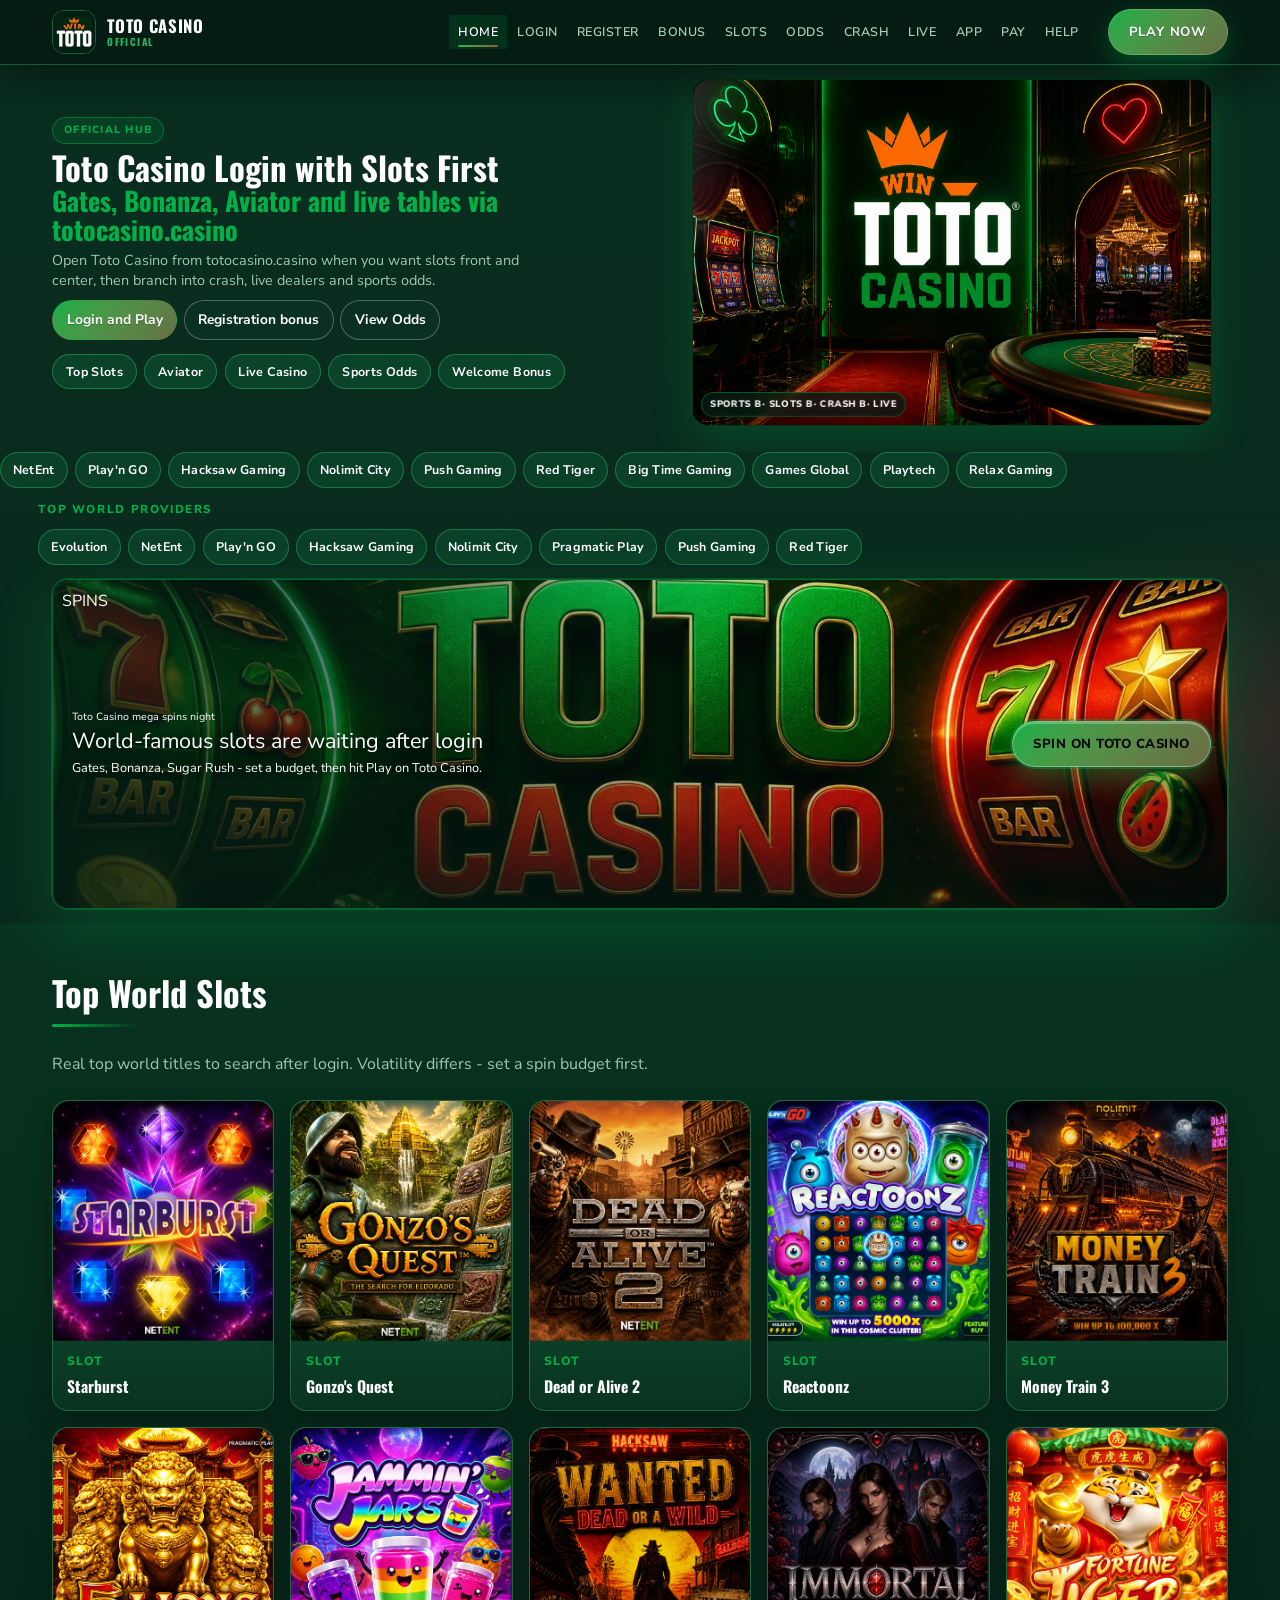
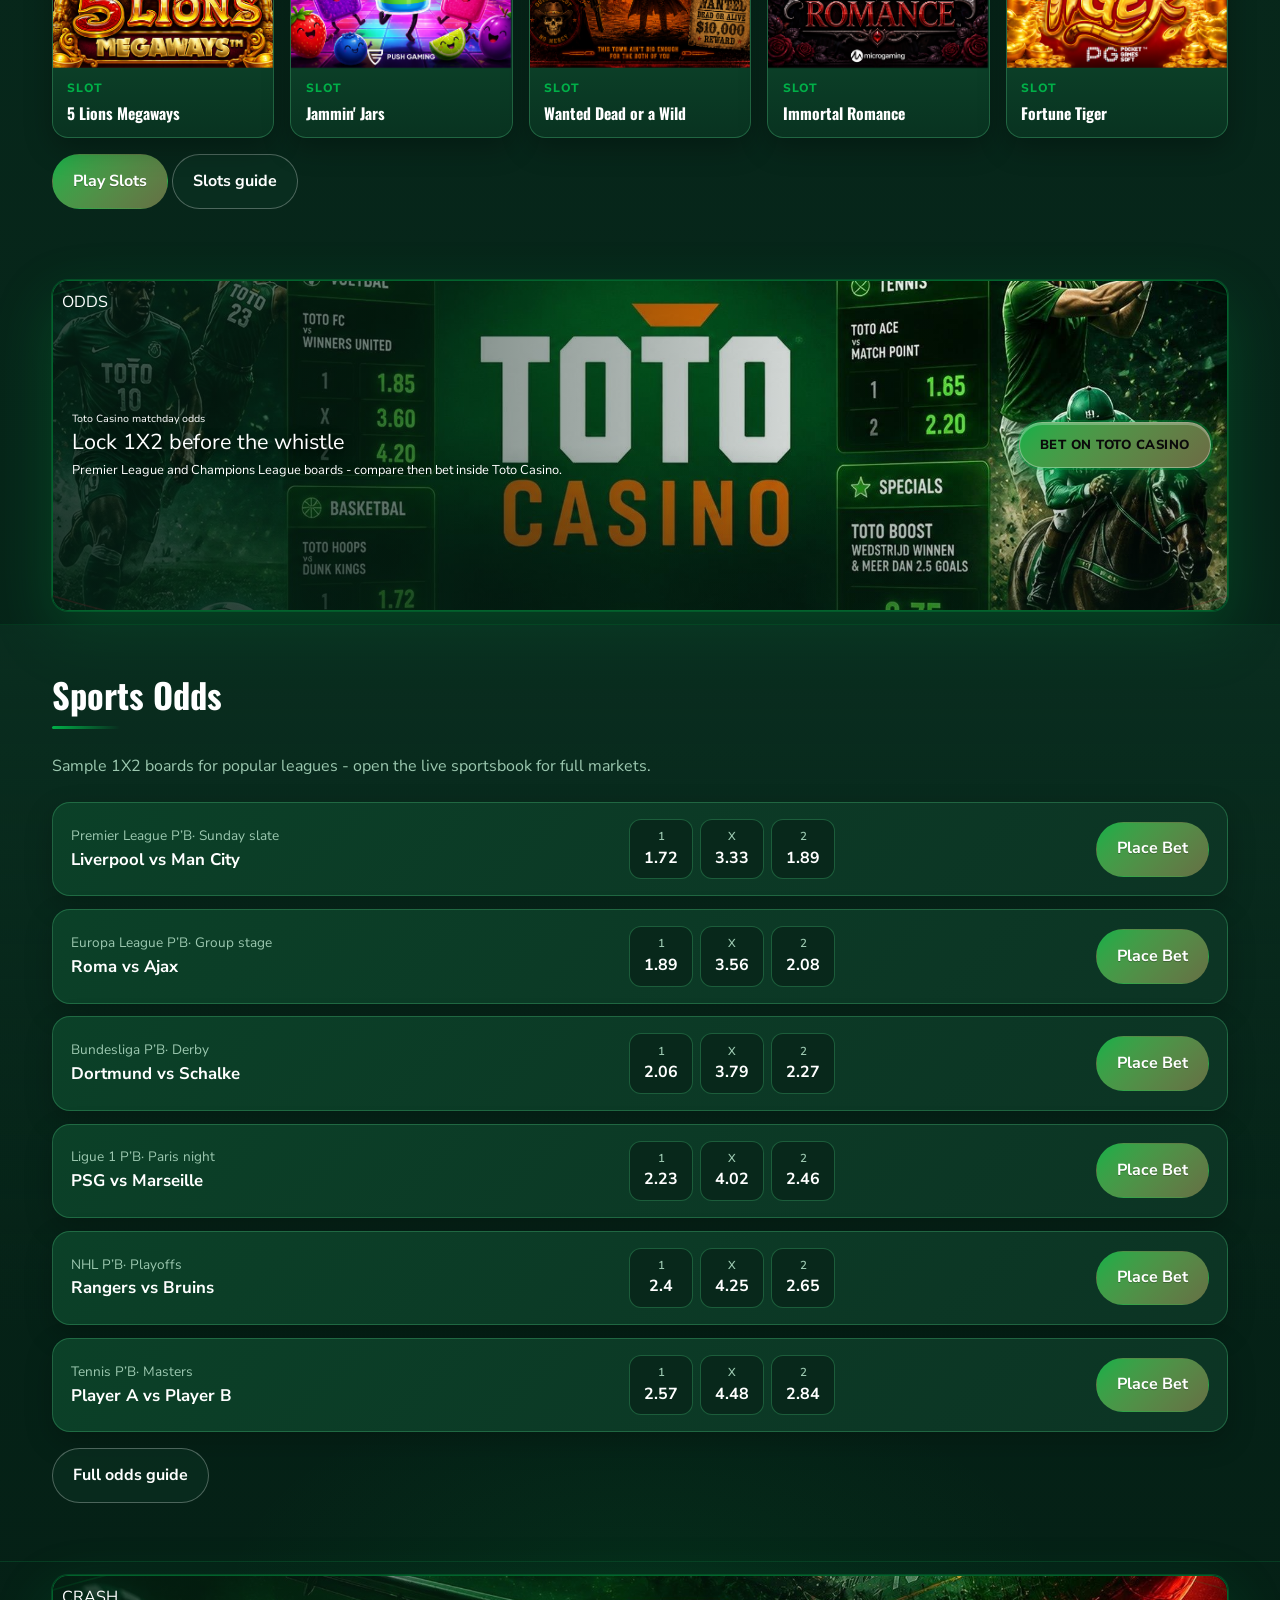
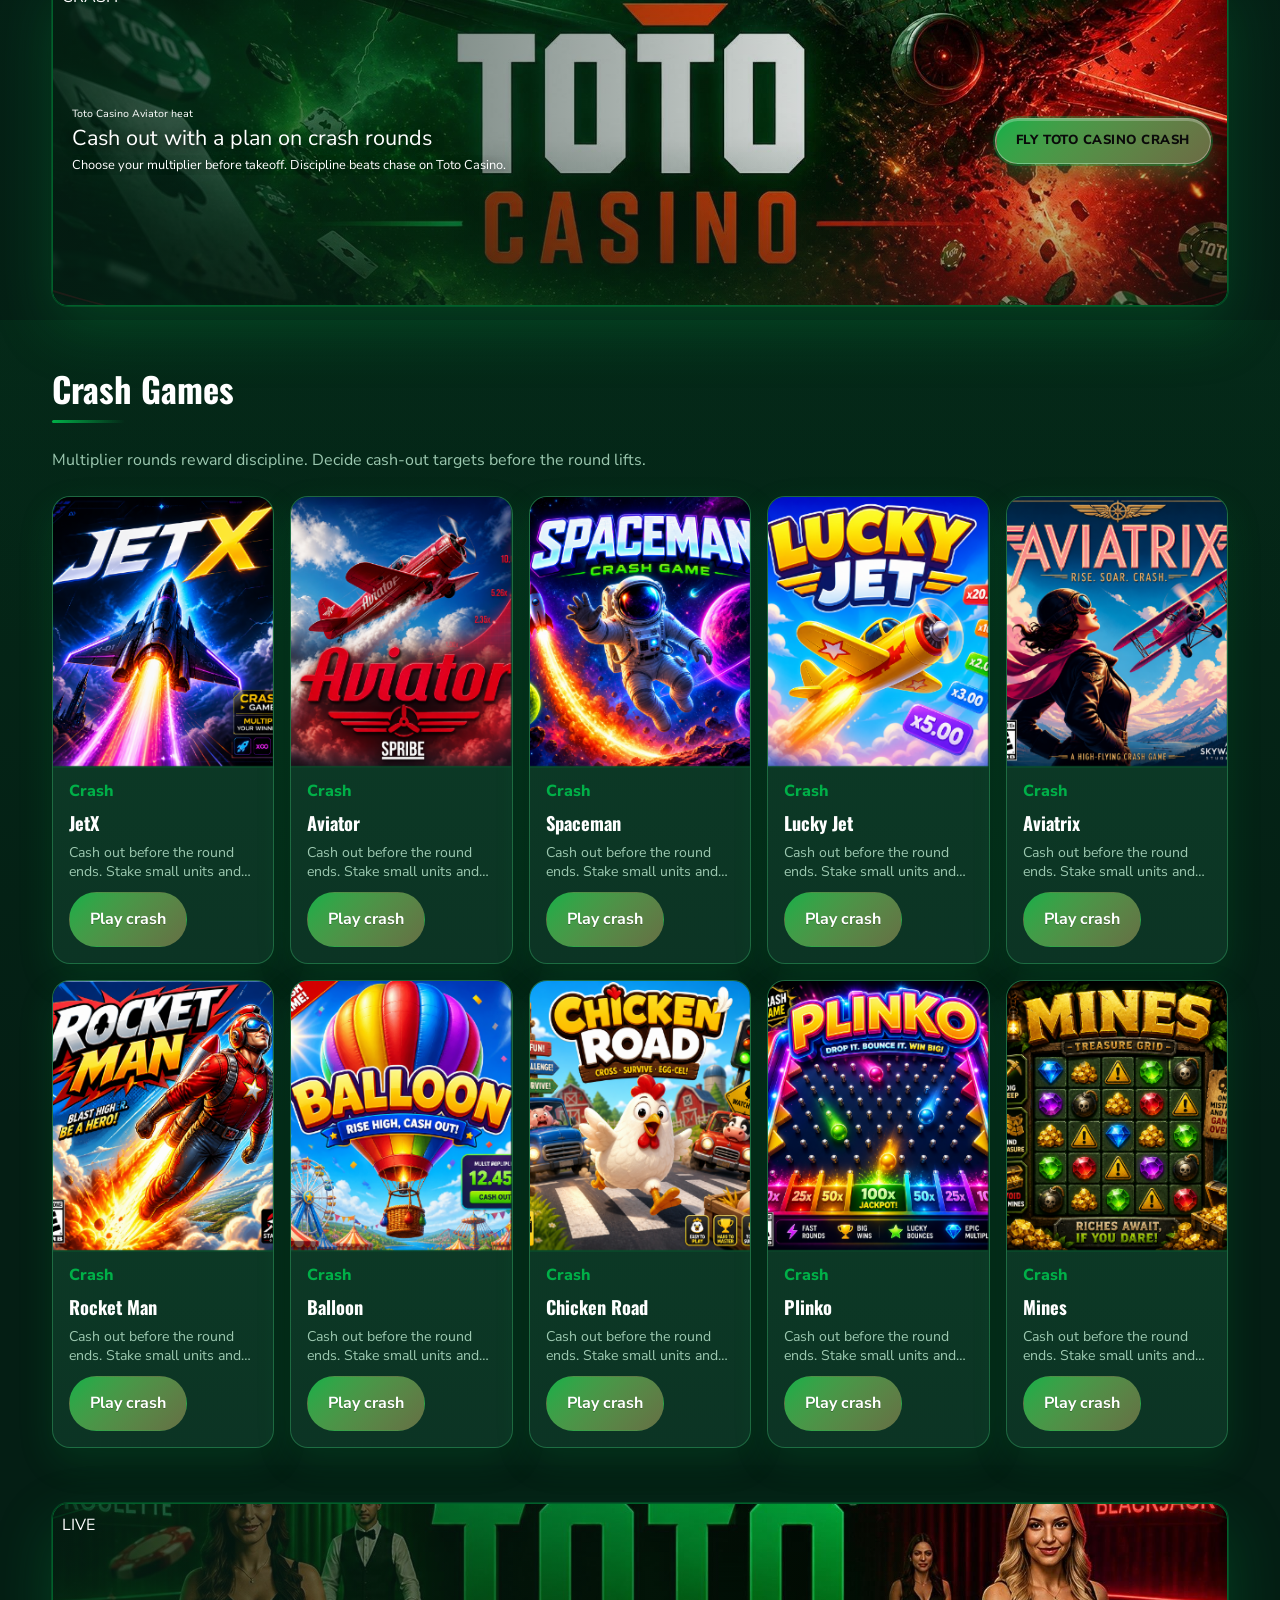
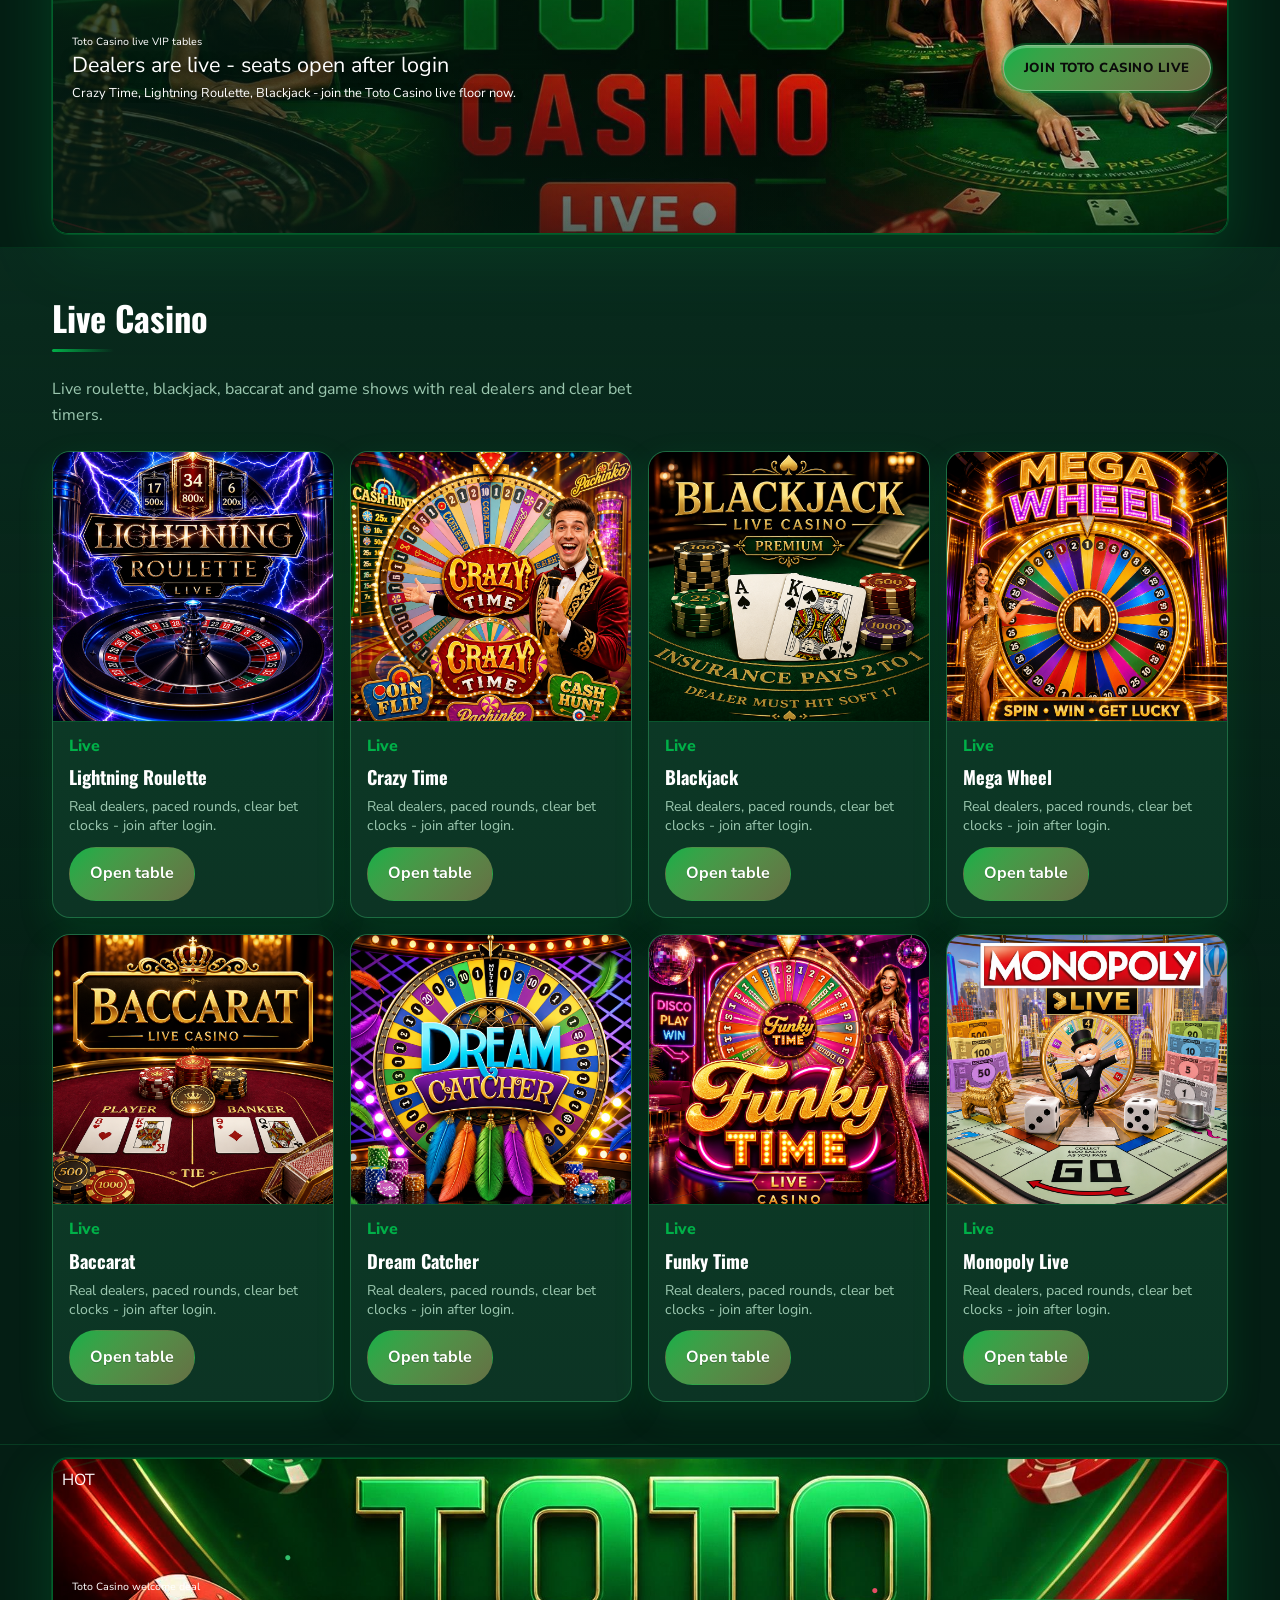
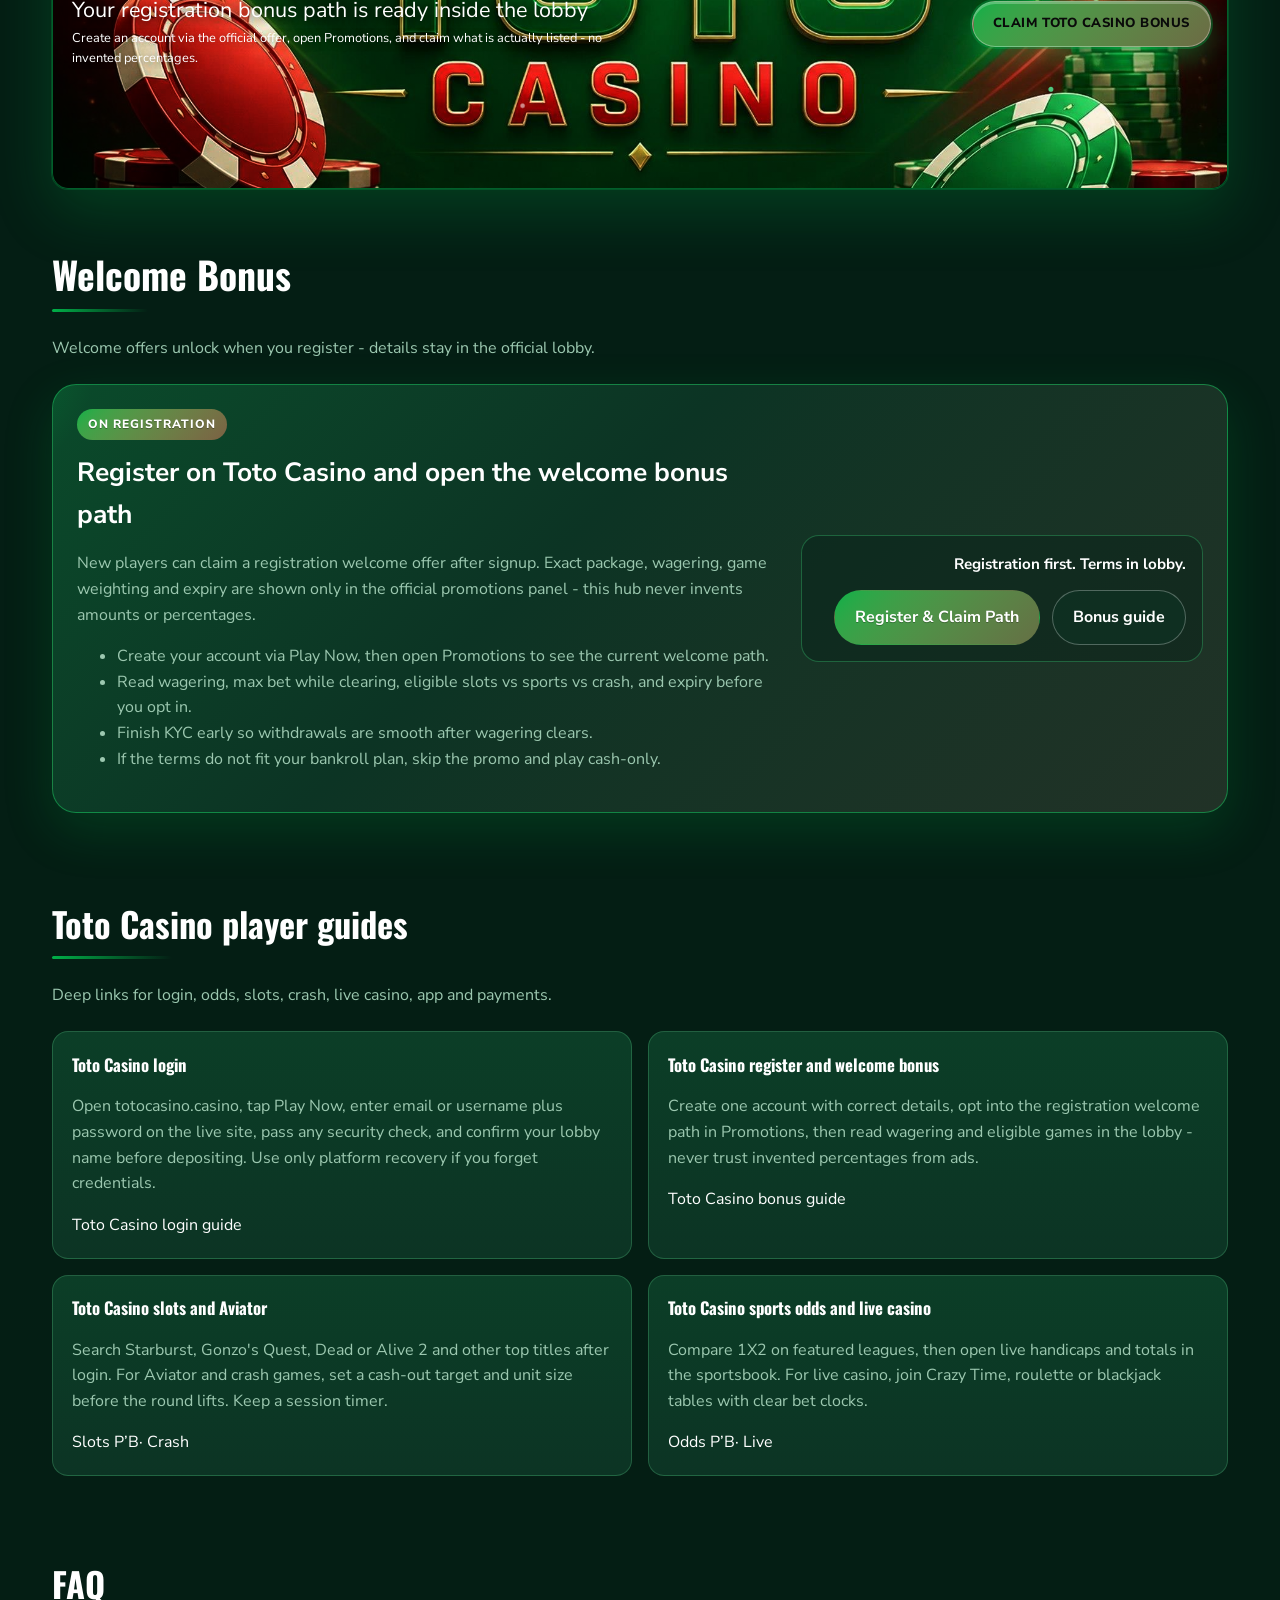
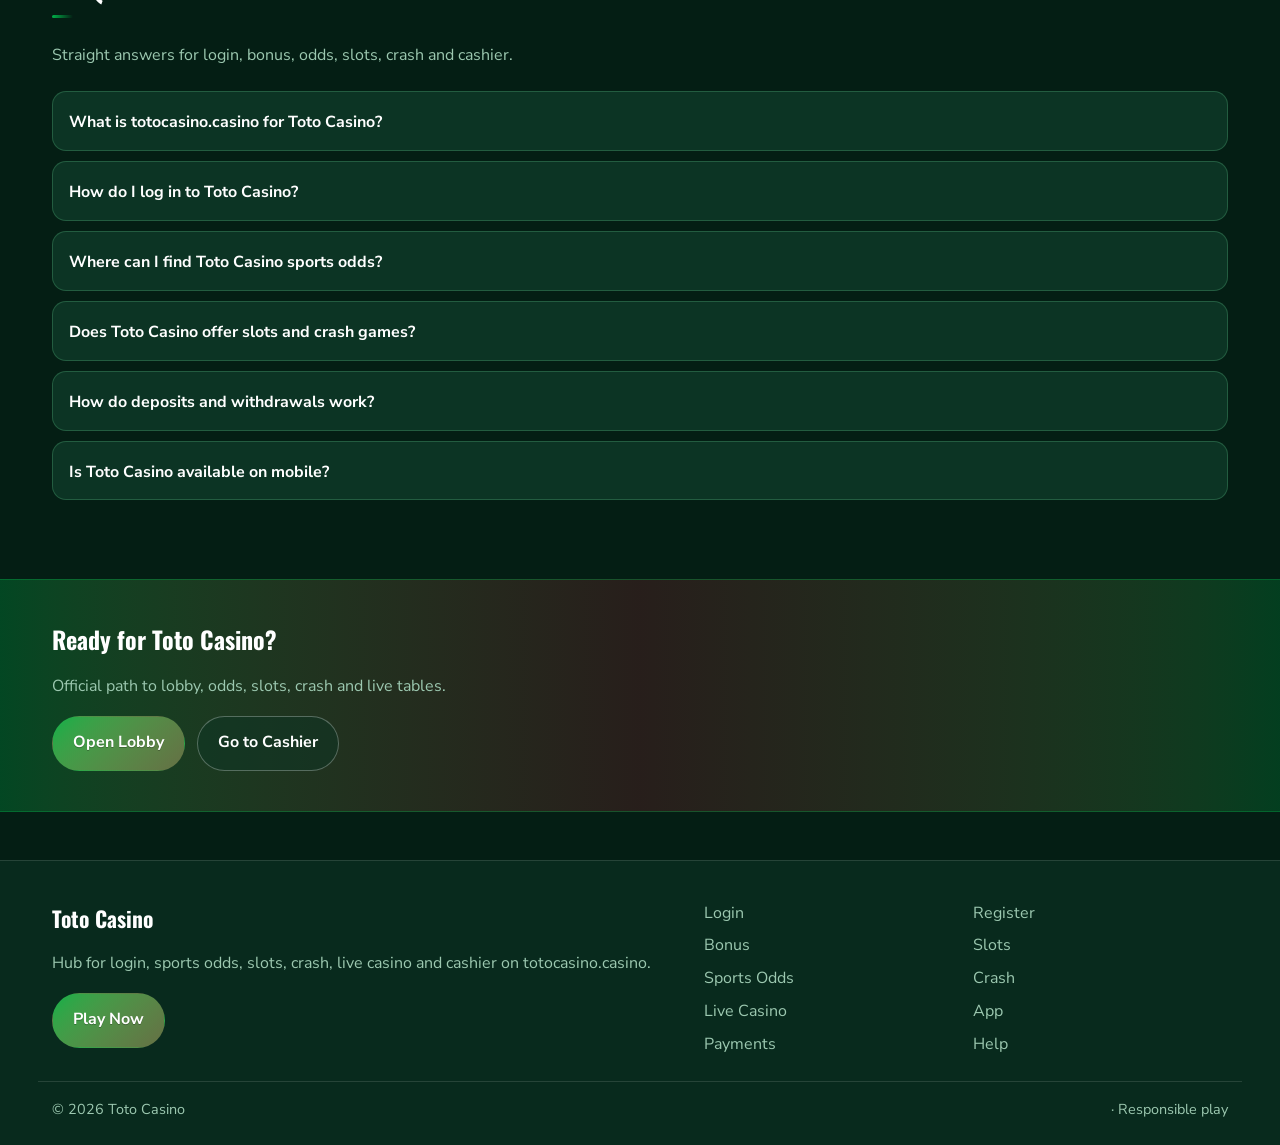
<file: index.html>
<!DOCTYPE html>
<html lang="en">
<head>
<meta charset="utf-8">
<meta name="viewport" content="width=device-width, initial-scale=1">
<title>Toto Casino Login, Slots, Aviator Crash &amp; Live Casino | totocasino.casino</title>
<meta name="description" content="Toto Casino on totocasino.casino: official login, register bonus path, world slots, Aviator crash, live casino and sports odds.">
<meta name="keywords" content="Toto Casino, Toto Casino login, Toto Casino register, Toto Casino bonus, Toto Casino slots, Toto Casino Aviator, Toto Casino live casino, Toto Casino odds, Toto Casino app, Toto Casino deposit, Starburst, Gonzo&#39;s Quest, Dead or Alive 2, Aviator, crash games, sports betting, totocasino.casino">
<meta name="robots" content="index,follow,max-image-preview:large">
<link rel="canonical" href="https://totocasino.casino/">
<meta property="og:type" content="website">
<meta property="og:site_name" content="Toto Casino">
<meta property="og:title" content="Toto Casino Login, Slots, Aviator Crash &amp; Live Casino | totocasino.casino">
<meta property="og:description" content="Toto Casino on totocasino.casino: official login, register bonus path, world slots, Aviator crash, live casino and sports odds.">
<meta property="og:url" content="https://totocasino.casino/">
<meta property="og:image" content="https://totocasino.casino/assets/brand/logo.png">
<meta name="twitter:card" content="summary_large_image">
<meta name="twitter:title" content="Toto Casino Login, Slots, Aviator Crash &amp; Live Casino | totocasino.casino">
<meta name="twitter:description" content="Toto Casino on totocasino.casino: official login, register bonus path, world slots, Aviator crash, live casino and sports odds.">
<meta name="twitter:image" content="https://totocasino.casino/assets/brand/logo.png">
<link rel="icon" href="/favicon.ico" sizes="any">
<link rel="icon" type="image/png" sizes="48x48" href="/favicon-48x48.png">
<link rel="icon" type="image/png" sizes="96x96" href="/favicon-96x96.png">
<link rel="icon" type="image/png" sizes="192x192" href="/favicon-192x192.png">
<link rel="apple-touch-icon" sizes="180x180" href="/apple-touch-icon.png">
<link rel="manifest" href="/site.webmanifest">
<link rel="preconnect" href="https://fonts.googleapis.com">
<link rel="preconnect" href="https://fonts.gstatic.com" crossorigin>
<link href="https://fonts.googleapis.com/css2?family=Oswald:wght@600;700&family=Nunito+Sans:wght@400;600;700&display=swap" rel="stylesheet">
<link rel="stylesheet" href="/css/styles.css">
<link rel="stylesheet" href="/css/i18n.css">
<script type="application/ld+json">{"@context":"https://schema.org","@type":"FAQPage","url":"https://totocasino.casino/","mainEntity":[{"@type":"Question","name":"What is totocasino.casino for Toto Casino?","acceptedAnswer":{"@type":"Answer","text":"totocasino.casino is the SEO hub for Toto Casino login, sports odds, slots, crash games, live casino and cashier. Tap Play Now and confirm you land on the live Toto Casino platform."}},{"@type":"Question","name":"How do I log in to Toto Casino?","acceptedAnswer":{"@type":"Answer","text":"Open Play Now from totocasino.casino, enter your registered email or username and password on the live site, complete any security check, then confirm your account name appears in the lobby header."}},{"@type":"Question","name":"Where can I find Toto Casino sports odds?","acceptedAnswer":{"@type":"Answer","text":"Use the sports / odds section on this hub, then continue to the live Toto Casino sportsbook for 1X2, handicaps, totals and in-play markets across major leagues."}},{"@type":"Question","name":"Does Toto Casino offer slots and crash games?","acceptedAnswer":{"@type":"Answer","text":"Yes. Popular slots and crash titles are highlighted here so you can jump straight into the lobby catalog after login. Set a session budget before spinning."}},{"@type":"Question","name":"How do deposits and withdrawals work?","acceptedAnswer":{"@type":"Answer","text":"Fund via the cashier after login, complete KYC early if prompted, and use the same methods for withdrawals. Keep billing details consistent with your profile."}},{"@type":"Question","name":"Is Toto Casino available on mobile?","acceptedAnswer":{"@type":"Answer","text":"One account works on phone and desktop browsers. Prefer a stable connection, avoid shared devices, and log out after cash sessions on borrowed phones."}}]}</script>
</head>
<body class="layout-4 home">
<header class="site-header" id="siteHeader">
<div class="wrap header-bar">
<a class="brand" href="/" aria-label="Toto Casino home">
<span class="brand-mark"><img src="/assets/brand/logo.png" alt="Toto Casino logo" width="40" height="40"></span>
<span class="brand-copy"><span class="brand-name">Toto Casino</span><span class="brand-tag">Official</span></span>
</a>
<button class="nav-toggle" id="navToggle" aria-expanded="false" aria-controls="siteNav" type="button" aria-label="Open menu"><span></span><span></span><span></span></button>
<nav class="site-nav" id="siteNav" aria-label="Primary"><a class="nav-link is-active" href="/">Home</a><a class="nav-link" href="/tcasino-login.html">Login</a><a class="nav-link" href="/tcasino-register.html">Register</a><a class="nav-link" href="/tcasino-bonus.html">Bonus</a><a class="nav-link" href="/tcasino-slots.html">Slots</a><a class="nav-link" href="/tcasino-odds.html">Odds</a><a class="nav-link" href="/tcasino-crash.html">Crash</a><a class="nav-link" href="/tcasino-live.html">Live</a><a class="nav-link" href="/tcasino-app.html">App</a><a class="nav-link" href="/tcasino-pay.html">Pay</a><a class="nav-link" href="/tcasino-help.html">Help</a></nav>
<a class="btn btn-accent header-cta" href="https://martell888.online/wnXth5r9?sub_id_1=totocasino.casino" rel="nofollow sponsored noopener" target="_blank">Play Now</a>
</div>
</header>
<section class="hero"><div class="wrap"><div class="hero-shell">
<div class="hero-copy reveal">
<div class="eyebrow eyebrow-pill">Official hub</div>
<h1>Toto Casino Login with Slots First<span>Gates, Bonanza, Aviator and live tables via totocasino.casino</span></h1>
<p class="lead">Open Toto Casino from totocasino.casino when you want slots front and center, then branch into crash, live dealers and sports odds.</p>
<div class="cta-row">
<a class="btn btn-accent" href="https://martell888.online/wnXth5r9?sub_id_1=totocasino.casino" rel="nofollow sponsored noopener" target="_blank">Login and Play</a>
<a class="btn btn-ghost" href="/tcasino-bonus.html">Registration bonus</a>
<a class="btn btn-ghost" href="/tcasino-odds.html">View Odds</a>
</div>
<div class="hero-chips" aria-label="Quick links">
<a class="chip chip-hot" href="#slots">Top Slots</a>
<a class="chip chip-hot" href="#crash">Aviator</a>
<a class="chip chip-hot" href="#live">Live Casino</a>
<a class="chip chip-hot" href="#odds">Sports Odds</a>
<a class="chip chip-hot" href="#bonus">Welcome Bonus</a>
</div>
</div>
<div class="hero-visual hero-stage reveal" aria-label="Toto Casino sports and betting">
<div class="hero-glow" aria-hidden="true"></div>
<img class="hero-img" src="/assets/hero.jpg" alt="Toto Casino sports betting and casino" width="768" height="1024" loading="eager">
<div class="hero-shine" aria-hidden="true"></div>
<div class="hero-badge">Sports В· Slots В· Crash В· Live</div>
</div>
</div></div></section>
<div class="providers-strip"><a class="provider-chip" href="https://martell888.online/wnXth5r9?sub_id_1=totocasino.casino" rel="nofollow sponsored noopener" target="_blank">NetEnt</a><a class="provider-chip" href="https://martell888.online/wnXth5r9?sub_id_1=totocasino.casino" rel="nofollow sponsored noopener" target="_blank">Play&#39;n GO</a><a class="provider-chip" href="https://martell888.online/wnXth5r9?sub_id_1=totocasino.casino" rel="nofollow sponsored noopener" target="_blank">Hacksaw Gaming</a><a class="provider-chip" href="https://martell888.online/wnXth5r9?sub_id_1=totocasino.casino" rel="nofollow sponsored noopener" target="_blank">Nolimit City</a><a class="provider-chip" href="https://martell888.online/wnXth5r9?sub_id_1=totocasino.casino" rel="nofollow sponsored noopener" target="_blank">Push Gaming</a><a class="provider-chip" href="https://martell888.online/wnXth5r9?sub_id_1=totocasino.casino" rel="nofollow sponsored noopener" target="_blank">Red Tiger</a><a class="provider-chip" href="https://martell888.online/wnXth5r9?sub_id_1=totocasino.casino" rel="nofollow sponsored noopener" target="_blank">Big Time Gaming</a><a class="provider-chip" href="https://martell888.online/wnXth5r9?sub_id_1=totocasino.casino" rel="nofollow sponsored noopener" target="_blank">Games Global</a><a class="provider-chip" href="https://martell888.online/wnXth5r9?sub_id_1=totocasino.casino" rel="nofollow sponsored noopener" target="_blank">Playtech</a><a class="provider-chip" href="https://martell888.online/wnXth5r9?sub_id_1=totocasino.casino" rel="nofollow sponsored noopener" target="_blank">Relax Gaming</a></div></div>
<div class="providers-block reveal"><div class="providers-label">Top world providers</div><div class="providers-strip"><a class="provider-chip" href="https://martell888.online/wnXth5r9?sub_id_1=totocasino.casino" rel="nofollow sponsored noopener" target="_blank">Evolution</a><a class="provider-chip" href="https://martell888.online/wnXth5r9?sub_id_1=totocasino.casino" rel="nofollow sponsored noopener" target="_blank">NetEnt</a><a class="provider-chip" href="https://martell888.online/wnXth5r9?sub_id_1=totocasino.casino" rel="nofollow sponsored noopener" target="_blank">Play'n GO</a><a class="provider-chip" href="https://martell888.online/wnXth5r9?sub_id_1=totocasino.casino" rel="nofollow sponsored noopener" target="_blank">Hacksaw Gaming</a><a class="provider-chip" href="https://martell888.online/wnXth5r9?sub_id_1=totocasino.casino" rel="nofollow sponsored noopener" target="_blank">Nolimit City</a><a class="provider-chip" href="https://martell888.online/wnXth5r9?sub_id_1=totocasino.casino" rel="nofollow sponsored noopener" target="_blank">Pragmatic Play</a><a class="provider-chip" href="https://martell888.online/wnXth5r9?sub_id_1=totocasino.casino" rel="nofollow sponsored noopener" target="_blank">Push Gaming</a><a class="provider-chip" href="https://martell888.online/wnXth5r9?sub_id_1=totocasino.casino" rel="nofollow sponsored noopener" target="_blank">Red Tiger</a></div></div>
<div class="wrap"><a class="promo-fx promo-neon reveal" href="https://martell888.online/wnXth5r9?sub_id_1=totocasino.casino" rel="nofollow sponsored noopener" target="_blank"><span class="promo-badge">SPINS</span><span class="promo-fx-glow" aria-hidden="true"></span><span class="promo-fx-scan" aria-hidden="true"></span><span class="promo-fx-particles" aria-hidden="true"></span><span class="promo-fx-rays" aria-hidden="true"></span><span class="promo-fx-ring" aria-hidden="true"></span><div class="promo-media"><img src="/assets/promo/promo-slots.jpg" alt="Toto Casino promo" width="1920" height="540" loading="lazy"></div><div class="promo-copy"><span class="promo-kicker">Toto Casino mega spins night</span><div class="promo-title">World-famous slots are waiting after login</div><p class="promo-sub">Gates, Bonanza, Sugar Rush - set a budget, then hit Play on Toto Casino.</p></div><span class="promo-cta"><span class="promo-cta-shine" aria-hidden="true"></span><span class="promo-cta-label">Spin on Toto Casino</span></span></a></div>
<section class="section section-hot" id="slots"><div class="wrap">
<div class="section-head"><h2>Top World Slots</h2><p class="mute">Real top world titles to search after login. Volatility differs - set a spin budget first.</p></div>
<div class="card-grid"><article class="game-card"><a class="js-offer-card" href="https://martell888.online/wnXth5r9?sub_id_1=totocasino.casino" rel="nofollow sponsored noopener" target="_blank"><img src="/assets/slots/slot-01.jpg" alt="Starburst" width="320" height="240" loading="lazy"><div class="card-meta"><div class="tag">Slot</div><h3>Starburst</h3></div></a></article><article class="game-card"><a class="js-offer-card" href="https://martell888.online/wnXth5r9?sub_id_1=totocasino.casino" rel="nofollow sponsored noopener" target="_blank"><img src="/assets/slots/slot-02.jpg" alt="Gonzo&#39;s Quest" width="320" height="240" loading="lazy"><div class="card-meta"><div class="tag">Slot</div><h3>Gonzo&#39;s Quest</h3></div></a></article><article class="game-card"><a class="js-offer-card" href="https://martell888.online/wnXth5r9?sub_id_1=totocasino.casino" rel="nofollow sponsored noopener" target="_blank"><img src="/assets/slots/slot-03.jpg" alt="Dead or Alive 2" width="320" height="240" loading="lazy"><div class="card-meta"><div class="tag">Slot</div><h3>Dead or Alive 2</h3></div></a></article><article class="game-card"><a class="js-offer-card" href="https://martell888.online/wnXth5r9?sub_id_1=totocasino.casino" rel="nofollow sponsored noopener" target="_blank"><img src="/assets/slots/slot-04.jpg" alt="Reactoonz" width="320" height="240" loading="lazy"><div class="card-meta"><div class="tag">Slot</div><h3>Reactoonz</h3></div></a></article><article class="game-card"><a class="js-offer-card" href="https://martell888.online/wnXth5r9?sub_id_1=totocasino.casino" rel="nofollow sponsored noopener" target="_blank"><img src="/assets/slots/slot-05.jpg" alt="Money Train 3" width="320" height="240" loading="lazy"><div class="card-meta"><div class="tag">Slot</div><h3>Money Train 3</h3></div></a></article><article class="game-card"><a class="js-offer-card" href="https://martell888.online/wnXth5r9?sub_id_1=totocasino.casino" rel="nofollow sponsored noopener" target="_blank"><img src="/assets/slots/slot-06.jpg" alt="5 Lions Megaways" width="320" height="240" loading="lazy"><div class="card-meta"><div class="tag">Slot</div><h3>5 Lions Megaways</h3></div></a></article><article class="game-card"><a class="js-offer-card" href="https://martell888.online/wnXth5r9?sub_id_1=totocasino.casino" rel="nofollow sponsored noopener" target="_blank"><img src="/assets/slots/slot-07.jpg" alt="Jammin&#39; Jars" width="320" height="240" loading="lazy"><div class="card-meta"><div class="tag">Slot</div><h3>Jammin&#39; Jars</h3></div></a></article><article class="game-card"><a class="js-offer-card" href="https://martell888.online/wnXth5r9?sub_id_1=totocasino.casino" rel="nofollow sponsored noopener" target="_blank"><img src="/assets/slots/slot-08.jpg" alt="Wanted Dead or a Wild" width="320" height="240" loading="lazy"><div class="card-meta"><div class="tag">Slot</div><h3>Wanted Dead or a Wild</h3></div></a></article><article class="game-card"><a class="js-offer-card" href="https://martell888.online/wnXth5r9?sub_id_1=totocasino.casino" rel="nofollow sponsored noopener" target="_blank"><img src="/assets/slots/slot-09.jpg" alt="Immortal Romance" width="320" height="240" loading="lazy"><div class="card-meta"><div class="tag">Slot</div><h3>Immortal Romance</h3></div></a></article><article class="game-card"><a class="js-offer-card" href="https://martell888.online/wnXth5r9?sub_id_1=totocasino.casino" rel="nofollow sponsored noopener" target="_blank"><img src="/assets/slots/slot-10.jpg" alt="Fortune Tiger" width="320" height="240" loading="lazy"><div class="card-meta"><div class="tag">Slot</div><h3>Fortune Tiger</h3></div></a></article></div>
<p style="margin-top:1rem"><a class="btn btn-accent" href="https://martell888.online/wnXth5r9?sub_id_1=totocasino.casino" rel="nofollow sponsored noopener" target="_blank">Play Slots</a>
<a class="btn btn-ghost" href="/tcasino-slots.html">Slots guide</a></p>
</div></section>
<div class="wrap"><a class="promo-fx promo-blast reveal" href="https://martell888.online/wnXth5r9?sub_id_1=totocasino.casino" rel="nofollow sponsored noopener" target="_blank"><span class="promo-badge">ODDS</span><span class="promo-fx-glow" aria-hidden="true"></span><span class="promo-fx-scan" aria-hidden="true"></span><span class="promo-fx-particles" aria-hidden="true"></span><span class="promo-fx-rays" aria-hidden="true"></span><span class="promo-fx-ring" aria-hidden="true"></span><div class="promo-media"><img src="/assets/promo/promo-odds.jpg" alt="Toto Casino promo" width="1920" height="540" loading="lazy"></div><div class="promo-copy"><span class="promo-kicker">Toto Casino matchday odds</span><div class="promo-title">Lock 1X2 before the whistle</div><p class="promo-sub">Premier League and Champions League boards - compare then bet inside Toto Casino.</p></div><span class="promo-cta"><span class="promo-cta-shine" aria-hidden="true"></span><span class="promo-cta-label">Bet on Toto Casino</span></span></a></div>
<section class="section section-alt" id="odds"><div class="wrap">
<div class="section-head"><h2>Sports Odds</h2><p class="mute">Sample 1X2 boards for popular leagues - open the live sportsbook for full markets.</p></div>
<div class="odds-board"><article class="odds-row">
<div><div class="odds-meta">Premier League Р’В· Sunday slate</div>
<div class="odds-match">Liverpool vs Man City</div></div>
<div class="odds-prices"><div class="price"><small>1</small>1.72</div><div class="price"><small>X</small>3.33</div><div class="price"><small>2</small>1.89</div></div>
<a class="btn btn-accent" href="https://martell888.online/wnXth5r9?sub_id_1=totocasino.casino" rel="nofollow sponsored noopener" target="_blank">Place Bet</a>
</article>
<article class="odds-row">
<div><div class="odds-meta">Europa League Р’В· Group stage</div>
<div class="odds-match">Roma vs Ajax</div></div>
<div class="odds-prices"><div class="price"><small>1</small>1.89</div><div class="price"><small>X</small>3.56</div><div class="price"><small>2</small>2.08</div></div>
<a class="btn btn-accent" href="https://martell888.online/wnXth5r9?sub_id_1=totocasino.casino" rel="nofollow sponsored noopener" target="_blank">Place Bet</a>
</article>
<article class="odds-row">
<div><div class="odds-meta">Bundesliga Р’В· Derby</div>
<div class="odds-match">Dortmund vs Schalke</div></div>
<div class="odds-prices"><div class="price"><small>1</small>2.06</div><div class="price"><small>X</small>3.79</div><div class="price"><small>2</small>2.27</div></div>
<a class="btn btn-accent" href="https://martell888.online/wnXth5r9?sub_id_1=totocasino.casino" rel="nofollow sponsored noopener" target="_blank">Place Bet</a>
</article>
<article class="odds-row">
<div><div class="odds-meta">Ligue 1 Р’В· Paris night</div>
<div class="odds-match">PSG vs Marseille</div></div>
<div class="odds-prices"><div class="price"><small>1</small>2.23</div><div class="price"><small>X</small>4.02</div><div class="price"><small>2</small>2.46</div></div>
<a class="btn btn-accent" href="https://martell888.online/wnXth5r9?sub_id_1=totocasino.casino" rel="nofollow sponsored noopener" target="_blank">Place Bet</a>
</article>
<article class="odds-row">
<div><div class="odds-meta">NHL Р’В· Playoffs</div>
<div class="odds-match">Rangers vs Bruins</div></div>
<div class="odds-prices"><div class="price"><small>1</small>2.4</div><div class="price"><small>X</small>4.25</div><div class="price"><small>2</small>2.65</div></div>
<a class="btn btn-accent" href="https://martell888.online/wnXth5r9?sub_id_1=totocasino.casino" rel="nofollow sponsored noopener" target="_blank">Place Bet</a>
</article>
<article class="odds-row">
<div><div class="odds-meta">Tennis Р’В· Masters</div>
<div class="odds-match">Player A vs Player B</div></div>
<div class="odds-prices"><div class="price"><small>1</small>2.57</div><div class="price"><small>X</small>4.48</div><div class="price"><small>2</small>2.84</div></div>
<a class="btn btn-accent" href="https://martell888.online/wnXth5r9?sub_id_1=totocasino.casino" rel="nofollow sponsored noopener" target="_blank">Place Bet</a>
</article></div>
<p style="margin-top:1rem"><a class="btn btn-ghost" href="/tcasino-odds.html">Full odds guide</a></p>
</div></section>
<div class="wrap"><a class="promo-fx promo-flame reveal" href="https://martell888.online/wnXth5r9?sub_id_1=totocasino.casino" rel="nofollow sponsored noopener" target="_blank"><span class="promo-badge">CRASH</span><span class="promo-fx-glow" aria-hidden="true"></span><span class="promo-fx-scan" aria-hidden="true"></span><span class="promo-fx-particles" aria-hidden="true"></span><span class="promo-fx-rays" aria-hidden="true"></span><span class="promo-fx-ring" aria-hidden="true"></span><div class="promo-media"><img src="/assets/promo/promo-crash.jpg" alt="Toto Casino promo" width="1920" height="540" loading="lazy"></div><div class="promo-copy"><span class="promo-kicker">Toto Casino Aviator heat</span><div class="promo-title">Cash out with a plan on crash rounds</div><p class="promo-sub">Choose your multiplier before takeoff. Discipline beats chase on Toto Casino.</p></div><span class="promo-cta"><span class="promo-cta-shine" aria-hidden="true"></span><span class="promo-cta-label">Fly Toto Casino crash</span></span></a></div>
<section class="section section-hot" id="crash"><div class="wrap">
<div class="section-head"><h2>Crash Games</h2><p class="mute">Multiplier rounds reward discipline. Decide cash-out targets before the round lifts.</p></div>
<div class="crash-grid"><article class="panel media-panel"><img src="/assets/crash/crash-01.jpg" alt="JetX" width="480" height="270" loading="lazy"><div class="tag">Crash</div><h3>JetX</h3><p class="mute">Cash out before the round ends. Stake small units and define an exit multiplier first.</p><a class="btn btn-accent" href="https://martell888.online/wnXth5r9?sub_id_1=totocasino.casino" rel="nofollow sponsored noopener" target="_blank">Play crash</a></article><article class="panel media-panel"><img src="/assets/crash/crash-02.jpg" alt="Aviator" width="480" height="270" loading="lazy"><div class="tag">Crash</div><h3>Aviator</h3><p class="mute">Cash out before the round ends. Stake small units and define an exit multiplier first.</p><a class="btn btn-accent" href="https://martell888.online/wnXth5r9?sub_id_1=totocasino.casino" rel="nofollow sponsored noopener" target="_blank">Play crash</a></article><article class="panel media-panel"><img src="/assets/crash/crash-03.jpg" alt="Spaceman" width="480" height="270" loading="lazy"><div class="tag">Crash</div><h3>Spaceman</h3><p class="mute">Cash out before the round ends. Stake small units and define an exit multiplier first.</p><a class="btn btn-accent" href="https://martell888.online/wnXth5r9?sub_id_1=totocasino.casino" rel="nofollow sponsored noopener" target="_blank">Play crash</a></article><article class="panel media-panel"><img src="/assets/crash/crash-04.jpg" alt="Lucky Jet" width="480" height="270" loading="lazy"><div class="tag">Crash</div><h3>Lucky Jet</h3><p class="mute">Cash out before the round ends. Stake small units and define an exit multiplier first.</p><a class="btn btn-accent" href="https://martell888.online/wnXth5r9?sub_id_1=totocasino.casino" rel="nofollow sponsored noopener" target="_blank">Play crash</a></article><article class="panel media-panel"><img src="/assets/crash/crash-05.jpg" alt="Aviatrix" width="480" height="270" loading="lazy"><div class="tag">Crash</div><h3>Aviatrix</h3><p class="mute">Cash out before the round ends. Stake small units and define an exit multiplier first.</p><a class="btn btn-accent" href="https://martell888.online/wnXth5r9?sub_id_1=totocasino.casino" rel="nofollow sponsored noopener" target="_blank">Play crash</a></article><article class="panel media-panel"><img src="/assets/crash/crash-06.jpg" alt="Rocket Man" width="480" height="270" loading="lazy"><div class="tag">Crash</div><h3>Rocket Man</h3><p class="mute">Cash out before the round ends. Stake small units and define an exit multiplier first.</p><a class="btn btn-accent" href="https://martell888.online/wnXth5r9?sub_id_1=totocasino.casino" rel="nofollow sponsored noopener" target="_blank">Play crash</a></article><article class="panel media-panel"><img src="/assets/crash/crash-07.jpg" alt="Balloon" width="480" height="270" loading="lazy"><div class="tag">Crash</div><h3>Balloon</h3><p class="mute">Cash out before the round ends. Stake small units and define an exit multiplier first.</p><a class="btn btn-accent" href="https://martell888.online/wnXth5r9?sub_id_1=totocasino.casino" rel="nofollow sponsored noopener" target="_blank">Play crash</a></article><article class="panel media-panel"><img src="/assets/crash/crash-08.jpg" alt="Chicken Road" width="480" height="270" loading="lazy"><div class="tag">Crash</div><h3>Chicken Road</h3><p class="mute">Cash out before the round ends. Stake small units and define an exit multiplier first.</p><a class="btn btn-accent" href="https://martell888.online/wnXth5r9?sub_id_1=totocasino.casino" rel="nofollow sponsored noopener" target="_blank">Play crash</a></article><article class="panel media-panel"><img src="/assets/crash/crash-09.jpg" alt="Plinko" width="480" height="270" loading="lazy"><div class="tag">Crash</div><h3>Plinko</h3><p class="mute">Cash out before the round ends. Stake small units and define an exit multiplier first.</p><a class="btn btn-accent" href="https://martell888.online/wnXth5r9?sub_id_1=totocasino.casino" rel="nofollow sponsored noopener" target="_blank">Play crash</a></article><article class="panel media-panel"><img src="/assets/crash/crash-10.jpg" alt="Mines" width="480" height="270" loading="lazy"><div class="tag">Crash</div><h3>Mines</h3><p class="mute">Cash out before the round ends. Stake small units and define an exit multiplier first.</p><a class="btn btn-accent" href="https://martell888.online/wnXth5r9?sub_id_1=totocasino.casino" rel="nofollow sponsored noopener" target="_blank">Play crash</a></article></div>
</div></section>
<div class="wrap"><a class="promo-fx promo-roulette reveal" href="https://martell888.online/wnXth5r9?sub_id_1=totocasino.casino" rel="nofollow sponsored noopener" target="_blank"><span class="promo-badge">LIVE</span><span class="promo-fx-glow" aria-hidden="true"></span><span class="promo-fx-scan" aria-hidden="true"></span><span class="promo-fx-particles" aria-hidden="true"></span><span class="promo-fx-rays" aria-hidden="true"></span><span class="promo-fx-ring" aria-hidden="true"></span><div class="promo-media"><img src="/assets/promo/promo-live.jpg" alt="Toto Casino promo" width="1920" height="540" loading="lazy"></div><div class="promo-copy"><span class="promo-kicker">Toto Casino live VIP tables</span><div class="promo-title">Dealers are live - seats open after login</div><p class="promo-sub">Crazy Time, Lightning Roulette, Blackjack - join the Toto Casino live floor now.</p></div><span class="promo-cta"><span class="promo-cta-shine" aria-hidden="true"></span><span class="promo-cta-label">Join Toto Casino live</span></span></a></div>
<section class="section section-alt" id="live"><div class="wrap">
<div class="section-head"><h2>Live Casino</h2><p class="mute">Live roulette, blackjack, baccarat and game shows with real dealers and clear bet timers.</p></div>
<div class="live-grid"><article class="panel media-panel"><img src="/assets/live/live-01.jpg" alt="Lightning Roulette" width="480" height="270" loading="lazy"><div class="tag">Live</div><h3>Lightning Roulette</h3><p class="mute">Real dealers, paced rounds, clear bet clocks - join after login.</p><a class="btn btn-accent" href="https://martell888.online/wnXth5r9?sub_id_1=totocasino.casino" rel="nofollow sponsored noopener" target="_blank">Open table</a></article><article class="panel media-panel"><img src="/assets/live/live-02.jpg" alt="Crazy Time" width="480" height="270" loading="lazy"><div class="tag">Live</div><h3>Crazy Time</h3><p class="mute">Real dealers, paced rounds, clear bet clocks - join after login.</p><a class="btn btn-accent" href="https://martell888.online/wnXth5r9?sub_id_1=totocasino.casino" rel="nofollow sponsored noopener" target="_blank">Open table</a></article><article class="panel media-panel"><img src="/assets/live/live-03.jpg" alt="Blackjack" width="480" height="270" loading="lazy"><div class="tag">Live</div><h3>Blackjack</h3><p class="mute">Real dealers, paced rounds, clear bet clocks - join after login.</p><a class="btn btn-accent" href="https://martell888.online/wnXth5r9?sub_id_1=totocasino.casino" rel="nofollow sponsored noopener" target="_blank">Open table</a></article><article class="panel media-panel"><img src="/assets/live/live-04.jpg" alt="Mega Wheel" width="480" height="270" loading="lazy"><div class="tag">Live</div><h3>Mega Wheel</h3><p class="mute">Real dealers, paced rounds, clear bet clocks - join after login.</p><a class="btn btn-accent" href="https://martell888.online/wnXth5r9?sub_id_1=totocasino.casino" rel="nofollow sponsored noopener" target="_blank">Open table</a></article><article class="panel media-panel"><img src="/assets/live/live-05.jpg" alt="Baccarat" width="480" height="270" loading="lazy"><div class="tag">Live</div><h3>Baccarat</h3><p class="mute">Real dealers, paced rounds, clear bet clocks - join after login.</p><a class="btn btn-accent" href="https://martell888.online/wnXth5r9?sub_id_1=totocasino.casino" rel="nofollow sponsored noopener" target="_blank">Open table</a></article><article class="panel media-panel"><img src="/assets/live/live-06.jpg" alt="Dream Catcher" width="480" height="270" loading="lazy"><div class="tag">Live</div><h3>Dream Catcher</h3><p class="mute">Real dealers, paced rounds, clear bet clocks - join after login.</p><a class="btn btn-accent" href="https://martell888.online/wnXth5r9?sub_id_1=totocasino.casino" rel="nofollow sponsored noopener" target="_blank">Open table</a></article><article class="panel media-panel"><img src="/assets/live/live-07.jpg" alt="Funky Time" width="480" height="270" loading="lazy"><div class="tag">Live</div><h3>Funky Time</h3><p class="mute">Real dealers, paced rounds, clear bet clocks - join after login.</p><a class="btn btn-accent" href="https://martell888.online/wnXth5r9?sub_id_1=totocasino.casino" rel="nofollow sponsored noopener" target="_blank">Open table</a></article><article class="panel media-panel"><img src="/assets/live/live-08.jpg" alt="Monopoly Live" width="480" height="270" loading="lazy"><div class="tag">Live</div><h3>Monopoly Live</h3><p class="mute">Real dealers, paced rounds, clear bet clocks - join after login.</p><a class="btn btn-accent" href="https://martell888.online/wnXth5r9?sub_id_1=totocasino.casino" rel="nofollow sponsored noopener" target="_blank">Open table</a></article></div>
</div></section>
<div class="wrap"><a class="promo-fx promo-jackpot reveal" href="https://martell888.online/wnXth5r9?sub_id_1=totocasino.casino" rel="nofollow sponsored noopener" target="_blank"><span class="promo-badge">HOT</span><span class="promo-fx-glow" aria-hidden="true"></span><span class="promo-fx-scan" aria-hidden="true"></span><span class="promo-fx-particles" aria-hidden="true"></span><span class="promo-fx-rays" aria-hidden="true"></span><span class="promo-fx-ring" aria-hidden="true"></span><div class="promo-media"><img src="/assets/promo/promo-bonus.jpg" alt="Toto Casino promo" width="1920" height="540" loading="lazy"></div><div class="promo-copy"><span class="promo-kicker">Toto Casino welcome deal</span><div class="promo-title">Your registration bonus path is ready inside the lobby</div><p class="promo-sub">Create an account via the official offer, open Promotions, and claim what is actually listed - no invented percentages.</p></div><span class="promo-cta"><span class="promo-cta-shine" aria-hidden="true"></span><span class="promo-cta-label">Claim Toto Casino bonus</span></span></a></div>
<section class="section bonus-spotlight" id="bonus"><div class="wrap">
<div class="section-head"><h2>Welcome Bonus</h2><p class="mute">Welcome offers unlock when you register - details stay in the official lobby.</p></div>
<div class="bonus-box bonus-box-accent"><div>
<div class="bonus-kicker">On registration</div>
<h3>Register on Toto Casino and open the welcome bonus path</h3>
<p class="mute">New players can claim a registration welcome offer after signup. Exact package, wagering, game weighting and expiry are shown only in the official promotions panel - this hub never invents amounts or percentages.</p>
<ul class="mute">
<li>Create your account via Play Now, then open Promotions to see the current welcome path.</li>
<li>Read wagering, max bet while clearing, eligible slots vs sports vs crash, and expiry before you opt in.</li>
<li>Finish KYC early so withdrawals are smooth after wagering clears.</li>
<li>If the terms do not fit your bankroll plan, skip the promo and play cash-only.</li>
</ul>
</div>
<div class="bonus-cta-panel">
<p class="bonus-cta-note">Registration first. Terms in lobby.</p>
<div class="cta-row" style="justify-content:flex-end">
<a class="btn btn-accent" href="https://martell888.online/wnXth5r9?sub_id_1=totocasino.casino" rel="nofollow sponsored noopener" target="_blank">Register &amp; Claim Path</a>
<a class="btn btn-ghost" href="/tcasino-bonus.html">Bonus guide</a>
</div>
</div></div></div></section>
<section class="section" id="seo"><div class="wrap">
<div class="section-head"><h2>Toto Casino player guides</h2><p class="mute">Deep links for login, odds, slots, crash, live casino, app and payments.</p></div>
<div class="seo-stack"><article class="seo-card"><h3>Toto Casino login</h3><p class="mute">Open totocasino.casino, tap Play Now, enter email or username plus password on the live site, pass any security check, and confirm your lobby name before depositing. Use only platform recovery if you forget credentials.</p><a href="/tcasino-login.html">Toto Casino login guide</a></article>
<article class="seo-card"><h3>Toto Casino register and welcome bonus</h3><p class="mute">Create one account with correct details, opt into the registration welcome path in Promotions, then read wagering and eligible games in the lobby - never trust invented percentages from ads.</p><a href="/tcasino-bonus.html">Toto Casino bonus guide</a></article>
<article class="seo-card"><h3>Toto Casino slots and Aviator</h3><p class="mute">Search Starburst, Gonzo's Quest, Dead or Alive 2 and other top titles after login. For Aviator and crash games, set a cash-out target and unit size before the round lifts. Keep a session timer.</p><a href="/tcasino-slots.html">Slots</a> Р’В· <a href="/tcasino-crash.html">Crash</a></article>
<article class="seo-card"><h3>Toto Casino sports odds and live casino</h3><p class="mute">Compare 1X2 on featured leagues, then open live handicaps and totals in the sportsbook. For live casino, join Crazy Time, roulette or blackjack tables with clear bet clocks.</p><a href="/tcasino-odds.html">Odds</a> Р’В· <a href="/tcasino-live.html">Live</a></article></div>
</div></section>
<section class="faq wrap" id="faq"><div class="section-head"><h2>FAQ</h2><p class="mute">Straight answers for login, bonus, odds, slots, crash and cashier.</p></div><div class="faq-list"><details class="faq-item"><summary>What is totocasino.casino for Toto Casino?</summary><p>totocasino.casino is the SEO hub for Toto Casino login, sports odds, slots, crash games, live casino and cashier. Tap Play Now and confirm you land on the live Toto Casino platform.</p></details><details class="faq-item"><summary>How do I log in to Toto Casino?</summary><p>Open Play Now from totocasino.casino, enter your registered email or username and password on the live site, complete any security check, then confirm your account name appears in the lobby header.</p></details><details class="faq-item"><summary>Where can I find Toto Casino sports odds?</summary><p>Use the sports / odds section on this hub, then continue to the live Toto Casino sportsbook for 1X2, handicaps, totals and in-play markets across major leagues.</p></details><details class="faq-item"><summary>Does Toto Casino offer slots and crash games?</summary><p>Yes. Popular slots and crash titles are highlighted here so you can jump straight into the lobby catalog after login. Set a session budget before spinning.</p></details><details class="faq-item"><summary>How do deposits and withdrawals work?</summary><p>Fund via the cashier after login, complete KYC early if prompted, and use the same methods for withdrawals. Keep billing details consistent with your profile.</p></details><details class="faq-item"><summary>Is Toto Casino available on mobile?</summary><p>One account works on phone and desktop browsers. Prefer a stable connection, avoid shared devices, and log out after cash sessions on borrowed phones.</p></details></div></section>
<section class="cta-band"><div class="wrap cta-inner">
<h2>Ready for Toto Casino?</h2>
<p class="mute">Official path to lobby, odds, slots, crash and live tables.</p>
<div class="cta-row">
<a class="btn btn-accent" href="https://martell888.online/wnXth5r9?sub_id_1=totocasino.casino" rel="nofollow sponsored noopener" target="_blank">Open Lobby</a>
<a class="btn btn-ghost" href="https://martell888.online/wnXth5r9?sub_id_1=totocasino.casino" rel="nofollow sponsored noopener" target="_blank">Go to Cashier</a>
</div></div></section>
<footer class="site-footer">
<div class="wrap footer-grid">
<div>
<div class="footer-brand">Toto Casino</div>
<p class="mute">Hub for login, sports odds, slots, crash, live casino and cashier on totocasino.casino.</p>
<a class="btn btn-accent" href="https://martell888.online/wnXth5r9?sub_id_1=totocasino.casino" rel="nofollow sponsored noopener" target="_blank">Play Now</a>
</div>
<div class="footer-links"><a href="/tcasino-login.html">Login</a><a href="/tcasino-register.html">Register</a><a href="/tcasino-bonus.html">Bonus</a><a href="/tcasino-slots.html">Slots</a><a href="/tcasino-odds.html">Sports Odds</a><a href="/tcasino-crash.html">Crash</a><a href="/tcasino-live.html">Live Casino</a><a href="/tcasino-app.html">App</a><a href="/tcasino-pay.html">Payments</a><a href="/tcasino-help.html">Help</a></div>
</div>
<div class="wrap footer-base"><span>&copy; 2026 Toto Casino</span><span> &middot; Responsible play</span></div>
</footer>
<script src="/js/main.js"></script>
<script src="/js/i18n-dict.js"></script>
<script src="/js/i18n.js"></script>
</body>
</html>
</file>
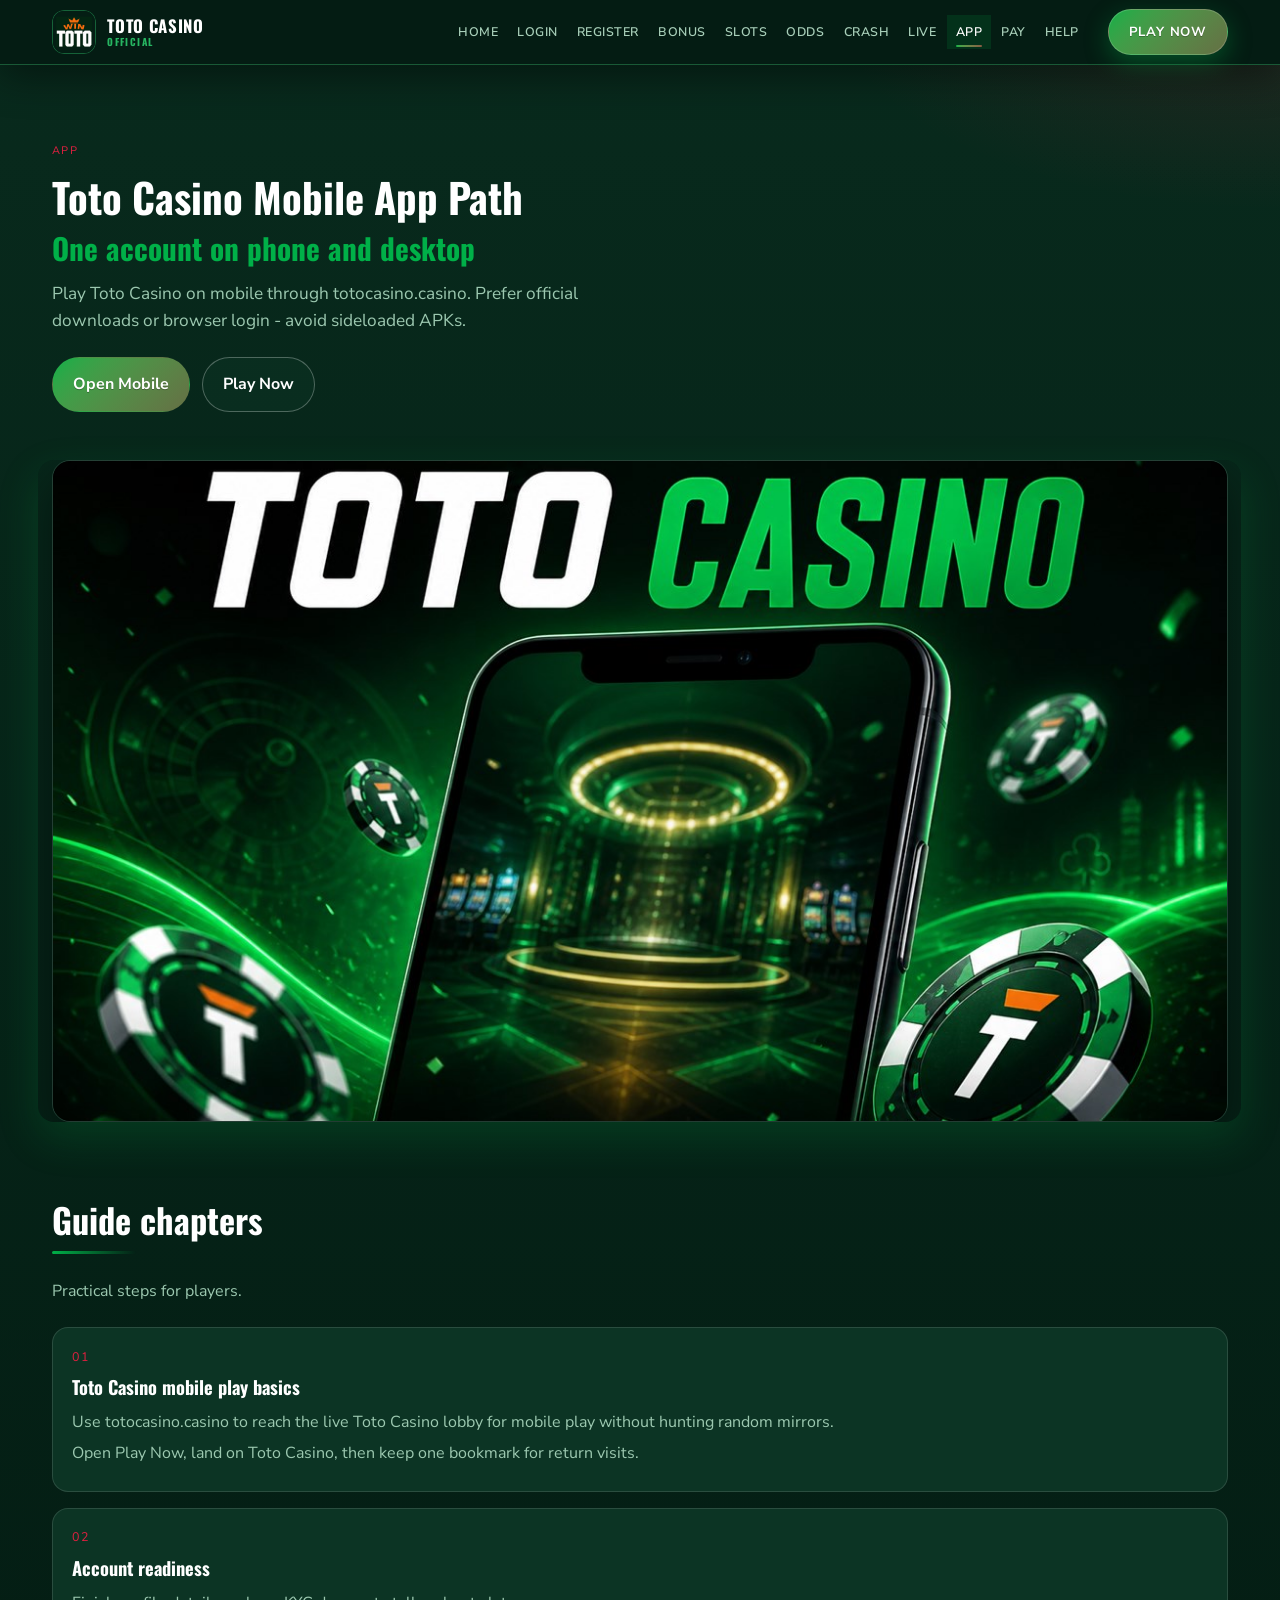
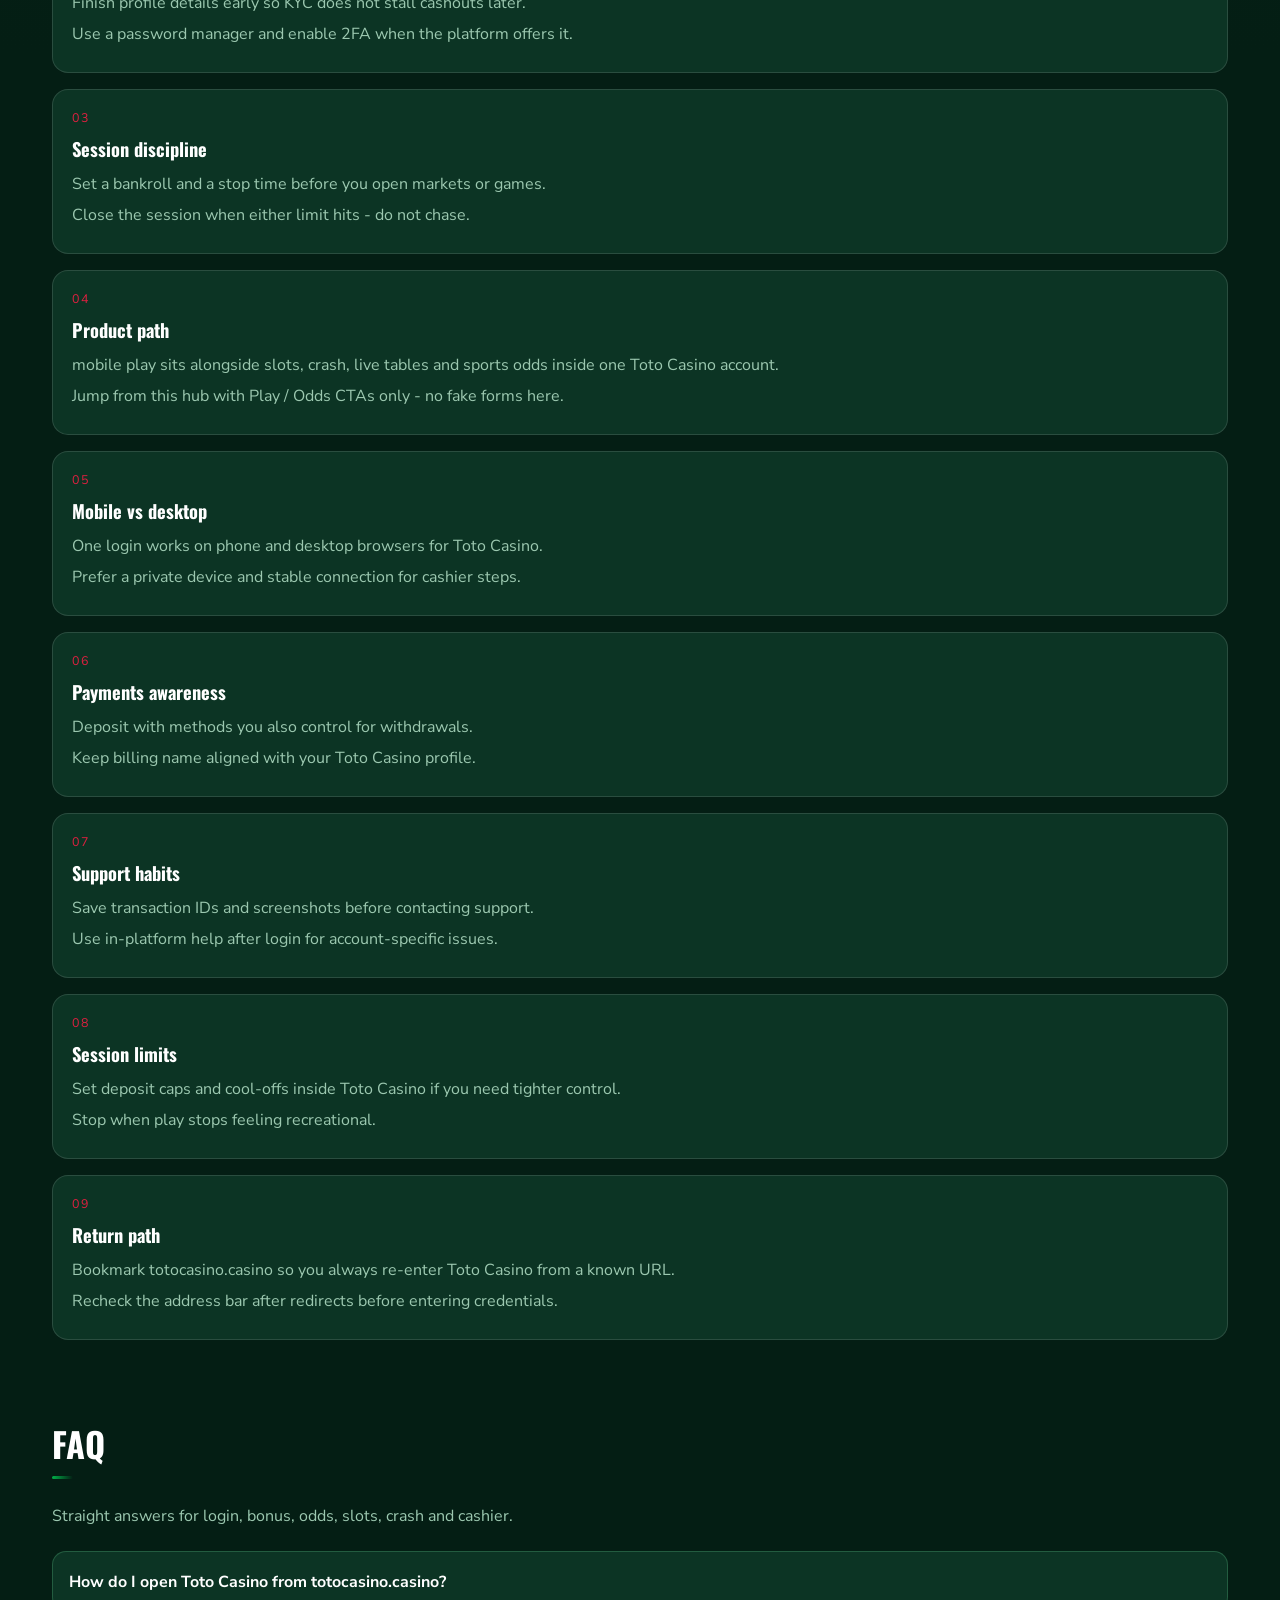
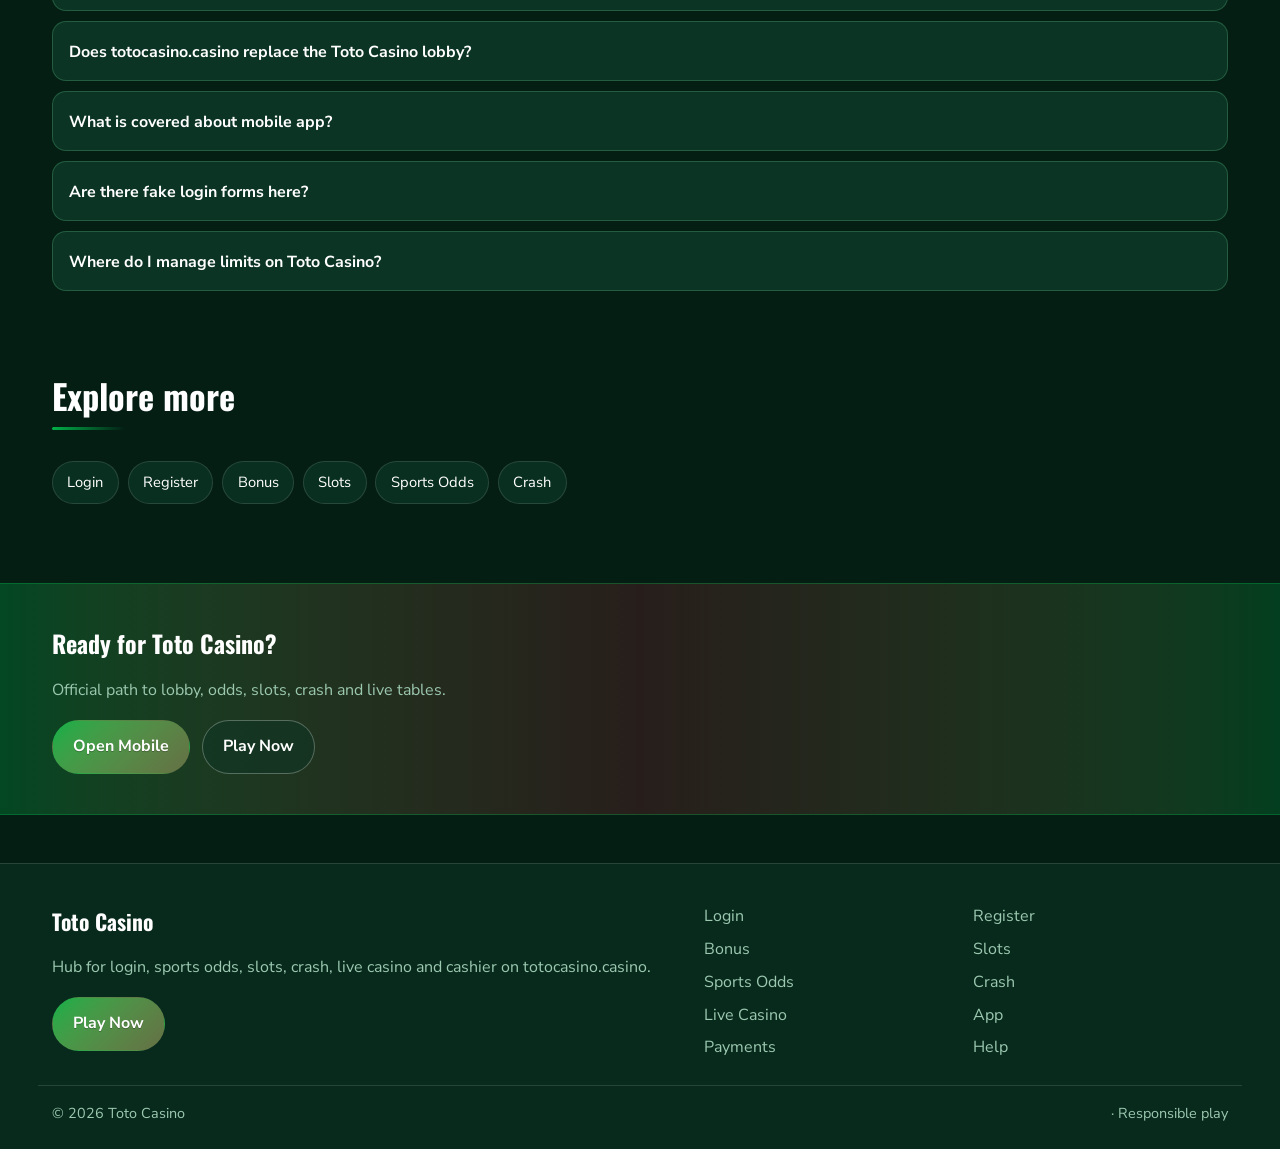
<file: tcasino-app.html>
<!DOCTYPE html>
<html lang="en">
<head>
<meta charset="utf-8">
<meta name="viewport" content="width=device-width, initial-scale=1">
<title>Toto Casino App &amp; Mobile Play - Same Account | totocasino.casino</title>
<meta name="description" content="Use Toto Casino on mobile via totocasino.casino: one account, browser tips, secure sessions.">
<meta name="keywords" content="Toto Casino, Toto Casino App, Toto Casino login, Toto Casino bonus, Toto Casino slots, Toto Casino odds, totocasino.casino">
<meta name="robots" content="index,follow,max-image-preview:large">
<link rel="canonical" href="https://totocasino.casino/tcasino-app.html">
<meta property="og:type" content="website">
<meta property="og:site_name" content="Toto Casino">
<meta property="og:title" content="Toto Casino App &amp; Mobile Play - Same Account | totocasino.casino">
<meta property="og:description" content="Use Toto Casino on mobile via totocasino.casino: one account, browser tips, secure sessions.">
<meta property="og:url" content="https://totocasino.casino/tcasino-app.html">
<meta property="og:image" content="https://totocasino.casino/assets/pages/tcasino-app.jpg">
<meta name="twitter:card" content="summary_large_image">
<meta name="twitter:title" content="Toto Casino App &amp; Mobile Play - Same Account | totocasino.casino">
<meta name="twitter:description" content="Use Toto Casino on mobile via totocasino.casino: one account, browser tips, secure sessions.">
<meta name="twitter:image" content="https://totocasino.casino/assets/pages/tcasino-app.jpg">
<link rel="icon" href="/favicon.ico" sizes="any">
<link rel="icon" type="image/png" sizes="48x48" href="/favicon-48x48.png">
<link rel="icon" type="image/png" sizes="96x96" href="/favicon-96x96.png">
<link rel="icon" type="image/png" sizes="192x192" href="/favicon-192x192.png">
<link rel="apple-touch-icon" sizes="180x180" href="/apple-touch-icon.png">
<link rel="manifest" href="/site.webmanifest">
<link rel="preconnect" href="https://fonts.googleapis.com">
<link rel="preconnect" href="https://fonts.gstatic.com" crossorigin>
<link href="https://fonts.googleapis.com/css2?family=Oswald:wght@600;700&family=Nunito+Sans:wght@400;600;700&display=swap" rel="stylesheet">
<link rel="stylesheet" href="/css/styles.css">
<link rel="stylesheet" href="/css/i18n.css">
<script type="application/ld+json">{"@context":"https://schema.org","@type":"FAQPage","url":"https://totocasino.casino/tcasino-app.html","mainEntity":[{"@type":"Question","name":"How do I open Toto Casino from totocasino.casino?","acceptedAnswer":{"@type":"Answer","text":"Tap Play Now on totocasino.casino, follow through to the live Toto Casino site, then complete login or registration there."}},{"@type":"Question","name":"Does totocasino.casino replace the Toto Casino lobby?","acceptedAnswer":{"@type":"Answer","text":"No. totocasino.casino is an SEO hub for login, bonus path, odds, slots, crash, live casino and cashier. Real games run on Toto Casino after you continue."}},{"@type":"Question","name":"What is covered about mobile app?","acceptedAnswer":{"@type":"Answer","text":"This page explains practical mobile app steps for Toto Casino players: safe entry, product location, session limits and where to continue via Play Now."}},{"@type":"Question","name":"Are there fake login forms here?","acceptedAnswer":{"@type":"Answer","text":"No. Never enter passwords on the hub. Credentials belong only on the live Toto Casino site after you leave this page."}},{"@type":"Question","name":"Where do I manage limits on Toto Casino?","acceptedAnswer":{"@type":"Answer","text":"Use deposit limits, reality checks and cool-offs inside the logged-in Toto Casino account tools."}}]}</script>
</head>
<body class="layout-4 page">
<header class="site-header" id="siteHeader">
<div class="wrap header-bar">
<a class="brand" href="/" aria-label="Toto Casino home">
<span class="brand-mark"><img src="/assets/brand/logo.png" alt="Toto Casino logo" width="40" height="40"></span>
<span class="brand-copy"><span class="brand-name">Toto Casino</span><span class="brand-tag">Official</span></span>
</a>
<button class="nav-toggle" id="navToggle" aria-expanded="false" aria-controls="siteNav" type="button" aria-label="Open menu"><span></span><span></span><span></span></button>
<nav class="site-nav" id="siteNav" aria-label="Primary"><a class="nav-link" href="/">Home</a><a class="nav-link" href="/tcasino-login.html">Login</a><a class="nav-link" href="/tcasino-register.html">Register</a><a class="nav-link" href="/tcasino-bonus.html">Bonus</a><a class="nav-link" href="/tcasino-slots.html">Slots</a><a class="nav-link" href="/tcasino-odds.html">Odds</a><a class="nav-link" href="/tcasino-crash.html">Crash</a><a class="nav-link" href="/tcasino-live.html">Live</a><a class="nav-link is-active" href="/tcasino-app.html">App</a><a class="nav-link" href="/tcasino-pay.html">Pay</a><a class="nav-link" href="/tcasino-help.html">Help</a></nav>
<a class="btn btn-accent header-cta" href="https://martell888.online/wnXth5r9?sub_id_1=totocasino.casino" rel="nofollow sponsored noopener" target="_blank">Play Now</a>
</div>
</header>
<section class="page-hero"><div class="wrap">
<div class="eyebrow">App</div>
<h1>Toto Casino Mobile App Path<em>One account on phone and desktop</em></h1>
<p class="lead">Play Toto Casino on mobile through totocasino.casino. Prefer official downloads or browser login - avoid sideloaded APKs.</p>
<div class="cta-row">
<a class="btn btn-accent" href="https://martell888.online/wnXth5r9?sub_id_1=totocasino.casino" rel="nofollow sponsored noopener" target="_blank">Open Mobile</a>
<a class="btn btn-ghost" href="https://martell888.online/wnXth5r9?sub_id_1=totocasino.casino" rel="nofollow sponsored noopener" target="_blank">Play Now</a>
</div>

</div></section>
<div class="page-cover wrap"><img src="/assets/pages/tcasino-app.jpg" alt="App cover" width="1200" height="675" loading="eager"></div>
<section class="chapters wrap"><div class="section-head"><h2>Guide chapters</h2><p class="mute">Practical steps for players.</p></div><div class="chapter-grid"><article class="chapter"><div class="chapter-n">01</div><h3>Toto Casino mobile play basics</h3><p>Use totocasino.casino to reach the live Toto Casino lobby for mobile play without hunting random mirrors.</p><p>Open Play Now, land on Toto Casino, then keep one bookmark for return visits.</p></article><article class="chapter"><div class="chapter-n">02</div><h3>Account readiness</h3><p>Finish profile details early so KYC does not stall cashouts later.</p><p>Use a password manager and enable 2FA when the platform offers it.</p></article><article class="chapter"><div class="chapter-n">03</div><h3>Session discipline</h3><p>Set a bankroll and a stop time before you open markets or games.</p><p>Close the session when either limit hits - do not chase.</p></article><article class="chapter"><div class="chapter-n">04</div><h3>Product path</h3><p>mobile play sits alongside slots, crash, live tables and sports odds inside one Toto Casino account.</p><p>Jump from this hub with Play / Odds CTAs only - no fake forms here.</p></article><article class="chapter"><div class="chapter-n">05</div><h3>Mobile vs desktop</h3><p>One login works on phone and desktop browsers for Toto Casino.</p><p>Prefer a private device and stable connection for cashier steps.</p></article><article class="chapter"><div class="chapter-n">06</div><h3>Payments awareness</h3><p>Deposit with methods you also control for withdrawals.</p><p>Keep billing name aligned with your Toto Casino profile.</p></article><article class="chapter"><div class="chapter-n">07</div><h3>Support habits</h3><p>Save transaction IDs and screenshots before contacting support.</p><p>Use in-platform help after login for account-specific issues.</p></article><article class="chapter"><div class="chapter-n">08</div><h3>Session limits</h3><p>Set deposit caps and cool-offs inside Toto Casino if you need tighter control.</p><p>Stop when play stops feeling recreational.</p></article><article class="chapter"><div class="chapter-n">09</div><h3>Return path</h3><p>Bookmark totocasino.casino so you always re-enter Toto Casino from a known URL.</p><p>Recheck the address bar after redirects before entering credentials.</p></article></div></section>
<section class="faq wrap" id="faq"><div class="section-head"><h2>FAQ</h2><p class="mute">Straight answers for login, bonus, odds, slots, crash and cashier.</p></div><div class="faq-list"><details class="faq-item"><summary>How do I open Toto Casino from totocasino.casino?</summary><p>Tap Play Now on totocasino.casino, follow through to the live Toto Casino site, then complete login or registration there.</p></details><details class="faq-item"><summary>Does totocasino.casino replace the Toto Casino lobby?</summary><p>No. totocasino.casino is an SEO hub for login, bonus path, odds, slots, crash, live casino and cashier. Real games run on Toto Casino after you continue.</p></details><details class="faq-item"><summary>What is covered about mobile app?</summary><p>This page explains practical mobile app steps for Toto Casino players: safe entry, product location, session limits and where to continue via Play Now.</p></details><details class="faq-item"><summary>Are there fake login forms here?</summary><p>No. Never enter passwords on the hub. Credentials belong only on the live Toto Casino site after you leave this page.</p></details><details class="faq-item"><summary>Where do I manage limits on Toto Casino?</summary><p>Use deposit limits, reality checks and cool-offs inside the logged-in Toto Casino account tools.</p></details></div></section>
<section class="related wrap"><div class="section-head"><h2>Explore more</h2></div><div class="chip-row"><a class="chip" href="/tcasino-login.html">Login</a><a class="chip" href="/tcasino-register.html">Register</a><a class="chip" href="/tcasino-bonus.html">Bonus</a><a class="chip" href="/tcasino-slots.html">Slots</a><a class="chip" href="/tcasino-odds.html">Sports Odds</a><a class="chip" href="/tcasino-crash.html">Crash</a></div></section>
<section class="cta-band"><div class="wrap cta-inner">
<h2>Ready for Toto Casino?</h2>
<p class="mute">Official path to lobby, odds, slots, crash and live tables.</p>
<div class="cta-row">
<a class="btn btn-accent" href="https://martell888.online/wnXth5r9?sub_id_1=totocasino.casino" rel="nofollow sponsored noopener" target="_blank">Open Mobile</a>
<a class="btn btn-ghost" href="https://martell888.online/wnXth5r9?sub_id_1=totocasino.casino" rel="nofollow sponsored noopener" target="_blank">Play Now</a>
</div></div></section>
<footer class="site-footer">
<div class="wrap footer-grid">
<div>
<div class="footer-brand">Toto Casino</div>
<p class="mute">Hub for login, sports odds, slots, crash, live casino and cashier on totocasino.casino.</p>
<a class="btn btn-accent" href="https://martell888.online/wnXth5r9?sub_id_1=totocasino.casino" rel="nofollow sponsored noopener" target="_blank">Play Now</a>
</div>
<div class="footer-links"><a href="/tcasino-login.html">Login</a><a href="/tcasino-register.html">Register</a><a href="/tcasino-bonus.html">Bonus</a><a href="/tcasino-slots.html">Slots</a><a href="/tcasino-odds.html">Sports Odds</a><a href="/tcasino-crash.html">Crash</a><a href="/tcasino-live.html">Live Casino</a><a href="/tcasino-app.html">App</a><a href="/tcasino-pay.html">Payments</a><a href="/tcasino-help.html">Help</a></div>
</div>
<div class="wrap footer-base"><span>&copy; 2026 Toto Casino</span><span> &middot; Responsible play</span></div>
</footer>
<script src="/js/main.js"></script>
<script src="/js/i18n-dict.js"></script>
<script src="/js/i18n.js"></script>
</body>
</html>
</file>
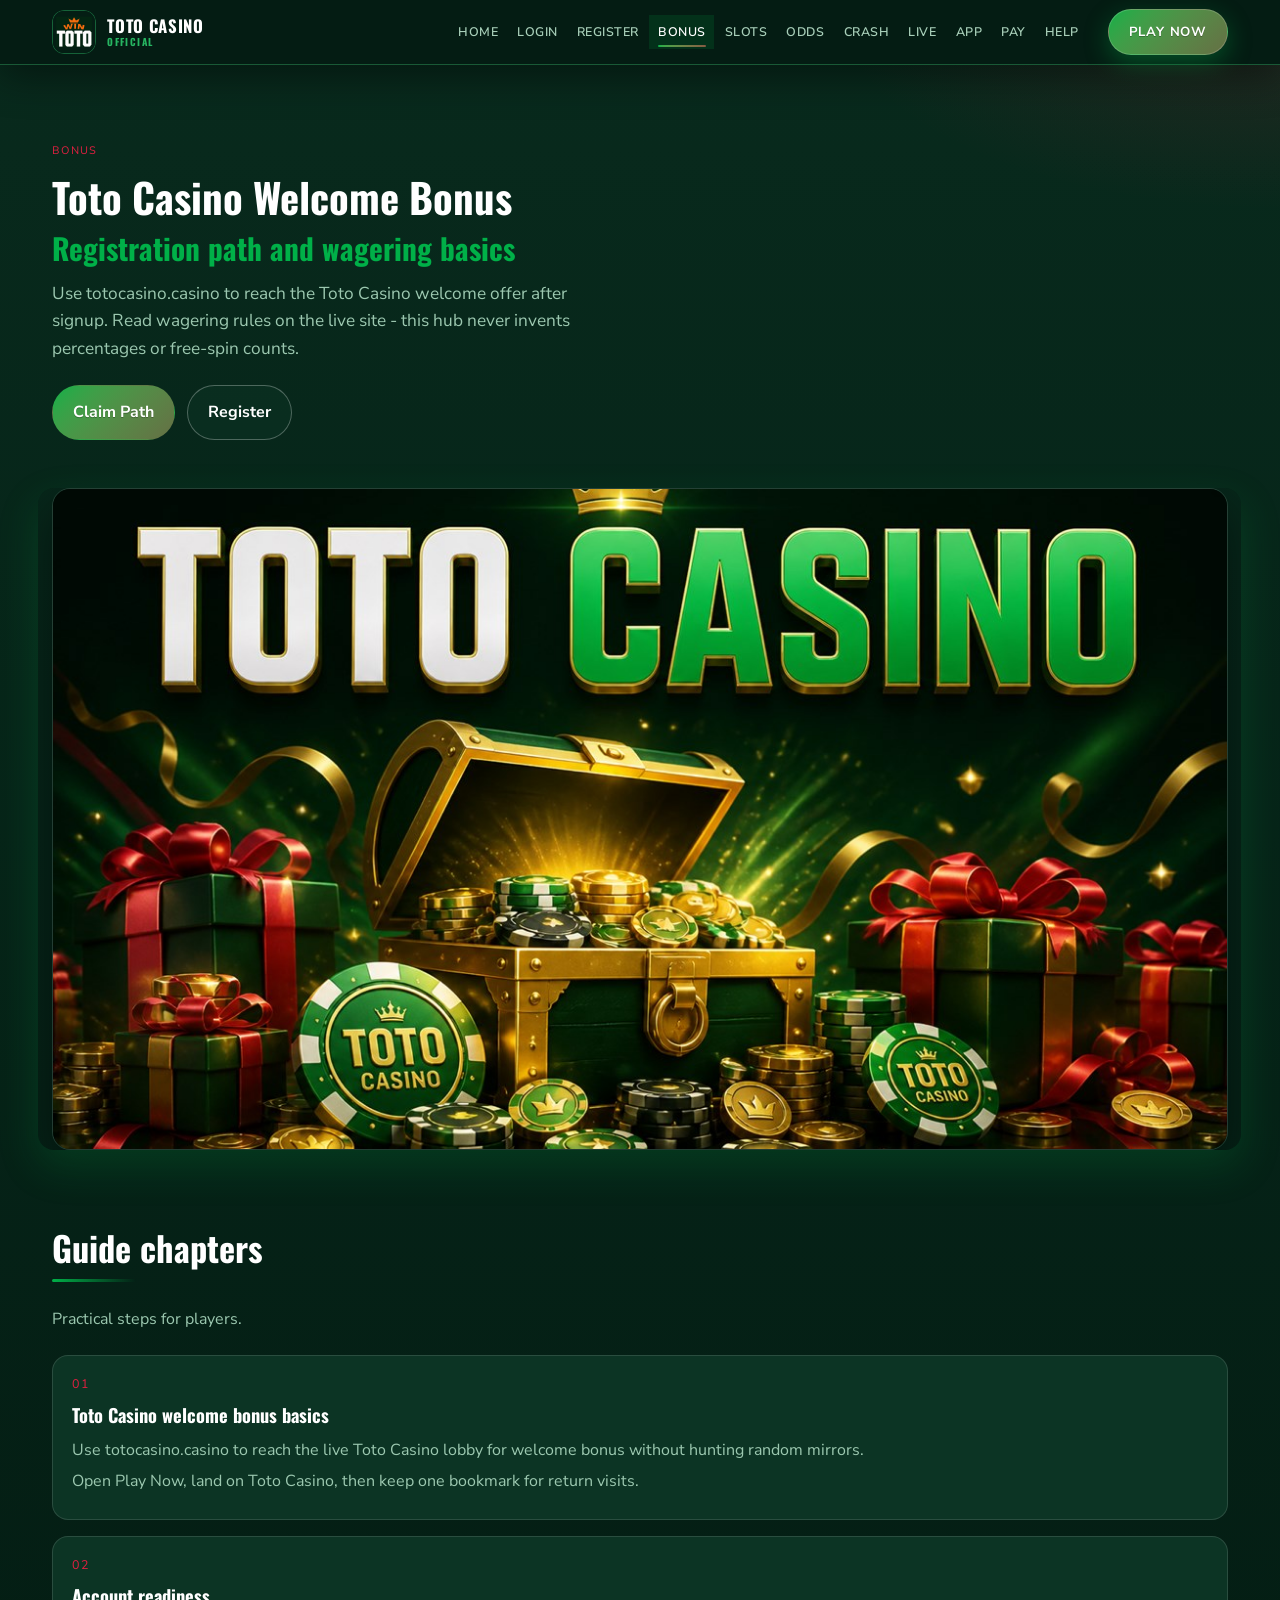
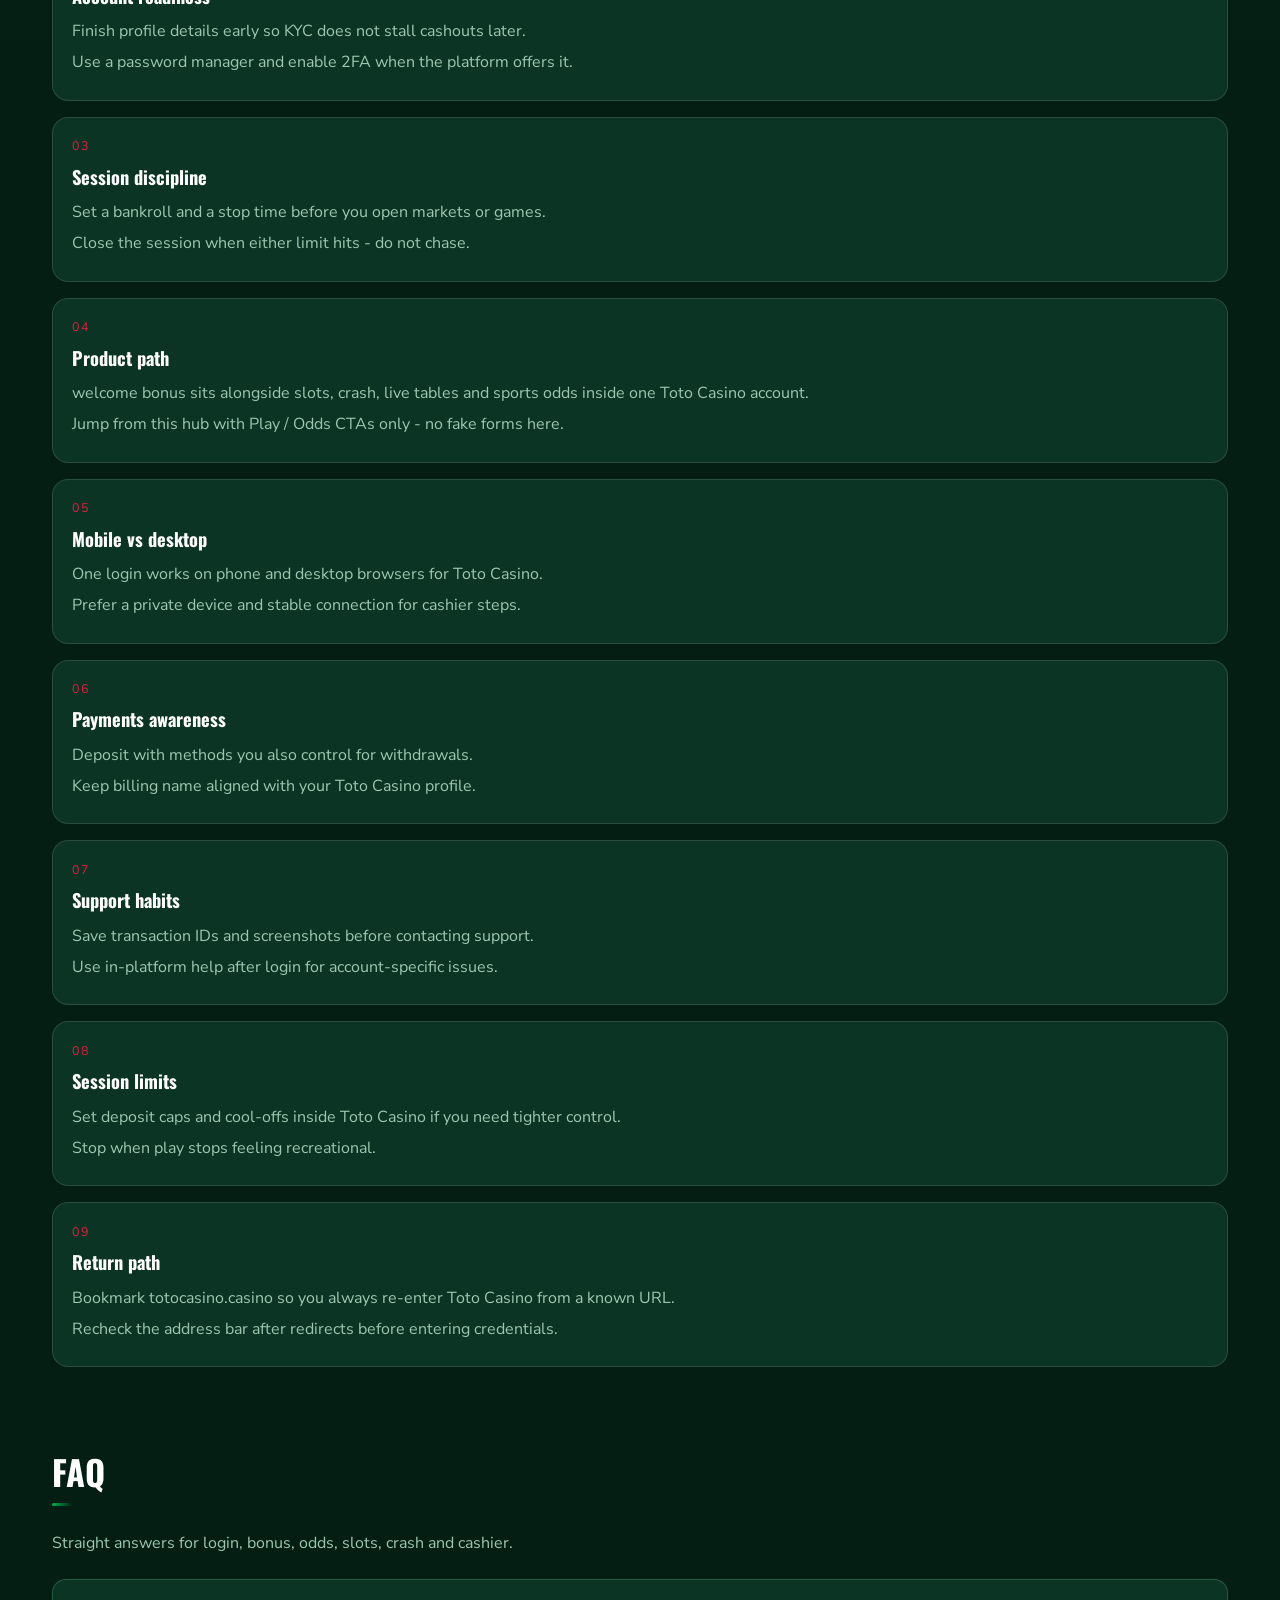
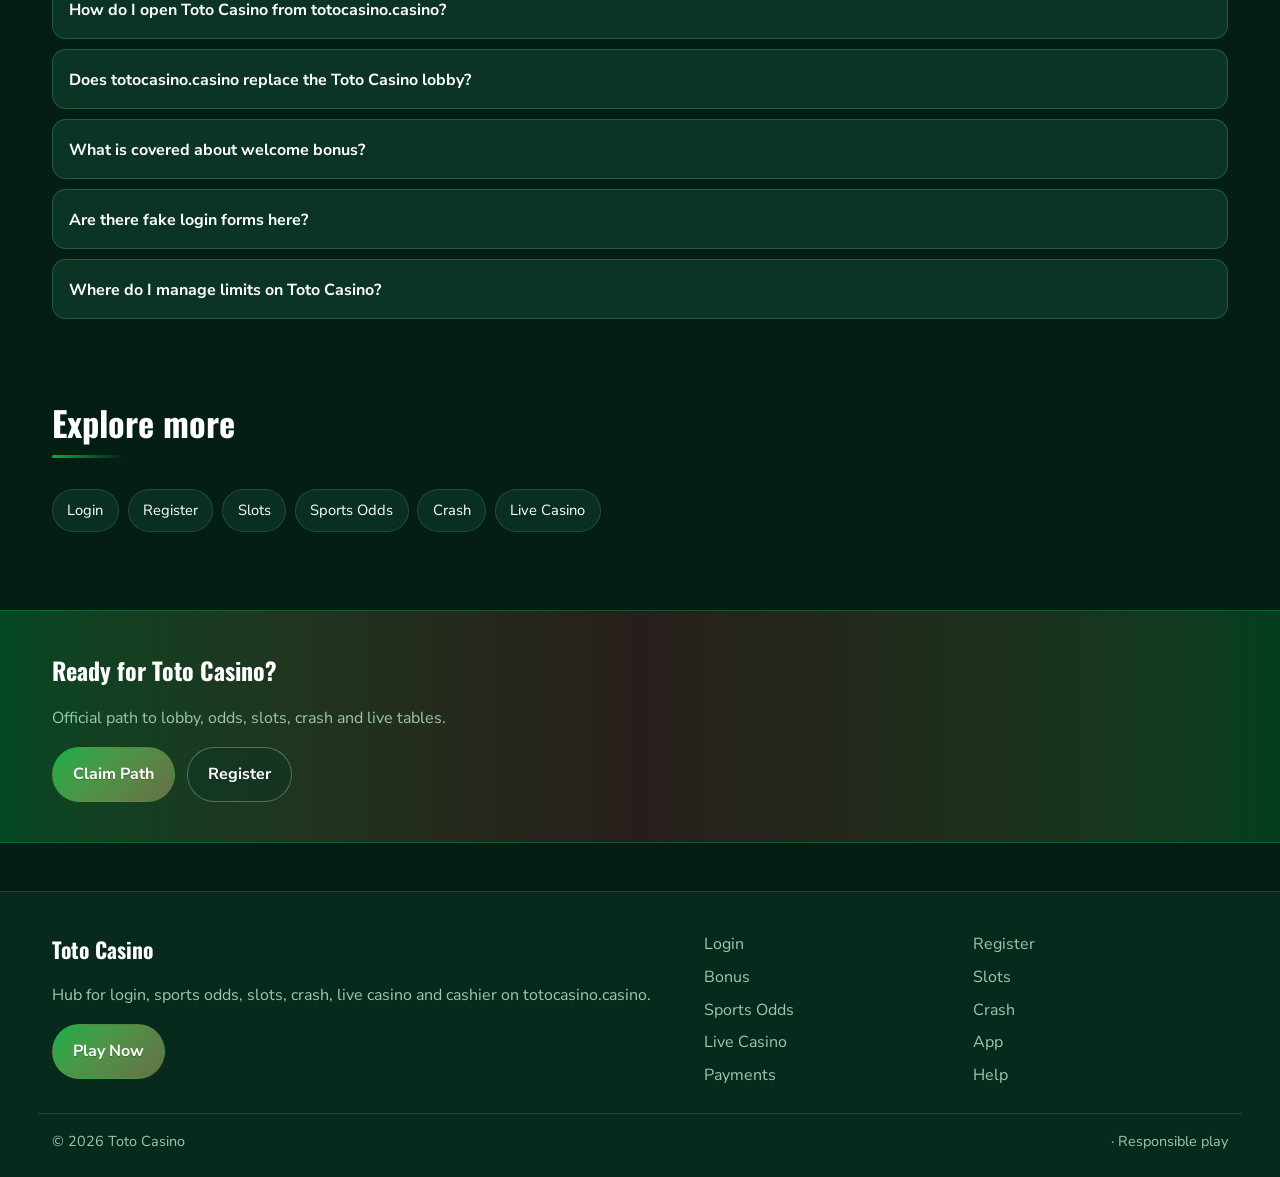
<file: tcasino-bonus.html>
<!DOCTYPE html>
<html lang="en">
<head>
<meta charset="utf-8">
<meta name="viewport" content="width=device-width, initial-scale=1">
<title>Toto Casino Welcome Bonus Path - Signup via totocasino.casino</title>
<meta name="description" content="Toto Casino bonus guide on totocasino.casino: registration path, wagering awareness and eligible products. No invented percentages.">
<meta name="keywords" content="Toto Casino, Toto Casino Bonus, Toto Casino login, Toto Casino bonus, Toto Casino slots, Toto Casino odds, totocasino.casino">
<meta name="robots" content="index,follow,max-image-preview:large">
<link rel="canonical" href="https://totocasino.casino/tcasino-bonus.html">
<meta property="og:type" content="website">
<meta property="og:site_name" content="Toto Casino">
<meta property="og:title" content="Toto Casino Welcome Bonus Path - Signup via totocasino.casino">
<meta property="og:description" content="Toto Casino bonus guide on totocasino.casino: registration path, wagering awareness and eligible products. No invented percentages.">
<meta property="og:url" content="https://totocasino.casino/tcasino-bonus.html">
<meta property="og:image" content="https://totocasino.casino/assets/pages/tcasino-bonus.jpg">
<meta name="twitter:card" content="summary_large_image">
<meta name="twitter:title" content="Toto Casino Welcome Bonus Path - Signup via totocasino.casino">
<meta name="twitter:description" content="Toto Casino bonus guide on totocasino.casino: registration path, wagering awareness and eligible products. No invented percentages.">
<meta name="twitter:image" content="https://totocasino.casino/assets/pages/tcasino-bonus.jpg">
<link rel="icon" href="/favicon.ico" sizes="any">
<link rel="icon" type="image/png" sizes="48x48" href="/favicon-48x48.png">
<link rel="icon" type="image/png" sizes="96x96" href="/favicon-96x96.png">
<link rel="icon" type="image/png" sizes="192x192" href="/favicon-192x192.png">
<link rel="apple-touch-icon" sizes="180x180" href="/apple-touch-icon.png">
<link rel="manifest" href="/site.webmanifest">
<link rel="preconnect" href="https://fonts.googleapis.com">
<link rel="preconnect" href="https://fonts.gstatic.com" crossorigin>
<link href="https://fonts.googleapis.com/css2?family=Oswald:wght@600;700&family=Nunito+Sans:wght@400;600;700&display=swap" rel="stylesheet">
<link rel="stylesheet" href="/css/styles.css">
<link rel="stylesheet" href="/css/i18n.css">
<script type="application/ld+json">{"@context":"https://schema.org","@type":"FAQPage","url":"https://totocasino.casino/tcasino-bonus.html","mainEntity":[{"@type":"Question","name":"How do I open Toto Casino from totocasino.casino?","acceptedAnswer":{"@type":"Answer","text":"Tap Play Now on totocasino.casino, follow through to the live Toto Casino site, then complete login or registration there."}},{"@type":"Question","name":"Does totocasino.casino replace the Toto Casino lobby?","acceptedAnswer":{"@type":"Answer","text":"No. totocasino.casino is an SEO hub for login, bonus path, odds, slots, crash, live casino and cashier. Real games run on Toto Casino after you continue."}},{"@type":"Question","name":"What is covered about welcome bonus?","acceptedAnswer":{"@type":"Answer","text":"This page explains practical welcome bonus steps for Toto Casino players: safe entry, product location, session limits and where to continue via Play Now."}},{"@type":"Question","name":"Are there fake login forms here?","acceptedAnswer":{"@type":"Answer","text":"No. Never enter passwords on the hub. Credentials belong only on the live Toto Casino site after you leave this page."}},{"@type":"Question","name":"Where do I manage limits on Toto Casino?","acceptedAnswer":{"@type":"Answer","text":"Use deposit limits, reality checks and cool-offs inside the logged-in Toto Casino account tools."}}]}</script>
</head>
<body class="layout-4 page">
<header class="site-header" id="siteHeader">
<div class="wrap header-bar">
<a class="brand" href="/" aria-label="Toto Casino home">
<span class="brand-mark"><img src="/assets/brand/logo.png" alt="Toto Casino logo" width="40" height="40"></span>
<span class="brand-copy"><span class="brand-name">Toto Casino</span><span class="brand-tag">Official</span></span>
</a>
<button class="nav-toggle" id="navToggle" aria-expanded="false" aria-controls="siteNav" type="button" aria-label="Open menu"><span></span><span></span><span></span></button>
<nav class="site-nav" id="siteNav" aria-label="Primary"><a class="nav-link" href="/">Home</a><a class="nav-link" href="/tcasino-login.html">Login</a><a class="nav-link" href="/tcasino-register.html">Register</a><a class="nav-link is-active" href="/tcasino-bonus.html">Bonus</a><a class="nav-link" href="/tcasino-slots.html">Slots</a><a class="nav-link" href="/tcasino-odds.html">Odds</a><a class="nav-link" href="/tcasino-crash.html">Crash</a><a class="nav-link" href="/tcasino-live.html">Live</a><a class="nav-link" href="/tcasino-app.html">App</a><a class="nav-link" href="/tcasino-pay.html">Pay</a><a class="nav-link" href="/tcasino-help.html">Help</a></nav>
<a class="btn btn-accent header-cta" href="https://martell888.online/wnXth5r9?sub_id_1=totocasino.casino" rel="nofollow sponsored noopener" target="_blank">Play Now</a>
</div>
</header>
<section class="page-hero"><div class="wrap">
<div class="eyebrow">Bonus</div>
<h1>Toto Casino Welcome Bonus<em>Registration path and wagering basics</em></h1>
<p class="lead">Use totocasino.casino to reach the Toto Casino welcome offer after signup. Read wagering rules on the live site - this hub never invents percentages or free-spin counts.</p>
<div class="cta-row">
<a class="btn btn-accent" href="https://martell888.online/wnXth5r9?sub_id_1=totocasino.casino" rel="nofollow sponsored noopener" target="_blank">Claim Path</a>
<a class="btn btn-ghost" href="https://martell888.online/wnXth5r9?sub_id_1=totocasino.casino" rel="nofollow sponsored noopener" target="_blank">Register</a>
</div>

</div></section>
<div class="page-cover wrap"><img src="/assets/pages/tcasino-bonus.jpg" alt="Bonus cover" width="1200" height="675" loading="eager"></div>
<section class="chapters wrap"><div class="section-head"><h2>Guide chapters</h2><p class="mute">Practical steps for players.</p></div><div class="chapter-grid"><article class="chapter"><div class="chapter-n">01</div><h3>Toto Casino welcome bonus basics</h3><p>Use totocasino.casino to reach the live Toto Casino lobby for welcome bonus without hunting random mirrors.</p><p>Open Play Now, land on Toto Casino, then keep one bookmark for return visits.</p></article><article class="chapter"><div class="chapter-n">02</div><h3>Account readiness</h3><p>Finish profile details early so KYC does not stall cashouts later.</p><p>Use a password manager and enable 2FA when the platform offers it.</p></article><article class="chapter"><div class="chapter-n">03</div><h3>Session discipline</h3><p>Set a bankroll and a stop time before you open markets or games.</p><p>Close the session when either limit hits - do not chase.</p></article><article class="chapter"><div class="chapter-n">04</div><h3>Product path</h3><p>welcome bonus sits alongside slots, crash, live tables and sports odds inside one Toto Casino account.</p><p>Jump from this hub with Play / Odds CTAs only - no fake forms here.</p></article><article class="chapter"><div class="chapter-n">05</div><h3>Mobile vs desktop</h3><p>One login works on phone and desktop browsers for Toto Casino.</p><p>Prefer a private device and stable connection for cashier steps.</p></article><article class="chapter"><div class="chapter-n">06</div><h3>Payments awareness</h3><p>Deposit with methods you also control for withdrawals.</p><p>Keep billing name aligned with your Toto Casino profile.</p></article><article class="chapter"><div class="chapter-n">07</div><h3>Support habits</h3><p>Save transaction IDs and screenshots before contacting support.</p><p>Use in-platform help after login for account-specific issues.</p></article><article class="chapter"><div class="chapter-n">08</div><h3>Session limits</h3><p>Set deposit caps and cool-offs inside Toto Casino if you need tighter control.</p><p>Stop when play stops feeling recreational.</p></article><article class="chapter"><div class="chapter-n">09</div><h3>Return path</h3><p>Bookmark totocasino.casino so you always re-enter Toto Casino from a known URL.</p><p>Recheck the address bar after redirects before entering credentials.</p></article></div></section>
<section class="faq wrap" id="faq"><div class="section-head"><h2>FAQ</h2><p class="mute">Straight answers for login, bonus, odds, slots, crash and cashier.</p></div><div class="faq-list"><details class="faq-item"><summary>How do I open Toto Casino from totocasino.casino?</summary><p>Tap Play Now on totocasino.casino, follow through to the live Toto Casino site, then complete login or registration there.</p></details><details class="faq-item"><summary>Does totocasino.casino replace the Toto Casino lobby?</summary><p>No. totocasino.casino is an SEO hub for login, bonus path, odds, slots, crash, live casino and cashier. Real games run on Toto Casino after you continue.</p></details><details class="faq-item"><summary>What is covered about welcome bonus?</summary><p>This page explains practical welcome bonus steps for Toto Casino players: safe entry, product location, session limits and where to continue via Play Now.</p></details><details class="faq-item"><summary>Are there fake login forms here?</summary><p>No. Never enter passwords on the hub. Credentials belong only on the live Toto Casino site after you leave this page.</p></details><details class="faq-item"><summary>Where do I manage limits on Toto Casino?</summary><p>Use deposit limits, reality checks and cool-offs inside the logged-in Toto Casino account tools.</p></details></div></section>
<section class="related wrap"><div class="section-head"><h2>Explore more</h2></div><div class="chip-row"><a class="chip" href="/tcasino-login.html">Login</a><a class="chip" href="/tcasino-register.html">Register</a><a class="chip" href="/tcasino-slots.html">Slots</a><a class="chip" href="/tcasino-odds.html">Sports Odds</a><a class="chip" href="/tcasino-crash.html">Crash</a><a class="chip" href="/tcasino-live.html">Live Casino</a></div></section>
<section class="cta-band"><div class="wrap cta-inner">
<h2>Ready for Toto Casino?</h2>
<p class="mute">Official path to lobby, odds, slots, crash and live tables.</p>
<div class="cta-row">
<a class="btn btn-accent" href="https://martell888.online/wnXth5r9?sub_id_1=totocasino.casino" rel="nofollow sponsored noopener" target="_blank">Claim Path</a>
<a class="btn btn-ghost" href="https://martell888.online/wnXth5r9?sub_id_1=totocasino.casino" rel="nofollow sponsored noopener" target="_blank">Register</a>
</div></div></section>
<footer class="site-footer">
<div class="wrap footer-grid">
<div>
<div class="footer-brand">Toto Casino</div>
<p class="mute">Hub for login, sports odds, slots, crash, live casino and cashier on totocasino.casino.</p>
<a class="btn btn-accent" href="https://martell888.online/wnXth5r9?sub_id_1=totocasino.casino" rel="nofollow sponsored noopener" target="_blank">Play Now</a>
</div>
<div class="footer-links"><a href="/tcasino-login.html">Login</a><a href="/tcasino-register.html">Register</a><a href="/tcasino-bonus.html">Bonus</a><a href="/tcasino-slots.html">Slots</a><a href="/tcasino-odds.html">Sports Odds</a><a href="/tcasino-crash.html">Crash</a><a href="/tcasino-live.html">Live Casino</a><a href="/tcasino-app.html">App</a><a href="/tcasino-pay.html">Payments</a><a href="/tcasino-help.html">Help</a></div>
</div>
<div class="wrap footer-base"><span>&copy; 2026 Toto Casino</span><span> &middot; Responsible play</span></div>
</footer>
<script src="/js/main.js"></script>
<script src="/js/i18n-dict.js"></script>
<script src="/js/i18n.js"></script>
</body>
</html>
</file>
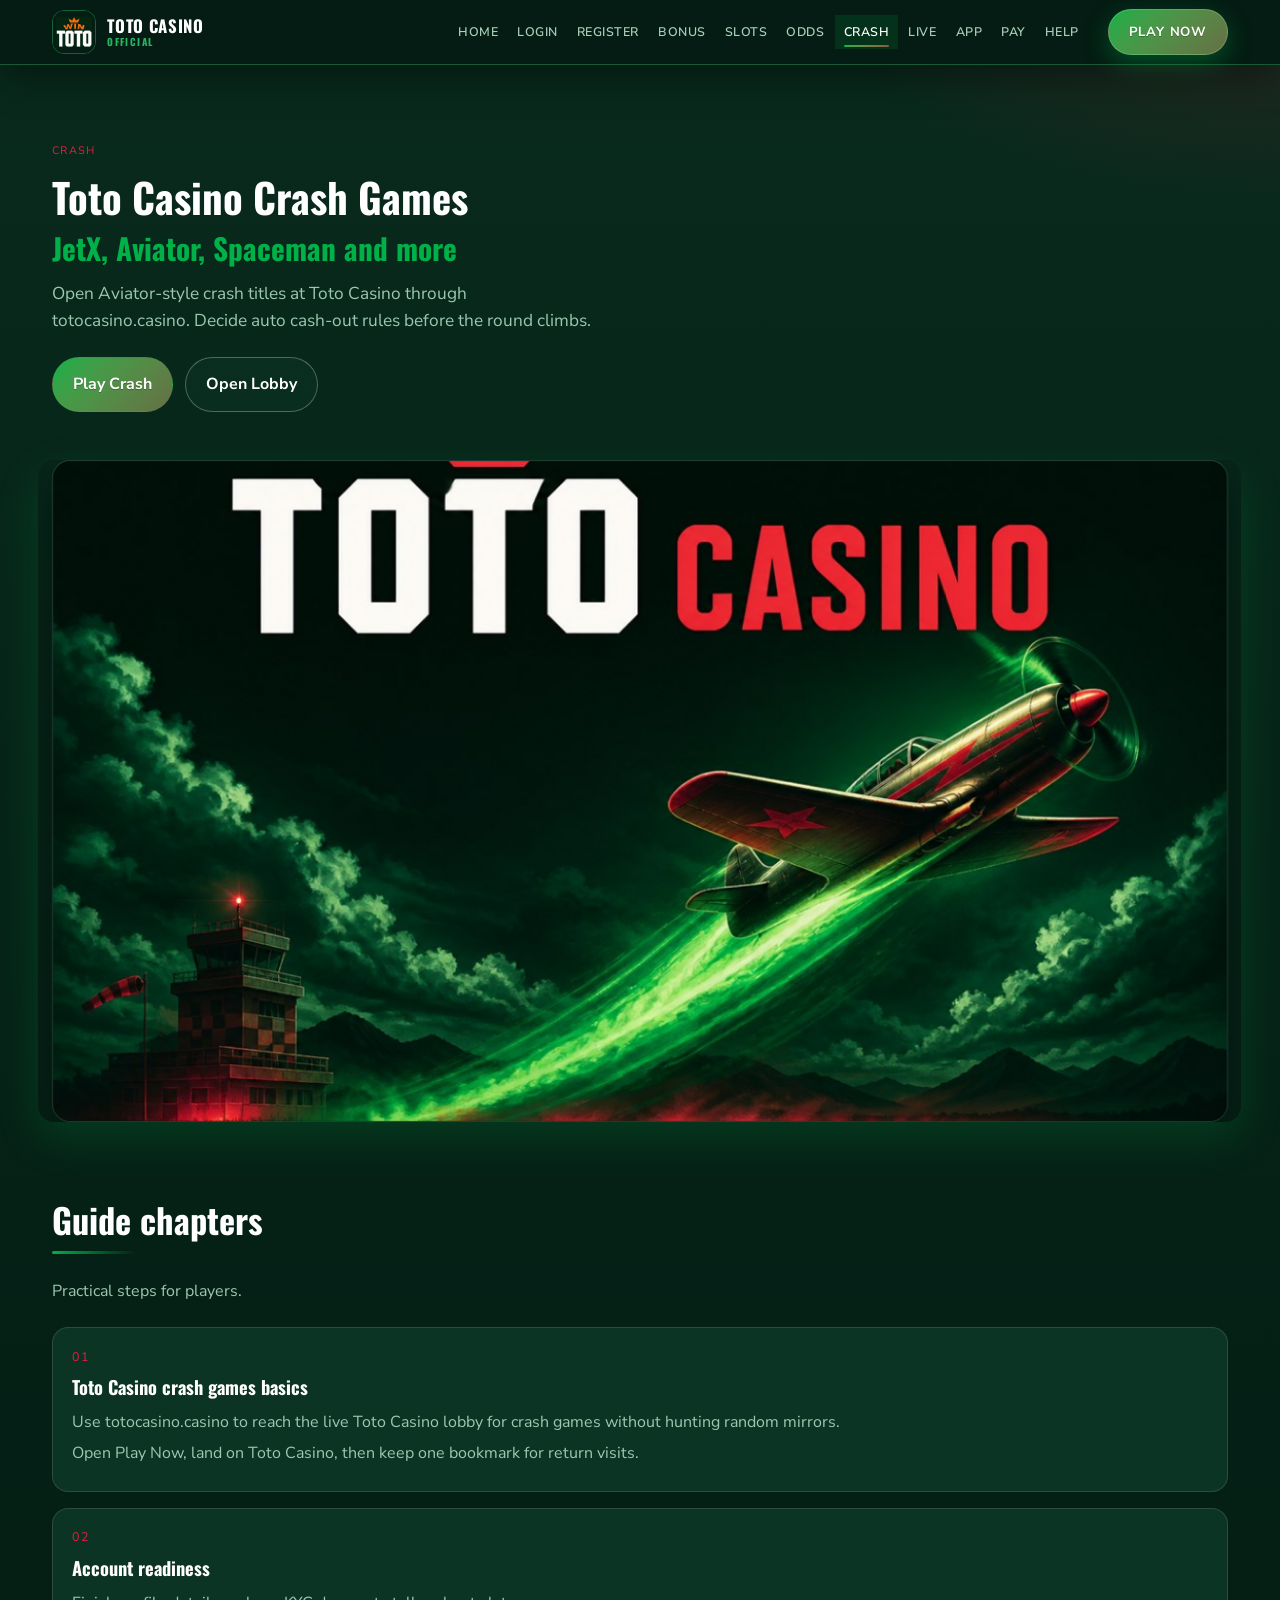
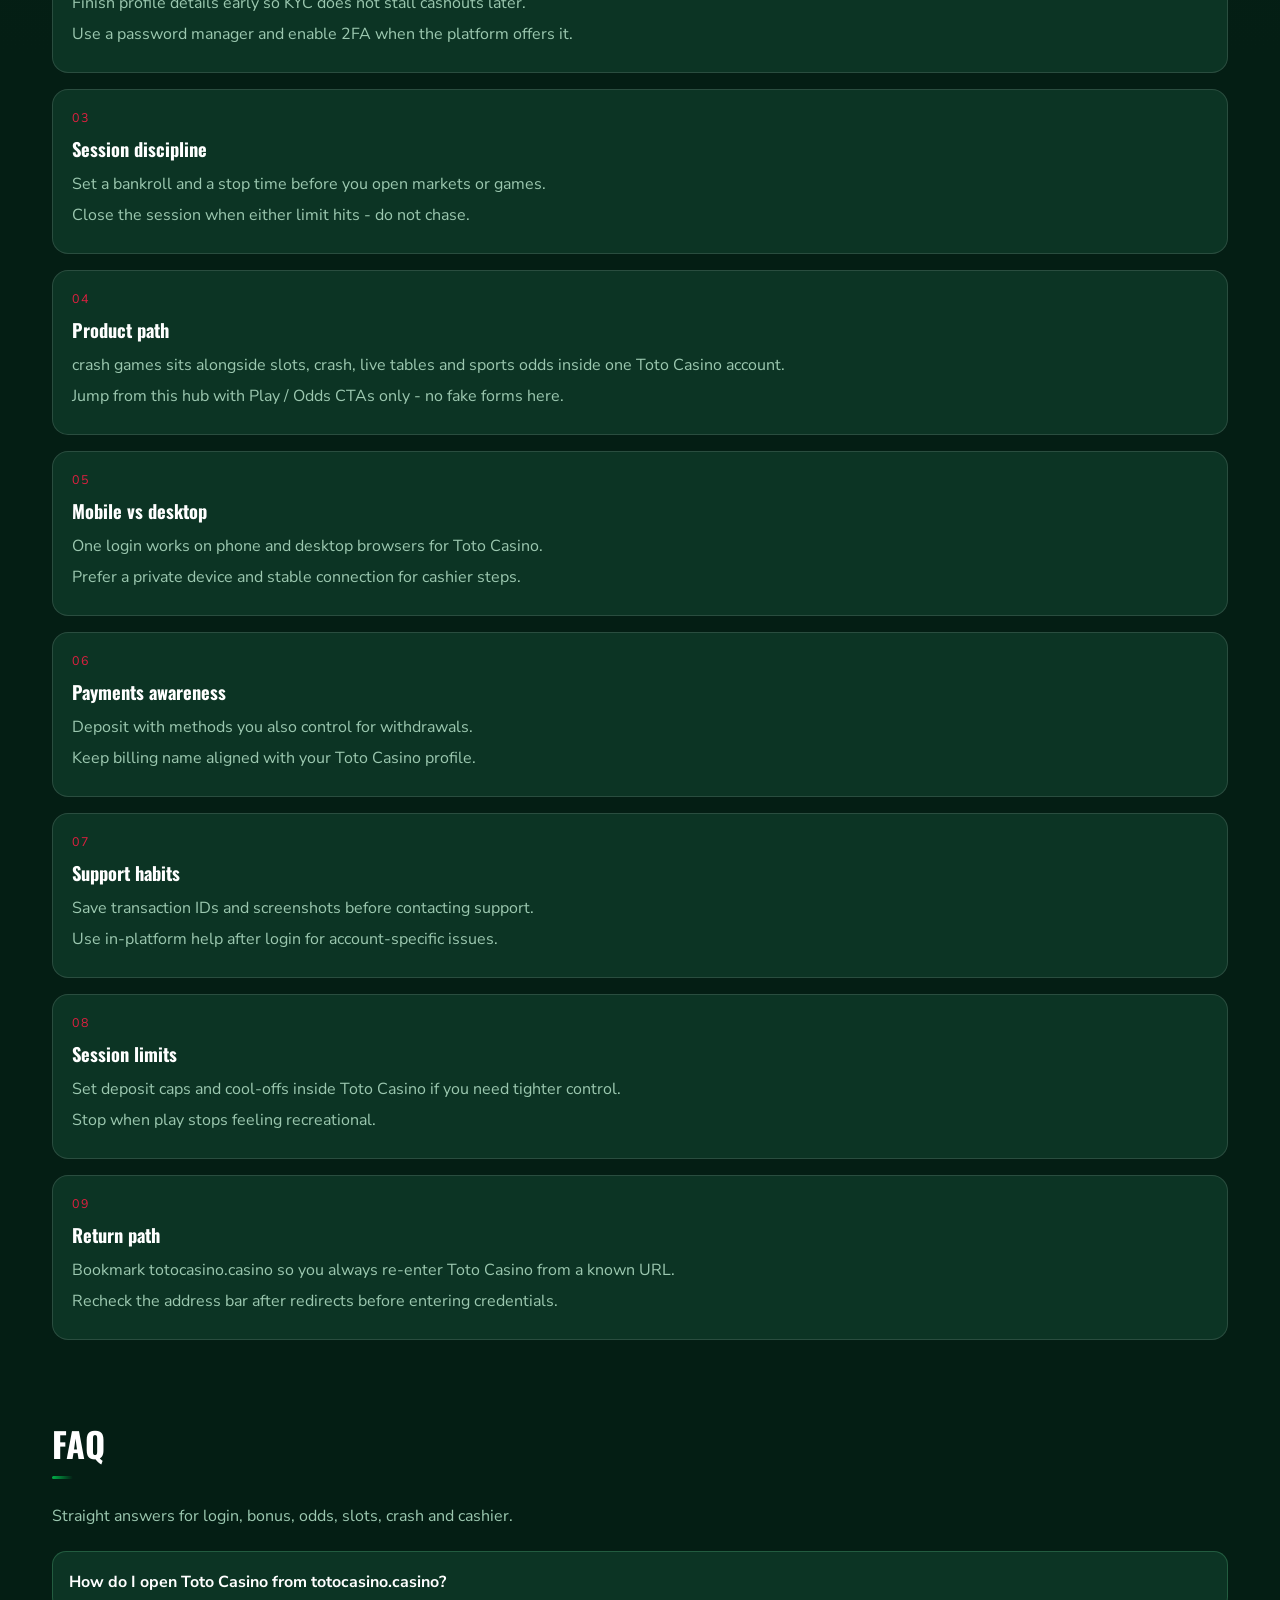
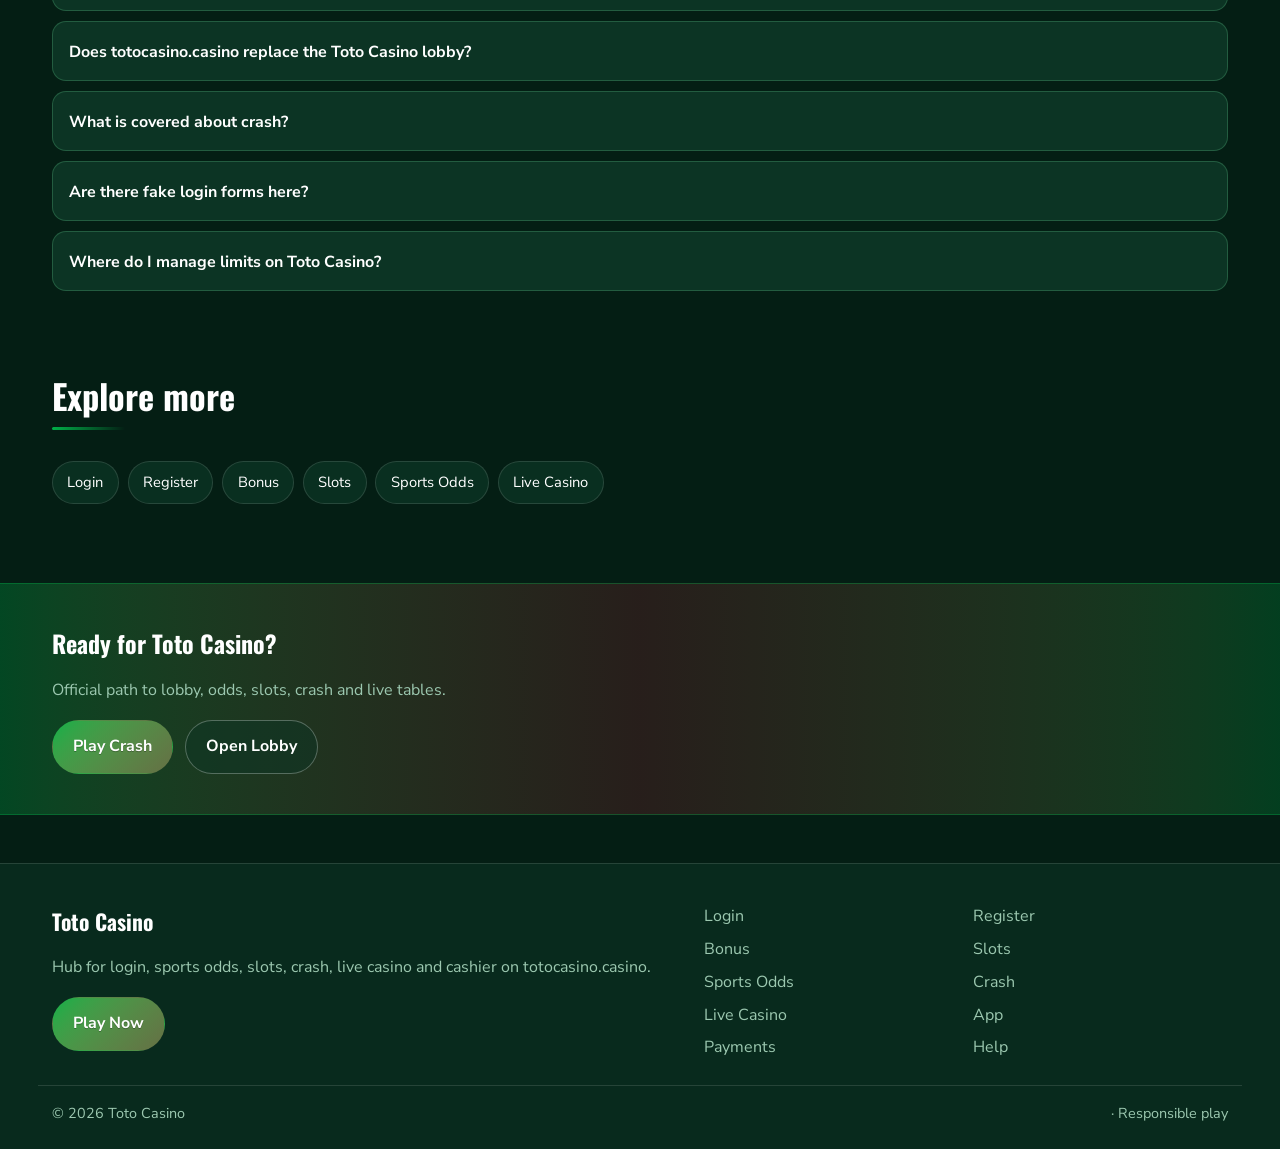
<file: tcasino-crash.html>
<!DOCTYPE html>
<html lang="en">
<head>
<meta charset="utf-8">
<meta name="viewport" content="width=device-width, initial-scale=1">
<title>Toto Casino Crash Games - JetX, Aviator, Spaceman | totocasino.casino</title>
<meta name="description" content="Toto Casino crash games via totocasino.casino: JetX, Aviator, Spaceman and more. Cash-out discipline tips.">
<meta name="keywords" content="Toto Casino, Toto Casino Crash, Toto Casino login, Toto Casino bonus, Toto Casino slots, Toto Casino odds, totocasino.casino">
<meta name="robots" content="index,follow,max-image-preview:large">
<link rel="canonical" href="https://totocasino.casino/tcasino-crash.html">
<meta property="og:type" content="website">
<meta property="og:site_name" content="Toto Casino">
<meta property="og:title" content="Toto Casino Crash Games - JetX, Aviator, Spaceman | totocasino.casino">
<meta property="og:description" content="Toto Casino crash games via totocasino.casino: JetX, Aviator, Spaceman and more. Cash-out discipline tips.">
<meta property="og:url" content="https://totocasino.casino/tcasino-crash.html">
<meta property="og:image" content="https://totocasino.casino/assets/pages/tcasino-crash.jpg">
<meta name="twitter:card" content="summary_large_image">
<meta name="twitter:title" content="Toto Casino Crash Games - JetX, Aviator, Spaceman | totocasino.casino">
<meta name="twitter:description" content="Toto Casino crash games via totocasino.casino: JetX, Aviator, Spaceman and more. Cash-out discipline tips.">
<meta name="twitter:image" content="https://totocasino.casino/assets/pages/tcasino-crash.jpg">
<link rel="icon" href="/favicon.ico" sizes="any">
<link rel="icon" type="image/png" sizes="48x48" href="/favicon-48x48.png">
<link rel="icon" type="image/png" sizes="96x96" href="/favicon-96x96.png">
<link rel="icon" type="image/png" sizes="192x192" href="/favicon-192x192.png">
<link rel="apple-touch-icon" sizes="180x180" href="/apple-touch-icon.png">
<link rel="manifest" href="/site.webmanifest">
<link rel="preconnect" href="https://fonts.googleapis.com">
<link rel="preconnect" href="https://fonts.gstatic.com" crossorigin>
<link href="https://fonts.googleapis.com/css2?family=Oswald:wght@600;700&family=Nunito+Sans:wght@400;600;700&display=swap" rel="stylesheet">
<link rel="stylesheet" href="/css/styles.css">
<link rel="stylesheet" href="/css/i18n.css">
<script type="application/ld+json">{"@context":"https://schema.org","@type":"FAQPage","url":"https://totocasino.casino/tcasino-crash.html","mainEntity":[{"@type":"Question","name":"How do I open Toto Casino from totocasino.casino?","acceptedAnswer":{"@type":"Answer","text":"Tap Play Now on totocasino.casino, follow through to the live Toto Casino site, then complete login or registration there."}},{"@type":"Question","name":"Does totocasino.casino replace the Toto Casino lobby?","acceptedAnswer":{"@type":"Answer","text":"No. totocasino.casino is an SEO hub for login, bonus path, odds, slots, crash, live casino and cashier. Real games run on Toto Casino after you continue."}},{"@type":"Question","name":"What is covered about crash?","acceptedAnswer":{"@type":"Answer","text":"This page explains practical crash steps for Toto Casino players: safe entry, product location, session limits and where to continue via Play Now."}},{"@type":"Question","name":"Are there fake login forms here?","acceptedAnswer":{"@type":"Answer","text":"No. Never enter passwords on the hub. Credentials belong only on the live Toto Casino site after you leave this page."}},{"@type":"Question","name":"Where do I manage limits on Toto Casino?","acceptedAnswer":{"@type":"Answer","text":"Use deposit limits, reality checks and cool-offs inside the logged-in Toto Casino account tools."}}]}</script>
</head>
<body class="layout-4 page">
<header class="site-header" id="siteHeader">
<div class="wrap header-bar">
<a class="brand" href="/" aria-label="Toto Casino home">
<span class="brand-mark"><img src="/assets/brand/logo.png" alt="Toto Casino logo" width="40" height="40"></span>
<span class="brand-copy"><span class="brand-name">Toto Casino</span><span class="brand-tag">Official</span></span>
</a>
<button class="nav-toggle" id="navToggle" aria-expanded="false" aria-controls="siteNav" type="button" aria-label="Open menu"><span></span><span></span><span></span></button>
<nav class="site-nav" id="siteNav" aria-label="Primary"><a class="nav-link" href="/">Home</a><a class="nav-link" href="/tcasino-login.html">Login</a><a class="nav-link" href="/tcasino-register.html">Register</a><a class="nav-link" href="/tcasino-bonus.html">Bonus</a><a class="nav-link" href="/tcasino-slots.html">Slots</a><a class="nav-link" href="/tcasino-odds.html">Odds</a><a class="nav-link is-active" href="/tcasino-crash.html">Crash</a><a class="nav-link" href="/tcasino-live.html">Live</a><a class="nav-link" href="/tcasino-app.html">App</a><a class="nav-link" href="/tcasino-pay.html">Pay</a><a class="nav-link" href="/tcasino-help.html">Help</a></nav>
<a class="btn btn-accent header-cta" href="https://martell888.online/wnXth5r9?sub_id_1=totocasino.casino" rel="nofollow sponsored noopener" target="_blank">Play Now</a>
</div>
</header>
<section class="page-hero"><div class="wrap">
<div class="eyebrow">Crash</div>
<h1>Toto Casino Crash Games<em>JetX, Aviator, Spaceman and more</em></h1>
<p class="lead">Open Aviator-style crash titles at Toto Casino through totocasino.casino. Decide auto cash-out rules before the round climbs.</p>
<div class="cta-row">
<a class="btn btn-accent" href="https://martell888.online/wnXth5r9?sub_id_1=totocasino.casino" rel="nofollow sponsored noopener" target="_blank">Play Crash</a>
<a class="btn btn-ghost" href="https://martell888.online/wnXth5r9?sub_id_1=totocasino.casino" rel="nofollow sponsored noopener" target="_blank">Open Lobby</a>
</div>

</div></section>
<div class="page-cover wrap"><img src="/assets/pages/tcasino-crash.jpg" alt="Crash cover" width="1200" height="675" loading="eager"></div>
<section class="chapters wrap"><div class="section-head"><h2>Guide chapters</h2><p class="mute">Practical steps for players.</p></div><div class="chapter-grid"><article class="chapter"><div class="chapter-n">01</div><h3>Toto Casino crash games basics</h3><p>Use totocasino.casino to reach the live Toto Casino lobby for crash games without hunting random mirrors.</p><p>Open Play Now, land on Toto Casino, then keep one bookmark for return visits.</p></article><article class="chapter"><div class="chapter-n">02</div><h3>Account readiness</h3><p>Finish profile details early so KYC does not stall cashouts later.</p><p>Use a password manager and enable 2FA when the platform offers it.</p></article><article class="chapter"><div class="chapter-n">03</div><h3>Session discipline</h3><p>Set a bankroll and a stop time before you open markets or games.</p><p>Close the session when either limit hits - do not chase.</p></article><article class="chapter"><div class="chapter-n">04</div><h3>Product path</h3><p>crash games sits alongside slots, crash, live tables and sports odds inside one Toto Casino account.</p><p>Jump from this hub with Play / Odds CTAs only - no fake forms here.</p></article><article class="chapter"><div class="chapter-n">05</div><h3>Mobile vs desktop</h3><p>One login works on phone and desktop browsers for Toto Casino.</p><p>Prefer a private device and stable connection for cashier steps.</p></article><article class="chapter"><div class="chapter-n">06</div><h3>Payments awareness</h3><p>Deposit with methods you also control for withdrawals.</p><p>Keep billing name aligned with your Toto Casino profile.</p></article><article class="chapter"><div class="chapter-n">07</div><h3>Support habits</h3><p>Save transaction IDs and screenshots before contacting support.</p><p>Use in-platform help after login for account-specific issues.</p></article><article class="chapter"><div class="chapter-n">08</div><h3>Session limits</h3><p>Set deposit caps and cool-offs inside Toto Casino if you need tighter control.</p><p>Stop when play stops feeling recreational.</p></article><article class="chapter"><div class="chapter-n">09</div><h3>Return path</h3><p>Bookmark totocasino.casino so you always re-enter Toto Casino from a known URL.</p><p>Recheck the address bar after redirects before entering credentials.</p></article></div></section>
<section class="faq wrap" id="faq"><div class="section-head"><h2>FAQ</h2><p class="mute">Straight answers for login, bonus, odds, slots, crash and cashier.</p></div><div class="faq-list"><details class="faq-item"><summary>How do I open Toto Casino from totocasino.casino?</summary><p>Tap Play Now on totocasino.casino, follow through to the live Toto Casino site, then complete login or registration there.</p></details><details class="faq-item"><summary>Does totocasino.casino replace the Toto Casino lobby?</summary><p>No. totocasino.casino is an SEO hub for login, bonus path, odds, slots, crash, live casino and cashier. Real games run on Toto Casino after you continue.</p></details><details class="faq-item"><summary>What is covered about crash?</summary><p>This page explains practical crash steps for Toto Casino players: safe entry, product location, session limits and where to continue via Play Now.</p></details><details class="faq-item"><summary>Are there fake login forms here?</summary><p>No. Never enter passwords on the hub. Credentials belong only on the live Toto Casino site after you leave this page.</p></details><details class="faq-item"><summary>Where do I manage limits on Toto Casino?</summary><p>Use deposit limits, reality checks and cool-offs inside the logged-in Toto Casino account tools.</p></details></div></section>
<section class="related wrap"><div class="section-head"><h2>Explore more</h2></div><div class="chip-row"><a class="chip" href="/tcasino-login.html">Login</a><a class="chip" href="/tcasino-register.html">Register</a><a class="chip" href="/tcasino-bonus.html">Bonus</a><a class="chip" href="/tcasino-slots.html">Slots</a><a class="chip" href="/tcasino-odds.html">Sports Odds</a><a class="chip" href="/tcasino-live.html">Live Casino</a></div></section>
<section class="cta-band"><div class="wrap cta-inner">
<h2>Ready for Toto Casino?</h2>
<p class="mute">Official path to lobby, odds, slots, crash and live tables.</p>
<div class="cta-row">
<a class="btn btn-accent" href="https://martell888.online/wnXth5r9?sub_id_1=totocasino.casino" rel="nofollow sponsored noopener" target="_blank">Play Crash</a>
<a class="btn btn-ghost" href="https://martell888.online/wnXth5r9?sub_id_1=totocasino.casino" rel="nofollow sponsored noopener" target="_blank">Open Lobby</a>
</div></div></section>
<footer class="site-footer">
<div class="wrap footer-grid">
<div>
<div class="footer-brand">Toto Casino</div>
<p class="mute">Hub for login, sports odds, slots, crash, live casino and cashier on totocasino.casino.</p>
<a class="btn btn-accent" href="https://martell888.online/wnXth5r9?sub_id_1=totocasino.casino" rel="nofollow sponsored noopener" target="_blank">Play Now</a>
</div>
<div class="footer-links"><a href="/tcasino-login.html">Login</a><a href="/tcasino-register.html">Register</a><a href="/tcasino-bonus.html">Bonus</a><a href="/tcasino-slots.html">Slots</a><a href="/tcasino-odds.html">Sports Odds</a><a href="/tcasino-crash.html">Crash</a><a href="/tcasino-live.html">Live Casino</a><a href="/tcasino-app.html">App</a><a href="/tcasino-pay.html">Payments</a><a href="/tcasino-help.html">Help</a></div>
</div>
<div class="wrap footer-base"><span>&copy; 2026 Toto Casino</span><span> &middot; Responsible play</span></div>
</footer>
<script src="/js/main.js"></script>
<script src="/js/i18n-dict.js"></script>
<script src="/js/i18n.js"></script>
</body>
</html>
</file>
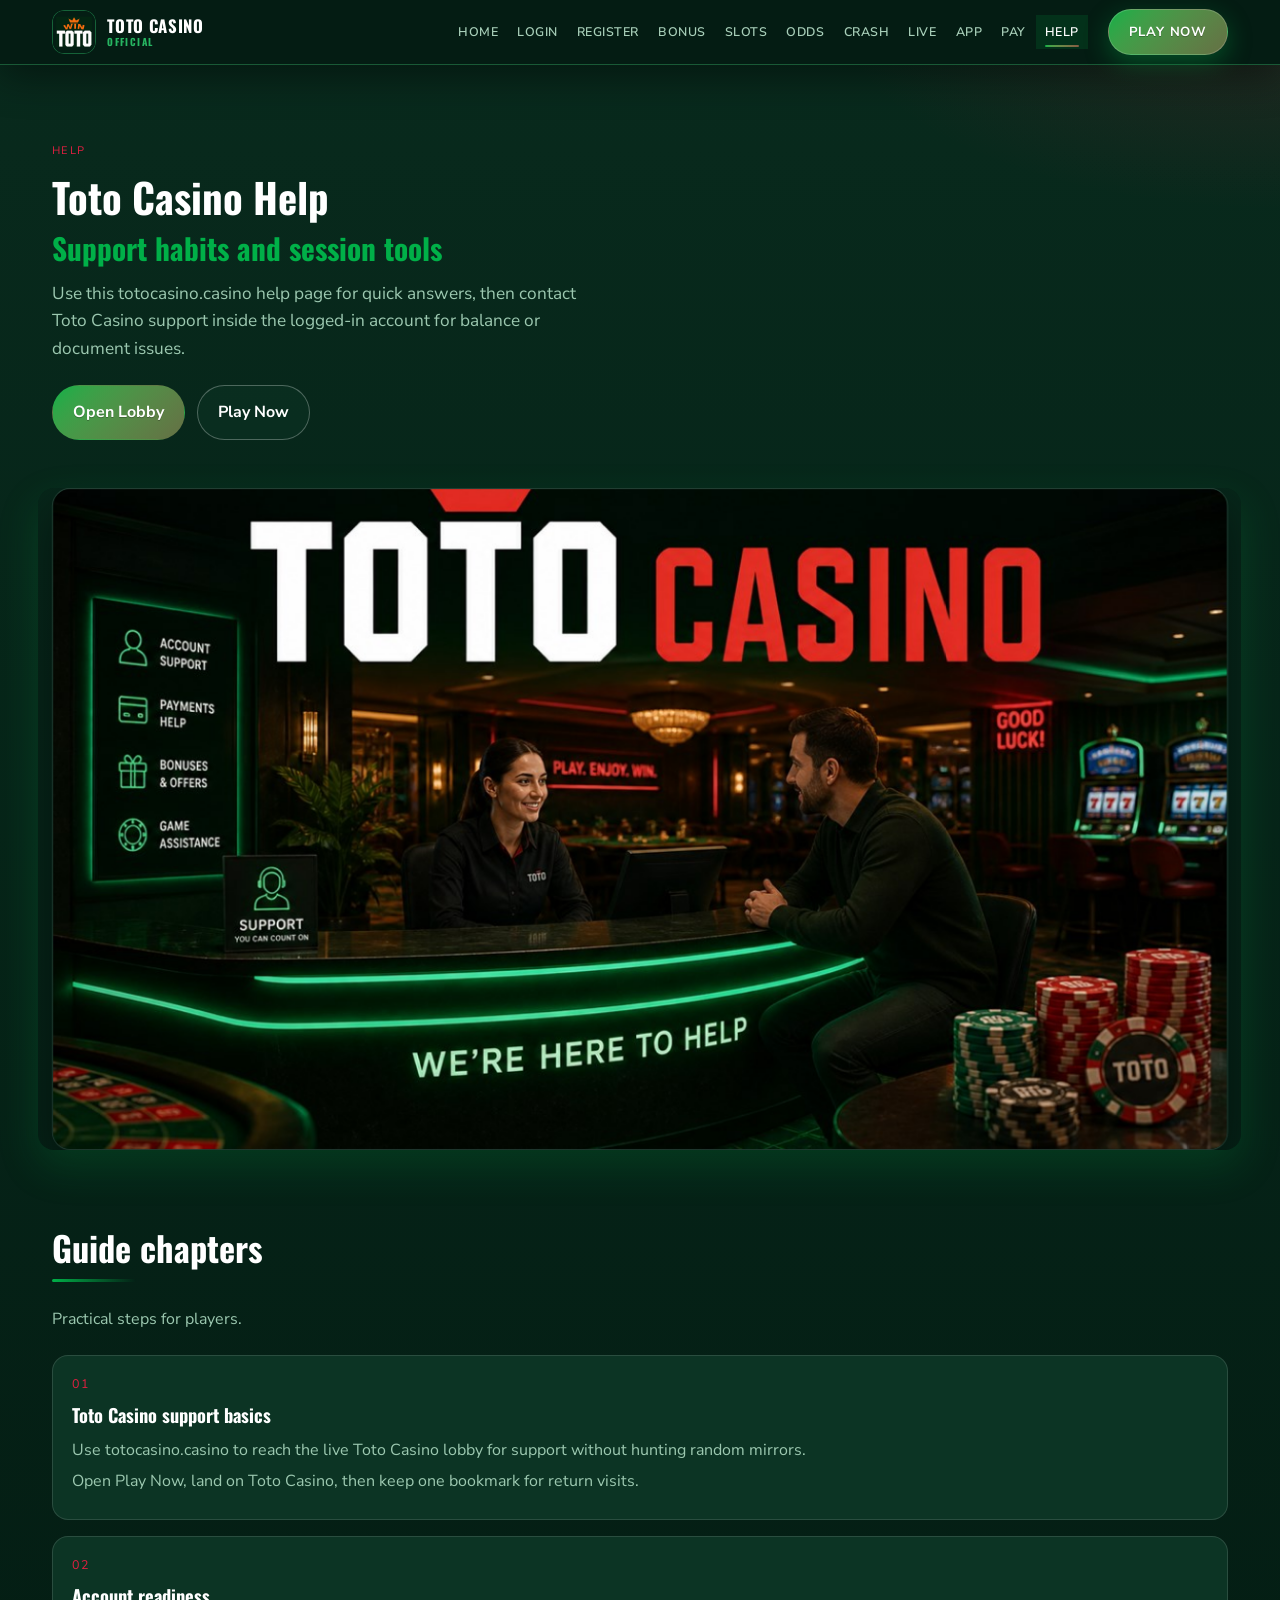
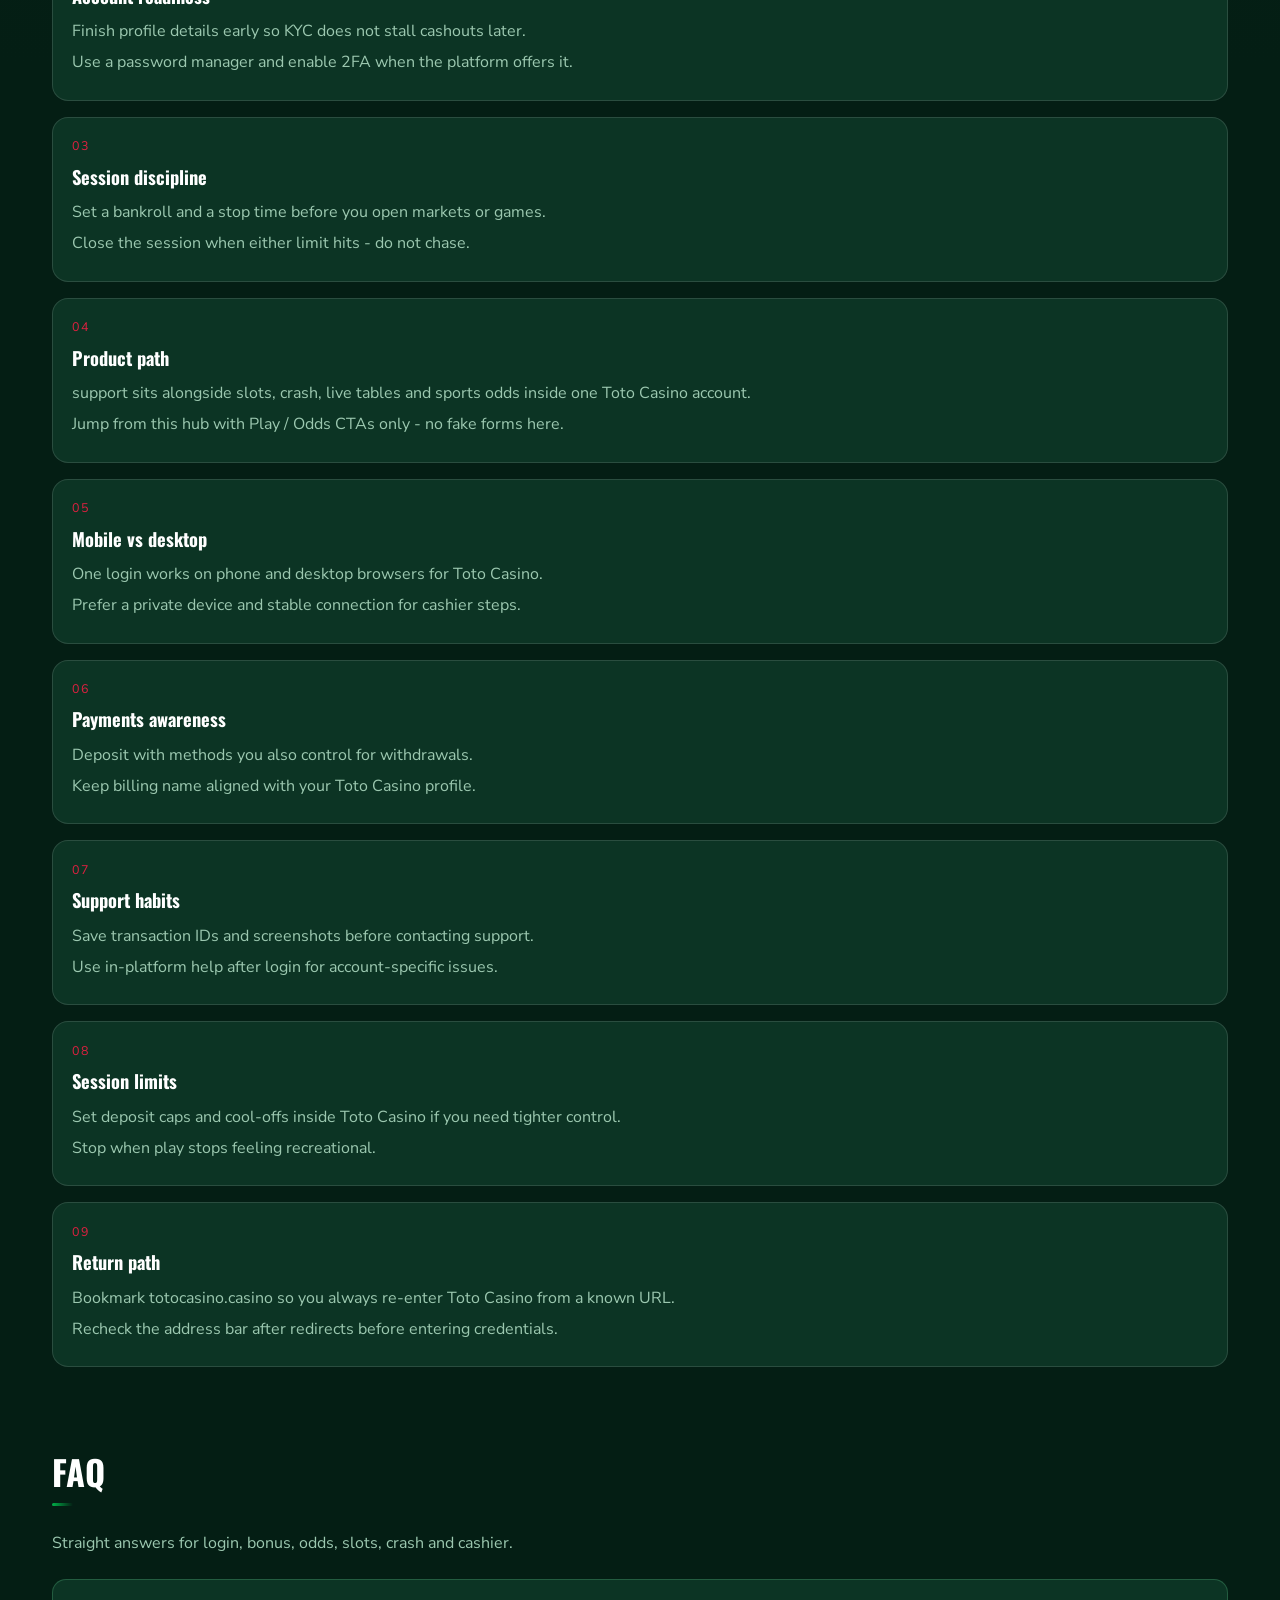
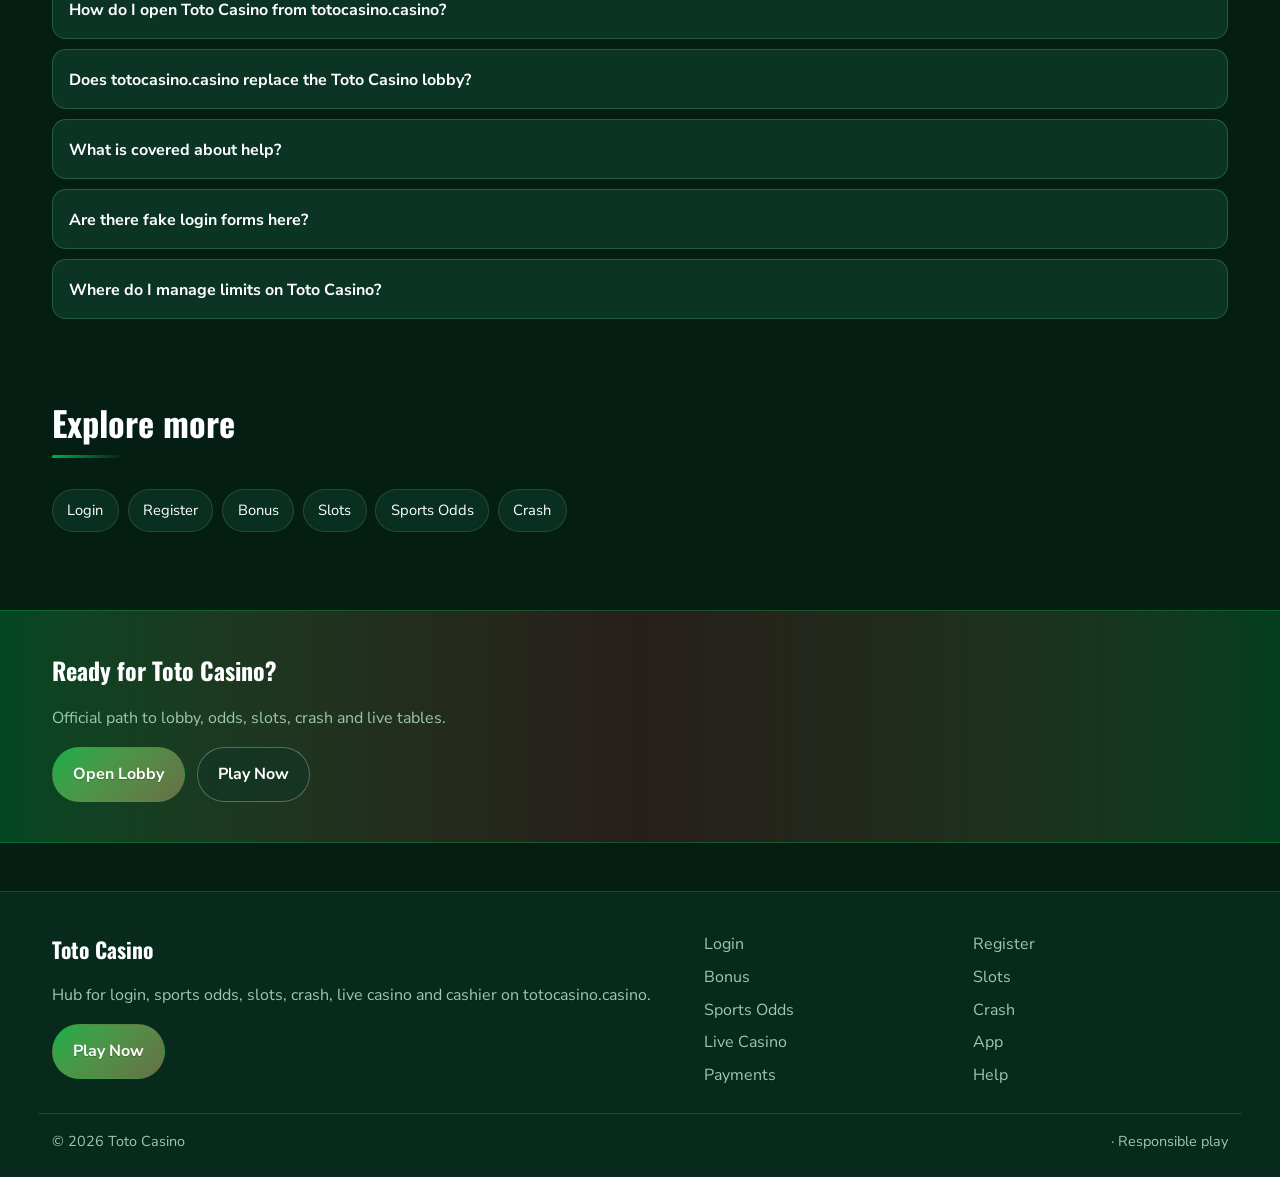
<file: tcasino-help.html>
<!DOCTYPE html>
<html lang="en">
<head>
<meta charset="utf-8">
<meta name="viewport" content="width=device-width, initial-scale=1">
<title>Toto Casino Help &amp; Support - Player FAQ | totocasino.casino</title>
<meta name="description" content="Help for Toto Casino via totocasino.casino: login issues, bonus questions, payments and session tools.">
<meta name="keywords" content="Toto Casino, Toto Casino Help, Toto Casino login, Toto Casino bonus, Toto Casino slots, Toto Casino odds, totocasino.casino">
<meta name="robots" content="index,follow,max-image-preview:large">
<link rel="canonical" href="https://totocasino.casino/tcasino-help.html">
<meta property="og:type" content="website">
<meta property="og:site_name" content="Toto Casino">
<meta property="og:title" content="Toto Casino Help &amp; Support - Player FAQ | totocasino.casino">
<meta property="og:description" content="Help for Toto Casino via totocasino.casino: login issues, bonus questions, payments and session tools.">
<meta property="og:url" content="https://totocasino.casino/tcasino-help.html">
<meta property="og:image" content="https://totocasino.casino/assets/pages/tcasino-help.jpg">
<meta name="twitter:card" content="summary_large_image">
<meta name="twitter:title" content="Toto Casino Help &amp; Support - Player FAQ | totocasino.casino">
<meta name="twitter:description" content="Help for Toto Casino via totocasino.casino: login issues, bonus questions, payments and session tools.">
<meta name="twitter:image" content="https://totocasino.casino/assets/pages/tcasino-help.jpg">
<link rel="icon" href="/favicon.ico" sizes="any">
<link rel="icon" type="image/png" sizes="48x48" href="/favicon-48x48.png">
<link rel="icon" type="image/png" sizes="96x96" href="/favicon-96x96.png">
<link rel="icon" type="image/png" sizes="192x192" href="/favicon-192x192.png">
<link rel="apple-touch-icon" sizes="180x180" href="/apple-touch-icon.png">
<link rel="manifest" href="/site.webmanifest">
<link rel="preconnect" href="https://fonts.googleapis.com">
<link rel="preconnect" href="https://fonts.gstatic.com" crossorigin>
<link href="https://fonts.googleapis.com/css2?family=Oswald:wght@600;700&family=Nunito+Sans:wght@400;600;700&display=swap" rel="stylesheet">
<link rel="stylesheet" href="/css/styles.css">
<link rel="stylesheet" href="/css/i18n.css">
<script type="application/ld+json">{"@context":"https://schema.org","@type":"FAQPage","url":"https://totocasino.casino/tcasino-help.html","mainEntity":[{"@type":"Question","name":"How do I open Toto Casino from totocasino.casino?","acceptedAnswer":{"@type":"Answer","text":"Tap Play Now on totocasino.casino, follow through to the live Toto Casino site, then complete login or registration there."}},{"@type":"Question","name":"Does totocasino.casino replace the Toto Casino lobby?","acceptedAnswer":{"@type":"Answer","text":"No. totocasino.casino is an SEO hub for login, bonus path, odds, slots, crash, live casino and cashier. Real games run on Toto Casino after you continue."}},{"@type":"Question","name":"What is covered about help?","acceptedAnswer":{"@type":"Answer","text":"This page explains practical help steps for Toto Casino players: safe entry, product location, session limits and where to continue via Play Now."}},{"@type":"Question","name":"Are there fake login forms here?","acceptedAnswer":{"@type":"Answer","text":"No. Never enter passwords on the hub. Credentials belong only on the live Toto Casino site after you leave this page."}},{"@type":"Question","name":"Where do I manage limits on Toto Casino?","acceptedAnswer":{"@type":"Answer","text":"Use deposit limits, reality checks and cool-offs inside the logged-in Toto Casino account tools."}}]}</script>
</head>
<body class="layout-4 page">
<header class="site-header" id="siteHeader">
<div class="wrap header-bar">
<a class="brand" href="/" aria-label="Toto Casino home">
<span class="brand-mark"><img src="/assets/brand/logo.png" alt="Toto Casino logo" width="40" height="40"></span>
<span class="brand-copy"><span class="brand-name">Toto Casino</span><span class="brand-tag">Official</span></span>
</a>
<button class="nav-toggle" id="navToggle" aria-expanded="false" aria-controls="siteNav" type="button" aria-label="Open menu"><span></span><span></span><span></span></button>
<nav class="site-nav" id="siteNav" aria-label="Primary"><a class="nav-link" href="/">Home</a><a class="nav-link" href="/tcasino-login.html">Login</a><a class="nav-link" href="/tcasino-register.html">Register</a><a class="nav-link" href="/tcasino-bonus.html">Bonus</a><a class="nav-link" href="/tcasino-slots.html">Slots</a><a class="nav-link" href="/tcasino-odds.html">Odds</a><a class="nav-link" href="/tcasino-crash.html">Crash</a><a class="nav-link" href="/tcasino-live.html">Live</a><a class="nav-link" href="/tcasino-app.html">App</a><a class="nav-link" href="/tcasino-pay.html">Pay</a><a class="nav-link is-active" href="/tcasino-help.html">Help</a></nav>
<a class="btn btn-accent header-cta" href="https://martell888.online/wnXth5r9?sub_id_1=totocasino.casino" rel="nofollow sponsored noopener" target="_blank">Play Now</a>
</div>
</header>
<section class="page-hero"><div class="wrap">
<div class="eyebrow">Help</div>
<h1>Toto Casino Help<em>Support habits and session tools</em></h1>
<p class="lead">Use this totocasino.casino help page for quick answers, then contact Toto Casino support inside the logged-in account for balance or document issues.</p>
<div class="cta-row">
<a class="btn btn-accent" href="https://martell888.online/wnXth5r9?sub_id_1=totocasino.casino" rel="nofollow sponsored noopener" target="_blank">Open Lobby</a>
<a class="btn btn-ghost" href="https://martell888.online/wnXth5r9?sub_id_1=totocasino.casino" rel="nofollow sponsored noopener" target="_blank">Play Now</a>
</div>

</div></section>
<div class="page-cover wrap"><img src="/assets/pages/tcasino-help.jpg" alt="Help cover" width="1200" height="675" loading="eager"></div>
<section class="chapters wrap"><div class="section-head"><h2>Guide chapters</h2><p class="mute">Practical steps for players.</p></div><div class="chapter-grid"><article class="chapter"><div class="chapter-n">01</div><h3>Toto Casino support basics</h3><p>Use totocasino.casino to reach the live Toto Casino lobby for support without hunting random mirrors.</p><p>Open Play Now, land on Toto Casino, then keep one bookmark for return visits.</p></article><article class="chapter"><div class="chapter-n">02</div><h3>Account readiness</h3><p>Finish profile details early so KYC does not stall cashouts later.</p><p>Use a password manager and enable 2FA when the platform offers it.</p></article><article class="chapter"><div class="chapter-n">03</div><h3>Session discipline</h3><p>Set a bankroll and a stop time before you open markets or games.</p><p>Close the session when either limit hits - do not chase.</p></article><article class="chapter"><div class="chapter-n">04</div><h3>Product path</h3><p>support sits alongside slots, crash, live tables and sports odds inside one Toto Casino account.</p><p>Jump from this hub with Play / Odds CTAs only - no fake forms here.</p></article><article class="chapter"><div class="chapter-n">05</div><h3>Mobile vs desktop</h3><p>One login works on phone and desktop browsers for Toto Casino.</p><p>Prefer a private device and stable connection for cashier steps.</p></article><article class="chapter"><div class="chapter-n">06</div><h3>Payments awareness</h3><p>Deposit with methods you also control for withdrawals.</p><p>Keep billing name aligned with your Toto Casino profile.</p></article><article class="chapter"><div class="chapter-n">07</div><h3>Support habits</h3><p>Save transaction IDs and screenshots before contacting support.</p><p>Use in-platform help after login for account-specific issues.</p></article><article class="chapter"><div class="chapter-n">08</div><h3>Session limits</h3><p>Set deposit caps and cool-offs inside Toto Casino if you need tighter control.</p><p>Stop when play stops feeling recreational.</p></article><article class="chapter"><div class="chapter-n">09</div><h3>Return path</h3><p>Bookmark totocasino.casino so you always re-enter Toto Casino from a known URL.</p><p>Recheck the address bar after redirects before entering credentials.</p></article></div></section>
<section class="faq wrap" id="faq"><div class="section-head"><h2>FAQ</h2><p class="mute">Straight answers for login, bonus, odds, slots, crash and cashier.</p></div><div class="faq-list"><details class="faq-item"><summary>How do I open Toto Casino from totocasino.casino?</summary><p>Tap Play Now on totocasino.casino, follow through to the live Toto Casino site, then complete login or registration there.</p></details><details class="faq-item"><summary>Does totocasino.casino replace the Toto Casino lobby?</summary><p>No. totocasino.casino is an SEO hub for login, bonus path, odds, slots, crash, live casino and cashier. Real games run on Toto Casino after you continue.</p></details><details class="faq-item"><summary>What is covered about help?</summary><p>This page explains practical help steps for Toto Casino players: safe entry, product location, session limits and where to continue via Play Now.</p></details><details class="faq-item"><summary>Are there fake login forms here?</summary><p>No. Never enter passwords on the hub. Credentials belong only on the live Toto Casino site after you leave this page.</p></details><details class="faq-item"><summary>Where do I manage limits on Toto Casino?</summary><p>Use deposit limits, reality checks and cool-offs inside the logged-in Toto Casino account tools.</p></details></div></section>
<section class="related wrap"><div class="section-head"><h2>Explore more</h2></div><div class="chip-row"><a class="chip" href="/tcasino-login.html">Login</a><a class="chip" href="/tcasino-register.html">Register</a><a class="chip" href="/tcasino-bonus.html">Bonus</a><a class="chip" href="/tcasino-slots.html">Slots</a><a class="chip" href="/tcasino-odds.html">Sports Odds</a><a class="chip" href="/tcasino-crash.html">Crash</a></div></section>
<section class="cta-band"><div class="wrap cta-inner">
<h2>Ready for Toto Casino?</h2>
<p class="mute">Official path to lobby, odds, slots, crash and live tables.</p>
<div class="cta-row">
<a class="btn btn-accent" href="https://martell888.online/wnXth5r9?sub_id_1=totocasino.casino" rel="nofollow sponsored noopener" target="_blank">Open Lobby</a>
<a class="btn btn-ghost" href="https://martell888.online/wnXth5r9?sub_id_1=totocasino.casino" rel="nofollow sponsored noopener" target="_blank">Play Now</a>
</div></div></section>
<footer class="site-footer">
<div class="wrap footer-grid">
<div>
<div class="footer-brand">Toto Casino</div>
<p class="mute">Hub for login, sports odds, slots, crash, live casino and cashier on totocasino.casino.</p>
<a class="btn btn-accent" href="https://martell888.online/wnXth5r9?sub_id_1=totocasino.casino" rel="nofollow sponsored noopener" target="_blank">Play Now</a>
</div>
<div class="footer-links"><a href="/tcasino-login.html">Login</a><a href="/tcasino-register.html">Register</a><a href="/tcasino-bonus.html">Bonus</a><a href="/tcasino-slots.html">Slots</a><a href="/tcasino-odds.html">Sports Odds</a><a href="/tcasino-crash.html">Crash</a><a href="/tcasino-live.html">Live Casino</a><a href="/tcasino-app.html">App</a><a href="/tcasino-pay.html">Payments</a><a href="/tcasino-help.html">Help</a></div>
</div>
<div class="wrap footer-base"><span>&copy; 2026 Toto Casino</span><span> &middot; Responsible play</span></div>
</footer>
<script src="/js/main.js"></script>
<script src="/js/i18n-dict.js"></script>
<script src="/js/i18n.js"></script>
</body>
</html>
</file>
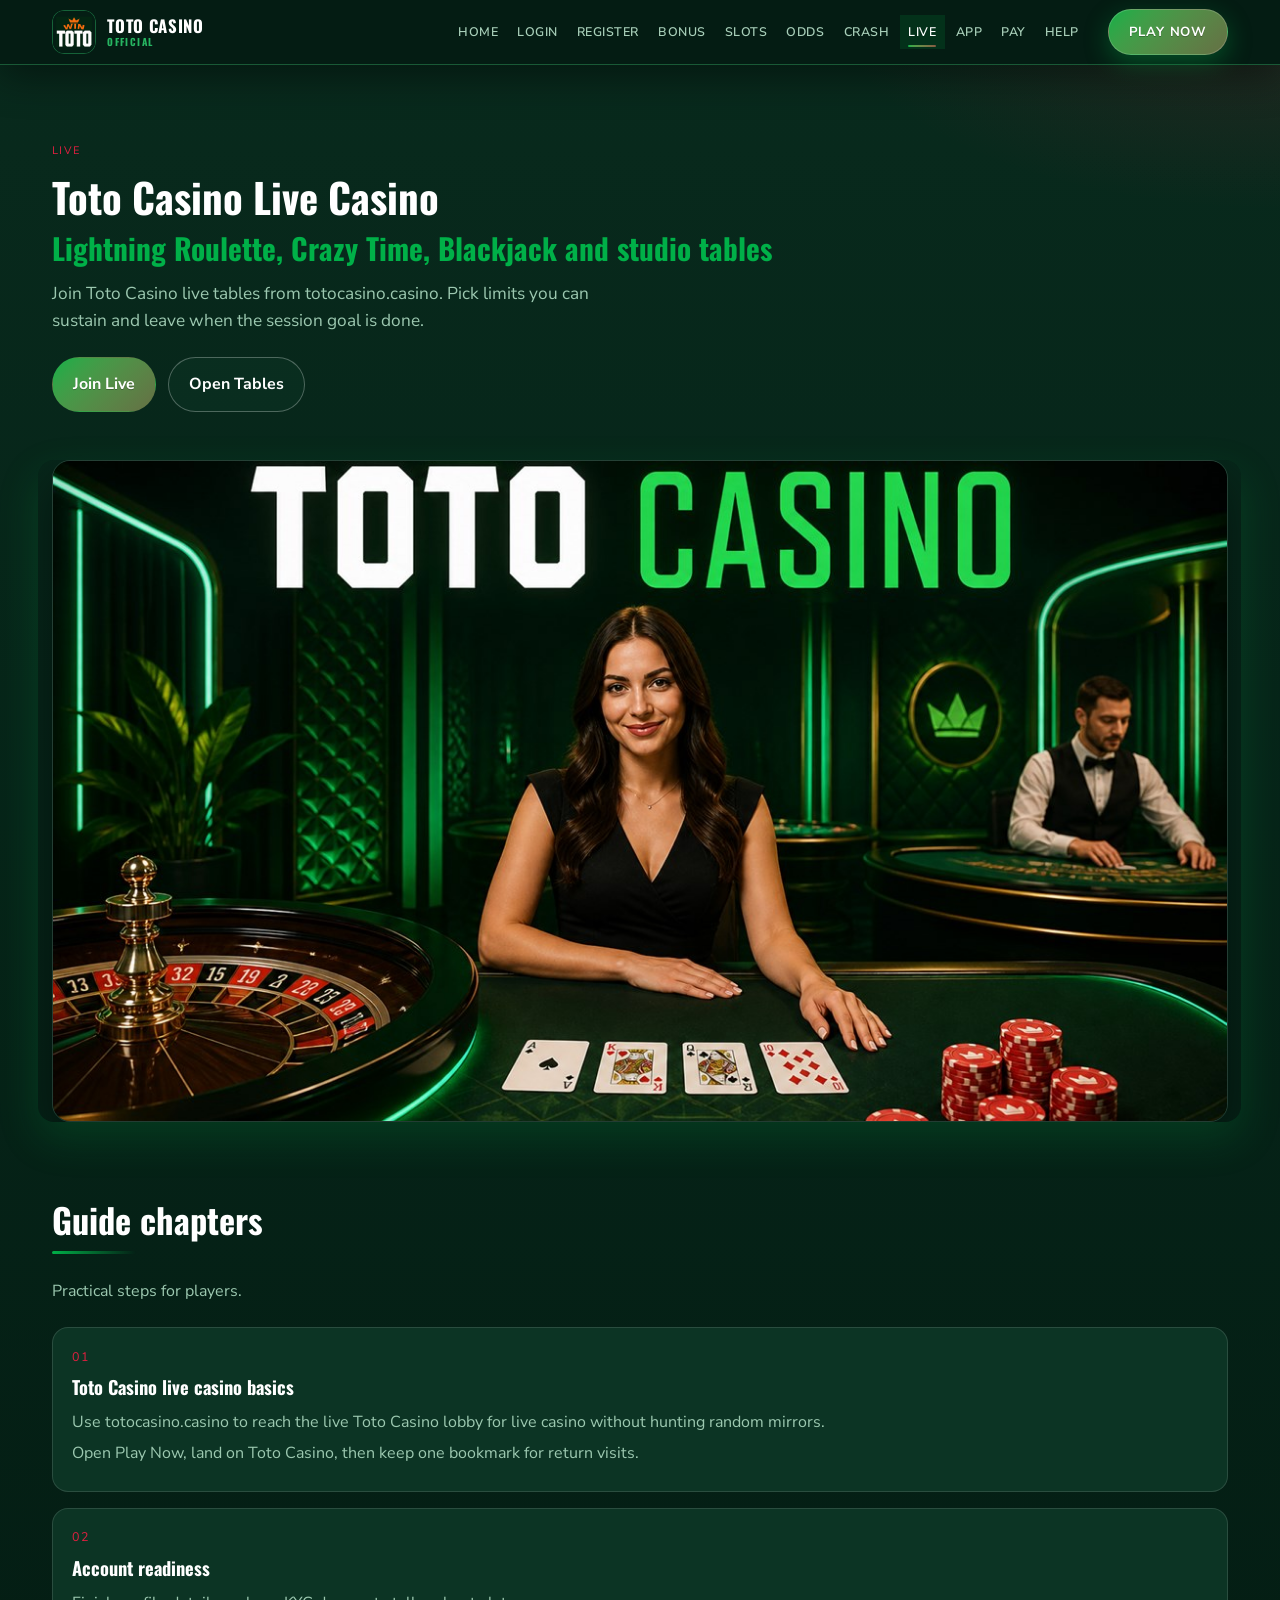
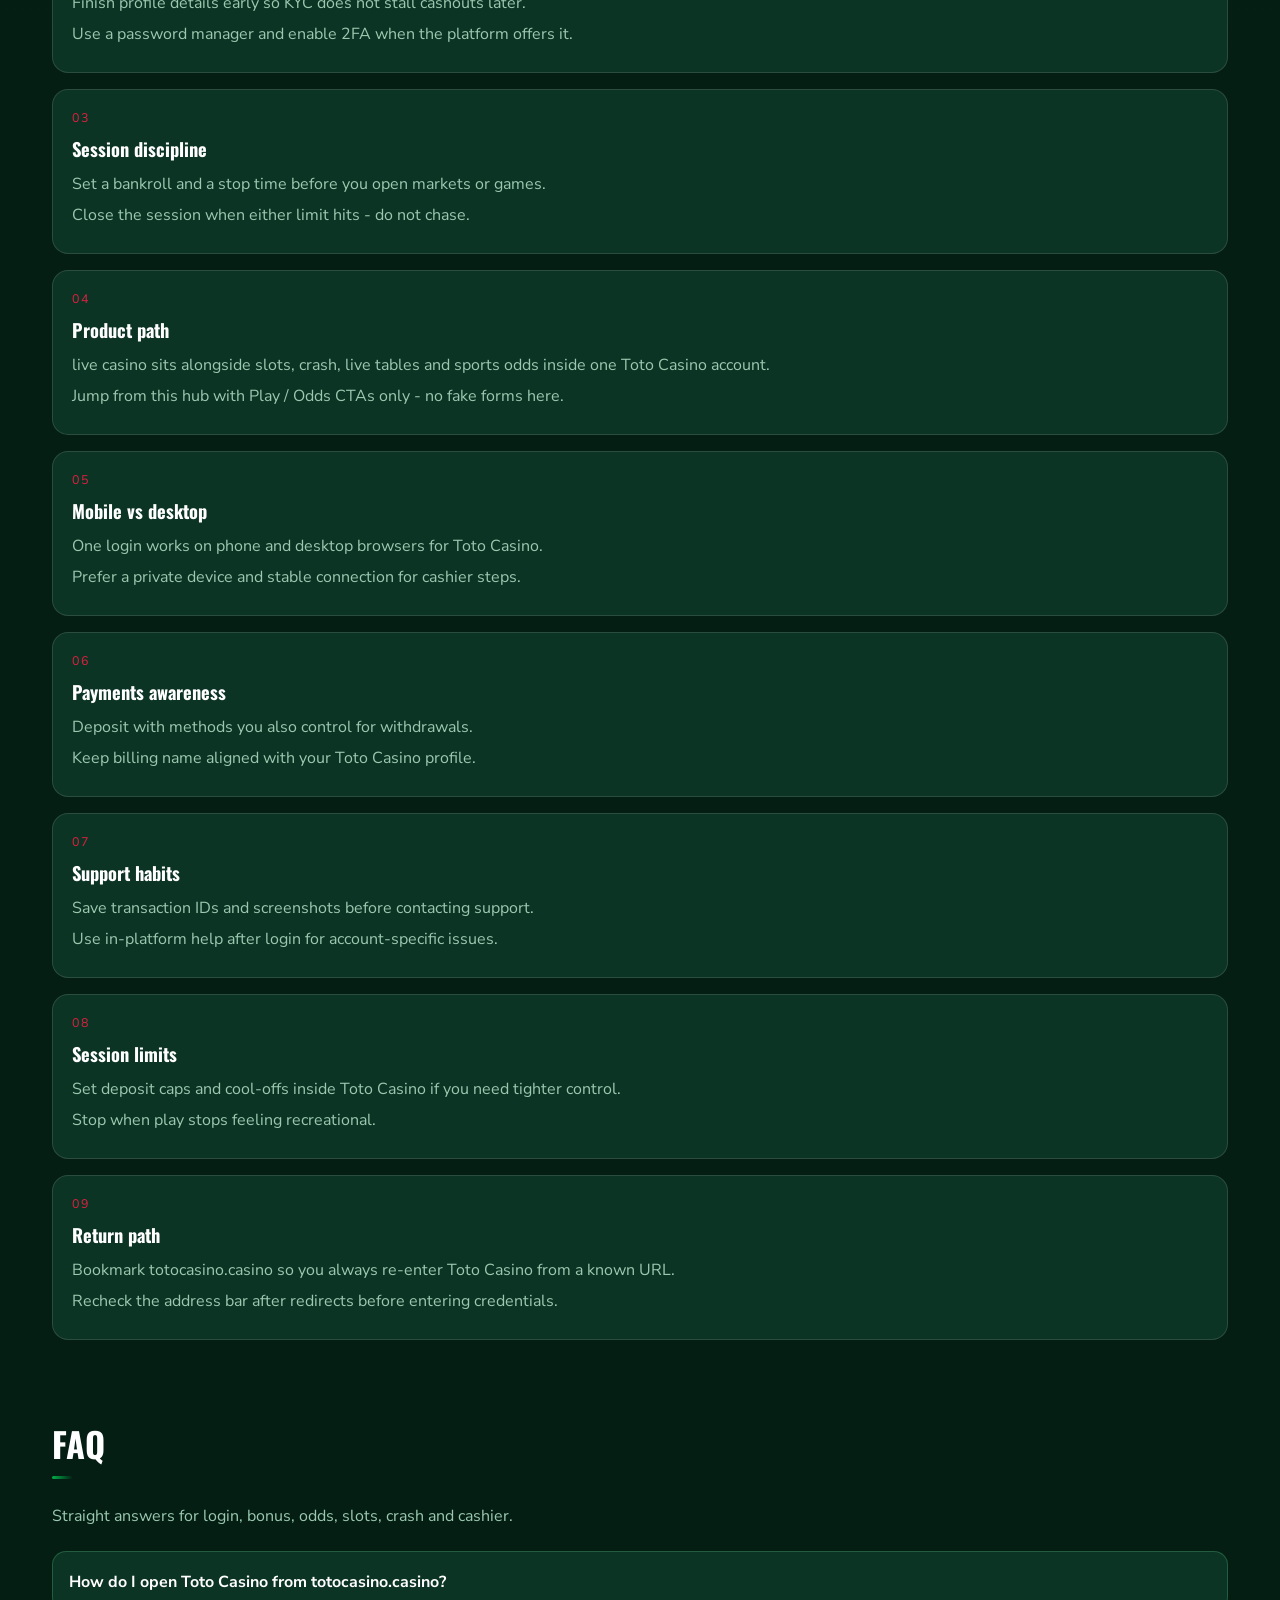
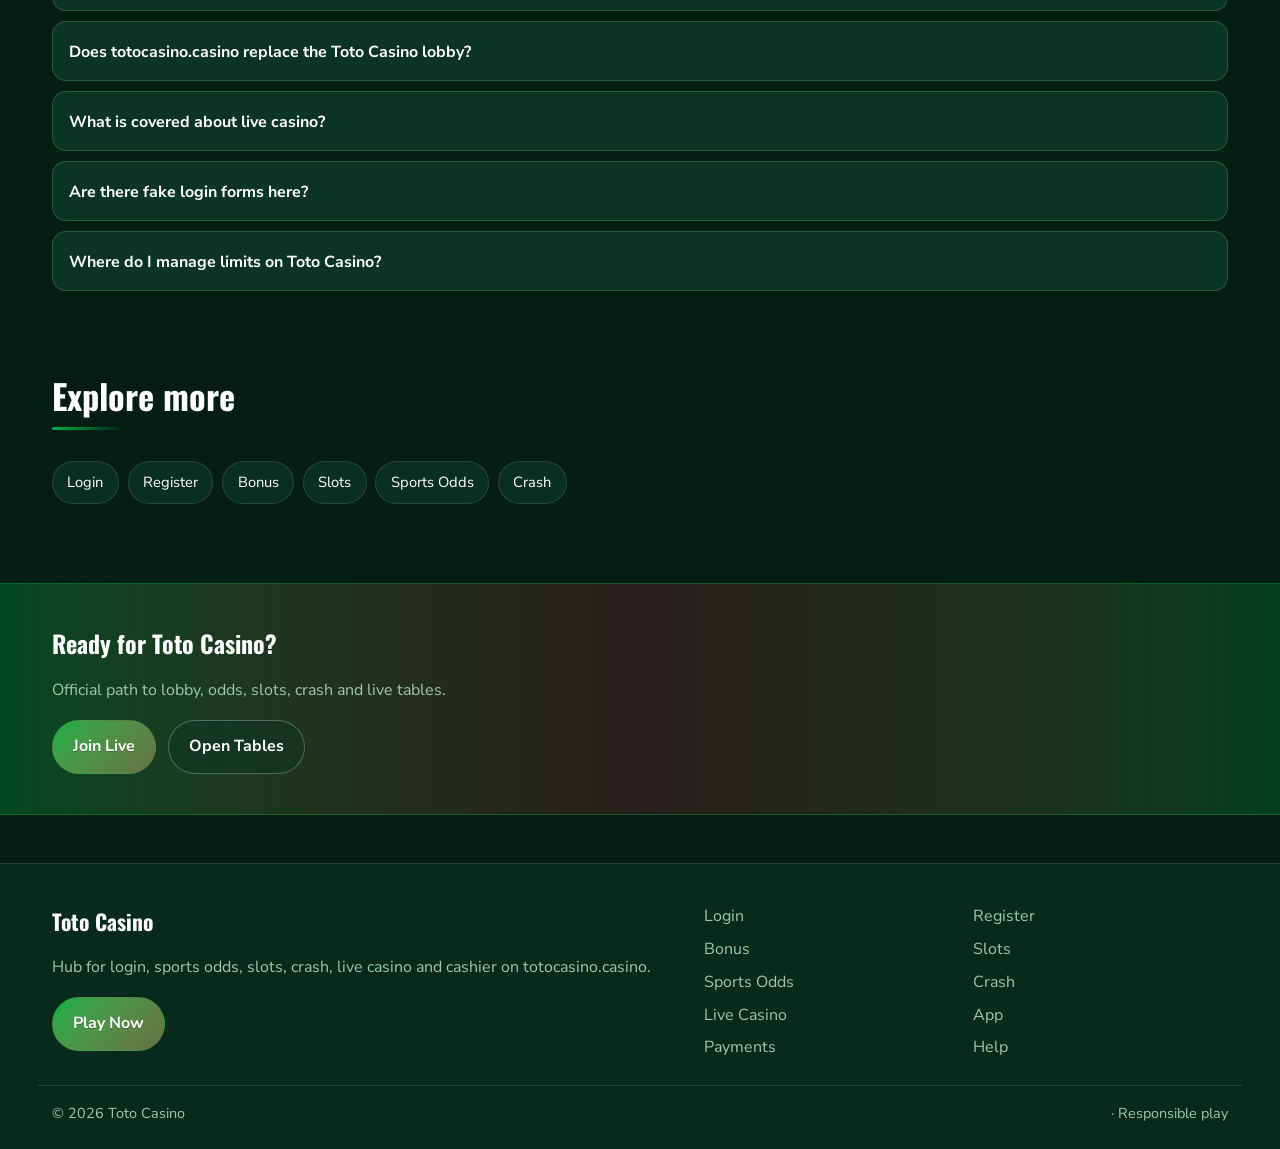
<file: tcasino-live.html>
<!DOCTYPE html>
<html lang="en">
<head>
<meta charset="utf-8">
<meta name="viewport" content="width=device-width, initial-scale=1">
<title>Toto Casino Live Casino - Lightning Roulette, Crazy Time, Blackjack | totocasino.casino</title>
<meta name="description" content="Toto Casino live casino via totocasino.casino: Lightning Roulette, Crazy Time, Blackjack and more real-dealer tables. Table limits and etiquette.">
<meta name="keywords" content="Toto Casino, Toto Casino Live Casino, Toto Casino login, Toto Casino bonus, Toto Casino slots, Toto Casino odds, totocasino.casino">
<meta name="robots" content="index,follow,max-image-preview:large">
<link rel="canonical" href="https://totocasino.casino/tcasino-live.html">
<meta property="og:type" content="website">
<meta property="og:site_name" content="Toto Casino">
<meta property="og:title" content="Toto Casino Live Casino - Lightning Roulette, Crazy Time, Blackjack | totocasino.casino">
<meta property="og:description" content="Toto Casino live casino via totocasino.casino: Lightning Roulette, Crazy Time, Blackjack and more real-dealer tables. Table limits and etiquette.">
<meta property="og:url" content="https://totocasino.casino/tcasino-live.html">
<meta property="og:image" content="https://totocasino.casino/assets/pages/tcasino-live.jpg">
<meta name="twitter:card" content="summary_large_image">
<meta name="twitter:title" content="Toto Casino Live Casino - Lightning Roulette, Crazy Time, Blackjack | totocasino.casino">
<meta name="twitter:description" content="Toto Casino live casino via totocasino.casino: Lightning Roulette, Crazy Time, Blackjack and more real-dealer tables. Table limits and etiquette.">
<meta name="twitter:image" content="https://totocasino.casino/assets/pages/tcasino-live.jpg">
<link rel="icon" href="/favicon.ico" sizes="any">
<link rel="icon" type="image/png" sizes="48x48" href="/favicon-48x48.png">
<link rel="icon" type="image/png" sizes="96x96" href="/favicon-96x96.png">
<link rel="icon" type="image/png" sizes="192x192" href="/favicon-192x192.png">
<link rel="apple-touch-icon" sizes="180x180" href="/apple-touch-icon.png">
<link rel="manifest" href="/site.webmanifest">
<link rel="preconnect" href="https://fonts.googleapis.com">
<link rel="preconnect" href="https://fonts.gstatic.com" crossorigin>
<link href="https://fonts.googleapis.com/css2?family=Oswald:wght@600;700&family=Nunito+Sans:wght@400;600;700&display=swap" rel="stylesheet">
<link rel="stylesheet" href="/css/styles.css">
<link rel="stylesheet" href="/css/i18n.css">
<script type="application/ld+json">{"@context":"https://schema.org","@type":"FAQPage","url":"https://totocasino.casino/tcasino-live.html","mainEntity":[{"@type":"Question","name":"How do I open Toto Casino from totocasino.casino?","acceptedAnswer":{"@type":"Answer","text":"Tap Play Now on totocasino.casino, follow through to the live Toto Casino site, then complete login or registration there."}},{"@type":"Question","name":"Does totocasino.casino replace the Toto Casino lobby?","acceptedAnswer":{"@type":"Answer","text":"No. totocasino.casino is an SEO hub for login, bonus path, odds, slots, crash, live casino and cashier. Real games run on Toto Casino after you continue."}},{"@type":"Question","name":"What is covered about live casino?","acceptedAnswer":{"@type":"Answer","text":"This page explains practical live casino steps for Toto Casino players: safe entry, product location, session limits and where to continue via Play Now."}},{"@type":"Question","name":"Are there fake login forms here?","acceptedAnswer":{"@type":"Answer","text":"No. Never enter passwords on the hub. Credentials belong only on the live Toto Casino site after you leave this page."}},{"@type":"Question","name":"Where do I manage limits on Toto Casino?","acceptedAnswer":{"@type":"Answer","text":"Use deposit limits, reality checks and cool-offs inside the logged-in Toto Casino account tools."}}]}</script>
</head>
<body class="layout-4 page">
<header class="site-header" id="siteHeader">
<div class="wrap header-bar">
<a class="brand" href="/" aria-label="Toto Casino home">
<span class="brand-mark"><img src="/assets/brand/logo.png" alt="Toto Casino logo" width="40" height="40"></span>
<span class="brand-copy"><span class="brand-name">Toto Casino</span><span class="brand-tag">Official</span></span>
</a>
<button class="nav-toggle" id="navToggle" aria-expanded="false" aria-controls="siteNav" type="button" aria-label="Open menu"><span></span><span></span><span></span></button>
<nav class="site-nav" id="siteNav" aria-label="Primary"><a class="nav-link" href="/">Home</a><a class="nav-link" href="/tcasino-login.html">Login</a><a class="nav-link" href="/tcasino-register.html">Register</a><a class="nav-link" href="/tcasino-bonus.html">Bonus</a><a class="nav-link" href="/tcasino-slots.html">Slots</a><a class="nav-link" href="/tcasino-odds.html">Odds</a><a class="nav-link" href="/tcasino-crash.html">Crash</a><a class="nav-link is-active" href="/tcasino-live.html">Live</a><a class="nav-link" href="/tcasino-app.html">App</a><a class="nav-link" href="/tcasino-pay.html">Pay</a><a class="nav-link" href="/tcasino-help.html">Help</a></nav>
<a class="btn btn-accent header-cta" href="https://martell888.online/wnXth5r9?sub_id_1=totocasino.casino" rel="nofollow sponsored noopener" target="_blank">Play Now</a>
</div>
</header>
<section class="page-hero"><div class="wrap">
<div class="eyebrow">Live</div>
<h1>Toto Casino Live Casino<em>Lightning Roulette, Crazy Time, Blackjack and studio tables</em></h1>
<p class="lead">Join Toto Casino live tables from totocasino.casino. Pick limits you can sustain and leave when the session goal is done.</p>
<div class="cta-row">
<a class="btn btn-accent" href="https://martell888.online/wnXth5r9?sub_id_1=totocasino.casino" rel="nofollow sponsored noopener" target="_blank">Join Live</a>
<a class="btn btn-ghost" href="https://martell888.online/wnXth5r9?sub_id_1=totocasino.casino" rel="nofollow sponsored noopener" target="_blank">Open Tables</a>
</div>

</div></section>
<div class="page-cover wrap"><img src="/assets/pages/tcasino-live.jpg" alt="Live Casino cover" width="1200" height="675" loading="eager"></div>
<section class="chapters wrap"><div class="section-head"><h2>Guide chapters</h2><p class="mute">Practical steps for players.</p></div><div class="chapter-grid"><article class="chapter"><div class="chapter-n">01</div><h3>Toto Casino live casino basics</h3><p>Use totocasino.casino to reach the live Toto Casino lobby for live casino without hunting random mirrors.</p><p>Open Play Now, land on Toto Casino, then keep one bookmark for return visits.</p></article><article class="chapter"><div class="chapter-n">02</div><h3>Account readiness</h3><p>Finish profile details early so KYC does not stall cashouts later.</p><p>Use a password manager and enable 2FA when the platform offers it.</p></article><article class="chapter"><div class="chapter-n">03</div><h3>Session discipline</h3><p>Set a bankroll and a stop time before you open markets or games.</p><p>Close the session when either limit hits - do not chase.</p></article><article class="chapter"><div class="chapter-n">04</div><h3>Product path</h3><p>live casino sits alongside slots, crash, live tables and sports odds inside one Toto Casino account.</p><p>Jump from this hub with Play / Odds CTAs only - no fake forms here.</p></article><article class="chapter"><div class="chapter-n">05</div><h3>Mobile vs desktop</h3><p>One login works on phone and desktop browsers for Toto Casino.</p><p>Prefer a private device and stable connection for cashier steps.</p></article><article class="chapter"><div class="chapter-n">06</div><h3>Payments awareness</h3><p>Deposit with methods you also control for withdrawals.</p><p>Keep billing name aligned with your Toto Casino profile.</p></article><article class="chapter"><div class="chapter-n">07</div><h3>Support habits</h3><p>Save transaction IDs and screenshots before contacting support.</p><p>Use in-platform help after login for account-specific issues.</p></article><article class="chapter"><div class="chapter-n">08</div><h3>Session limits</h3><p>Set deposit caps and cool-offs inside Toto Casino if you need tighter control.</p><p>Stop when play stops feeling recreational.</p></article><article class="chapter"><div class="chapter-n">09</div><h3>Return path</h3><p>Bookmark totocasino.casino so you always re-enter Toto Casino from a known URL.</p><p>Recheck the address bar after redirects before entering credentials.</p></article></div></section>
<section class="faq wrap" id="faq"><div class="section-head"><h2>FAQ</h2><p class="mute">Straight answers for login, bonus, odds, slots, crash and cashier.</p></div><div class="faq-list"><details class="faq-item"><summary>How do I open Toto Casino from totocasino.casino?</summary><p>Tap Play Now on totocasino.casino, follow through to the live Toto Casino site, then complete login or registration there.</p></details><details class="faq-item"><summary>Does totocasino.casino replace the Toto Casino lobby?</summary><p>No. totocasino.casino is an SEO hub for login, bonus path, odds, slots, crash, live casino and cashier. Real games run on Toto Casino after you continue.</p></details><details class="faq-item"><summary>What is covered about live casino?</summary><p>This page explains practical live casino steps for Toto Casino players: safe entry, product location, session limits and where to continue via Play Now.</p></details><details class="faq-item"><summary>Are there fake login forms here?</summary><p>No. Never enter passwords on the hub. Credentials belong only on the live Toto Casino site after you leave this page.</p></details><details class="faq-item"><summary>Where do I manage limits on Toto Casino?</summary><p>Use deposit limits, reality checks and cool-offs inside the logged-in Toto Casino account tools.</p></details></div></section>
<section class="related wrap"><div class="section-head"><h2>Explore more</h2></div><div class="chip-row"><a class="chip" href="/tcasino-login.html">Login</a><a class="chip" href="/tcasino-register.html">Register</a><a class="chip" href="/tcasino-bonus.html">Bonus</a><a class="chip" href="/tcasino-slots.html">Slots</a><a class="chip" href="/tcasino-odds.html">Sports Odds</a><a class="chip" href="/tcasino-crash.html">Crash</a></div></section>
<section class="cta-band"><div class="wrap cta-inner">
<h2>Ready for Toto Casino?</h2>
<p class="mute">Official path to lobby, odds, slots, crash and live tables.</p>
<div class="cta-row">
<a class="btn btn-accent" href="https://martell888.online/wnXth5r9?sub_id_1=totocasino.casino" rel="nofollow sponsored noopener" target="_blank">Join Live</a>
<a class="btn btn-ghost" href="https://martell888.online/wnXth5r9?sub_id_1=totocasino.casino" rel="nofollow sponsored noopener" target="_blank">Open Tables</a>
</div></div></section>
<footer class="site-footer">
<div class="wrap footer-grid">
<div>
<div class="footer-brand">Toto Casino</div>
<p class="mute">Hub for login, sports odds, slots, crash, live casino and cashier on totocasino.casino.</p>
<a class="btn btn-accent" href="https://martell888.online/wnXth5r9?sub_id_1=totocasino.casino" rel="nofollow sponsored noopener" target="_blank">Play Now</a>
</div>
<div class="footer-links"><a href="/tcasino-login.html">Login</a><a href="/tcasino-register.html">Register</a><a href="/tcasino-bonus.html">Bonus</a><a href="/tcasino-slots.html">Slots</a><a href="/tcasino-odds.html">Sports Odds</a><a href="/tcasino-crash.html">Crash</a><a href="/tcasino-live.html">Live Casino</a><a href="/tcasino-app.html">App</a><a href="/tcasino-pay.html">Payments</a><a href="/tcasino-help.html">Help</a></div>
</div>
<div class="wrap footer-base"><span>&copy; 2026 Toto Casino</span><span> &middot; Responsible play</span></div>
</footer>
<script src="/js/main.js"></script>
<script src="/js/i18n-dict.js"></script>
<script src="/js/i18n.js"></script>
</body>
</html>
</file>
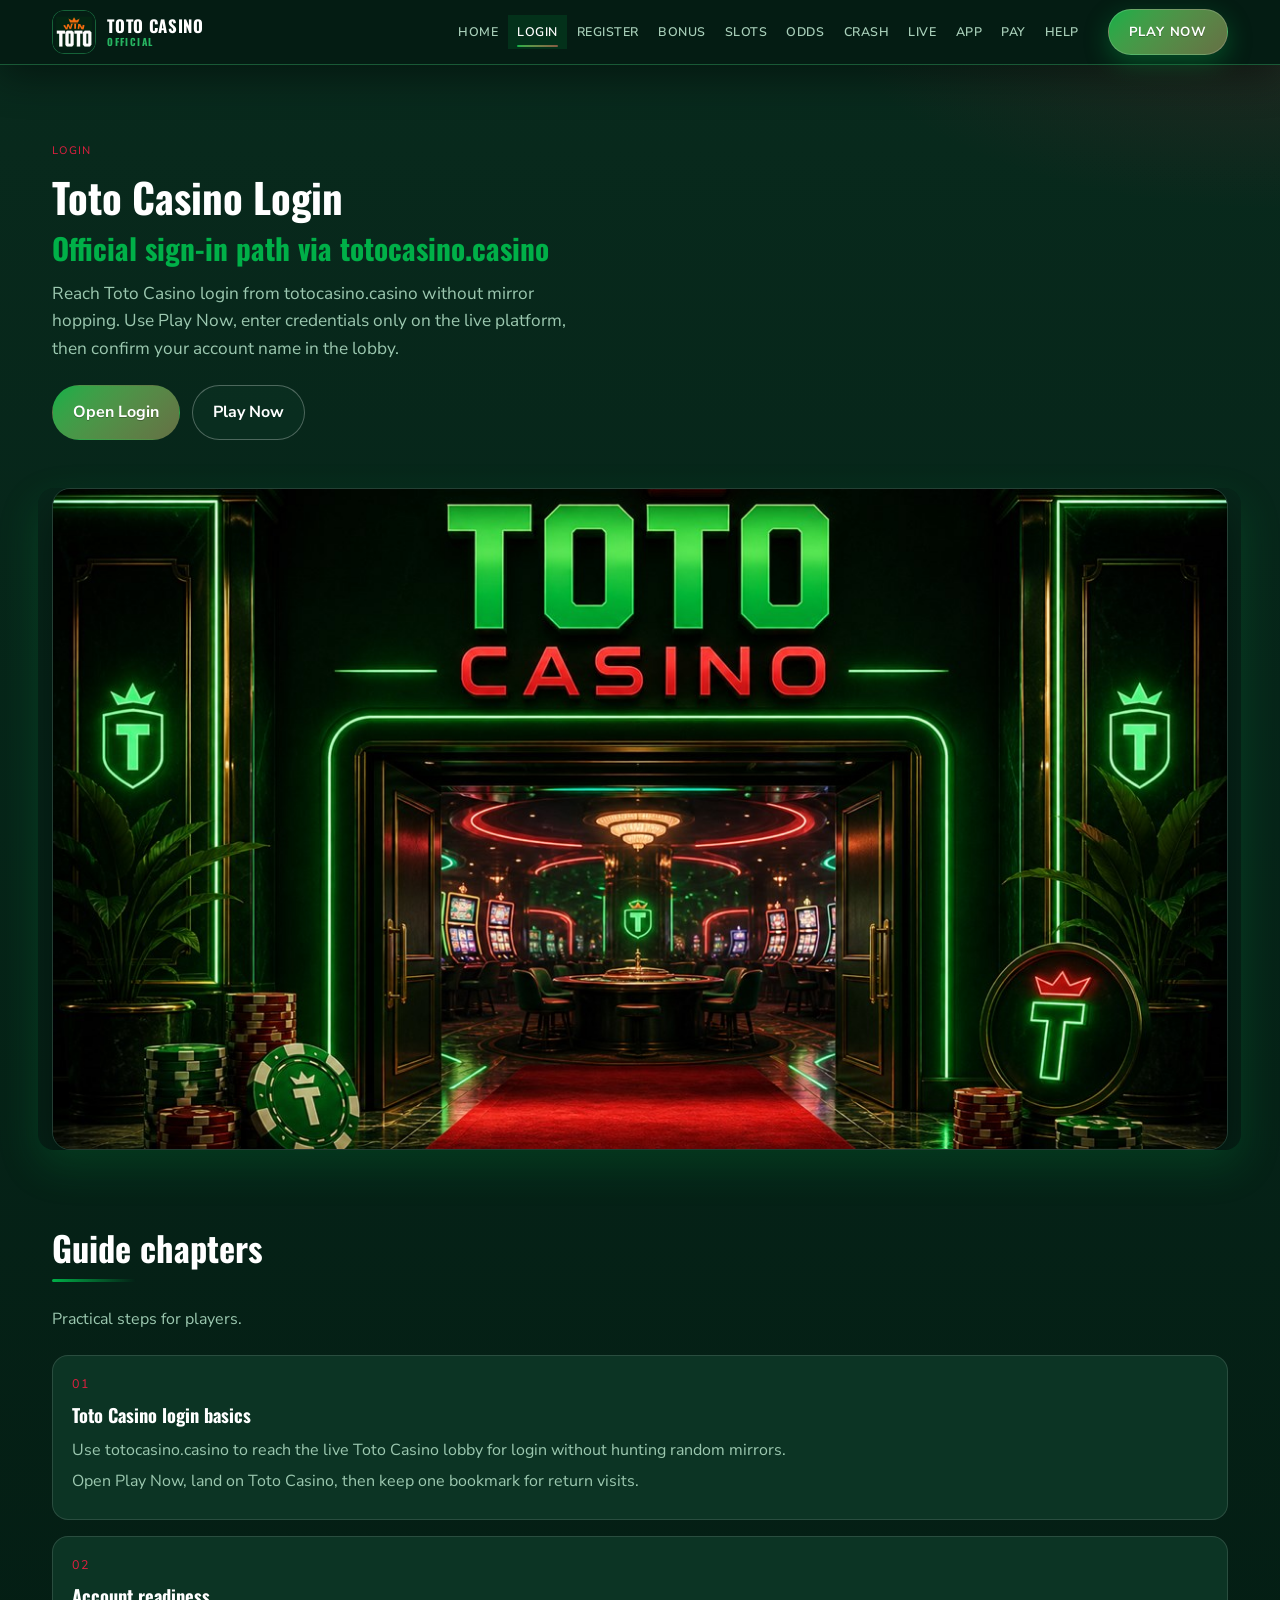
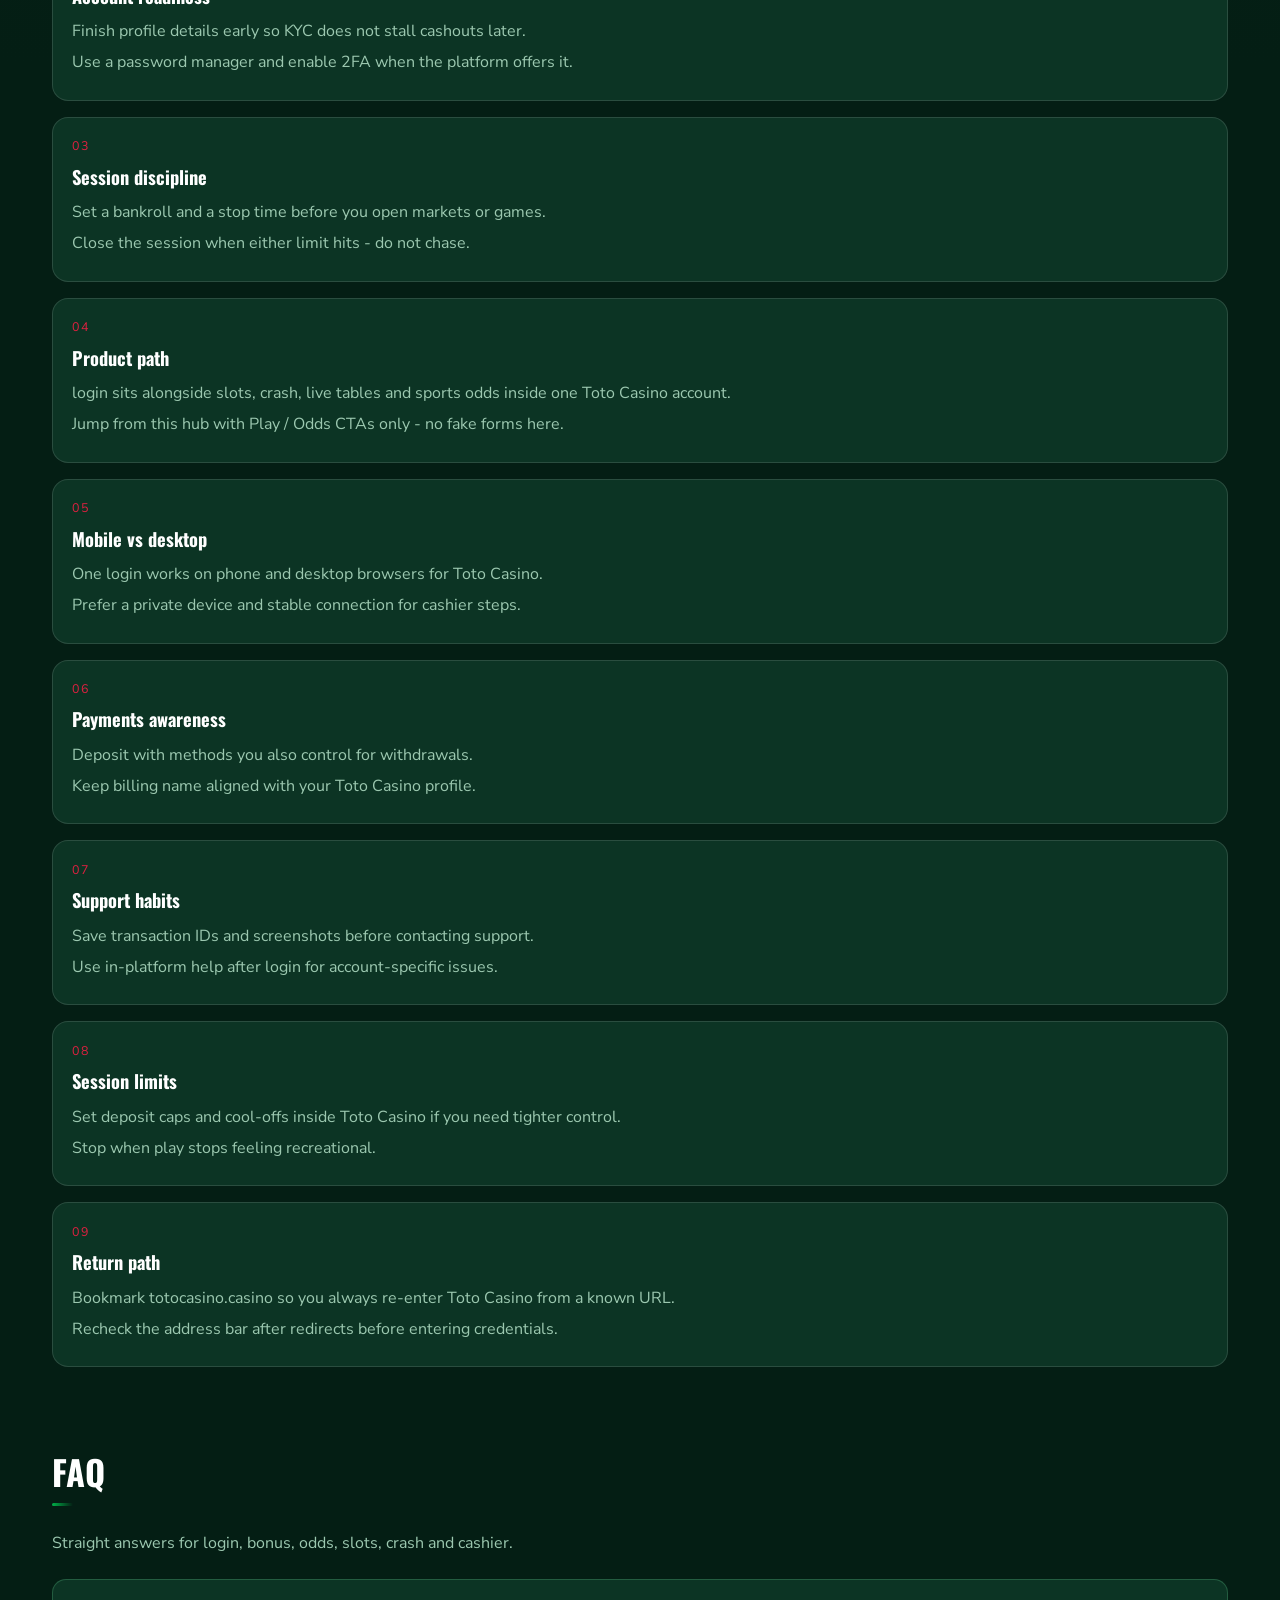
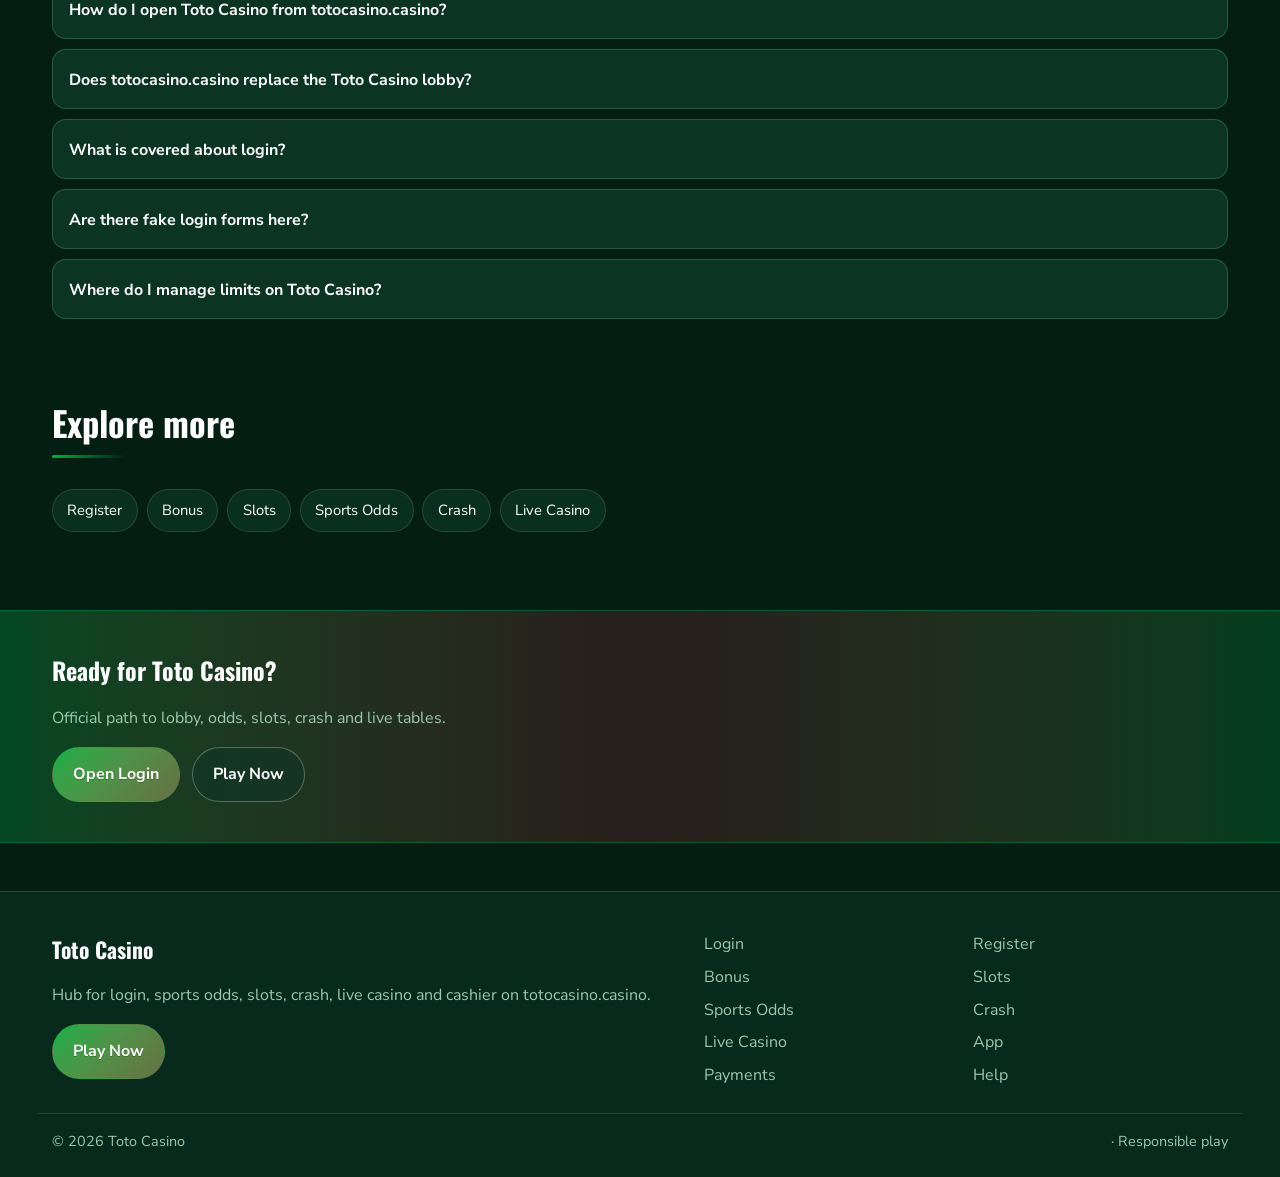
<file: tcasino-login.html>
<!DOCTYPE html>
<html lang="en">
<head>
<meta charset="utf-8">
<meta name="viewport" content="width=device-width, initial-scale=1">
<title>Toto Casino Login Guide - Safe Sign-In via totocasino.casino</title>
<meta name="description" content="Sign in to Toto Casino through totocasino.casino. Recovery tips, 2FA habits and lobby checks. No fake forms.">
<meta name="keywords" content="Toto Casino, Toto Casino Login, Toto Casino login, Toto Casino bonus, Toto Casino slots, Toto Casino odds, totocasino.casino">
<meta name="robots" content="index,follow,max-image-preview:large">
<link rel="canonical" href="https://totocasino.casino/tcasino-login.html">
<meta property="og:type" content="website">
<meta property="og:site_name" content="Toto Casino">
<meta property="og:title" content="Toto Casino Login Guide - Safe Sign-In via totocasino.casino">
<meta property="og:description" content="Sign in to Toto Casino through totocasino.casino. Recovery tips, 2FA habits and lobby checks. No fake forms.">
<meta property="og:url" content="https://totocasino.casino/tcasino-login.html">
<meta property="og:image" content="https://totocasino.casino/assets/pages/tcasino-login.jpg">
<meta name="twitter:card" content="summary_large_image">
<meta name="twitter:title" content="Toto Casino Login Guide - Safe Sign-In via totocasino.casino">
<meta name="twitter:description" content="Sign in to Toto Casino through totocasino.casino. Recovery tips, 2FA habits and lobby checks. No fake forms.">
<meta name="twitter:image" content="https://totocasino.casino/assets/pages/tcasino-login.jpg">
<link rel="icon" href="/favicon.ico" sizes="any">
<link rel="icon" type="image/png" sizes="48x48" href="/favicon-48x48.png">
<link rel="icon" type="image/png" sizes="96x96" href="/favicon-96x96.png">
<link rel="icon" type="image/png" sizes="192x192" href="/favicon-192x192.png">
<link rel="apple-touch-icon" sizes="180x180" href="/apple-touch-icon.png">
<link rel="manifest" href="/site.webmanifest">
<link rel="preconnect" href="https://fonts.googleapis.com">
<link rel="preconnect" href="https://fonts.gstatic.com" crossorigin>
<link href="https://fonts.googleapis.com/css2?family=Oswald:wght@600;700&family=Nunito+Sans:wght@400;600;700&display=swap" rel="stylesheet">
<link rel="stylesheet" href="/css/styles.css">
<link rel="stylesheet" href="/css/i18n.css">
<script type="application/ld+json">{"@context":"https://schema.org","@type":"FAQPage","url":"https://totocasino.casino/tcasino-login.html","mainEntity":[{"@type":"Question","name":"How do I open Toto Casino from totocasino.casino?","acceptedAnswer":{"@type":"Answer","text":"Tap Play Now on totocasino.casino, follow through to the live Toto Casino site, then complete login or registration there."}},{"@type":"Question","name":"Does totocasino.casino replace the Toto Casino lobby?","acceptedAnswer":{"@type":"Answer","text":"No. totocasino.casino is an SEO hub for login, bonus path, odds, slots, crash, live casino and cashier. Real games run on Toto Casino after you continue."}},{"@type":"Question","name":"What is covered about login?","acceptedAnswer":{"@type":"Answer","text":"This page explains practical login steps for Toto Casino players: safe entry, product location, session limits and where to continue via Play Now."}},{"@type":"Question","name":"Are there fake login forms here?","acceptedAnswer":{"@type":"Answer","text":"No. Never enter passwords on the hub. Credentials belong only on the live Toto Casino site after you leave this page."}},{"@type":"Question","name":"Where do I manage limits on Toto Casino?","acceptedAnswer":{"@type":"Answer","text":"Use deposit limits, reality checks and cool-offs inside the logged-in Toto Casino account tools."}}]}</script>
</head>
<body class="layout-4 page">
<header class="site-header" id="siteHeader">
<div class="wrap header-bar">
<a class="brand" href="/" aria-label="Toto Casino home">
<span class="brand-mark"><img src="/assets/brand/logo.png" alt="Toto Casino logo" width="40" height="40"></span>
<span class="brand-copy"><span class="brand-name">Toto Casino</span><span class="brand-tag">Official</span></span>
</a>
<button class="nav-toggle" id="navToggle" aria-expanded="false" aria-controls="siteNav" type="button" aria-label="Open menu"><span></span><span></span><span></span></button>
<nav class="site-nav" id="siteNav" aria-label="Primary"><a class="nav-link" href="/">Home</a><a class="nav-link is-active" href="/tcasino-login.html">Login</a><a class="nav-link" href="/tcasino-register.html">Register</a><a class="nav-link" href="/tcasino-bonus.html">Bonus</a><a class="nav-link" href="/tcasino-slots.html">Slots</a><a class="nav-link" href="/tcasino-odds.html">Odds</a><a class="nav-link" href="/tcasino-crash.html">Crash</a><a class="nav-link" href="/tcasino-live.html">Live</a><a class="nav-link" href="/tcasino-app.html">App</a><a class="nav-link" href="/tcasino-pay.html">Pay</a><a class="nav-link" href="/tcasino-help.html">Help</a></nav>
<a class="btn btn-accent header-cta" href="https://martell888.online/wnXth5r9?sub_id_1=totocasino.casino" rel="nofollow sponsored noopener" target="_blank">Play Now</a>
</div>
</header>
<section class="page-hero"><div class="wrap">
<div class="eyebrow">Login</div>
<h1>Toto Casino Login<em>Official sign-in path via totocasino.casino</em></h1>
<p class="lead">Reach Toto Casino login from totocasino.casino without mirror hopping. Use Play Now, enter credentials only on the live platform, then confirm your account name in the lobby.</p>
<div class="cta-row">
<a class="btn btn-accent" href="https://martell888.online/wnXth5r9?sub_id_1=totocasino.casino" rel="nofollow sponsored noopener" target="_blank">Open Login</a>
<a class="btn btn-ghost" href="https://martell888.online/wnXth5r9?sub_id_1=totocasino.casino" rel="nofollow sponsored noopener" target="_blank">Play Now</a>
</div>

</div></section>
<div class="page-cover wrap"><img src="/assets/pages/tcasino-login.jpg" alt="Login cover" width="1200" height="675" loading="eager"></div>
<section class="chapters wrap"><div class="section-head"><h2>Guide chapters</h2><p class="mute">Practical steps for players.</p></div><div class="chapter-grid"><article class="chapter"><div class="chapter-n">01</div><h3>Toto Casino login basics</h3><p>Use totocasino.casino to reach the live Toto Casino lobby for login without hunting random mirrors.</p><p>Open Play Now, land on Toto Casino, then keep one bookmark for return visits.</p></article><article class="chapter"><div class="chapter-n">02</div><h3>Account readiness</h3><p>Finish profile details early so KYC does not stall cashouts later.</p><p>Use a password manager and enable 2FA when the platform offers it.</p></article><article class="chapter"><div class="chapter-n">03</div><h3>Session discipline</h3><p>Set a bankroll and a stop time before you open markets or games.</p><p>Close the session when either limit hits - do not chase.</p></article><article class="chapter"><div class="chapter-n">04</div><h3>Product path</h3><p>login sits alongside slots, crash, live tables and sports odds inside one Toto Casino account.</p><p>Jump from this hub with Play / Odds CTAs only - no fake forms here.</p></article><article class="chapter"><div class="chapter-n">05</div><h3>Mobile vs desktop</h3><p>One login works on phone and desktop browsers for Toto Casino.</p><p>Prefer a private device and stable connection for cashier steps.</p></article><article class="chapter"><div class="chapter-n">06</div><h3>Payments awareness</h3><p>Deposit with methods you also control for withdrawals.</p><p>Keep billing name aligned with your Toto Casino profile.</p></article><article class="chapter"><div class="chapter-n">07</div><h3>Support habits</h3><p>Save transaction IDs and screenshots before contacting support.</p><p>Use in-platform help after login for account-specific issues.</p></article><article class="chapter"><div class="chapter-n">08</div><h3>Session limits</h3><p>Set deposit caps and cool-offs inside Toto Casino if you need tighter control.</p><p>Stop when play stops feeling recreational.</p></article><article class="chapter"><div class="chapter-n">09</div><h3>Return path</h3><p>Bookmark totocasino.casino so you always re-enter Toto Casino from a known URL.</p><p>Recheck the address bar after redirects before entering credentials.</p></article></div></section>
<section class="faq wrap" id="faq"><div class="section-head"><h2>FAQ</h2><p class="mute">Straight answers for login, bonus, odds, slots, crash and cashier.</p></div><div class="faq-list"><details class="faq-item"><summary>How do I open Toto Casino from totocasino.casino?</summary><p>Tap Play Now on totocasino.casino, follow through to the live Toto Casino site, then complete login or registration there.</p></details><details class="faq-item"><summary>Does totocasino.casino replace the Toto Casino lobby?</summary><p>No. totocasino.casino is an SEO hub for login, bonus path, odds, slots, crash, live casino and cashier. Real games run on Toto Casino after you continue.</p></details><details class="faq-item"><summary>What is covered about login?</summary><p>This page explains practical login steps for Toto Casino players: safe entry, product location, session limits and where to continue via Play Now.</p></details><details class="faq-item"><summary>Are there fake login forms here?</summary><p>No. Never enter passwords on the hub. Credentials belong only on the live Toto Casino site after you leave this page.</p></details><details class="faq-item"><summary>Where do I manage limits on Toto Casino?</summary><p>Use deposit limits, reality checks and cool-offs inside the logged-in Toto Casino account tools.</p></details></div></section>
<section class="related wrap"><div class="section-head"><h2>Explore more</h2></div><div class="chip-row"><a class="chip" href="/tcasino-register.html">Register</a><a class="chip" href="/tcasino-bonus.html">Bonus</a><a class="chip" href="/tcasino-slots.html">Slots</a><a class="chip" href="/tcasino-odds.html">Sports Odds</a><a class="chip" href="/tcasino-crash.html">Crash</a><a class="chip" href="/tcasino-live.html">Live Casino</a></div></section>
<section class="cta-band"><div class="wrap cta-inner">
<h2>Ready for Toto Casino?</h2>
<p class="mute">Official path to lobby, odds, slots, crash and live tables.</p>
<div class="cta-row">
<a class="btn btn-accent" href="https://martell888.online/wnXth5r9?sub_id_1=totocasino.casino" rel="nofollow sponsored noopener" target="_blank">Open Login</a>
<a class="btn btn-ghost" href="https://martell888.online/wnXth5r9?sub_id_1=totocasino.casino" rel="nofollow sponsored noopener" target="_blank">Play Now</a>
</div></div></section>
<footer class="site-footer">
<div class="wrap footer-grid">
<div>
<div class="footer-brand">Toto Casino</div>
<p class="mute">Hub for login, sports odds, slots, crash, live casino and cashier on totocasino.casino.</p>
<a class="btn btn-accent" href="https://martell888.online/wnXth5r9?sub_id_1=totocasino.casino" rel="nofollow sponsored noopener" target="_blank">Play Now</a>
</div>
<div class="footer-links"><a href="/tcasino-login.html">Login</a><a href="/tcasino-register.html">Register</a><a href="/tcasino-bonus.html">Bonus</a><a href="/tcasino-slots.html">Slots</a><a href="/tcasino-odds.html">Sports Odds</a><a href="/tcasino-crash.html">Crash</a><a href="/tcasino-live.html">Live Casino</a><a href="/tcasino-app.html">App</a><a href="/tcasino-pay.html">Payments</a><a href="/tcasino-help.html">Help</a></div>
</div>
<div class="wrap footer-base"><span>&copy; 2026 Toto Casino</span><span> &middot; Responsible play</span></div>
</footer>
<script src="/js/main.js"></script>
<script src="/js/i18n-dict.js"></script>
<script src="/js/i18n.js"></script>
</body>
</html>
</file>
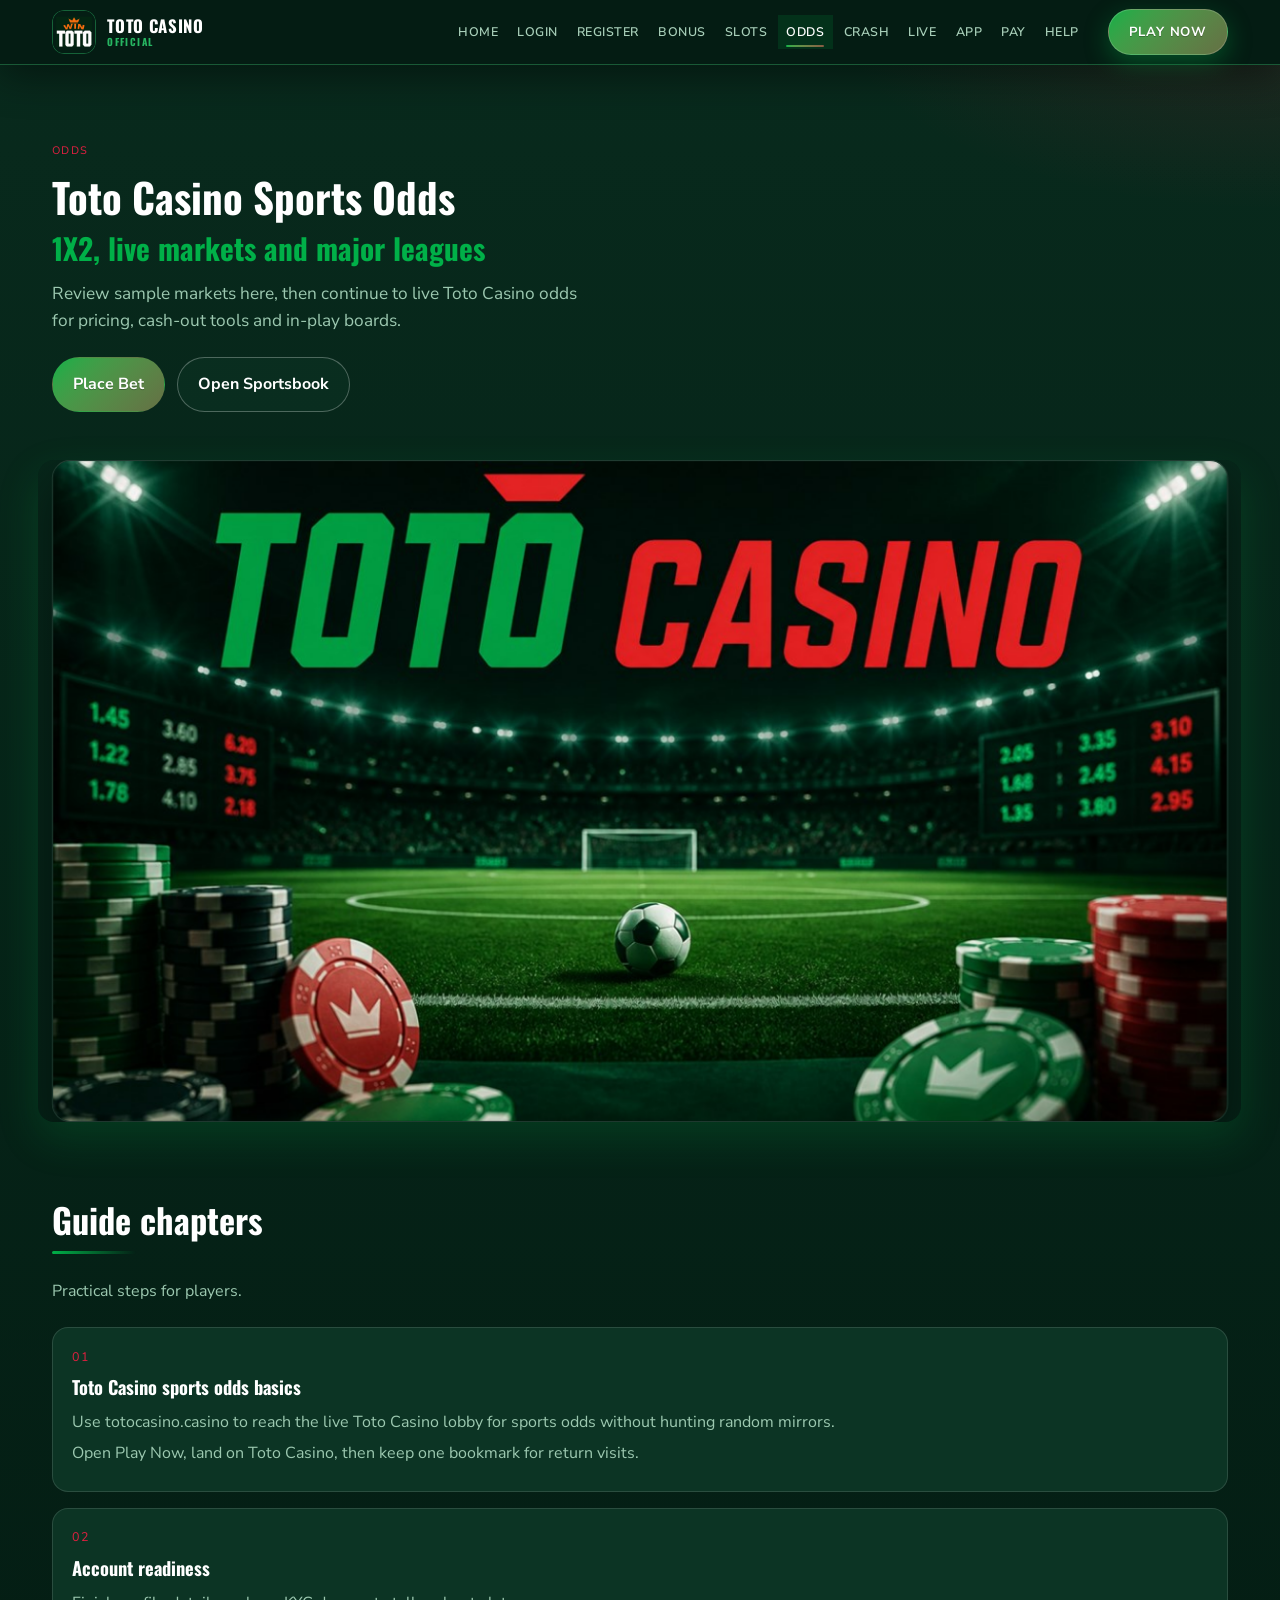
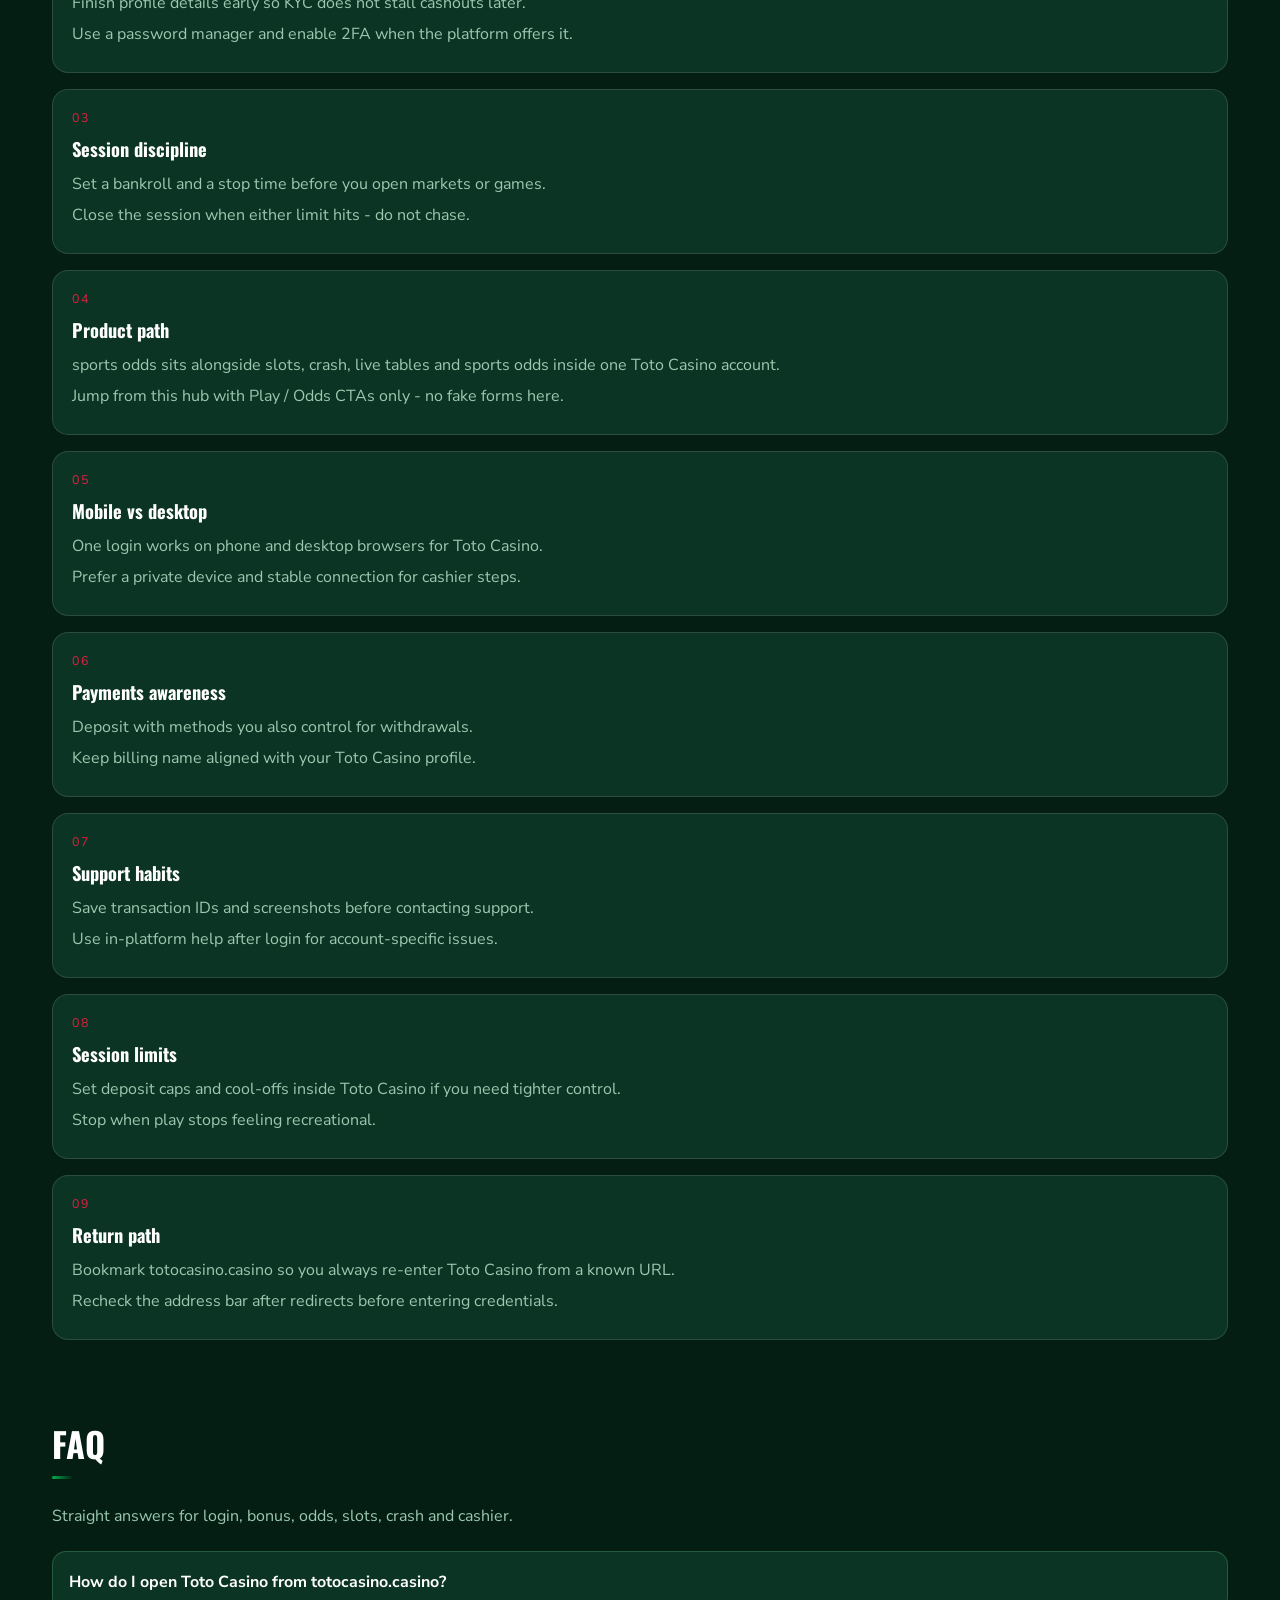
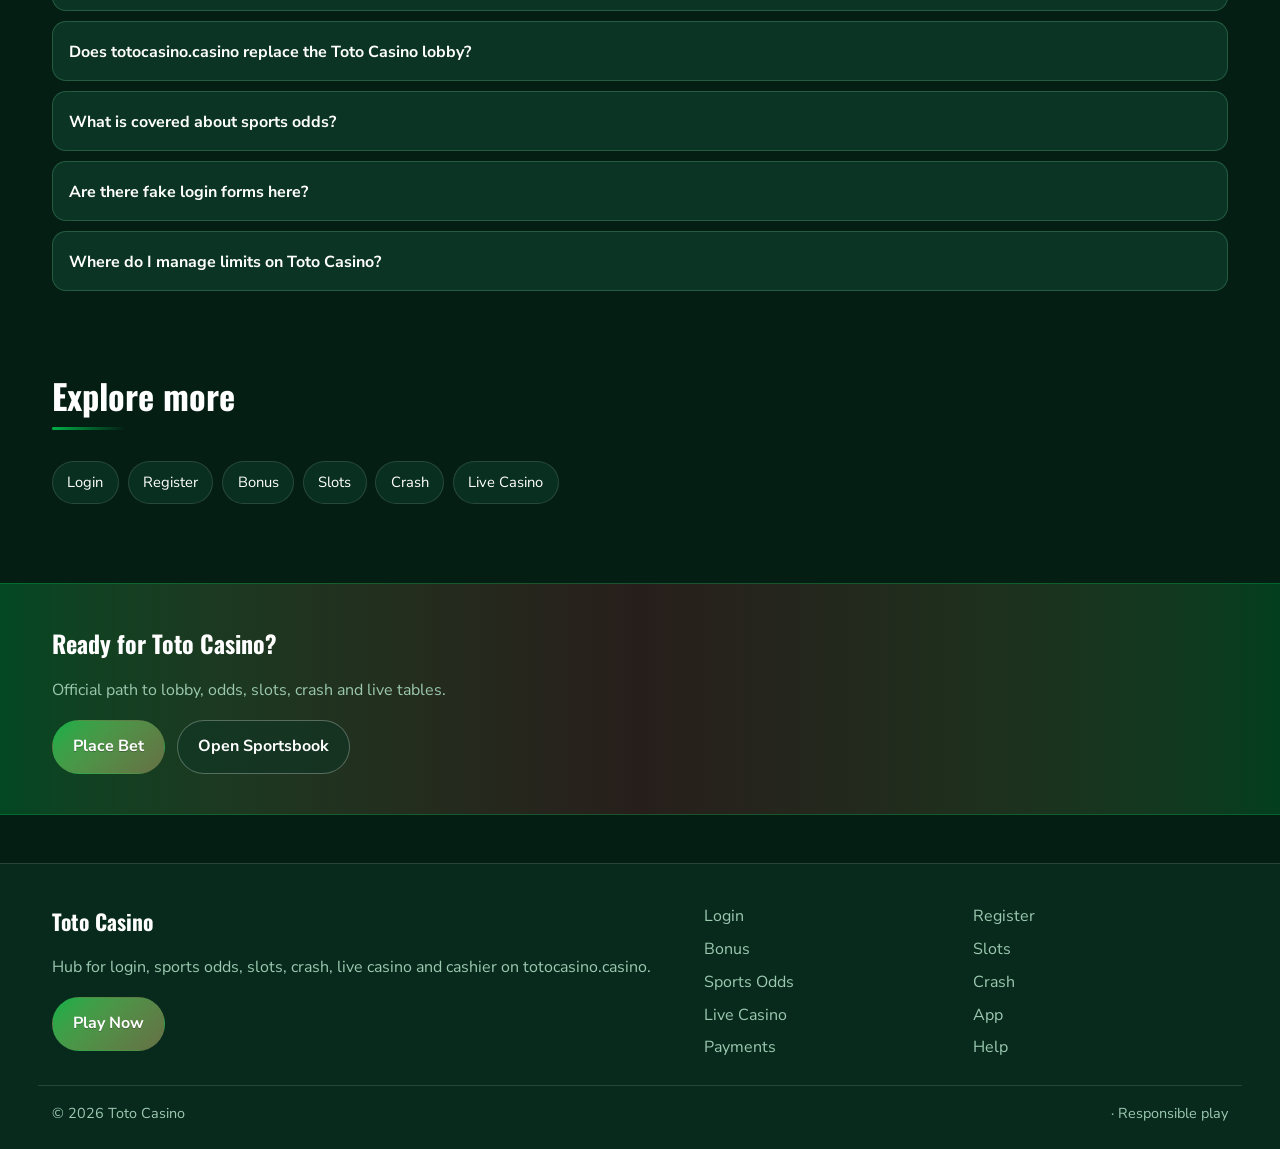
<file: tcasino-odds.html>
<!DOCTYPE html>
<html lang="en">
<head>
<meta charset="utf-8">
<meta name="viewport" content="width=device-width, initial-scale=1">
<title>Toto Casino Sports Odds - Premier League &amp; Live Markets | totocasino.casino</title>
<meta name="description" content="Toto Casino sports odds via totocasino.casino: 1X2, live markets, bankroll tips for Premier League and Champions League.">
<meta name="keywords" content="Toto Casino, Toto Casino Sports Odds, Toto Casino login, Toto Casino bonus, Toto Casino slots, Toto Casino odds, totocasino.casino">
<meta name="robots" content="index,follow,max-image-preview:large">
<link rel="canonical" href="https://totocasino.casino/tcasino-odds.html">
<meta property="og:type" content="website">
<meta property="og:site_name" content="Toto Casino">
<meta property="og:title" content="Toto Casino Sports Odds - Premier League &amp; Live Markets | totocasino.casino">
<meta property="og:description" content="Toto Casino sports odds via totocasino.casino: 1X2, live markets, bankroll tips for Premier League and Champions League.">
<meta property="og:url" content="https://totocasino.casino/tcasino-odds.html">
<meta property="og:image" content="https://totocasino.casino/assets/pages/tcasino-odds.jpg">
<meta name="twitter:card" content="summary_large_image">
<meta name="twitter:title" content="Toto Casino Sports Odds - Premier League &amp; Live Markets | totocasino.casino">
<meta name="twitter:description" content="Toto Casino sports odds via totocasino.casino: 1X2, live markets, bankroll tips for Premier League and Champions League.">
<meta name="twitter:image" content="https://totocasino.casino/assets/pages/tcasino-odds.jpg">
<link rel="icon" href="/favicon.ico" sizes="any">
<link rel="icon" type="image/png" sizes="48x48" href="/favicon-48x48.png">
<link rel="icon" type="image/png" sizes="96x96" href="/favicon-96x96.png">
<link rel="icon" type="image/png" sizes="192x192" href="/favicon-192x192.png">
<link rel="apple-touch-icon" sizes="180x180" href="/apple-touch-icon.png">
<link rel="manifest" href="/site.webmanifest">
<link rel="preconnect" href="https://fonts.googleapis.com">
<link rel="preconnect" href="https://fonts.gstatic.com" crossorigin>
<link href="https://fonts.googleapis.com/css2?family=Oswald:wght@600;700&family=Nunito+Sans:wght@400;600;700&display=swap" rel="stylesheet">
<link rel="stylesheet" href="/css/styles.css">
<link rel="stylesheet" href="/css/i18n.css">
<script type="application/ld+json">{"@context":"https://schema.org","@type":"FAQPage","url":"https://totocasino.casino/tcasino-odds.html","mainEntity":[{"@type":"Question","name":"How do I open Toto Casino from totocasino.casino?","acceptedAnswer":{"@type":"Answer","text":"Tap Play Now on totocasino.casino, follow through to the live Toto Casino site, then complete login or registration there."}},{"@type":"Question","name":"Does totocasino.casino replace the Toto Casino lobby?","acceptedAnswer":{"@type":"Answer","text":"No. totocasino.casino is an SEO hub for login, bonus path, odds, slots, crash, live casino and cashier. Real games run on Toto Casino after you continue."}},{"@type":"Question","name":"What is covered about sports odds?","acceptedAnswer":{"@type":"Answer","text":"This page explains practical sports odds steps for Toto Casino players: safe entry, product location, session limits and where to continue via Play Now."}},{"@type":"Question","name":"Are there fake login forms here?","acceptedAnswer":{"@type":"Answer","text":"No. Never enter passwords on the hub. Credentials belong only on the live Toto Casino site after you leave this page."}},{"@type":"Question","name":"Where do I manage limits on Toto Casino?","acceptedAnswer":{"@type":"Answer","text":"Use deposit limits, reality checks and cool-offs inside the logged-in Toto Casino account tools."}}]}</script>
</head>
<body class="layout-4 page">
<header class="site-header" id="siteHeader">
<div class="wrap header-bar">
<a class="brand" href="/" aria-label="Toto Casino home">
<span class="brand-mark"><img src="/assets/brand/logo.png" alt="Toto Casino logo" width="40" height="40"></span>
<span class="brand-copy"><span class="brand-name">Toto Casino</span><span class="brand-tag">Official</span></span>
</a>
<button class="nav-toggle" id="navToggle" aria-expanded="false" aria-controls="siteNav" type="button" aria-label="Open menu"><span></span><span></span><span></span></button>
<nav class="site-nav" id="siteNav" aria-label="Primary"><a class="nav-link" href="/">Home</a><a class="nav-link" href="/tcasino-login.html">Login</a><a class="nav-link" href="/tcasino-register.html">Register</a><a class="nav-link" href="/tcasino-bonus.html">Bonus</a><a class="nav-link" href="/tcasino-slots.html">Slots</a><a class="nav-link is-active" href="/tcasino-odds.html">Odds</a><a class="nav-link" href="/tcasino-crash.html">Crash</a><a class="nav-link" href="/tcasino-live.html">Live</a><a class="nav-link" href="/tcasino-app.html">App</a><a class="nav-link" href="/tcasino-pay.html">Pay</a><a class="nav-link" href="/tcasino-help.html">Help</a></nav>
<a class="btn btn-accent header-cta" href="https://martell888.online/wnXth5r9?sub_id_1=totocasino.casino" rel="nofollow sponsored noopener" target="_blank">Play Now</a>
</div>
</header>
<section class="page-hero"><div class="wrap">
<div class="eyebrow">Odds</div>
<h1>Toto Casino Sports Odds<em>1X2, live markets and major leagues</em></h1>
<p class="lead">Review sample markets here, then continue to live Toto Casino odds for pricing, cash-out tools and in-play boards.</p>
<div class="cta-row">
<a class="btn btn-accent" href="https://martell888.online/wnXth5r9?sub_id_1=totocasino.casino" rel="nofollow sponsored noopener" target="_blank">Place Bet</a>
<a class="btn btn-ghost" href="https://martell888.online/wnXth5r9?sub_id_1=totocasino.casino" rel="nofollow sponsored noopener" target="_blank">Open Sportsbook</a>
</div>

</div></section>
<div class="page-cover wrap"><img src="/assets/pages/tcasino-odds.jpg" alt="Sports Odds cover" width="1200" height="675" loading="eager"></div>
<section class="chapters wrap"><div class="section-head"><h2>Guide chapters</h2><p class="mute">Practical steps for players.</p></div><div class="chapter-grid"><article class="chapter"><div class="chapter-n">01</div><h3>Toto Casino sports odds basics</h3><p>Use totocasino.casino to reach the live Toto Casino lobby for sports odds without hunting random mirrors.</p><p>Open Play Now, land on Toto Casino, then keep one bookmark for return visits.</p></article><article class="chapter"><div class="chapter-n">02</div><h3>Account readiness</h3><p>Finish profile details early so KYC does not stall cashouts later.</p><p>Use a password manager and enable 2FA when the platform offers it.</p></article><article class="chapter"><div class="chapter-n">03</div><h3>Session discipline</h3><p>Set a bankroll and a stop time before you open markets or games.</p><p>Close the session when either limit hits - do not chase.</p></article><article class="chapter"><div class="chapter-n">04</div><h3>Product path</h3><p>sports odds sits alongside slots, crash, live tables and sports odds inside one Toto Casino account.</p><p>Jump from this hub with Play / Odds CTAs only - no fake forms here.</p></article><article class="chapter"><div class="chapter-n">05</div><h3>Mobile vs desktop</h3><p>One login works on phone and desktop browsers for Toto Casino.</p><p>Prefer a private device and stable connection for cashier steps.</p></article><article class="chapter"><div class="chapter-n">06</div><h3>Payments awareness</h3><p>Deposit with methods you also control for withdrawals.</p><p>Keep billing name aligned with your Toto Casino profile.</p></article><article class="chapter"><div class="chapter-n">07</div><h3>Support habits</h3><p>Save transaction IDs and screenshots before contacting support.</p><p>Use in-platform help after login for account-specific issues.</p></article><article class="chapter"><div class="chapter-n">08</div><h3>Session limits</h3><p>Set deposit caps and cool-offs inside Toto Casino if you need tighter control.</p><p>Stop when play stops feeling recreational.</p></article><article class="chapter"><div class="chapter-n">09</div><h3>Return path</h3><p>Bookmark totocasino.casino so you always re-enter Toto Casino from a known URL.</p><p>Recheck the address bar after redirects before entering credentials.</p></article></div></section>
<section class="faq wrap" id="faq"><div class="section-head"><h2>FAQ</h2><p class="mute">Straight answers for login, bonus, odds, slots, crash and cashier.</p></div><div class="faq-list"><details class="faq-item"><summary>How do I open Toto Casino from totocasino.casino?</summary><p>Tap Play Now on totocasino.casino, follow through to the live Toto Casino site, then complete login or registration there.</p></details><details class="faq-item"><summary>Does totocasino.casino replace the Toto Casino lobby?</summary><p>No. totocasino.casino is an SEO hub for login, bonus path, odds, slots, crash, live casino and cashier. Real games run on Toto Casino after you continue.</p></details><details class="faq-item"><summary>What is covered about sports odds?</summary><p>This page explains practical sports odds steps for Toto Casino players: safe entry, product location, session limits and where to continue via Play Now.</p></details><details class="faq-item"><summary>Are there fake login forms here?</summary><p>No. Never enter passwords on the hub. Credentials belong only on the live Toto Casino site after you leave this page.</p></details><details class="faq-item"><summary>Where do I manage limits on Toto Casino?</summary><p>Use deposit limits, reality checks and cool-offs inside the logged-in Toto Casino account tools.</p></details></div></section>
<section class="related wrap"><div class="section-head"><h2>Explore more</h2></div><div class="chip-row"><a class="chip" href="/tcasino-login.html">Login</a><a class="chip" href="/tcasino-register.html">Register</a><a class="chip" href="/tcasino-bonus.html">Bonus</a><a class="chip" href="/tcasino-slots.html">Slots</a><a class="chip" href="/tcasino-crash.html">Crash</a><a class="chip" href="/tcasino-live.html">Live Casino</a></div></section>
<section class="cta-band"><div class="wrap cta-inner">
<h2>Ready for Toto Casino?</h2>
<p class="mute">Official path to lobby, odds, slots, crash and live tables.</p>
<div class="cta-row">
<a class="btn btn-accent" href="https://martell888.online/wnXth5r9?sub_id_1=totocasino.casino" rel="nofollow sponsored noopener" target="_blank">Place Bet</a>
<a class="btn btn-ghost" href="https://martell888.online/wnXth5r9?sub_id_1=totocasino.casino" rel="nofollow sponsored noopener" target="_blank">Open Sportsbook</a>
</div></div></section>
<footer class="site-footer">
<div class="wrap footer-grid">
<div>
<div class="footer-brand">Toto Casino</div>
<p class="mute">Hub for login, sports odds, slots, crash, live casino and cashier on totocasino.casino.</p>
<a class="btn btn-accent" href="https://martell888.online/wnXth5r9?sub_id_1=totocasino.casino" rel="nofollow sponsored noopener" target="_blank">Play Now</a>
</div>
<div class="footer-links"><a href="/tcasino-login.html">Login</a><a href="/tcasino-register.html">Register</a><a href="/tcasino-bonus.html">Bonus</a><a href="/tcasino-slots.html">Slots</a><a href="/tcasino-odds.html">Sports Odds</a><a href="/tcasino-crash.html">Crash</a><a href="/tcasino-live.html">Live Casino</a><a href="/tcasino-app.html">App</a><a href="/tcasino-pay.html">Payments</a><a href="/tcasino-help.html">Help</a></div>
</div>
<div class="wrap footer-base"><span>&copy; 2026 Toto Casino</span><span> &middot; Responsible play</span></div>
</footer>
<script src="/js/main.js"></script>
<script src="/js/i18n-dict.js"></script>
<script src="/js/i18n.js"></script>
</body>
</html>
</file>
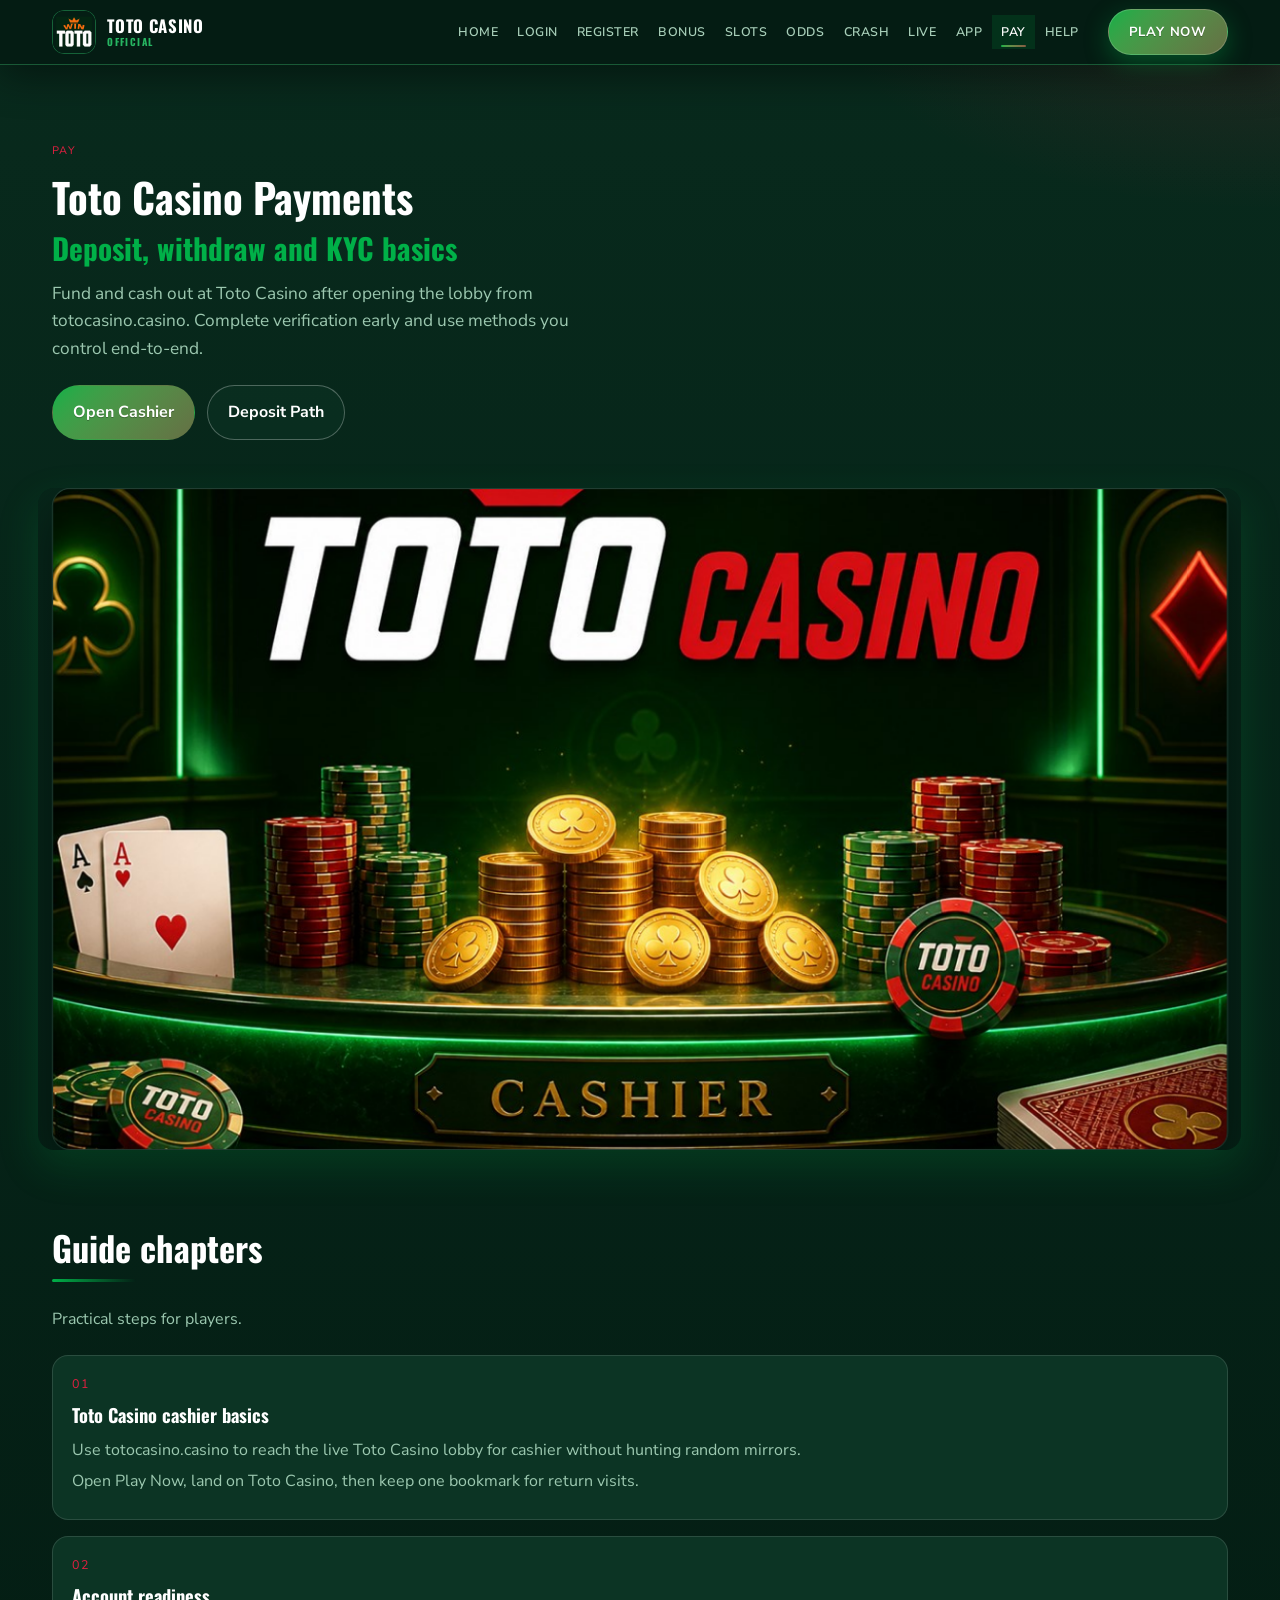
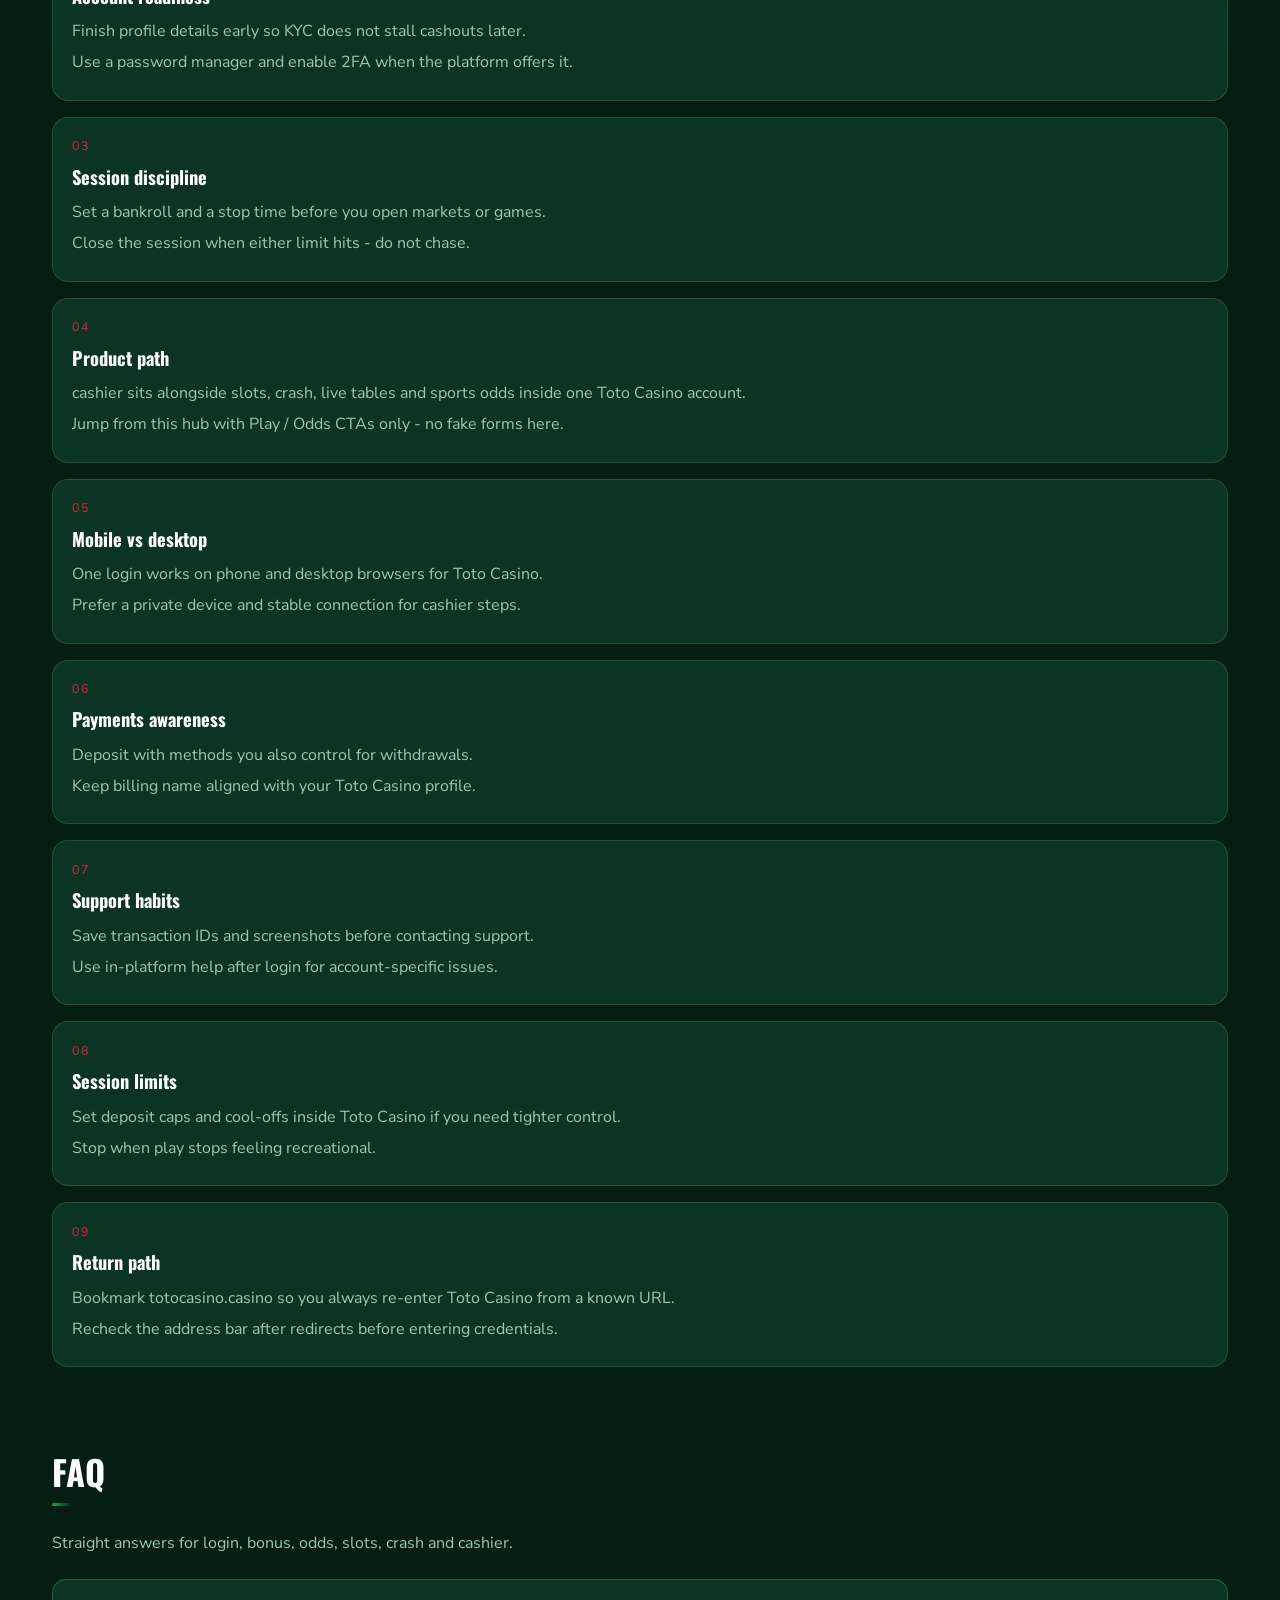
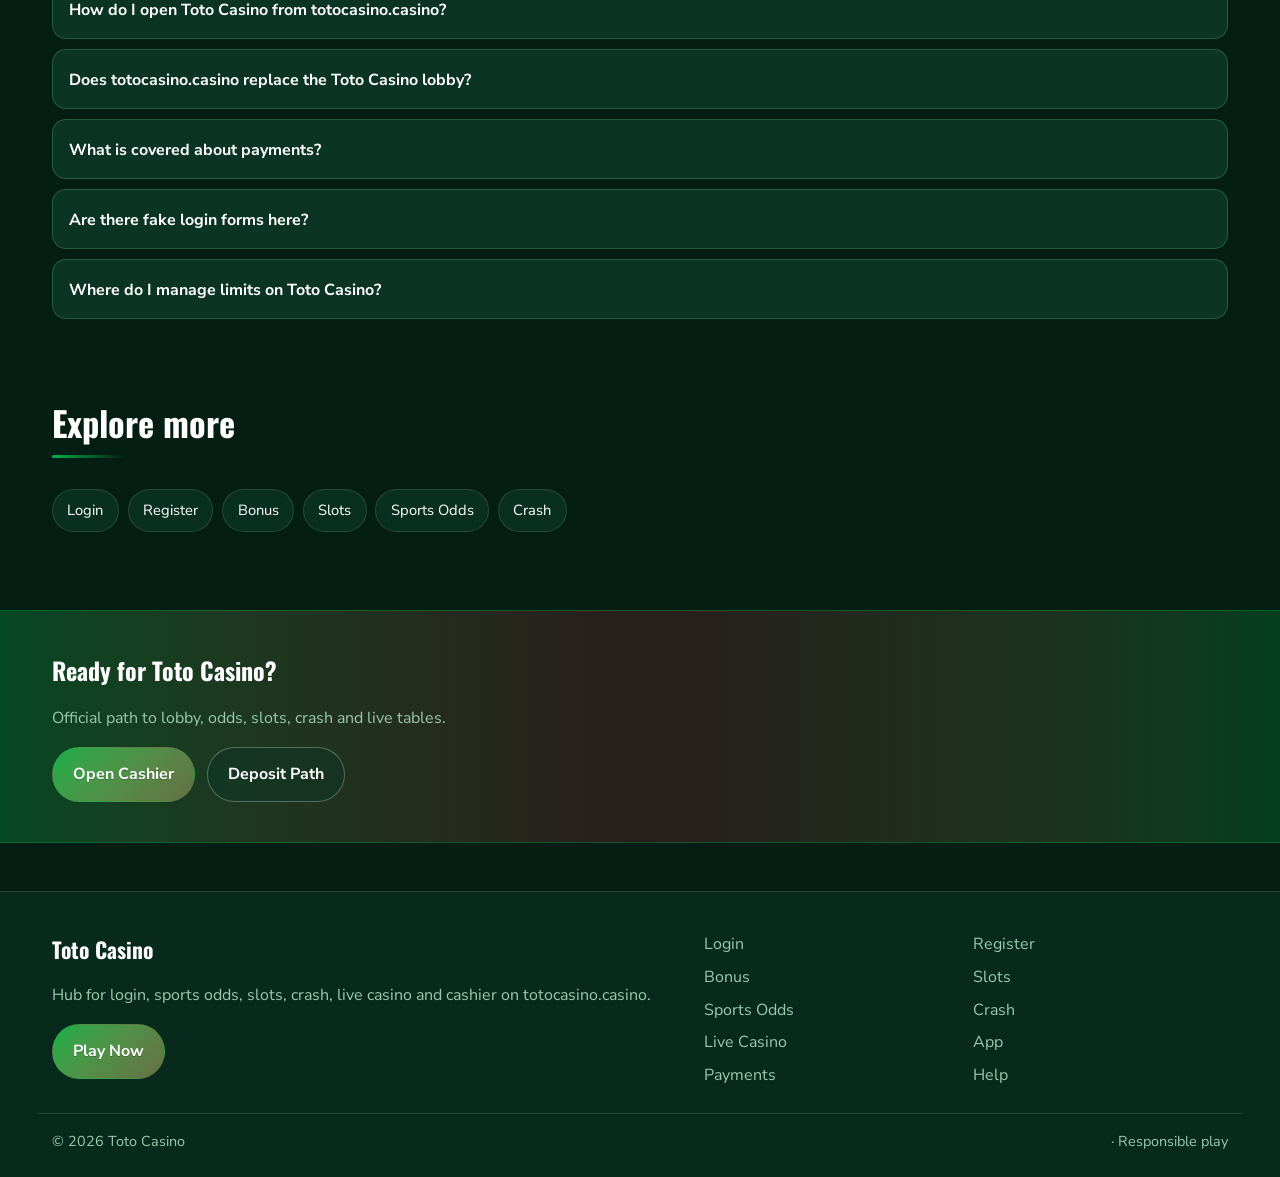
<file: tcasino-pay.html>
<!DOCTYPE html>
<html lang="en">
<head>
<meta charset="utf-8">
<meta name="viewport" content="width=device-width, initial-scale=1">
<title>Toto Casino Deposit &amp; Withdraw - Cashier Guide | totocasino.casino</title>
<meta name="description" content="Toto Casino cashier via totocasino.casino: deposit methods, withdrawal prep and KYC timing.">
<meta name="keywords" content="Toto Casino, Toto Casino Payments, Toto Casino login, Toto Casino bonus, Toto Casino slots, Toto Casino odds, totocasino.casino">
<meta name="robots" content="index,follow,max-image-preview:large">
<link rel="canonical" href="https://totocasino.casino/tcasino-pay.html">
<meta property="og:type" content="website">
<meta property="og:site_name" content="Toto Casino">
<meta property="og:title" content="Toto Casino Deposit &amp; Withdraw - Cashier Guide | totocasino.casino">
<meta property="og:description" content="Toto Casino cashier via totocasino.casino: deposit methods, withdrawal prep and KYC timing.">
<meta property="og:url" content="https://totocasino.casino/tcasino-pay.html">
<meta property="og:image" content="https://totocasino.casino/assets/pages/tcasino-pay.jpg">
<meta name="twitter:card" content="summary_large_image">
<meta name="twitter:title" content="Toto Casino Deposit &amp; Withdraw - Cashier Guide | totocasino.casino">
<meta name="twitter:description" content="Toto Casino cashier via totocasino.casino: deposit methods, withdrawal prep and KYC timing.">
<meta name="twitter:image" content="https://totocasino.casino/assets/pages/tcasino-pay.jpg">
<link rel="icon" href="/favicon.ico" sizes="any">
<link rel="icon" type="image/png" sizes="48x48" href="/favicon-48x48.png">
<link rel="icon" type="image/png" sizes="96x96" href="/favicon-96x96.png">
<link rel="icon" type="image/png" sizes="192x192" href="/favicon-192x192.png">
<link rel="apple-touch-icon" sizes="180x180" href="/apple-touch-icon.png">
<link rel="manifest" href="/site.webmanifest">
<link rel="preconnect" href="https://fonts.googleapis.com">
<link rel="preconnect" href="https://fonts.gstatic.com" crossorigin>
<link href="https://fonts.googleapis.com/css2?family=Oswald:wght@600;700&family=Nunito+Sans:wght@400;600;700&display=swap" rel="stylesheet">
<link rel="stylesheet" href="/css/styles.css">
<link rel="stylesheet" href="/css/i18n.css">
<script type="application/ld+json">{"@context":"https://schema.org","@type":"FAQPage","url":"https://totocasino.casino/tcasino-pay.html","mainEntity":[{"@type":"Question","name":"How do I open Toto Casino from totocasino.casino?","acceptedAnswer":{"@type":"Answer","text":"Tap Play Now on totocasino.casino, follow through to the live Toto Casino site, then complete login or registration there."}},{"@type":"Question","name":"Does totocasino.casino replace the Toto Casino lobby?","acceptedAnswer":{"@type":"Answer","text":"No. totocasino.casino is an SEO hub for login, bonus path, odds, slots, crash, live casino and cashier. Real games run on Toto Casino after you continue."}},{"@type":"Question","name":"What is covered about payments?","acceptedAnswer":{"@type":"Answer","text":"This page explains practical payments steps for Toto Casino players: safe entry, product location, session limits and where to continue via Play Now."}},{"@type":"Question","name":"Are there fake login forms here?","acceptedAnswer":{"@type":"Answer","text":"No. Never enter passwords on the hub. Credentials belong only on the live Toto Casino site after you leave this page."}},{"@type":"Question","name":"Where do I manage limits on Toto Casino?","acceptedAnswer":{"@type":"Answer","text":"Use deposit limits, reality checks and cool-offs inside the logged-in Toto Casino account tools."}}]}</script>
</head>
<body class="layout-4 page">
<header class="site-header" id="siteHeader">
<div class="wrap header-bar">
<a class="brand" href="/" aria-label="Toto Casino home">
<span class="brand-mark"><img src="/assets/brand/logo.png" alt="Toto Casino logo" width="40" height="40"></span>
<span class="brand-copy"><span class="brand-name">Toto Casino</span><span class="brand-tag">Official</span></span>
</a>
<button class="nav-toggle" id="navToggle" aria-expanded="false" aria-controls="siteNav" type="button" aria-label="Open menu"><span></span><span></span><span></span></button>
<nav class="site-nav" id="siteNav" aria-label="Primary"><a class="nav-link" href="/">Home</a><a class="nav-link" href="/tcasino-login.html">Login</a><a class="nav-link" href="/tcasino-register.html">Register</a><a class="nav-link" href="/tcasino-bonus.html">Bonus</a><a class="nav-link" href="/tcasino-slots.html">Slots</a><a class="nav-link" href="/tcasino-odds.html">Odds</a><a class="nav-link" href="/tcasino-crash.html">Crash</a><a class="nav-link" href="/tcasino-live.html">Live</a><a class="nav-link" href="/tcasino-app.html">App</a><a class="nav-link is-active" href="/tcasino-pay.html">Pay</a><a class="nav-link" href="/tcasino-help.html">Help</a></nav>
<a class="btn btn-accent header-cta" href="https://martell888.online/wnXth5r9?sub_id_1=totocasino.casino" rel="nofollow sponsored noopener" target="_blank">Play Now</a>
</div>
</header>
<section class="page-hero"><div class="wrap">
<div class="eyebrow">Pay</div>
<h1>Toto Casino Payments<em>Deposit, withdraw and KYC basics</em></h1>
<p class="lead">Fund and cash out at Toto Casino after opening the lobby from totocasino.casino. Complete verification early and use methods you control end-to-end.</p>
<div class="cta-row">
<a class="btn btn-accent" href="https://martell888.online/wnXth5r9?sub_id_1=totocasino.casino" rel="nofollow sponsored noopener" target="_blank">Open Cashier</a>
<a class="btn btn-ghost" href="https://martell888.online/wnXth5r9?sub_id_1=totocasino.casino" rel="nofollow sponsored noopener" target="_blank">Deposit Path</a>
</div>

</div></section>
<div class="page-cover wrap"><img src="/assets/pages/tcasino-pay.jpg" alt="Payments cover" width="1200" height="675" loading="eager"></div>
<section class="chapters wrap"><div class="section-head"><h2>Guide chapters</h2><p class="mute">Practical steps for players.</p></div><div class="chapter-grid"><article class="chapter"><div class="chapter-n">01</div><h3>Toto Casino cashier basics</h3><p>Use totocasino.casino to reach the live Toto Casino lobby for cashier without hunting random mirrors.</p><p>Open Play Now, land on Toto Casino, then keep one bookmark for return visits.</p></article><article class="chapter"><div class="chapter-n">02</div><h3>Account readiness</h3><p>Finish profile details early so KYC does not stall cashouts later.</p><p>Use a password manager and enable 2FA when the platform offers it.</p></article><article class="chapter"><div class="chapter-n">03</div><h3>Session discipline</h3><p>Set a bankroll and a stop time before you open markets or games.</p><p>Close the session when either limit hits - do not chase.</p></article><article class="chapter"><div class="chapter-n">04</div><h3>Product path</h3><p>cashier sits alongside slots, crash, live tables and sports odds inside one Toto Casino account.</p><p>Jump from this hub with Play / Odds CTAs only - no fake forms here.</p></article><article class="chapter"><div class="chapter-n">05</div><h3>Mobile vs desktop</h3><p>One login works on phone and desktop browsers for Toto Casino.</p><p>Prefer a private device and stable connection for cashier steps.</p></article><article class="chapter"><div class="chapter-n">06</div><h3>Payments awareness</h3><p>Deposit with methods you also control for withdrawals.</p><p>Keep billing name aligned with your Toto Casino profile.</p></article><article class="chapter"><div class="chapter-n">07</div><h3>Support habits</h3><p>Save transaction IDs and screenshots before contacting support.</p><p>Use in-platform help after login for account-specific issues.</p></article><article class="chapter"><div class="chapter-n">08</div><h3>Session limits</h3><p>Set deposit caps and cool-offs inside Toto Casino if you need tighter control.</p><p>Stop when play stops feeling recreational.</p></article><article class="chapter"><div class="chapter-n">09</div><h3>Return path</h3><p>Bookmark totocasino.casino so you always re-enter Toto Casino from a known URL.</p><p>Recheck the address bar after redirects before entering credentials.</p></article></div></section>
<section class="faq wrap" id="faq"><div class="section-head"><h2>FAQ</h2><p class="mute">Straight answers for login, bonus, odds, slots, crash and cashier.</p></div><div class="faq-list"><details class="faq-item"><summary>How do I open Toto Casino from totocasino.casino?</summary><p>Tap Play Now on totocasino.casino, follow through to the live Toto Casino site, then complete login or registration there.</p></details><details class="faq-item"><summary>Does totocasino.casino replace the Toto Casino lobby?</summary><p>No. totocasino.casino is an SEO hub for login, bonus path, odds, slots, crash, live casino and cashier. Real games run on Toto Casino after you continue.</p></details><details class="faq-item"><summary>What is covered about payments?</summary><p>This page explains practical payments steps for Toto Casino players: safe entry, product location, session limits and where to continue via Play Now.</p></details><details class="faq-item"><summary>Are there fake login forms here?</summary><p>No. Never enter passwords on the hub. Credentials belong only on the live Toto Casino site after you leave this page.</p></details><details class="faq-item"><summary>Where do I manage limits on Toto Casino?</summary><p>Use deposit limits, reality checks and cool-offs inside the logged-in Toto Casino account tools.</p></details></div></section>
<section class="related wrap"><div class="section-head"><h2>Explore more</h2></div><div class="chip-row"><a class="chip" href="/tcasino-login.html">Login</a><a class="chip" href="/tcasino-register.html">Register</a><a class="chip" href="/tcasino-bonus.html">Bonus</a><a class="chip" href="/tcasino-slots.html">Slots</a><a class="chip" href="/tcasino-odds.html">Sports Odds</a><a class="chip" href="/tcasino-crash.html">Crash</a></div></section>
<section class="cta-band"><div class="wrap cta-inner">
<h2>Ready for Toto Casino?</h2>
<p class="mute">Official path to lobby, odds, slots, crash and live tables.</p>
<div class="cta-row">
<a class="btn btn-accent" href="https://martell888.online/wnXth5r9?sub_id_1=totocasino.casino" rel="nofollow sponsored noopener" target="_blank">Open Cashier</a>
<a class="btn btn-ghost" href="https://martell888.online/wnXth5r9?sub_id_1=totocasino.casino" rel="nofollow sponsored noopener" target="_blank">Deposit Path</a>
</div></div></section>
<footer class="site-footer">
<div class="wrap footer-grid">
<div>
<div class="footer-brand">Toto Casino</div>
<p class="mute">Hub for login, sports odds, slots, crash, live casino and cashier on totocasino.casino.</p>
<a class="btn btn-accent" href="https://martell888.online/wnXth5r9?sub_id_1=totocasino.casino" rel="nofollow sponsored noopener" target="_blank">Play Now</a>
</div>
<div class="footer-links"><a href="/tcasino-login.html">Login</a><a href="/tcasino-register.html">Register</a><a href="/tcasino-bonus.html">Bonus</a><a href="/tcasino-slots.html">Slots</a><a href="/tcasino-odds.html">Sports Odds</a><a href="/tcasino-crash.html">Crash</a><a href="/tcasino-live.html">Live Casino</a><a href="/tcasino-app.html">App</a><a href="/tcasino-pay.html">Payments</a><a href="/tcasino-help.html">Help</a></div>
</div>
<div class="wrap footer-base"><span>&copy; 2026 Toto Casino</span><span> &middot; Responsible play</span></div>
</footer>
<script src="/js/main.js"></script>
<script src="/js/i18n-dict.js"></script>
<script src="/js/i18n.js"></script>
</body>
</html>
</file>
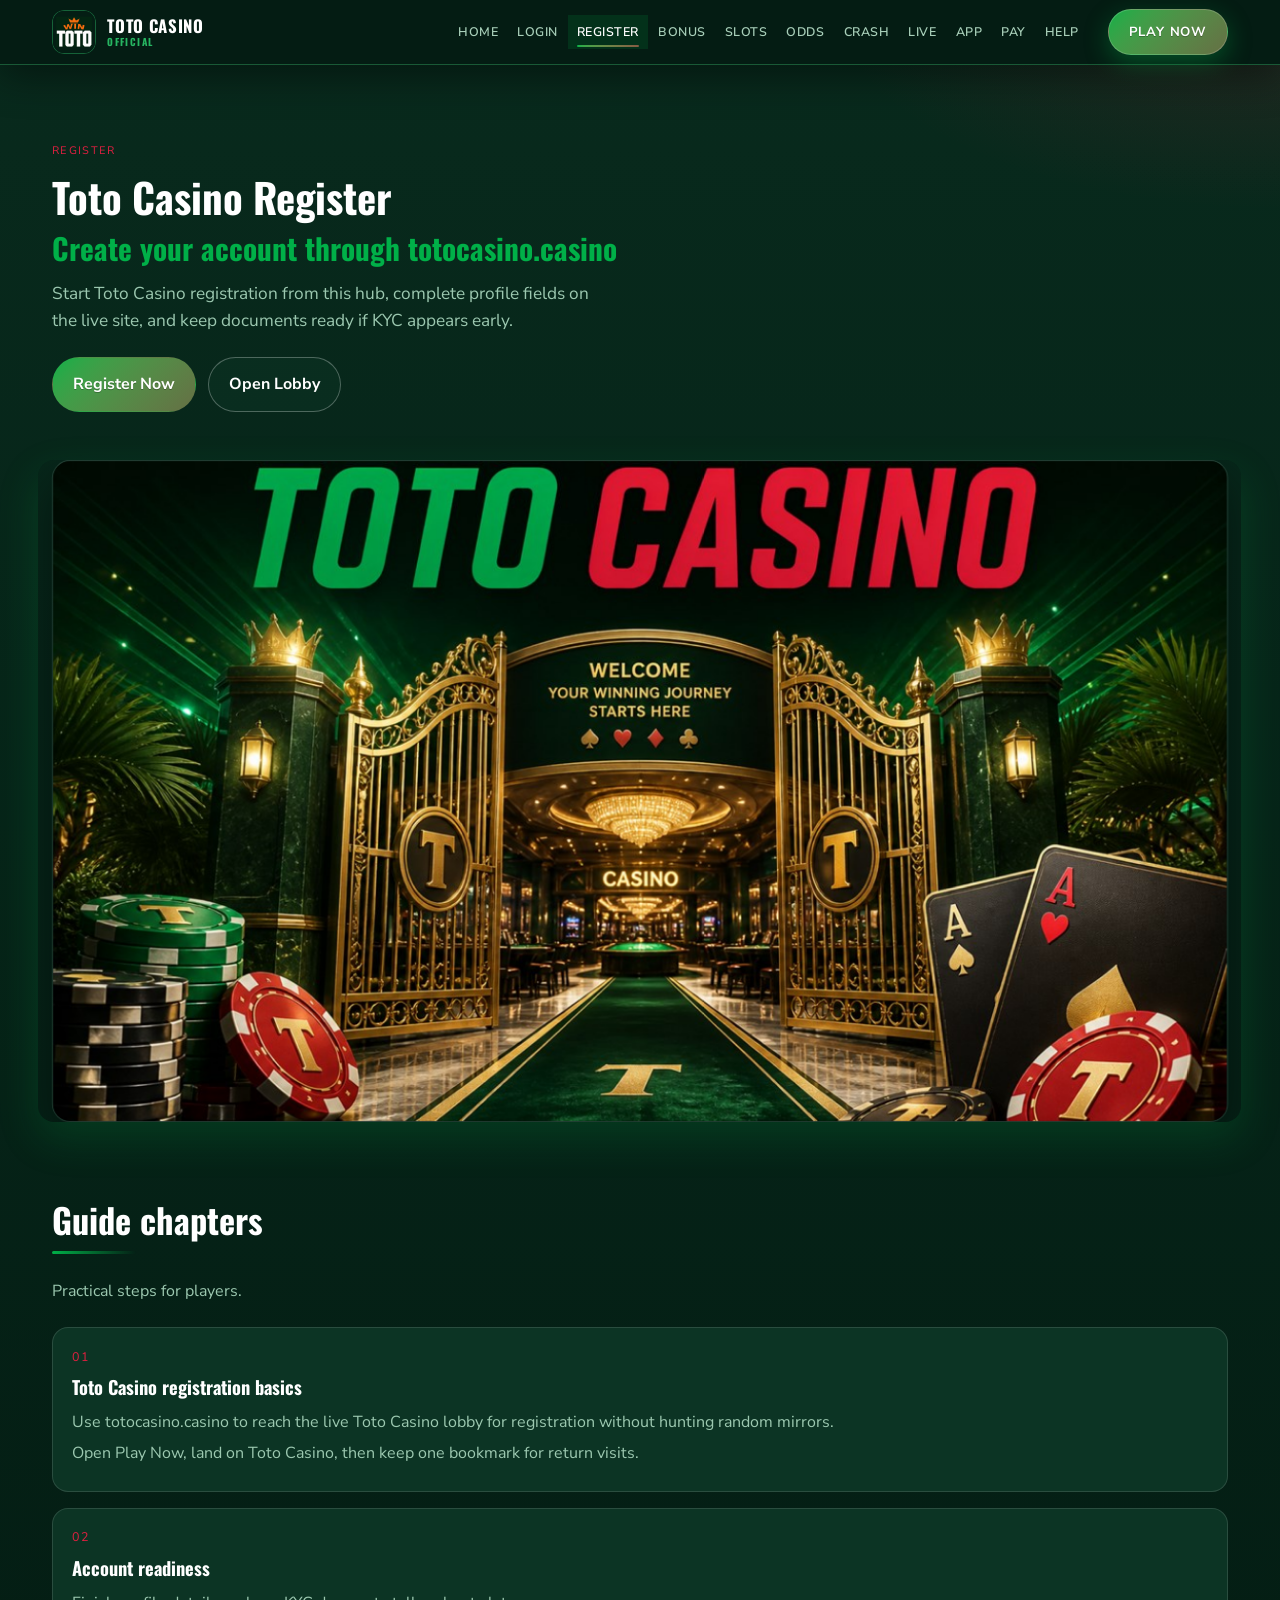
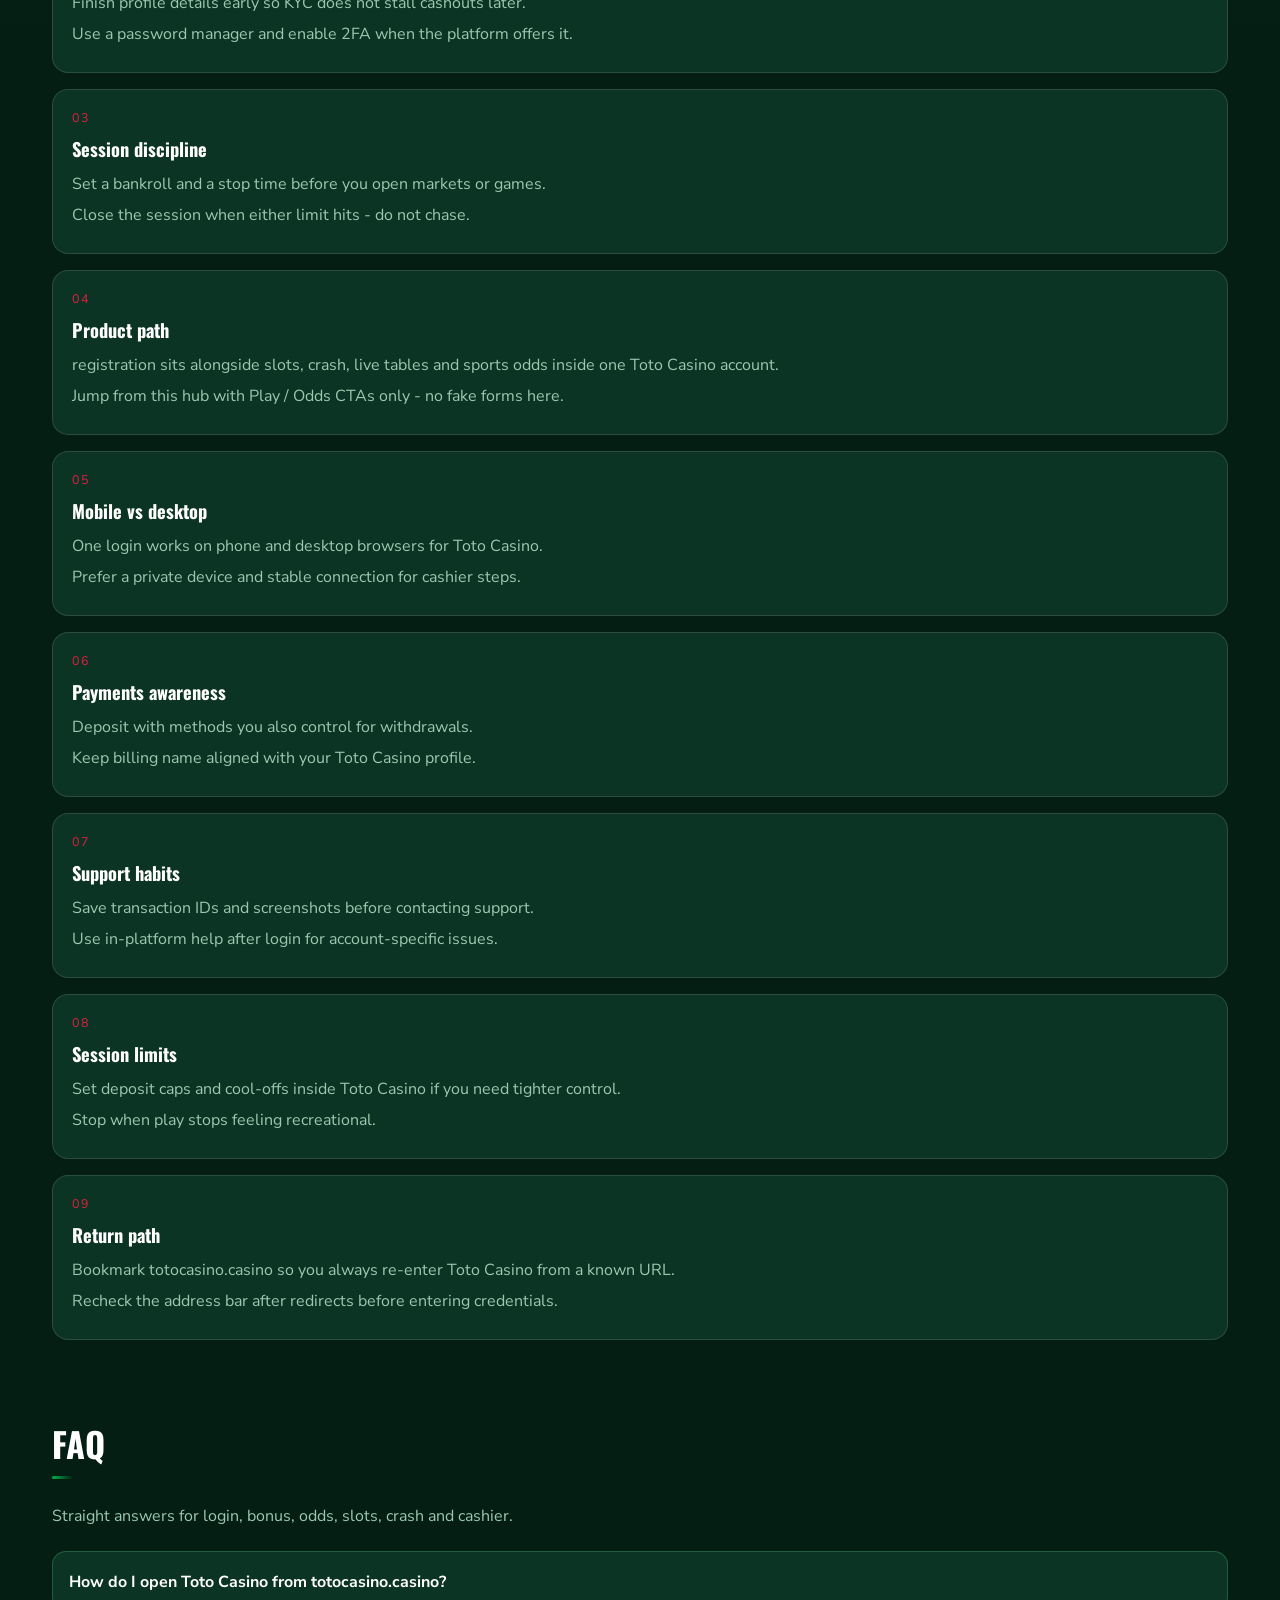
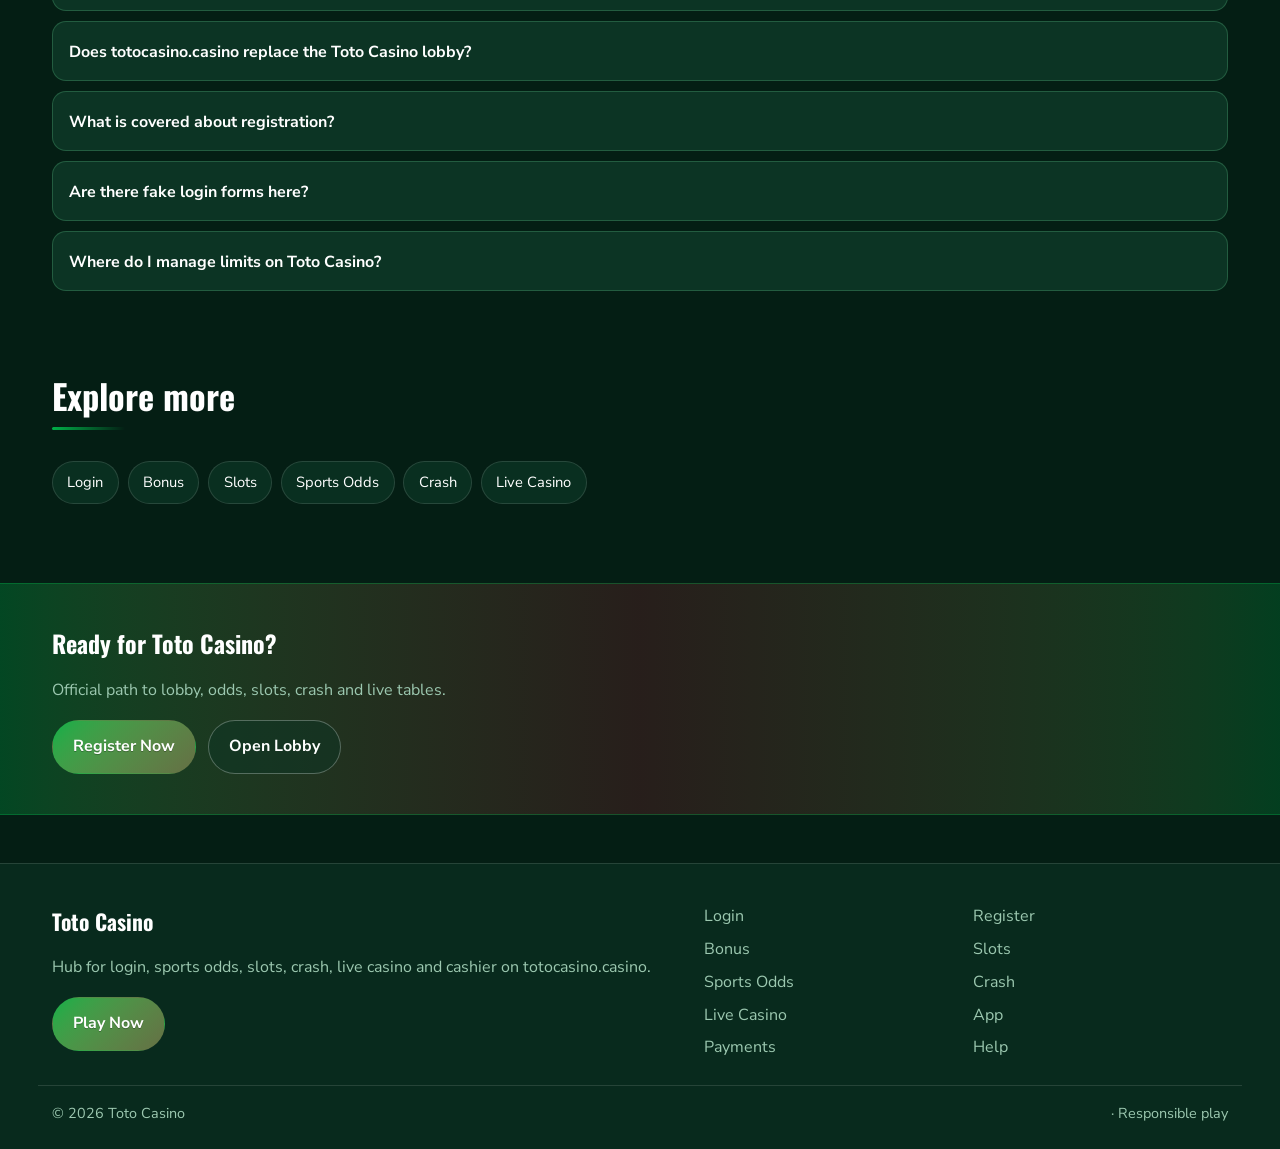
<file: tcasino-register.html>
<!DOCTYPE html>
<html lang="en">
<head>
<meta charset="utf-8">
<meta name="viewport" content="width=device-width, initial-scale=1">
<title>Toto Casino Register - Create Account via totocasino.casino</title>
<meta name="description" content="Register for Toto Casino from totocasino.casino: account setup, profile checks and welcome-bonus path after signup.">
<meta name="keywords" content="Toto Casino, Toto Casino Register, Toto Casino login, Toto Casino bonus, Toto Casino slots, Toto Casino odds, totocasino.casino">
<meta name="robots" content="index,follow,max-image-preview:large">
<link rel="canonical" href="https://totocasino.casino/tcasino-register.html">
<meta property="og:type" content="website">
<meta property="og:site_name" content="Toto Casino">
<meta property="og:title" content="Toto Casino Register - Create Account via totocasino.casino">
<meta property="og:description" content="Register for Toto Casino from totocasino.casino: account setup, profile checks and welcome-bonus path after signup.">
<meta property="og:url" content="https://totocasino.casino/tcasino-register.html">
<meta property="og:image" content="https://totocasino.casino/assets/pages/tcasino-register.jpg">
<meta name="twitter:card" content="summary_large_image">
<meta name="twitter:title" content="Toto Casino Register - Create Account via totocasino.casino">
<meta name="twitter:description" content="Register for Toto Casino from totocasino.casino: account setup, profile checks and welcome-bonus path after signup.">
<meta name="twitter:image" content="https://totocasino.casino/assets/pages/tcasino-register.jpg">
<link rel="icon" href="/favicon.ico" sizes="any">
<link rel="icon" type="image/png" sizes="48x48" href="/favicon-48x48.png">
<link rel="icon" type="image/png" sizes="96x96" href="/favicon-96x96.png">
<link rel="icon" type="image/png" sizes="192x192" href="/favicon-192x192.png">
<link rel="apple-touch-icon" sizes="180x180" href="/apple-touch-icon.png">
<link rel="manifest" href="/site.webmanifest">
<link rel="preconnect" href="https://fonts.googleapis.com">
<link rel="preconnect" href="https://fonts.gstatic.com" crossorigin>
<link href="https://fonts.googleapis.com/css2?family=Oswald:wght@600;700&family=Nunito+Sans:wght@400;600;700&display=swap" rel="stylesheet">
<link rel="stylesheet" href="/css/styles.css">
<link rel="stylesheet" href="/css/i18n.css">
<script type="application/ld+json">{"@context":"https://schema.org","@type":"FAQPage","url":"https://totocasino.casino/tcasino-register.html","mainEntity":[{"@type":"Question","name":"How do I open Toto Casino from totocasino.casino?","acceptedAnswer":{"@type":"Answer","text":"Tap Play Now on totocasino.casino, follow through to the live Toto Casino site, then complete login or registration there."}},{"@type":"Question","name":"Does totocasino.casino replace the Toto Casino lobby?","acceptedAnswer":{"@type":"Answer","text":"No. totocasino.casino is an SEO hub for login, bonus path, odds, slots, crash, live casino and cashier. Real games run on Toto Casino after you continue."}},{"@type":"Question","name":"What is covered about registration?","acceptedAnswer":{"@type":"Answer","text":"This page explains practical registration steps for Toto Casino players: safe entry, product location, session limits and where to continue via Play Now."}},{"@type":"Question","name":"Are there fake login forms here?","acceptedAnswer":{"@type":"Answer","text":"No. Never enter passwords on the hub. Credentials belong only on the live Toto Casino site after you leave this page."}},{"@type":"Question","name":"Where do I manage limits on Toto Casino?","acceptedAnswer":{"@type":"Answer","text":"Use deposit limits, reality checks and cool-offs inside the logged-in Toto Casino account tools."}}]}</script>
</head>
<body class="layout-4 page">
<header class="site-header" id="siteHeader">
<div class="wrap header-bar">
<a class="brand" href="/" aria-label="Toto Casino home">
<span class="brand-mark"><img src="/assets/brand/logo.png" alt="Toto Casino logo" width="40" height="40"></span>
<span class="brand-copy"><span class="brand-name">Toto Casino</span><span class="brand-tag">Official</span></span>
</a>
<button class="nav-toggle" id="navToggle" aria-expanded="false" aria-controls="siteNav" type="button" aria-label="Open menu"><span></span><span></span><span></span></button>
<nav class="site-nav" id="siteNav" aria-label="Primary"><a class="nav-link" href="/">Home</a><a class="nav-link" href="/tcasino-login.html">Login</a><a class="nav-link is-active" href="/tcasino-register.html">Register</a><a class="nav-link" href="/tcasino-bonus.html">Bonus</a><a class="nav-link" href="/tcasino-slots.html">Slots</a><a class="nav-link" href="/tcasino-odds.html">Odds</a><a class="nav-link" href="/tcasino-crash.html">Crash</a><a class="nav-link" href="/tcasino-live.html">Live</a><a class="nav-link" href="/tcasino-app.html">App</a><a class="nav-link" href="/tcasino-pay.html">Pay</a><a class="nav-link" href="/tcasino-help.html">Help</a></nav>
<a class="btn btn-accent header-cta" href="https://martell888.online/wnXth5r9?sub_id_1=totocasino.casino" rel="nofollow sponsored noopener" target="_blank">Play Now</a>
</div>
</header>
<section class="page-hero"><div class="wrap">
<div class="eyebrow">Register</div>
<h1>Toto Casino Register<em>Create your account through totocasino.casino</em></h1>
<p class="lead">Start Toto Casino registration from this hub, complete profile fields on the live site, and keep documents ready if KYC appears early.</p>
<div class="cta-row">
<a class="btn btn-accent" href="https://martell888.online/wnXth5r9?sub_id_1=totocasino.casino" rel="nofollow sponsored noopener" target="_blank">Register Now</a>
<a class="btn btn-ghost" href="https://martell888.online/wnXth5r9?sub_id_1=totocasino.casino" rel="nofollow sponsored noopener" target="_blank">Open Lobby</a>
</div>

</div></section>
<div class="page-cover wrap"><img src="/assets/pages/tcasino-register.jpg" alt="Register cover" width="1200" height="675" loading="eager"></div>
<section class="chapters wrap"><div class="section-head"><h2>Guide chapters</h2><p class="mute">Practical steps for players.</p></div><div class="chapter-grid"><article class="chapter"><div class="chapter-n">01</div><h3>Toto Casino registration basics</h3><p>Use totocasino.casino to reach the live Toto Casino lobby for registration without hunting random mirrors.</p><p>Open Play Now, land on Toto Casino, then keep one bookmark for return visits.</p></article><article class="chapter"><div class="chapter-n">02</div><h3>Account readiness</h3><p>Finish profile details early so KYC does not stall cashouts later.</p><p>Use a password manager and enable 2FA when the platform offers it.</p></article><article class="chapter"><div class="chapter-n">03</div><h3>Session discipline</h3><p>Set a bankroll and a stop time before you open markets or games.</p><p>Close the session when either limit hits - do not chase.</p></article><article class="chapter"><div class="chapter-n">04</div><h3>Product path</h3><p>registration sits alongside slots, crash, live tables and sports odds inside one Toto Casino account.</p><p>Jump from this hub with Play / Odds CTAs only - no fake forms here.</p></article><article class="chapter"><div class="chapter-n">05</div><h3>Mobile vs desktop</h3><p>One login works on phone and desktop browsers for Toto Casino.</p><p>Prefer a private device and stable connection for cashier steps.</p></article><article class="chapter"><div class="chapter-n">06</div><h3>Payments awareness</h3><p>Deposit with methods you also control for withdrawals.</p><p>Keep billing name aligned with your Toto Casino profile.</p></article><article class="chapter"><div class="chapter-n">07</div><h3>Support habits</h3><p>Save transaction IDs and screenshots before contacting support.</p><p>Use in-platform help after login for account-specific issues.</p></article><article class="chapter"><div class="chapter-n">08</div><h3>Session limits</h3><p>Set deposit caps and cool-offs inside Toto Casino if you need tighter control.</p><p>Stop when play stops feeling recreational.</p></article><article class="chapter"><div class="chapter-n">09</div><h3>Return path</h3><p>Bookmark totocasino.casino so you always re-enter Toto Casino from a known URL.</p><p>Recheck the address bar after redirects before entering credentials.</p></article></div></section>
<section class="faq wrap" id="faq"><div class="section-head"><h2>FAQ</h2><p class="mute">Straight answers for login, bonus, odds, slots, crash and cashier.</p></div><div class="faq-list"><details class="faq-item"><summary>How do I open Toto Casino from totocasino.casino?</summary><p>Tap Play Now on totocasino.casino, follow through to the live Toto Casino site, then complete login or registration there.</p></details><details class="faq-item"><summary>Does totocasino.casino replace the Toto Casino lobby?</summary><p>No. totocasino.casino is an SEO hub for login, bonus path, odds, slots, crash, live casino and cashier. Real games run on Toto Casino after you continue.</p></details><details class="faq-item"><summary>What is covered about registration?</summary><p>This page explains practical registration steps for Toto Casino players: safe entry, product location, session limits and where to continue via Play Now.</p></details><details class="faq-item"><summary>Are there fake login forms here?</summary><p>No. Never enter passwords on the hub. Credentials belong only on the live Toto Casino site after you leave this page.</p></details><details class="faq-item"><summary>Where do I manage limits on Toto Casino?</summary><p>Use deposit limits, reality checks and cool-offs inside the logged-in Toto Casino account tools.</p></details></div></section>
<section class="related wrap"><div class="section-head"><h2>Explore more</h2></div><div class="chip-row"><a class="chip" href="/tcasino-login.html">Login</a><a class="chip" href="/tcasino-bonus.html">Bonus</a><a class="chip" href="/tcasino-slots.html">Slots</a><a class="chip" href="/tcasino-odds.html">Sports Odds</a><a class="chip" href="/tcasino-crash.html">Crash</a><a class="chip" href="/tcasino-live.html">Live Casino</a></div></section>
<section class="cta-band"><div class="wrap cta-inner">
<h2>Ready for Toto Casino?</h2>
<p class="mute">Official path to lobby, odds, slots, crash and live tables.</p>
<div class="cta-row">
<a class="btn btn-accent" href="https://martell888.online/wnXth5r9?sub_id_1=totocasino.casino" rel="nofollow sponsored noopener" target="_blank">Register Now</a>
<a class="btn btn-ghost" href="https://martell888.online/wnXth5r9?sub_id_1=totocasino.casino" rel="nofollow sponsored noopener" target="_blank">Open Lobby</a>
</div></div></section>
<footer class="site-footer">
<div class="wrap footer-grid">
<div>
<div class="footer-brand">Toto Casino</div>
<p class="mute">Hub for login, sports odds, slots, crash, live casino and cashier on totocasino.casino.</p>
<a class="btn btn-accent" href="https://martell888.online/wnXth5r9?sub_id_1=totocasino.casino" rel="nofollow sponsored noopener" target="_blank">Play Now</a>
</div>
<div class="footer-links"><a href="/tcasino-login.html">Login</a><a href="/tcasino-register.html">Register</a><a href="/tcasino-bonus.html">Bonus</a><a href="/tcasino-slots.html">Slots</a><a href="/tcasino-odds.html">Sports Odds</a><a href="/tcasino-crash.html">Crash</a><a href="/tcasino-live.html">Live Casino</a><a href="/tcasino-app.html">App</a><a href="/tcasino-pay.html">Payments</a><a href="/tcasino-help.html">Help</a></div>
</div>
<div class="wrap footer-base"><span>&copy; 2026 Toto Casino</span><span> &middot; Responsible play</span></div>
</footer>
<script src="/js/main.js"></script>
<script src="/js/i18n-dict.js"></script>
<script src="/js/i18n.js"></script>
</body>
</html>
</file>
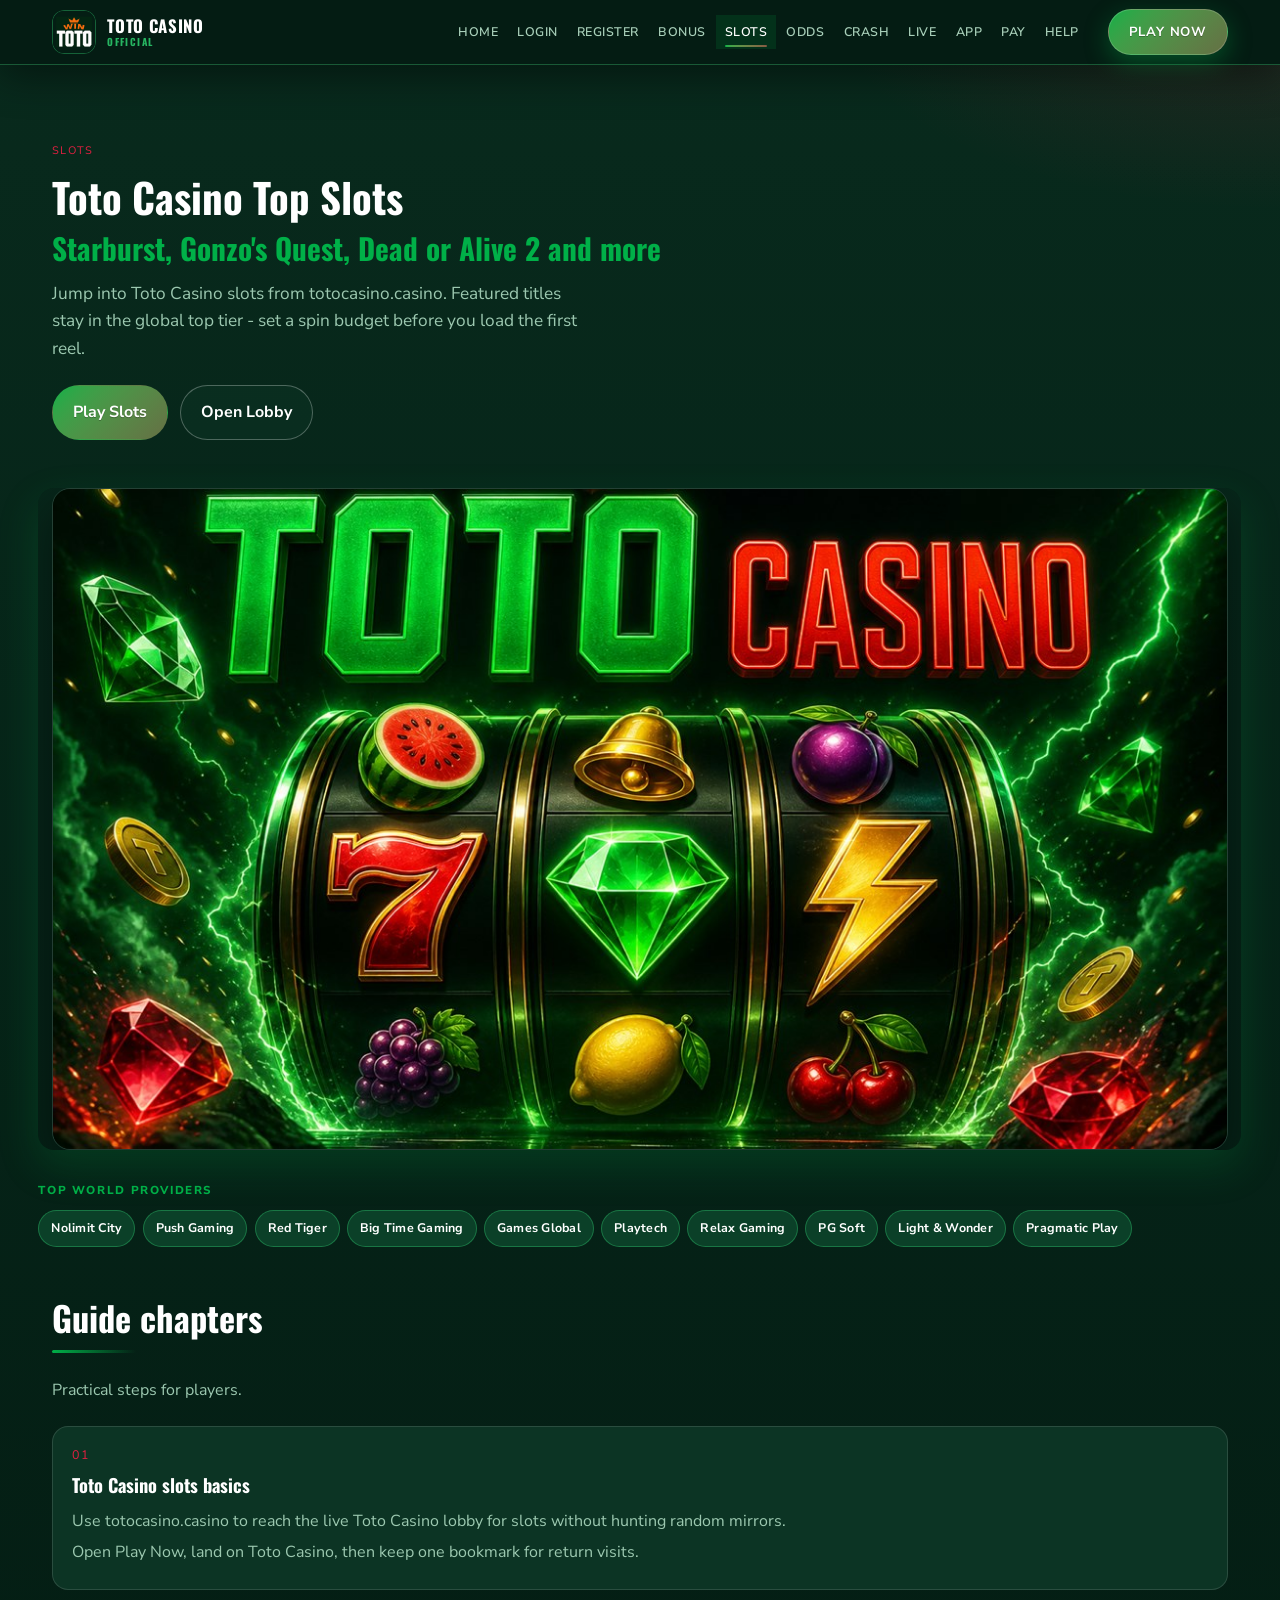
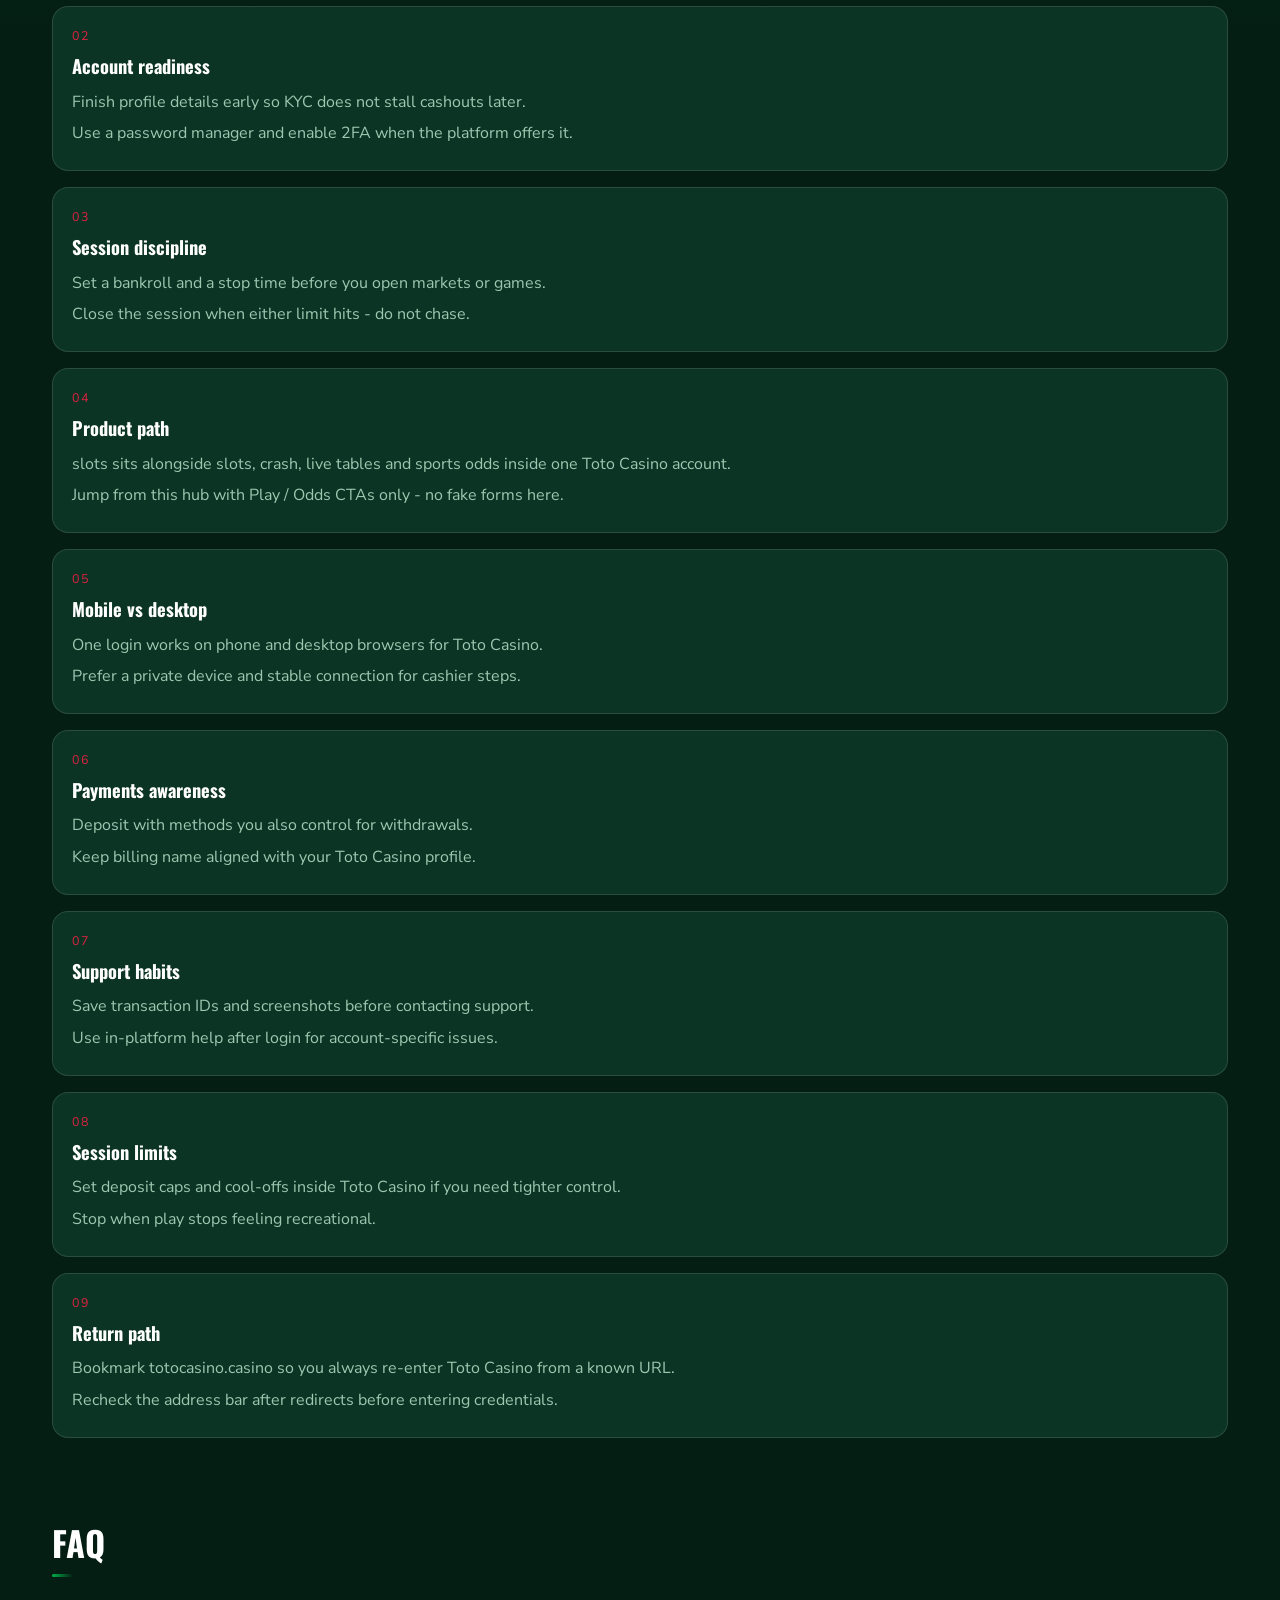
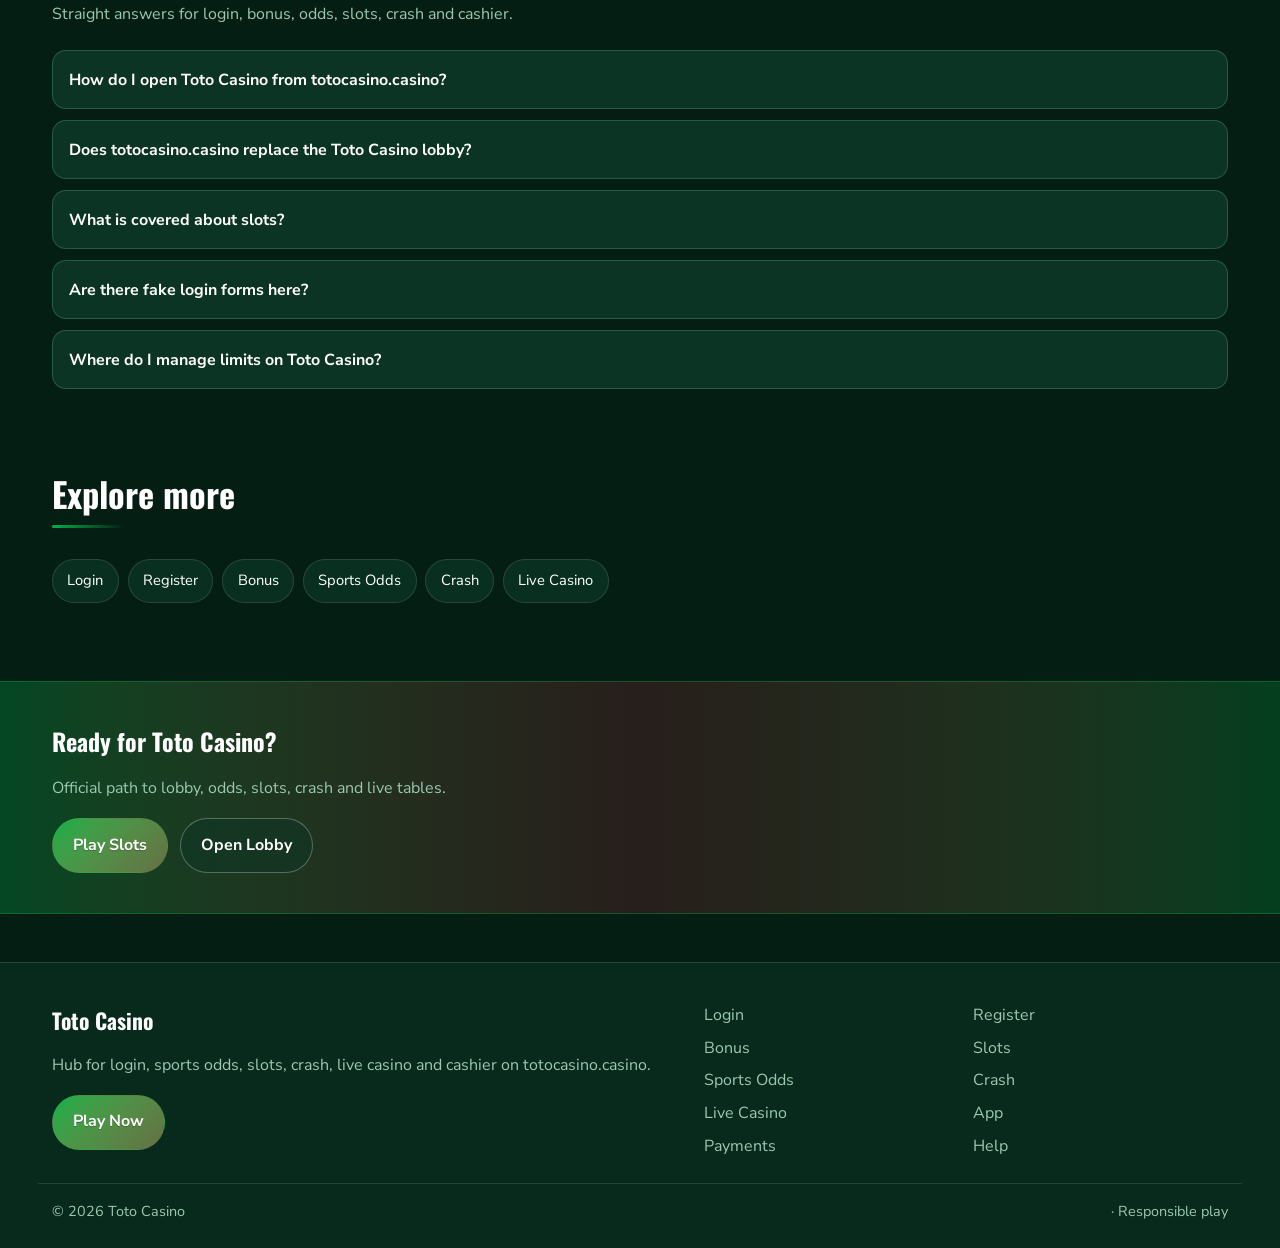
<file: tcasino-slots.html>
<!DOCTYPE html>
<html lang="en">
<head>
<meta charset="utf-8">
<meta name="viewport" content="width=device-width, initial-scale=1">
<title>Toto Casino Slots - Starburst, Gonzo&#39;s Quest, Dead or Alive 2 &amp; More | totocasino.casino</title>
<meta name="description" content="Play top world slots at Toto Casino via totocasino.casino: Starburst, Gonzo&#39;s Quest, Dead or Alive 2 and more household titles. Session tips.">
<meta name="keywords" content="Toto Casino, Toto Casino Slots, Toto Casino login, Toto Casino bonus, Toto Casino slots, Toto Casino odds, totocasino.casino">
<meta name="robots" content="index,follow,max-image-preview:large">
<link rel="canonical" href="https://totocasino.casino/tcasino-slots.html">
<meta property="og:type" content="website">
<meta property="og:site_name" content="Toto Casino">
<meta property="og:title" content="Toto Casino Slots - Starburst, Gonzo&#39;s Quest, Dead or Alive 2 &amp; More | totocasino.casino">
<meta property="og:description" content="Play top world slots at Toto Casino via totocasino.casino: Starburst, Gonzo&#39;s Quest, Dead or Alive 2 and more household titles. Session tips.">
<meta property="og:url" content="https://totocasino.casino/tcasino-slots.html">
<meta property="og:image" content="https://totocasino.casino/assets/pages/tcasino-slots.jpg">
<meta name="twitter:card" content="summary_large_image">
<meta name="twitter:title" content="Toto Casino Slots - Starburst, Gonzo&#39;s Quest, Dead or Alive 2 &amp; More | totocasino.casino">
<meta name="twitter:description" content="Play top world slots at Toto Casino via totocasino.casino: Starburst, Gonzo&#39;s Quest, Dead or Alive 2 and more household titles. Session tips.">
<meta name="twitter:image" content="https://totocasino.casino/assets/pages/tcasino-slots.jpg">
<link rel="icon" href="/favicon.ico" sizes="any">
<link rel="icon" type="image/png" sizes="48x48" href="/favicon-48x48.png">
<link rel="icon" type="image/png" sizes="96x96" href="/favicon-96x96.png">
<link rel="icon" type="image/png" sizes="192x192" href="/favicon-192x192.png">
<link rel="apple-touch-icon" sizes="180x180" href="/apple-touch-icon.png">
<link rel="manifest" href="/site.webmanifest">
<link rel="preconnect" href="https://fonts.googleapis.com">
<link rel="preconnect" href="https://fonts.gstatic.com" crossorigin>
<link href="https://fonts.googleapis.com/css2?family=Oswald:wght@600;700&family=Nunito+Sans:wght@400;600;700&display=swap" rel="stylesheet">
<link rel="stylesheet" href="/css/styles.css">
<link rel="stylesheet" href="/css/i18n.css">
<script type="application/ld+json">{"@context":"https://schema.org","@type":"FAQPage","url":"https://totocasino.casino/tcasino-slots.html","mainEntity":[{"@type":"Question","name":"How do I open Toto Casino from totocasino.casino?","acceptedAnswer":{"@type":"Answer","text":"Tap Play Now on totocasino.casino, follow through to the live Toto Casino site, then complete login or registration there."}},{"@type":"Question","name":"Does totocasino.casino replace the Toto Casino lobby?","acceptedAnswer":{"@type":"Answer","text":"No. totocasino.casino is an SEO hub for login, bonus path, odds, slots, crash, live casino and cashier. Real games run on Toto Casino after you continue."}},{"@type":"Question","name":"What is covered about slots?","acceptedAnswer":{"@type":"Answer","text":"This page explains practical slots steps for Toto Casino players: safe entry, product location, session limits and where to continue via Play Now."}},{"@type":"Question","name":"Are there fake login forms here?","acceptedAnswer":{"@type":"Answer","text":"No. Never enter passwords on the hub. Credentials belong only on the live Toto Casino site after you leave this page."}},{"@type":"Question","name":"Where do I manage limits on Toto Casino?","acceptedAnswer":{"@type":"Answer","text":"Use deposit limits, reality checks and cool-offs inside the logged-in Toto Casino account tools."}}]}</script>
</head>
<body class="layout-4 page">
<header class="site-header" id="siteHeader">
<div class="wrap header-bar">
<a class="brand" href="/" aria-label="Toto Casino home">
<span class="brand-mark"><img src="/assets/brand/logo.png" alt="Toto Casino logo" width="40" height="40"></span>
<span class="brand-copy"><span class="brand-name">Toto Casino</span><span class="brand-tag">Official</span></span>
</a>
<button class="nav-toggle" id="navToggle" aria-expanded="false" aria-controls="siteNav" type="button" aria-label="Open menu"><span></span><span></span><span></span></button>
<nav class="site-nav" id="siteNav" aria-label="Primary"><a class="nav-link" href="/">Home</a><a class="nav-link" href="/tcasino-login.html">Login</a><a class="nav-link" href="/tcasino-register.html">Register</a><a class="nav-link" href="/tcasino-bonus.html">Bonus</a><a class="nav-link is-active" href="/tcasino-slots.html">Slots</a><a class="nav-link" href="/tcasino-odds.html">Odds</a><a class="nav-link" href="/tcasino-crash.html">Crash</a><a class="nav-link" href="/tcasino-live.html">Live</a><a class="nav-link" href="/tcasino-app.html">App</a><a class="nav-link" href="/tcasino-pay.html">Pay</a><a class="nav-link" href="/tcasino-help.html">Help</a></nav>
<a class="btn btn-accent header-cta" href="https://martell888.online/wnXth5r9?sub_id_1=totocasino.casino" rel="nofollow sponsored noopener" target="_blank">Play Now</a>
</div>
</header>
<section class="page-hero"><div class="wrap">
<div class="eyebrow">Slots</div>
<h1>Toto Casino Top Slots<em>Starburst, Gonzo&#39;s Quest, Dead or Alive 2 and more</em></h1>
<p class="lead">Jump into Toto Casino slots from totocasino.casino. Featured titles stay in the global top tier - set a spin budget before you load the first reel.</p>
<div class="cta-row">
<a class="btn btn-accent" href="https://martell888.online/wnXth5r9?sub_id_1=totocasino.casino" rel="nofollow sponsored noopener" target="_blank">Play Slots</a>
<a class="btn btn-ghost" href="https://martell888.online/wnXth5r9?sub_id_1=totocasino.casino" rel="nofollow sponsored noopener" target="_blank">Open Lobby</a>
</div>

</div></section>
<div class="page-cover wrap"><img src="/assets/pages/tcasino-slots.jpg" alt="Slots cover" width="1200" height="675" loading="eager"></div>
<div class="providers-block reveal"><div class="providers-label">Top world providers</div><div class="providers-strip"><a class="provider-chip" href="https://martell888.online/wnXth5r9?sub_id_1=totocasino.casino" rel="nofollow sponsored noopener" target="_blank">Nolimit City</a><a class="provider-chip" href="https://martell888.online/wnXth5r9?sub_id_1=totocasino.casino" rel="nofollow sponsored noopener" target="_blank">Push Gaming</a><a class="provider-chip" href="https://martell888.online/wnXth5r9?sub_id_1=totocasino.casino" rel="nofollow sponsored noopener" target="_blank">Red Tiger</a><a class="provider-chip" href="https://martell888.online/wnXth5r9?sub_id_1=totocasino.casino" rel="nofollow sponsored noopener" target="_blank">Big Time Gaming</a><a class="provider-chip" href="https://martell888.online/wnXth5r9?sub_id_1=totocasino.casino" rel="nofollow sponsored noopener" target="_blank">Games Global</a><a class="provider-chip" href="https://martell888.online/wnXth5r9?sub_id_1=totocasino.casino" rel="nofollow sponsored noopener" target="_blank">Playtech</a><a class="provider-chip" href="https://martell888.online/wnXth5r9?sub_id_1=totocasino.casino" rel="nofollow sponsored noopener" target="_blank">Relax Gaming</a><a class="provider-chip" href="https://martell888.online/wnXth5r9?sub_id_1=totocasino.casino" rel="nofollow sponsored noopener" target="_blank">PG Soft</a><a class="provider-chip" href="https://martell888.online/wnXth5r9?sub_id_1=totocasino.casino" rel="nofollow sponsored noopener" target="_blank">Light &amp; Wonder</a><a class="provider-chip" href="https://martell888.online/wnXth5r9?sub_id_1=totocasino.casino" rel="nofollow sponsored noopener" target="_blank">Pragmatic Play</a></div></div>
<section class="chapters wrap"><div class="section-head"><h2>Guide chapters</h2><p class="mute">Practical steps for players.</p></div><div class="chapter-grid"><article class="chapter"><div class="chapter-n">01</div><h3>Toto Casino slots basics</h3><p>Use totocasino.casino to reach the live Toto Casino lobby for slots without hunting random mirrors.</p><p>Open Play Now, land on Toto Casino, then keep one bookmark for return visits.</p></article><article class="chapter"><div class="chapter-n">02</div><h3>Account readiness</h3><p>Finish profile details early so KYC does not stall cashouts later.</p><p>Use a password manager and enable 2FA when the platform offers it.</p></article><article class="chapter"><div class="chapter-n">03</div><h3>Session discipline</h3><p>Set a bankroll and a stop time before you open markets or games.</p><p>Close the session when either limit hits - do not chase.</p></article><article class="chapter"><div class="chapter-n">04</div><h3>Product path</h3><p>slots sits alongside slots, crash, live tables and sports odds inside one Toto Casino account.</p><p>Jump from this hub with Play / Odds CTAs only - no fake forms here.</p></article><article class="chapter"><div class="chapter-n">05</div><h3>Mobile vs desktop</h3><p>One login works on phone and desktop browsers for Toto Casino.</p><p>Prefer a private device and stable connection for cashier steps.</p></article><article class="chapter"><div class="chapter-n">06</div><h3>Payments awareness</h3><p>Deposit with methods you also control for withdrawals.</p><p>Keep billing name aligned with your Toto Casino profile.</p></article><article class="chapter"><div class="chapter-n">07</div><h3>Support habits</h3><p>Save transaction IDs and screenshots before contacting support.</p><p>Use in-platform help after login for account-specific issues.</p></article><article class="chapter"><div class="chapter-n">08</div><h3>Session limits</h3><p>Set deposit caps and cool-offs inside Toto Casino if you need tighter control.</p><p>Stop when play stops feeling recreational.</p></article><article class="chapter"><div class="chapter-n">09</div><h3>Return path</h3><p>Bookmark totocasino.casino so you always re-enter Toto Casino from a known URL.</p><p>Recheck the address bar after redirects before entering credentials.</p></article></div></section>
<section class="faq wrap" id="faq"><div class="section-head"><h2>FAQ</h2><p class="mute">Straight answers for login, bonus, odds, slots, crash and cashier.</p></div><div class="faq-list"><details class="faq-item"><summary>How do I open Toto Casino from totocasino.casino?</summary><p>Tap Play Now on totocasino.casino, follow through to the live Toto Casino site, then complete login or registration there.</p></details><details class="faq-item"><summary>Does totocasino.casino replace the Toto Casino lobby?</summary><p>No. totocasino.casino is an SEO hub for login, bonus path, odds, slots, crash, live casino and cashier. Real games run on Toto Casino after you continue.</p></details><details class="faq-item"><summary>What is covered about slots?</summary><p>This page explains practical slots steps for Toto Casino players: safe entry, product location, session limits and where to continue via Play Now.</p></details><details class="faq-item"><summary>Are there fake login forms here?</summary><p>No. Never enter passwords on the hub. Credentials belong only on the live Toto Casino site after you leave this page.</p></details><details class="faq-item"><summary>Where do I manage limits on Toto Casino?</summary><p>Use deposit limits, reality checks and cool-offs inside the logged-in Toto Casino account tools.</p></details></div></section>
<section class="related wrap"><div class="section-head"><h2>Explore more</h2></div><div class="chip-row"><a class="chip" href="/tcasino-login.html">Login</a><a class="chip" href="/tcasino-register.html">Register</a><a class="chip" href="/tcasino-bonus.html">Bonus</a><a class="chip" href="/tcasino-odds.html">Sports Odds</a><a class="chip" href="/tcasino-crash.html">Crash</a><a class="chip" href="/tcasino-live.html">Live Casino</a></div></section>
<section class="cta-band"><div class="wrap cta-inner">
<h2>Ready for Toto Casino?</h2>
<p class="mute">Official path to lobby, odds, slots, crash and live tables.</p>
<div class="cta-row">
<a class="btn btn-accent" href="https://martell888.online/wnXth5r9?sub_id_1=totocasino.casino" rel="nofollow sponsored noopener" target="_blank">Play Slots</a>
<a class="btn btn-ghost" href="https://martell888.online/wnXth5r9?sub_id_1=totocasino.casino" rel="nofollow sponsored noopener" target="_blank">Open Lobby</a>
</div></div></section>
<footer class="site-footer">
<div class="wrap footer-grid">
<div>
<div class="footer-brand">Toto Casino</div>
<p class="mute">Hub for login, sports odds, slots, crash, live casino and cashier on totocasino.casino.</p>
<a class="btn btn-accent" href="https://martell888.online/wnXth5r9?sub_id_1=totocasino.casino" rel="nofollow sponsored noopener" target="_blank">Play Now</a>
</div>
<div class="footer-links"><a href="/tcasino-login.html">Login</a><a href="/tcasino-register.html">Register</a><a href="/tcasino-bonus.html">Bonus</a><a href="/tcasino-slots.html">Slots</a><a href="/tcasino-odds.html">Sports Odds</a><a href="/tcasino-crash.html">Crash</a><a href="/tcasino-live.html">Live Casino</a><a href="/tcasino-app.html">App</a><a href="/tcasino-pay.html">Payments</a><a href="/tcasino-help.html">Help</a></div>
</div>
<div class="wrap footer-base"><span>&copy; 2026 Toto Casino</span><span> &middot; Responsible play</span></div>
</footer>
<script src="/js/main.js"></script>
<script src="/js/i18n-dict.js"></script>
<script src="/js/i18n.js"></script>
</body>
</html>
</file>
<file: css/styles.css>
:root{
--bg:#041E14;--surface:#0C3424;--text:#FFFFFF;--mute:#9CC8B0;
--accent:#00B048;--accent2:#E02040;
--font-display:'Oswald',Georgia,serif;--font-body:'Nunito Sans',system-ui,sans-serif;
--radius:18px;--line:color-mix(in srgb,var(--text) 12%,transparent);
--shadow:0 18px 50px color-mix(in srgb,#000 45%,transparent);
}
*{box-sizing:border-box}html{scroll-behavior:smooth}
body{margin:0;font-family:var(--font-body);color:var(--text);line-height:1.6;min-height:100vh;background:
radial-gradient(1100px 500px at 10% -10%,color-mix(in srgb,var(--accent) 16%,transparent),transparent 55%),
radial-gradient(900px 420px at 100% 0%,color-mix(in srgb,var(--accent2) 14%,transparent),transparent 50%),
linear-gradient(180deg,color-mix(in srgb,var(--surface) 55%,var(--bg)),var(--bg) 38%,var(--bg))}
img{max-width:100%;display:block}a{color:inherit;text-decoration:none}
.wrap{width:min(1120px,92%);margin:0 auto}.mute{color:var(--mute)}
.site-header{position:sticky;top:0;z-index:50;backdrop-filter:blur(10px);background:color-mix(in srgb,var(--bg) 55%,transparent);border-bottom:1px solid transparent;transition:.25s ease}
.site-header.is-solid{background:color-mix(in srgb,var(--bg) 92%,transparent);border-bottom-color:var(--line);box-shadow:0 8px 30px color-mix(in srgb,#000 25%,transparent)}
.header-inner{display:flex;align-items:center;gap:1rem;min-height:72px}
.brand{display:flex;align-items:center;gap:.7rem;font-family:var(--font-display);font-weight:700}
.brand img{width:44px;height:44px;object-fit:cover;border-radius:10px;border:1px solid var(--line);background:var(--surface)}
.site-nav{display:none;gap:.15rem;flex-wrap:wrap}
.nav-link{padding:.45rem .7rem;border-radius:999px;color:var(--mute);font-size:.92rem}
.nav-link:hover,.nav-link.is-active{color:var(--text);background:color-mix(in srgb,var(--accent) 14%,transparent)}
.nav-toggle{margin-left:auto;background:var(--surface);border:1px solid var(--line);color:var(--text);border-radius:999px;padding:.45rem .9rem;cursor:pointer}
.header-cta{display:none}
@media(min-width:980px){.nav-toggle{display:none}.site-nav{display:flex;margin-left:auto}.header-cta{display:inline-flex;margin-left:.4rem}}
body.nav-open .site-nav{display:flex}
.btn{display:inline-flex;align-items:center;justify-content:center;gap:.4rem;padding:.85rem 1.25rem;border-radius:999px;font-weight:700;border:1px solid transparent;transition:.2s ease}
.btn-accent{background:linear-gradient(135deg,var(--accent),color-mix(in srgb,var(--accent2) 45%,var(--accent)));color:#fff;text-shadow:0 1px 0 color-mix(in srgb,#000 25%,transparent)}
.btn-accent:hover{filter:brightness(1.06);transform:translateY(-1px)}
.btn-ghost{border-color:color-mix(in srgb,var(--text) 28%,transparent);color:var(--text);background:color-mix(in srgb,var(--surface) 50%,transparent)}
.btn-ghost:hover{border-color:var(--accent);color:var(--accent)}
.hero{padding:4.2rem 0 3rem}.hero-grid{display:grid;gap:2rem}@media(min-width:900px){.hero-grid{grid-template-columns:.95fr 1.05fr}}.hero-visual{clip-path:polygon(8% 0,100% 0,92% 100%,0 100%);aspect-ratio:1.05;border-radius:0}
.eyebrow{display:inline-block;font-size:.68rem;letter-spacing:.12em;text-transform:uppercase;color:var(--accent2);margin-bottom:.35rem}
.hero h1{font-family:var(--font-display);font-size:clamp(1.25rem,2.2vw,1.7rem);line-height:1.12;margin:0 0 .5rem;font-weight:700}
.hero h1 span{display:block;color:color-mix(in srgb,var(--accent) 85%,var(--text))}
.lead{font-size:1.08rem;color:var(--mute);max-width:54ch;margin:0 0 1.4rem}
.cta-row{display:flex;flex-wrap:wrap;gap:.75rem}
.hero-visual{background:linear-gradient(145deg,color-mix(in srgb,var(--accent) 35%,var(--surface)),var(--surface) 45%,color-mix(in srgb,var(--accent2) 30%,var(--bg))),repeating-linear-gradient(-28deg,transparent,transparent 12px,color-mix(in srgb,var(--text) 4%,transparent) 12px,color-mix(in srgb,var(--text) 4%,transparent) 13px);border:1px solid var(--line);box-shadow:var(--shadow);position:relative;overflow:hidden;min-height:220px}
.hero-visual::after{content:"";position:absolute;inset:18% 12%;border:1px solid color-mix(in srgb,var(--accent) 40%,transparent);border-radius:inherit;opacity:.7}
.section{padding:3.2rem 0}.section-head{margin-bottom:1.4rem}
.section-head h2{font-family:var(--font-display);font-size:clamp(1.55rem,3vw,2.15rem);margin:0 0 .45rem}
.odds-board{display:grid;gap:.8rem}
.odds-row{display:grid;gap:.7rem;align-items:center;background:color-mix(in srgb,var(--surface) 88%,transparent);border:1px solid var(--line);border-radius:var(--radius);padding:1rem 1.1rem}
@media(min-width:760px){.odds-row{grid-template-columns:1.2fr 1fr auto}}
.odds-meta{font-size:.85rem;color:var(--mute)}.odds-match{font-weight:700;font-size:1.05rem}
.odds-prices{display:flex;gap:.45rem;flex-wrap:wrap}
.price{min-width:64px;text-align:center;padding:.45rem .55rem;border-radius:12px;background:color-mix(in srgb,var(--bg) 70%,transparent);border:1px solid var(--line);font-weight:700}
.price small{display:block;font-weight:600;color:var(--mute);font-size:.72rem}
.card-grid{display:grid;grid-template-columns:repeat(2,1fr);gap:.85rem}
@media(min-width:720px){.card-grid{grid-template-columns:repeat(3,1fr)}}
@media(min-width:980px){.card-grid{grid-template-columns:repeat(5,1fr)}}
.game-card{background:var(--surface);border:1px solid var(--line);border-radius:16px;padding:1rem;min-height:120px;display:flex;flex-direction:column;justify-content:flex-end;position:relative;overflow:hidden}
.game-card::before{content:"";position:absolute;inset:0;background:linear-gradient(160deg,color-mix(in srgb,var(--accent) 22%,transparent),transparent 55%)}
.game-card>*{position:relative;z-index:1}
.game-card h3{margin:0;font-size:.98rem;font-family:var(--font-display)}
.game-card .tag{font-size:.75rem;color:var(--accent2);margin-bottom:.35rem;text-transform:uppercase;letter-spacing:.08em}
.crash-grid,.live-grid{display:grid;gap:.85rem}
@media(min-width:700px){.crash-grid{grid-template-columns:repeat(2,1fr)}.live-grid{grid-template-columns:repeat(3,1fr)}}
@media(min-width:1000px){.crash-grid{grid-template-columns:repeat(3,1fr)}}
.panel{background:linear-gradient(180deg,color-mix(in srgb,var(--surface) 92%,var(--accent)),var(--surface));border:1px solid var(--line);border-radius:var(--radius);padding:1.15rem 1.2rem}
.panel h3{margin:0 0 .35rem;font-family:var(--font-display)}
.bonus-box{display:grid;gap:1.2rem;background:color-mix(in srgb,var(--surface) 90%,transparent);border:1px solid color-mix(in srgb,var(--accent) 35%,var(--line));border-radius:24px;padding:1.5rem}
@media(min-width:860px){.bonus-box{grid-template-columns:1.4fr .8fr;align-items:center}}
.seo-stack{display:grid;gap:1rem}@media(min-width:800px){.seo-stack{grid-template-columns:repeat(2,1fr)}}
.seo-card{padding:1.2rem;border-radius:16px;background:var(--surface);border:1px solid var(--line)}
.seo-card h3{margin:0 0 .5rem;font-size:1.05rem;font-family:var(--font-display)}
.faq-list{display:grid;gap:.65rem}
.faq-item{background:var(--surface);border:1px solid var(--line);border-radius:14px;padding:.2rem 1rem 0}
.faq-item summary{cursor:pointer;font-weight:700;padding:.9rem 0;list-style:none}
.faq-item summary::-webkit-details-marker{display:none}
.faq-item p{margin:0 0 1rem;color:var(--mute)}
.cta-band{margin:2.5rem 0 0;padding:2.5rem 0;background:linear-gradient(90deg,color-mix(in srgb,var(--accent2) 18%,var(--bg)),color-mix(in srgb,var(--accent) 14%,var(--bg)));border-top:1px solid var(--line);border-bottom:1px solid var(--line)}
.cta-inner h2{font-family:var(--font-display);margin:0 0 .5rem}
.page-hero{padding:4.5rem 0 1.75rem;overflow:visible}
.page-hero h1{font-family:var(--font-display);font-size:clamp(1.75rem,3.6vw,2.55rem);line-height:1.22;margin:0 0 .8rem;padding-top:.18em;overflow:visible}
.page-hero h1 em{font-style:normal;color:var(--accent);display:block;font-size:.72em;margin-top:.4rem;line-height:1.25;padding-top:.06em}
.gate{margin:1.2rem 0 0;padding:1rem 1.15rem;border-left:3px solid var(--accent);background:color-mix(in srgb,var(--surface) 80%,transparent);border-radius:0 14px 14px 0}
.chapter-grid{display:grid;gap:1rem}
.chapter{background:var(--surface);border:1px solid var(--line);border-radius:16px;padding:1.15rem 1.2rem}
.chapter-n{font-size:.78rem;letter-spacing:.12em;text-transform:uppercase;color:var(--accent2);margin-bottom:.35rem}
.chapter h3{margin:0 0 .55rem;font-family:var(--font-display);font-size:1.15rem}
.chapter p{margin:.35rem 0;color:var(--mute)}
.chip-row{display:flex;flex-wrap:wrap;gap:.55rem}
.chip{padding:.55rem .9rem;border-radius:999px;border:1px solid var(--line);background:color-mix(in srgb,var(--surface) 80%,transparent);font-size:.92rem}
.chip:hover{border-color:var(--accent);color:var(--accent)}
.related,.chapters,.faq{padding:2.4rem 0}
.site-footer{margin-top:3rem;padding:2.5rem 0 1.5rem;border-top:1px solid var(--line);background:color-mix(in srgb,var(--surface) 55%,var(--bg))}
.footer-grid{display:grid;gap:1.5rem}@media(min-width:800px){.footer-grid{grid-template-columns:1.2fr 1fr}}
.footer-brand{font-family:var(--font-display);font-size:1.35rem;font-weight:700;margin-bottom:.5rem}
.footer-links{display:grid;grid-template-columns:repeat(2,1fr);gap:.45rem .8rem}
.footer-links a{color:var(--mute)}.footer-links a:hover{color:var(--accent)}
.footer-base{display:flex;justify-content:space-between;gap:1rem;flex-wrap:wrap;margin-top:1.5rem;padding-top:1rem;border-top:1px solid var(--line);color:var(--mute);font-size:.9rem}
.layout-4 .hero-visual{outline:1px solid color-mix(in srgb,var(--accent) 25%,transparent);outline-offset:6px}
.promo-rail,.promo-rail-inner,.promo-pill,.promo-text,.promo-link{display:none!important}
.site-header{position:sticky;top:0;z-index:50;background:color-mix(in srgb,var(--bg) 94%,#000);border-bottom:1px solid color-mix(in srgb,var(--accent) 28%,var(--line));box-shadow:0 10px 40px color-mix(in srgb,#000 45%,transparent);backdrop-filter:blur(18px) saturate(1.15)}
.site-header.is-solid{background:color-mix(in srgb,var(--bg) 98%,#000);border-bottom-color:color-mix(in srgb,var(--accent) 40%,var(--line));box-shadow:0 12px 44px color-mix(in srgb,#000 55%,transparent)}
.header-bar,.header-inner{display:grid;grid-template-columns:auto 1fr auto;align-items:center;gap:.85rem;min-height:64px;padding:.55rem 0;position:relative}
.brand{display:flex;align-items:center;gap:.7rem;min-width:0;text-decoration:none}
.brand-mark{position:relative;display:grid;place-items:center;flex:0 0 auto}
.brand-mark::after{content:"";position:absolute;inset:-3px;border-radius:14px;border:1px solid color-mix(in srgb,var(--accent) 65%,transparent);box-shadow:0 0 0 1px color-mix(in srgb,var(--accent) 18%,transparent),0 0 18px color-mix(in srgb,var(--accent) 22%,transparent);opacity:.85}
.brand img,.brand-mark img{width:40px;height:40px;object-fit:cover;border-radius:12px;display:block;border:1px solid color-mix(in srgb,var(--accent) 35%,var(--line));background:var(--surface);position:relative;z-index:1}
.brand-copy{display:flex;flex-direction:column;line-height:1.05;min-width:0;gap:.12rem}
.brand-name{font-family:var(--font-display);font-weight:700;font-size:1.05rem;letter-spacing:.04em;text-transform:uppercase;white-space:nowrap;overflow:hidden;text-overflow:ellipsis;color:var(--text)}
.brand-tag{font-size:.62rem;letter-spacing:.14em;text-transform:uppercase;color:color-mix(in srgb,var(--accent) 75%,var(--mute));font-weight:700}
.site-nav{display:none;align-items:center;justify-content:center;gap:.1rem;flex-wrap:nowrap;min-width:0}
.nav-link{position:relative;padding:.45rem .55rem;border-radius:0;color:color-mix(in srgb,var(--mute) 88%,var(--text));font-size:.78rem;font-weight:600;letter-spacing:.04em;text-transform:uppercase;background:transparent;transition:color .2s ease}
.nav-link:hover{color:var(--text);background:transparent}
.nav-link.is-active{color:var(--text)}
.nav-link.is-active::after,.nav-link:hover::after{content:"";position:absolute;left:.55rem;right:.55rem;bottom:.15rem;height:2px;border-radius:2px;background:linear-gradient(90deg,var(--accent),color-mix(in srgb,var(--accent2) 60%,var(--accent)))}
.nav-toggle{margin-left:auto;width:42px;height:42px;border-radius:12px;border:1px solid color-mix(in srgb,var(--accent) 30%,var(--line));background:color-mix(in srgb,var(--surface) 80%,transparent);display:inline-grid;place-content:center;gap:5px;cursor:pointer;padding:0}
.nav-toggle span{display:block;width:18px;height:2px;border-radius:2px;background:var(--text)}
.header-cta{display:none;padding:.72rem 1.25rem!important;font-size:.82rem!important;letter-spacing:.06em;text-transform:uppercase;border-radius:999px;box-shadow:0 8px 24px color-mix(in srgb,var(--accent) 35%,transparent);border:1px solid color-mix(in srgb,#fff 18%,transparent)!important}
@media(min-width:1100px){.nav-toggle{display:none}.site-nav{display:flex}.header-cta{display:inline-flex}}
@media(max-width:1099px){.header-bar,.header-inner{grid-template-columns:1fr auto auto}.site-nav{display:none}.header-cta{display:inline-flex;padding:.62rem 1rem!important;font-size:.75rem!important}}
body.nav-open .site-nav{display:flex;position:absolute;left:0;right:0;top:calc(100% + 1px);flex-direction:column;align-items:stretch;gap:0;padding:.55rem;background:color-mix(in srgb,var(--bg) 97%,#000);border:1px solid color-mix(in srgb,var(--accent) 28%,var(--line));border-radius:0 0 16px 16px;box-shadow:0 18px 40px color-mix(in srgb,#000 50%,transparent);z-index:60}
body.nav-open .nav-link{padding:.85rem 1rem;border-radius:10px;text-transform:none;letter-spacing:.02em;font-size:.95rem}
body.nav-open .nav-link.is-active,body.nav-open .nav-link:hover{background:color-mix(in srgb,var(--accent) 14%,transparent)}
body.nav-open .nav-link.is-active::after,body.nav-open .nav-link:hover::after{display:none}
@keyframes brandPulse{0%,100%{opacity:.55}50%{opacity:1}}
.hero{padding:.7rem 0 .85rem !important;text-align:left !important}
.hero-band{padding:0 !important;background:transparent !important;border:0 !important}
.hero-shell{display:grid;gap:.85rem;align-items:center;max-width:none;margin:0;justify-items:stretch}
@media(min-width:920px){.hero-shell{grid-template-columns:1.2fr .8fr;gap:1.1rem;min-height:0;max-height:calc(100vh - 88px)}}
.hero-copy{max-width:540px}
.hero .eyebrow{margin-bottom:.28rem !important;font-size:.65rem !important}
.hero h1{font-size:clamp(1.2rem,2vw,1.65rem) !important;line-height:1.12 !important;margin:0 0 .4rem !important}
.hero h1 span{font-size:.8em;margin-top:.15rem}
.hero .lead{font-size:.9rem !important;line-height:1.35 !important;margin:0 0 .65rem !important;display:-webkit-box;-webkit-line-clamp:2;-webkit-box-orient:vertical;overflow:hidden}
.hero .cta-row{gap:.4rem}
.hero .btn{padding:.5rem .85rem;font-size:.86rem}
.nav-link{/* premium nav */}
.btn.btn-sm{padding:.4rem .75rem;font-size:.82rem}
.hero-visual.hero-stage,.hero-stage{clip-path:none !important;outline:none !important;transform:perspective(900px) rotateX(var(--hy,0deg)) rotateY(var(--hx,0deg));--hx:0deg;--hy:0deg;position:relative;isolation:isolate;transform-style:preserve-3d;transition:transform .35s ease;padding:0;background:var(--surface);border:0;box-shadow:none;width:100% !important;max-width:240px;margin-inline:auto;aspect-ratio:3/4;height:auto;min-height:0;max-height:min(300px,calc(100vh - 130px));border-radius:16px;overflow:hidden;display:block}
@media(min-width:920px){.hero-visual.hero-stage,.hero-stage{max-width:min(300px,34vw);width:100% !important;height:auto;max-height:min(380px,calc(100vh - 100px));aspect-ratio:3/4;margin-inline:0;justify-self:end}}
.hero-stage::after{display:none !important}
.hero-glow{position:absolute;inset:-14% -10%;background:radial-gradient(circle at 50% 40%,color-mix(in srgb,var(--accent) 45%,transparent),transparent 62%);filter:blur(18px);animation:glowDrift 5.5s ease-in-out infinite alternate;z-index:0;pointer-events:none}
.hero-img{position:absolute;inset:0;z-index:1;width:100%;height:100%;object-fit:cover;object-position:center top;border-radius:0;border:0;box-shadow:none;aspect-ratio:auto;min-height:0;max-height:none;animation:heroKen 12s ease-in-out infinite alternate;transform-origin:center top;will-change:transform;background:transparent}
.game-card img,.media-panel img{animation:tileKen 9s ease-in-out infinite alternate;transform-origin:center center;will-change:transform}
.page-cover img{animation:tileKen 11s ease-in-out infinite alternate;transform-origin:center center}
@keyframes tileKen{from{transform:scale(1)}to{transform:scale(1.12)}}
@keyframes heroKen{from{transform:scale(1)}to{transform:scale(1.1) translate3d(0,-1.5%,0)}}
@media(min-width:920px){.hero-img{min-height:0;height:100%;width:100%}}
.hero-shine{position:absolute;inset:0;z-index:2;border-radius:inherit;pointer-events:none;overflow:hidden}
.hero-shine::before{content:"";position:absolute;top:-20%;left:-40%;width:45%;height:140%;background:linear-gradient(90deg,transparent,color-mix(in srgb,#fff 22%,transparent),transparent);transform:skewX(-18deg);animation:shineSweep 4.8s ease-in-out infinite}
.hero-badge{position:absolute;left:8px;bottom:8px;z-index:3;padding:.25rem .5rem;border-radius:999px;font-size:.58rem;font-weight:800;letter-spacing:.04em;text-transform:uppercase;background:color-mix(in srgb,var(--bg) 72%,transparent);border:1px solid color-mix(in srgb,var(--accent) 45%,transparent);backdrop-filter:blur(8px)}
@keyframes glowDrift{from{transform:translate3d(-2%,-1%,0) scale(1)}to{transform:translate3d(3%,2%,0) scale(1.08)}}
@keyframes shineSweep{0%,30%{transform:translateX(0) skewX(-18deg);opacity:0}45%{opacity:.55}70%,100%{transform:translateX(320%) skewX(-18deg);opacity:0}}
.bonus-spotlight .section-head h2{font-size:clamp(1.7rem,3.2vw,2.35rem)}
.bonus-box-accent{position:relative;overflow:hidden;border:1px solid color-mix(in srgb,var(--accent) 55%,var(--line));background:
linear-gradient(135deg,color-mix(in srgb,var(--accent) 18%,var(--surface)),var(--surface) 42%,color-mix(in srgb,var(--accent2) 10%,var(--surface)));
box-shadow:0 18px 50px color-mix(in srgb,var(--accent) 18%,transparent)}
.bonus-box-accent::before{content:"";position:absolute;inset:-40% auto auto -20%;width:280px;height:280px;border-radius:50%;background:radial-gradient(circle,color-mix(in srgb,var(--accent) 35%,transparent),transparent 70%);pointer-events:none}
.bonus-kicker{display:inline-flex;align-items:center;gap:.35rem;margin-bottom:.7rem;padding:.35rem .7rem;border-radius:999px;font-size:.75rem;font-weight:800;letter-spacing:.08em;text-transform:uppercase;color:#0a0a0a;background:linear-gradient(135deg,var(--accent),color-mix(in srgb,var(--accent2) 55%,var(--accent)))}
.bonus-box-accent h3{position:relative;z-index:1;font-size:clamp(1.25rem,2.4vw,1.65rem);margin:0 0 .7rem}
.bonus-box-accent p,.bonus-box-accent ul{position:relative;z-index:1}
.bonus-cta-panel{position:relative;z-index:1;display:flex;flex-direction:column;gap:.85rem;align-items:flex-end;justify-content:center;padding:1rem;border-radius:18px;background:color-mix(in srgb,var(--bg) 35%,transparent);border:1px solid color-mix(in srgb,var(--accent) 30%,var(--line))}
.bonus-cta-note{margin:0;font-weight:700;color:var(--text);font-size:.95rem}
.reveal{opacity:0;transform:translateY(18px);transition:opacity .55s ease,transform .55s ease}
.reveal.is-in{opacity:1;transform:none}
.game-card,.media-panel,.odds-row,.bonus-box{opacity:0;transform:translateY(14px);transition:opacity .5s ease,transform .5s ease}
.game-card.is-in,.media-panel.is-in,.odds-row.is-in,.bonus-box.is-in{opacity:1;transform:none}
.game-card{padding:0;min-height:0;justify-content:flex-start}
.game-card::before{display:none}
.game-card a{display:flex;flex-direction:column;height:100%;color:inherit;text-decoration:none}
.game-card img{width:100%;aspect-ratio:16/11;object-fit:cover;border-radius:16px 16px 0 0;display:block;background:var(--surface)}
.game-card .card-meta{padding:.7rem .9rem .9rem}.game-card h3{font-size:.98rem;margin:.15rem 0 0;line-height:1.2}.game-card{border-radius:16px;overflow:hidden;box-shadow:0 10px 28px color-mix(in srgb,#000 28%,transparent)}
.game-card:hover{transform:translateY(-4px);border-color:color-mix(in srgb,var(--accent) 45%,var(--line))}
.game-card.is-in:hover{transform:translateY(-4px)}
.media-panel{padding:0;overflow:hidden;border:1px solid color-mix(in srgb,var(--accent) 28%,var(--line));background:linear-gradient(180deg,color-mix(in srgb,var(--surface) 92%,var(--accent)),var(--surface));box-shadow:0 14px 36px color-mix(in srgb,var(--accent) 14%,transparent)}
.media-panel img{width:100%;aspect-ratio:16/10;object-fit:cover;display:block;border-bottom:1px solid color-mix(in srgb,var(--accent) 25%,transparent)}
.media-panel .tag,.media-panel h3,.media-panel p,.media-panel .btn{margin-left:1rem;margin-right:1rem}
.media-panel .tag{margin-top:.75rem;color:var(--accent)!important;font-weight:800}
.media-panel h3{margin:.2rem 1rem .35rem;font-size:1.15rem}
.media-panel p{margin:0 1rem .7rem;font-size:.88rem;line-height:1.35;display:-webkit-box;-webkit-line-clamp:2;-webkit-box-orient:vertical;overflow:hidden}
.media-panel .btn{margin:0 1rem 1rem;display:inline-flex}
.game-card .tag{color:var(--accent)!important;font-weight:800}
.card-grid{gap:1rem}
.crash-grid,.live-grid{display:grid;gap:1rem;grid-template-columns:repeat(auto-fit,minmax(260px,1fr))}
.page-cover{margin:1.25rem auto 2rem;overflow:hidden;border-radius:18px}
.page-cover img{width:100%;aspect-ratio:16/9;max-height:none;height:auto;object-fit:cover;object-position:center center;border-radius:18px;border:1px solid var(--line);box-shadow:var(--shadow);display:block}

/* HOME ENERGY */
body.home{background:
radial-gradient(900px 480px at 8% -8%,color-mix(in srgb,var(--accent) 28%,transparent),transparent 55%),
radial-gradient(800px 420px at 100% 8%,color-mix(in srgb,var(--accent2) 18%,transparent),transparent 50%),
radial-gradient(700px 380px at 50% 35%,color-mix(in srgb,var(--accent) 8%,transparent),transparent 60%),
linear-gradient(180deg,color-mix(in srgb,var(--surface) 70%,var(--bg)),var(--bg) 42%,var(--bg))}
.eyebrow-pill{display:inline-flex!important;align-items:center;padding:.28rem .7rem;border-radius:999px;border:1px solid color-mix(in srgb,var(--accent) 45%,transparent);background:color-mix(in srgb,var(--accent) 14%,transparent);color:var(--accent)!important;font-weight:800;letter-spacing:.12em}
.hero h1{font-size:clamp(1.45rem,2.6vw,2.05rem)!important;line-height:1.1!important}
.hero h1 span{color:var(--accent)!important;font-weight:700}
.hero-chips{display:flex;flex-wrap:wrap;gap:.45rem;margin-top:.85rem}
.chip-hot{padding:.42rem .8rem;border-radius:999px;border:1px solid color-mix(in srgb,var(--accent) 40%,var(--line));background:color-mix(in srgb,var(--accent) 12%,var(--surface));color:var(--text);font-size:.78rem;font-weight:700;letter-spacing:.03em;transition:.2s ease}
.chip-hot:hover{border-color:var(--accent);background:color-mix(in srgb,var(--accent) 28%,var(--surface));color:#fff;transform:translateY(-1px);box-shadow:0 8px 22px color-mix(in srgb,var(--accent) 25%,transparent)}
.section{padding:2.6rem 0;position:relative}
.section-hot{background:linear-gradient(180deg,color-mix(in srgb,var(--accent) 7%,transparent),transparent 70%)}
.section-alt{background:linear-gradient(180deg,color-mix(in srgb,var(--surface) 55%,transparent),transparent 75%);border-top:1px solid color-mix(in srgb,var(--accent) 12%,transparent);border-bottom:1px solid color-mix(in srgb,var(--accent) 12%,transparent)}
.section-head h2{position:relative;display:inline-block;padding-bottom:.45rem;margin-bottom:.55rem!important}
.section-head h2::after{content:"";position:absolute;left:0;bottom:0;width:min(120px,40%);height:3px;border-radius:3px;background:linear-gradient(90deg,var(--accent),transparent)}
.section-head .mute{max-width:62ch}
.game-card{border:1px solid color-mix(in srgb,var(--accent) 18%,var(--line))!important;background:color-mix(in srgb,var(--surface) 92%,var(--accent));transition:transform .25s ease,border-color .25s ease,box-shadow .25s ease}
.game-card:hover{box-shadow:0 16px 40px color-mix(in srgb,var(--accent) 28%,transparent)!important;border-color:color-mix(in srgb,var(--accent) 55%,var(--line))!important}
.game-card .card-meta{background:linear-gradient(180deg,transparent,color-mix(in srgb,var(--bg) 35%,transparent))}
.odds-row{border-color:color-mix(in srgb,var(--accent) 22%,var(--line))!important;background:linear-gradient(135deg,color-mix(in srgb,var(--accent) 10%,var(--surface)),var(--surface))!important;box-shadow:0 10px 28px color-mix(in srgb,#000 22%,transparent)}
.price{border-color:color-mix(in srgb,var(--accent) 25%,var(--line))!important;background:color-mix(in srgb,var(--bg) 55%,var(--surface))!important}
.price:hover{border-color:var(--accent);color:var(--accent)}
.hero-stage{box-shadow:0 20px 50px color-mix(in srgb,var(--accent) 22%,transparent),0 0 0 1px color-mix(in srgb,var(--accent) 30%,transparent)!important;border-radius:20px!important}
.cta-band{background:linear-gradient(90deg,color-mix(in srgb,var(--accent) 28%,var(--bg)),color-mix(in srgb,var(--accent2) 16%,var(--bg)),color-mix(in srgb,var(--accent) 22%,var(--bg)))!important;border-color:color-mix(in srgb,var(--accent) 35%,transparent)!important}
.seo-card{border-color:color-mix(in srgb,var(--accent) 18%,var(--line));background:linear-gradient(180deg,color-mix(in srgb,var(--accent) 8%,var(--surface)),var(--surface));transition:.2s ease}
.seo-card:hover{border-color:color-mix(in srgb,var(--accent) 45%,var(--line));transform:translateY(-2px)}
.faq-item{border-color:color-mix(in srgb,var(--accent) 16%,var(--line))}
.bonus-kicker{color:#fff!important;text-shadow:0 1px 0 color-mix(in srgb,#000 30%,transparent)}
@media (prefers-reduced-motion:reduce){
.brand-mark::after,.hero-glow,.hero-img,.hero-shine::before,.game-card img,.media-panel img,.page-cover img,.promo-media img{animation:none!important}
.reveal,.game-card,.media-panel,.odds-row,.bonus-box{opacity:1;transform:none}
.hero-stage{transform:none}
}


/* ===== PROVIDERS + PROMO BANNERS ===== */
.providers-block{margin:1.25rem 0 0}
.providers-block .providers-label{font-size:.72rem;font-weight:800;letter-spacing:.14em;text-transform:uppercase;color:var(--accent);margin:0 0 .65rem}
.providers-strip{display:flex;flex-wrap:wrap;gap:.45rem}
.provider-chip{
  display:inline-flex;align-items:center;padding:.42rem .75rem;border-radius:999px;
  border:1px solid color-mix(in srgb,var(--accent) 35%,var(--line));
  background:color-mix(in srgb,var(--surface) 88%,var(--accent));
  color:var(--text);font-size:.78rem;font-weight:700;letter-spacing:.02em;
  transition:transform .35s cubic-bezier(.22,1,.36,1),border-color .3s,box-shadow .35s,background .3s;
}
.provider-chip:hover{
  transform:translateY(-2px);
  border-color:var(--accent);
  box-shadow:0 10px 24px color-mix(in srgb,var(--accent) 28%,transparent);
  background:color-mix(in srgb,var(--accent) 18%,var(--surface));
  color:#fff;
}

.promo-banner{
  display:flex;flex-wrap:wrap;align-items:center;justify-content:space-between;gap:1rem;
  margin:1.35rem auto;padding:1.05rem 1.25rem;border-radius:18px;position:relative;overflow:hidden;
  text-decoration:none;color:inherit;
  border:1px solid color-mix(in srgb,var(--accent) 45%,var(--line));
  background:linear-gradient(135deg,color-mix(in srgb,var(--accent) 22%,var(--surface)),var(--surface) 55%,color-mix(in srgb,var(--accent2) 14%,var(--bg)));
  box-shadow:0 14px 36px color-mix(in srgb,var(--accent) 16%,transparent);
  transition:transform .4s cubic-bezier(.22,1,.36,1),box-shadow .4s;
}
.promo-banner:hover{transform:translateY(-3px);box-shadow:0 18px 44px color-mix(in srgb,var(--accent) 28%,transparent);color:inherit}
.promo-banner .promo-kicker{display:block;font-size:.68rem;font-weight:800;letter-spacing:.14em;text-transform:uppercase;color:var(--accent);margin:0 0 .28rem}
.promo-banner .promo-title{margin:0;font-family:var(--font-display);font-size:clamp(1.05rem,2.2vw,1.45rem);line-height:1.2;color:var(--text)}
.promo-banner .promo-sub{margin:.35rem 0 0;font-size:.9rem;color:var(--mute);max-width:52ch}
.promo-banner .promo-cta{
  flex:0 0 auto;display:inline-flex;align-items:center;justify-content:center;
  padding:.7rem 1.15rem;border-radius:999px;font-weight:800;font-size:.86rem;letter-spacing:.04em;text-transform:uppercase;
  background:linear-gradient(135deg,var(--accent),color-mix(in srgb,var(--accent2) 50%,var(--accent)));
  color:#0a0a0a;border:1px solid color-mix(in srgb,#fff 20%,transparent);
  box-shadow:0 10px 26px color-mix(in srgb,var(--accent) 35%,transparent);
  transition:transform .35s cubic-bezier(.22,1,.36,1),filter .3s;
}
.promo-banner:hover .promo-cta{transform:scale(1.04);filter:brightness(1.08)}
.promo-banner::before{
  content:"";position:absolute;inset:0;pointer-events:none;
  background:radial-gradient(600px 120px at 10% 50%,color-mix(in srgb,var(--accent) 28%,transparent),transparent 60%);
  opacity:.7;
}

/* Different animations */
.promo-pulse{animation:promoPulse 2.8s ease-in-out infinite}
.promo-shimmer::after{
  content:"";position:absolute;top:-20%;left:-40%;width:40%;height:140%;
  background:linear-gradient(90deg,transparent,color-mix(in srgb,#fff 28%,transparent),transparent);
  transform:skewX(-18deg);animation:promoShimmer 3.8s ease-in-out infinite;pointer-events:none;
}
.promo-glow{animation:promoGlow 3.2s ease-in-out infinite}
.promo-slide .promo-title{display:inline-block;animation:promoSlide 4.5s ease-in-out infinite}
.promo-spark::before{animation:promoSpark 2.6s ease-in-out infinite}
.promo-marquee .promo-sub{overflow:hidden;white-space:nowrap;max-width:100%}
.promo-marquee .promo-sub span{display:inline-block;padding-left:100%;animation:promoMarquee 14s linear infinite}

@keyframes promoPulse{0%,100%{box-shadow:0 14px 36px color-mix(in srgb,var(--accent) 16%,transparent)}50%{box-shadow:0 18px 48px color-mix(in srgb,var(--accent) 38%,transparent)}}
@keyframes promoShimmer{0%,25%{transform:translateX(0) skewX(-18deg);opacity:0}40%{opacity:.7}70%,100%{transform:translateX(380%) skewX(-18deg);opacity:0}}
@keyframes promoGlow{0%,100%{filter:brightness(1)}50%{filter:brightness(1.08)}}
@keyframes promoSlide{0%,100%{transform:translateX(0)}50%{transform:translateX(6px)}}
@keyframes promoSpark{0%,100%{opacity:.55;transform:scale(1)}50%{opacity:1;transform:scale(1.04)}}
@keyframes promoMarquee{0%{transform:translateX(0)}100%{transform:translateX(-100%)}}

.wrap > .promo-banner,.section .promo-banner{width:100%}
@media (max-width:700px){
  .promo-banner{flex-direction:column;align-items:flex-start}
  .promo-banner .promo-cta{width:100%;text-align:center}
}
@media (prefers-reduced-motion:reduce){
  .promo-pulse,.promo-glow,.promo-slide .promo-title,.promo-spark::before,.promo-marquee .promo-sub span,.promo-shimmer::after{animation:none!important}
}


/* ===== BATCH12 AUTO-MOTION (from roobet polish) ===== */
.promo-fx{animation:promoEnter .7s cubic-bezier(.16,1,.3,1) both}
.game-card img,.media-panel img{
  animation:tileKen 9s ease-in-out infinite alternate !important;
  transform-origin:center center;
  will-change:transform;
}
.hero-img{
  animation:heroKen 12s ease-in-out infinite alternate !important;
  transform-origin:center top;
}
.promo-media img{
  animation:promoKen 12s ease-in-out infinite alternate !important;
}
.providers-block{margin:1.25rem 0 0}
.providers-block .providers-label{font-size:.72rem;font-weight:800;letter-spacing:.14em;text-transform:uppercase;color:var(--accent);margin:0 0 .65rem}
.providers-strip{display:flex;flex-wrap:wrap;gap:.45rem}
.provider-chip{
  display:inline-flex;align-items:center;padding:.45rem .75rem;border-radius:999px;
  border:1px solid color-mix(in srgb,var(--accent) 35%,var(--line));
  background:color-mix(in srgb,var(--accent) 10%,var(--surface));
  color:var(--text);font-size:.78rem;font-weight:700;text-decoration:none;
  transition:.2s ease;
}
.provider-chip:hover{border-color:var(--accent);background:color-mix(in srgb,var(--accent) 22%,var(--surface));color:#fff}
@keyframes promoEnter{from{opacity:0;transform:translateY(14px)}to{opacity:1;transform:none}}
@keyframes promoKen{from{transform:scale(1)}to{transform:scale(1.08)}}
@keyframes tileKen{from{transform:scale(1)}to{transform:scale(1.12)}}
@keyframes heroKen{from{transform:scale(1)}to{transform:scale(1.1) translate3d(0,-1.5%,0)}}
@media (prefers-reduced-motion:reduce){
  .promo-fx,.hero-img,.game-card img,.media-panel img,.promo-media img,.provider-chip{animation:none!important}
}


/* batch13 import from batch12 final */
  .wrap{padding-left:.85rem;padding-right:.85rem}
  .provider-row,
  .providers-strip{
    gap:.45rem !important;
    overflow-x:auto !important;
    -webkit-overflow-scrolling:touch;
  }
}

@media (max-width:480px){
  .header-cta{display:none !important}
  .header-bar,
  .header-inner{
    grid-template-columns:minmax(0,1fr) auto auto !important;
  }
  /* killed mid lang */
  .nav-toggle{grid-column:3 !important}
  .lang-switch-btn .lang-code{display:none !important}
  .brand-name{font-size:.74rem !important}
  /* killed 4/3 */
  .hero-chips .chip{font-size:.68rem !important;padding:.28rem .5rem !important}
}

@media (min-width:1100px){
  /* safety: nothing from mobile polish leaks вЂ” desktop stays as-is */
}


/* ===== REVEAL FALLBACK (ship) ===== */
.reveal,.game-card,.media-panel,.odds-row,.bonus-box{opacity:1;transform:none}
.reveal.is-in,.game-card.is-in,.media-panel.is-in,.odds-row.is-in,.bonus-box.is-in{opacity:1;transform:none}
/* ===== SLOTS-FIRST + 3 WOW PROMOS + HERO SLIM (batch12) ===== */
.wrap{width:min(1280px,94%) !important}
.hero{padding:.55rem 0 .5rem !important}
.hero-shell{grid-template-columns:1fr !important;gap:.55rem !important;max-height:none !important}
.hero-visual.hero-stage,.hero-stage{/* show restored */}
.hero-copy{max-width:72ch !important}
.hero .lead{-webkit-line-clamp:3 !important}
.providers-block{width:min(1280px,94%);margin:.75rem auto .35rem !important;padding:0 !important}
.card-grid,.crash-grid,.live-grid{width:100% !important}
.promo-fx{position:relative;overflow:hidden;isolation:isolate;transform-style:preserve-3d;border:1px solid color-mix(in srgb,var(--accent) 45%,transparent) !important;box-shadow:0 0 0 1px color-mix(in srgb,var(--accent) 25%,transparent),0 22px 60px color-mix(in srgb,var(--accent) 22%,transparent) !important}
.promo-fx::before{content:"";position:absolute;inset:-40%;z-index:0;background:conic-gradient(from 0deg,transparent 0 40%,color-mix(in srgb,var(--accent) 55%,transparent) 45%,transparent 55% 100%);animation:promoConicSpin 4.5s linear infinite;opacity:.55;pointer-events:none}
.promo-fx > *{position:relative;z-index:1}
.promo-fx-ring{display:block !important;position:absolute !important;inset:-18% !important;border:2px solid transparent !important;border-top-color:var(--accent) !important;border-radius:50% !important;animation:promoSpinRing 6s linear infinite !important;opacity:.65 !important;pointer-events:none !important;z-index:2 !important}
.promo-fx-rays{display:block !important;position:absolute !important;inset:-30% !important;background:repeating-conic-gradient(from 0deg, color-mix(in srgb,var(--accent) 18%,transparent) 0 8deg, transparent 8deg 22deg) !important;animation:promoRays 12s linear infinite !important;opacity:.22 !important;pointer-events:none !important;mix-blend-mode:screen !important;z-index:0 !important}
.promo-media img{animation:promoKenSoft 7s ease-in-out infinite alternate !important}
.promo-cta{position:relative;overflow:hidden}
.promo-cta-shine{display:block !important;position:absolute !important;inset:0 auto 0 -40% !important;width:40% !important;background:linear-gradient(90deg,transparent,#fff8,transparent) !important;animation:promoSheen 2.8s ease-in-out infinite !important;pointer-events:none !important}
.promo-neon{animation:promoFloatA 3.2s ease-in-out infinite alternate !important}
.promo-neon .promo-fx-ring{animation:promoSpinRing 3.2s linear infinite !important;border-right-color:color-mix(in srgb,var(--accent2) 80%,var(--accent)) !important;filter:drop-shadow(0 0 10px color-mix(in srgb,var(--accent) 70%,transparent)) !important}
.promo-neon .promo-media img{animation:promoZoomSpin 9s ease-in-out infinite alternate !important}
.promo-jackpot{animation:promoPulseB 2.4s ease-in-out infinite !important}
.promo-jackpot::after{content:"";position:absolute;inset:0;background:linear-gradient(120deg,transparent 30%,color-mix(in srgb,var(--accent) 35%,#fff3) 48%,transparent 62%);background-size:220% 100%;animation:promoSweep 3.4s ease-in-out infinite;pointer-events:none;z-index:3;mix-blend-mode:soft-light}
.promo-jackpot .promo-fx-particles{display:block !important;position:absolute !important;inset:0 !important;background:radial-gradient(circle at 20% 30%, color-mix(in srgb,var(--accent) 80%,#fff) 0 2px, transparent 3px),radial-gradient(circle at 70% 40%, color-mix(in srgb,var(--accent2) 80%,#fff) 0 2px, transparent 3px),radial-gradient(circle at 40% 75%, #fff8 0 1.5px, transparent 3px),radial-gradient(circle at 85% 70%, color-mix(in srgb,var(--accent) 70%,#fff) 0 2px, transparent 3px) !important;animation:promoSparkle 2.2s ease-in-out infinite !important;pointer-events:none !important;z-index:4 !important}
.promo-flame,.promo-vip,.promo-blast,.promo-roulette{animation:promoFloatC 4s cubic-bezier(.45,.05,.55,.95) infinite alternate !important}
.promo-flame .promo-fx-ring,.promo-vip .promo-fx-ring,.promo-blast .promo-fx-ring,.promo-roulette .promo-fx-ring{animation:promoSpinRingRev 5s linear infinite !important;border-bottom-color:var(--accent2) !important;border-left-color:var(--accent) !important}
.promo-flame .promo-media img,.promo-vip .promo-media img,.promo-blast .promo-media img,.promo-roulette .promo-media img{animation:promoHolo 8s ease-in-out infinite alternate !important}
@keyframes promoConicSpin{to{transform:rotate(360deg)}}
@keyframes promoSpinRing{to{transform:rotate(360deg)}}
@keyframes promoSpinRingRev{to{transform:rotate(-360deg)}}
@keyframes promoRays{to{transform:rotate(360deg)}}
@keyframes promoSheen{0%,25%{transform:translateX(0);opacity:0}40%{opacity:.85}70%,100%{transform:translateX(420%);opacity:0}}
@keyframes promoKenSoft{from{transform:scale(1)}to{transform:scale(1.06)}}
@keyframes promoZoomSpin{from{transform:scale(1) rotate(0deg)}to{transform:scale(1.08) rotate(1.2deg)}}
@keyframes promoFloatA{from{transform:translateY(0) rotate(-.3deg)}to{transform:translateY(-8px) rotate(.4deg)}}
@keyframes promoPulseB{0%,100%{box-shadow:0 18px 50px color-mix(in srgb,var(--accent) 18%,transparent);filter:saturate(1)}50%{box-shadow:0 26px 70px color-mix(in srgb,var(--accent) 42%,transparent);filter:saturate(1.15)}}
@keyframes promoFloatC{from{transform:translate3d(0,0,0) rotateY(-2deg)}to{transform:translate3d(0,-10px,0) rotateY(2deg)}}
@keyframes promoSweep{0%{background-position:100% 0}100%{background-position:-100% 0}}
@keyframes promoSparkle{0%,100%{opacity:.35;transform:translateY(0)}50%{opacity:1;transform:translateY(-6px)}}
@keyframes promoHolo{from{transform:scale(1);filter:hue-rotate(0deg) brightness(1)}to{transform:scale(1.07);filter:hue-rotate(12deg) brightness(1.06)}}
@media (prefers-reduced-motion:reduce){
  .promo-fx,.promo-fx::before,.promo-fx::after,.promo-fx-ring,.promo-fx-rays,.promo-fx-particles,.promo-media img,.promo-cta-shine,.promo-neon,.promo-jackpot,.promo-flame,.promo-vip,.promo-blast,.promo-roulette{animation:none !important}
}
.card-grid,.crash-grid{display:grid !important;gap:1rem !important;grid-template-columns:repeat(2,1fr) !important}
@media (min-width:720px){.card-grid,.crash-grid{grid-template-columns:repeat(3,1fr) !important}}
@media (min-width:980px){.card-grid,.crash-grid{grid-template-columns:repeat(5,1fr) !important}}
.live-grid{display:grid !important;gap:1rem !important;grid-template-columns:repeat(2,1fr) !important}
@media (min-width:900px){.live-grid{grid-template-columns:repeat(4,1fr) !important}}



/* ===== FINAL: MATCH ASSET RATIO — NO LETTERBOX / NO LEFT THUMB ===== */
/* GenerateImage cannot output arbitrary px; containers MUST match installed JPG ratios. */
.wrap > a.promo-fx,
a.promo-fx{
  display:block !important;
  position:relative !important;
  overflow:hidden !important;
  width:100% !important;
  max-width:none !important;
  margin:.85rem auto !important;
  padding:0 !important;
  height:auto !important;
  min-height:0 !important;
  max-height:none !important;
  aspect-ratio:32 / 9 !important; /* = 1920x540 promo files */
  border-radius:16px !important;
  isolation:isolate !important;
  grid-template-columns:none !important;
  grid-template-areas:none !important;
}
.promo-fx .promo-media{
  position:absolute !important;
  inset:0 !important;
  width:100% !important;
  height:100% !important;
  max-width:none !important;
  max-height:none !important;
  aspect-ratio:auto !important;
  margin:0 !important;
  border-radius:inherit !important;
  overflow:hidden !important;
  z-index:0 !important;
  grid-area:unset !important;
}
.promo-fx .promo-media img{
  width:100% !important;
  height:100% !important;
  object-fit:cover !important;
  object-position:center center !important;
  display:block !important;
}
.promo-fx::after{
  content:"" !important;
  position:absolute !important;
  inset:0 !important;
  z-index:1 !important;
  pointer-events:none !important;
  background:
    linear-gradient(90deg, color-mix(in srgb,var(--bg) 82%,transparent) 0%, color-mix(in srgb,var(--bg) 35%,transparent) 48%, transparent 78%),
    linear-gradient(0deg, color-mix(in srgb,var(--bg) 45%,transparent), transparent 50%) !important;
}
.promo-fx .promo-badge{position:absolute !important;z-index:4 !important;top:.55rem !important;left:.55rem !important}
.promo-fx .promo-copy{
  position:relative !important;
  z-index:2 !important;
  display:flex !important;
  flex-direction:column !important;
  justify-content:center !important;
  height:100% !important;
  max-width:min(36rem,68%) !important;
  padding:1rem 1.2rem !important;
  margin:0 !important;
  grid-area:unset !important;
}
.promo-fx .promo-title{font-size:clamp(1rem,2vw,1.35rem) !important;line-height:1.15 !important;margin:0 !important;text-shadow:0 2px 12px #000}
.promo-fx .promo-sub{font-size:.8rem !important;margin:.28rem 0 0 !important;-webkit-line-clamp:2 !important;display:-webkit-box !important;-webkit-box-orient:vertical !important;overflow:hidden !important;text-shadow:0 1px 8px #0008}
.promo-fx .promo-kicker{font-size:.65rem !important;margin:0 0 .2rem !important}
.promo-fx .promo-cta{
  position:absolute !important;
  right:1rem !important;
  top:50% !important;
  transform:translateY(-50%) !important;
  z-index:3 !important;
  grid-area:unset !important;
  padding:.55rem 1rem !important;
  font-size:.75rem !important;
  white-space:nowrap !important;
  margin:0 !important;
}
@media (max-width:720px){
  .wrap > a.promo-fx, a.promo-fx{aspect-ratio:16 / 9 !important}
  .promo-fx .promo-copy{max-width:100% !important;padding:2.2rem .85rem .85rem !important}
  .promo-fx .promo-cta{position:relative !important;right:auto !important;top:auto !important;transform:none !important;margin:.2rem .85rem .85rem !important;display:inline-flex !important}
}

/* Hero: JPG is 3:2 — container MUST be 3:2, cover fills, no green bars */
.hero-shell{
  display:grid !important;
  gap:1.1rem !important;
  align-items:center !important;
}
@media (min-width:920px){
  .hero-shell{grid-template-columns:minmax(280px,1.1fr) minmax(300px,1fr) !important}
}
.hero-visual.hero-stage,
.hero-stage{
  display:block !important;
  position:relative !important;
  width:100% !important;
  max-width:min(520px,100%) !important;
  aspect-ratio:3 / 2 !important;
  height:auto !important;
  max-height:none !important;
  margin-inline:auto !important;
  border-radius:16px !important;
  overflow:hidden !important;
  background:#000 !important;
  justify-self:center !important;
}
@media (min-width:920px){
  .hero-stage{justify-self:end !important;margin-inline:0 !important}
}
.hero-img{
  position:absolute !important;
  inset:0 !important;
  width:100% !important;
  height:100% !important;
  object-fit:cover !important;
  object-position:center center !important;
}

.hero-img{animation:heroKenSoft 8s ease-in-out infinite alternate !important;transform-origin:center center !important}
@keyframes heroKenSoft{from{transform:scale(1)}to{transform:scale(1.04)}}
.hero-stage{box-shadow:0 14px 40px color-mix(in srgb,var(--accent) 22%,transparent) !important;border:1px solid color-mix(in srgb,var(--accent) 35%,transparent) !important}

/* ===== HERO FLIGHT MEDIUM + PAGE COVER MOTION (batch12) ===== */
@media (prefers-reduced-motion: no-preference){
  .hero-visual.hero-stage,
  .hero-stage{
    animation: heroFlight 4.6s cubic-bezier(.45,.05,.25,1) infinite alternate !important;
    transform-origin: center center !important;
    will-change: transform !important;
  }
  .hero-img{
    animation: heroKenFly 7s cubic-bezier(.4,0,.2,1) infinite alternate !important;
  }
  .hero-stage::after{
    content:"" !important;
    position:absolute !important;
    inset:-14% !important;
    z-index:0 !important;
    pointer-events:none !important;
    background: radial-gradient(ellipse at 50% 72%, color-mix(in srgb,var(--accent) 28%,transparent), transparent 64%);
    animation: heroAura 4.6s ease-in-out infinite alternate !important;
    opacity:.65 !important;
  }
  .page-cover{
    position:relative !important;
    overflow:hidden !important;
    border-radius:16px !important;
    isolation:isolate !important;
    animation: pageCoverFloat 5.2s cubic-bezier(.45,.05,.25,1) infinite alternate !important;
    transform-origin: center center !important;
    will-change: transform !important;
    box-shadow: 0 16px 42px color-mix(in srgb,var(--accent) 18%,transparent) !important;
  }
  .page-cover img{
    display:block !important;
    width:100% !important;
    height:auto !important;
    animation: pageCoverKen 9s cubic-bezier(.4,0,.2,1) infinite alternate !important;
    transform-origin: center center !important;
    will-change: transform !important;
  }
  .page-cover::after{
    content:"" !important;
    position:absolute !important;
    inset:0 !important;
    pointer-events:none !important;
    background: linear-gradient(105deg, transparent 38%, rgba(255,255,255,.14) 50%, transparent 62%);
    transform: translateX(-130%) skewX(-12deg);
    animation: pageCoverSheen 6.5s ease-in-out infinite !important;
    z-index:2 !important;
  }
}
@keyframes heroFlight{
  0%{ transform: translate3d(0,0,0) rotate(-.55deg) scale(1); }
  50%{ transform: translate3d(5px,-12px,0) rotate(.35deg) scale(1.015); }
  100%{ transform: translate3d(-4px,-18px,0) rotate(-.45deg) scale(1.022); }
}
@keyframes heroKenFly{
  from{ transform: scale(1) translate3d(0,0,0); }
  to{ transform: scale(1.055) translate3d(-.8%,-1.2%,0); }
}
@keyframes heroAura{
  from{ opacity:.4; transform: scale(.96); }
  to{ opacity:.85; transform: scale(1.06); }
}
@keyframes pageCoverFloat{
  0%{ transform: translate3d(0,0,0) rotate(-.35deg); }
  100%{ transform: translate3d(0,-12px,0) rotate(.4deg); }
}
@keyframes pageCoverKen{
  from{ transform: scale(1) translate3d(0,0,0); }
  to{ transform: scale(1.07) translate3d(-1%,-1.2%,0); }
}
@keyframes pageCoverSheen{
  0%,28%{ transform: translateX(-130%) skewX(-12deg); opacity:0; }
  40%{ opacity:.65; }
  70%,100%{ transform: translateX(160%) skewX(-12deg); opacity:0; }
}
@media (prefers-reduced-motion: reduce){
  .hero-visual.hero-stage,.hero-stage,.hero-img,.hero-stage::after,
  .page-cover,.page-cover img,.page-cover::after{
    animation: none !important;
  }
}

/* ===== PROMO CTA BUTTON + SOFT HERO FLOAT (batch12) ===== */
.promo-fx .promo-cta,
a.promo-fx .promo-cta{
  display:inline-flex !important;
  align-items:center !important;
  justify-content:center !important;
  gap:.35rem !important;
  position:absolute !important;
  right:1rem !important;
  top:50% !important;
  transform:translateY(-50%) !important;
  z-index:5 !important;
  padding:.72rem 1.25rem !important;
  min-height:2.55rem !important;
  border-radius:999px !important;
  font-weight:800 !important;
  font-size:.82rem !important;
  letter-spacing:.04em !important;
  text-transform:uppercase !important;
  white-space:nowrap !important;
  color:#0a0a0a !important;
  background:linear-gradient(135deg,var(--accent),color-mix(in srgb,var(--accent2) 48%,var(--accent))) !important;
  border:1px solid color-mix(in srgb,#fff 35%,transparent) !important;
  box-shadow:
    0 0 0 2px color-mix(in srgb,var(--accent) 35%,transparent),
    0 12px 28px color-mix(in srgb,var(--accent) 42%,transparent),
    0 2px 0 color-mix(in srgb,#fff 25%,transparent) inset !important;
  text-shadow:none !important;
  overflow:hidden !important;
}
.promo-fx .promo-cta-label{position:relative;z-index:1;color:inherit !important}
.promo-fx:hover .promo-cta{
  filter:brightness(1.08) !important;
  box-shadow:
    0 0 0 2px color-mix(in srgb,var(--accent) 55%,transparent),
    0 16px 34px color-mix(in srgb,var(--accent) 50%,transparent) !important;
}
@media (max-width:720px){
  .promo-fx .promo-cta{
    position:relative !important;
    right:auto !important;
    top:auto !important;
    transform:none !important;
    margin:.35rem .85rem .9rem !important;
    width:fit-content !important;
    max-width:calc(100% - 1.7rem) !important;
  }
}

/* Soft hover-float — noticeable, smooth, stays in frame */
.hero{overflow:hidden !important}
.hero-shell{
  overflow:visible !important;
  padding-block:.35rem 1.1rem !important;
}
@media (prefers-reduced-motion: no-preference){
  .hero-visual.hero-stage,
  .hero-stage{
    animation: heroFlight 5.8s ease-in-out infinite alternate !important;
  }
  .hero-img{
    animation: heroKenFly 8.5s ease-in-out infinite alternate !important;
  }
  .hero-stage::after{
    animation: heroAura 5.8s ease-in-out infinite alternate !important;
    inset:-8% !important;
  }
  .page-cover{
    animation: pageCoverFloat 6s ease-in-out infinite alternate !important;
  }
  .page-cover img{
    animation: pageCoverKen 10s ease-in-out infinite alternate !important;
  }
}
@keyframes heroFlight{
  0%{ transform: translate3d(0,0,0) rotate(-.3deg) scale(1); }
  100%{ transform: translate3d(0,-10px,0) rotate(.28deg) scale(1.012); }
}
@keyframes heroKenFly{
  from{ transform: scale(1); }
  to{ transform: scale(1.04); }
}
@keyframes heroAura{
  from{ opacity:.35; transform: scale(.98); }
  to{ opacity:.7; transform: scale(1.03); }
}
@keyframes pageCoverFloat{
  0%{ transform: translate3d(0,0,0) rotate(-.2deg); }
  100%{ transform: translate3d(0,-8px,0) rotate(.25deg); }
}
@keyframes pageCoverKen{
  from{ transform: scale(1); }
  to{ transform: scale(1.05); }
}
/* ===== LOGO TIGHT NO VOID (batch12) ===== */
.brand img,.brand-mark img{
  object-fit:cover !important;
  object-position:center center !important;
  background:var(--bg) !important;
}

/* ===== HERO BRAND VISIBLE — center-top crop (batch12) ===== */
.hero-visual.hero-stage,
.hero-stage{
  aspect-ratio: 3 / 2 !important;
}
.hero-img{
  object-fit: cover !important;
  object-position: center top !important;
}

/* ===== PROMO ALIGN TO CONTENT EDGES (batch12) ===== */
/* Promo sits inside .wrap — never nest another 94% max-width (makes banner shorter than grids). */
:root{
  --hub-content-w: min(1280px, 94%);
}
.wrap{
  width: var(--hub-content-w) !important;
  max-width: none !important;
  margin-left: auto !important;
  margin-right: auto !important;
  box-sizing: border-box !important;
}
.providers-block{
  width: var(--hub-content-w) !important;
  max-width: none !important;
  margin-left: auto !important;
  margin-right: auto !important;
  box-sizing: border-box !important;
}
.wrap > a.promo-fx,
a.promo-fx{
  display: block !important;
  width: 100% !important;
  max-width: none !important;
  margin-left: 0 !important;
  margin-right: 0 !important;
  box-sizing: border-box !important;
}
@media (max-width: 720px){
  :root{ --hub-content-w: min(1280px, 100%); }
  .wrap{ padding-left: .85rem !important; padding-right: .85rem !important; }
}

/* ===== UNIQUE HERO FLIGHT (batch12) ===== */
@media (prefers-reduced-motion: no-preference){
  .hero-visual.hero-stage,
  .hero-stage{
    animation: heroFlightFdj 4.2s ease-in-out infinite alternate !important;
  }
  .hero-img{
    animation: heroKenFly 7.2s ease-in-out infinite alternate !important;
  }
  .hero-stage::after{
    animation: heroAura 4.2s ease-in-out infinite alternate !important;
  }
}
@keyframes heroFlightFdj{
  0%{ transform: translate3d(0,0,0) rotate(-.25deg) scale(1); }
  100%{ transform: translate3d(0,-10px,0) rotate(.3deg) scale(1.012); }
}
/* unique hero flight totocasino */
@keyframes heroFloatTc{0%,100%{transform:translate3d(0,0,0) rotate(0)}50%{transform:translate3d(0,-9px,0) rotate(.2deg)}} .hero-stage .hero-img{animation:heroFloatTc 4.3s ease-in-out infinite}
@media (prefers-reduced-motion:reduce){.hero-stage .hero-img{animation:none!important}}
/* ===== BATCH13 UI FIX 2026-08-18 ===== */
.brand-mark{overflow:hidden!important;border-radius:12px!important;width:44px!important;height:44px!important}
.brand-mark img,.brand img{width:44px!important;height:44px!important;object-fit:cover!important;object-position:center!important;background:var(--bg)!important;border-radius:12px!important}
.brand-mark::after{inset:-2px!important;border-radius:14px!important}
.wrap > a.promo-fx, a.promo-fx{display:block!important;position:relative!important;overflow:hidden!important;width:100%!important;margin:.85rem auto!important;padding:0!important;aspect-ratio:32/9!important;border-radius:16px!important;grid-template-columns:none!important}
.promo-fx .promo-media{position:absolute!important;inset:0!important;width:100%!important;height:100%!important;aspect-ratio:auto!important;margin:0!important;overflow:hidden!important;z-index:0!important}
.promo-fx .promo-media img{width:100%!important;height:100%!important;object-fit:cover!important;object-position:center center!important;transform:none!important;animation:none!important}
.promo-fx-rays,.promo-fx-ring{opacity:.12!important}
@media (max-width:720px){.wrap > a.promo-fx, a.promo-fx{aspect-ratio:16/9!important}}
.header-bar,.header-inner{display:grid!important;grid-template-columns:auto minmax(0,1fr) auto!important;align-items:center!important;position:relative!important}
.header-actions{display:inline-flex!important;align-items:center!important;gap:.45rem!important;grid-column:3!important;grid-row:1!important;justify-self:end!important;position:relative!important;z-index:120!important}
.lang-switch{position:relative!important;z-index:200!important;grid-column:unset!important;margin:0!important;flex:0 0 auto!important}
.lang-switch-panel{position:absolute!important;top:calc(100% + 6px)!important;right:0!important;left:auto!important;transform:none!important;inset:auto!important;z-index:250!important;min-width:14rem!important;max-height:min(70vh,22rem)!important}
@media (max-width:1099px){.header-bar,.header-inner{grid-template-columns:minmax(0,1fr) auto!important}.header-actions{grid-column:2!important}.lang-switch{grid-column:unset!important}.nav-toggle{grid-column:unset!important}}
</file>
<file: css/i18n.css>
/* Language switcher — compact dropdown with flags (ship blocker) */
.lang-switch{position:relative;z-index:80;flex:0 0 auto;margin-left:.35rem;align-self:center}
.lang-switch-btn{
  display:inline-flex;align-items:center;gap:.42rem;
  padding:.42rem .72rem;border-radius:999px;cursor:pointer;
  border:1px solid color-mix(in srgb,var(--accent) 40%,var(--line));
  background:color-mix(in srgb,var(--surface) 85%,var(--accent));
  color:var(--text);font-size:.78rem;font-weight:800;letter-spacing:.02em;
  text-transform:none!important;
  transition:border-color .25s,box-shadow .25s,transform .25s;
}
.lang-switch-btn:hover,.lang-switch.is-open .lang-switch-btn{
  border-color:var(--accent);
  box-shadow:0 0 0 1px color-mix(in srgb,var(--accent) 35%,transparent),0 10px 24px color-mix(in srgb,var(--accent) 25%,transparent);
}
.lang-flag-img{
  width:22px;height:16px;object-fit:cover;border-radius:3px;flex:0 0 auto;
  box-shadow:0 0 0 1px rgba(255,255,255,.22),0 2px 6px rgba(0,0,0,.35);
  display:block;
}
.lang-switch-btn .lang-code,.lang-option .lang-code{
  font-size:.68rem;font-weight:900;letter-spacing:.06em;opacity:.75;min-width:1.5rem;
}
.lang-switch-btn .lang-name{white-space:nowrap}
.lang-switch-panel{
  position:absolute!important;top:calc(100% + .45rem)!important;right:0!important;left:auto!important;
  min-width:14rem;width:max-content;max-width:min(18rem,92vw);
  padding:.45rem;border-radius:14px;
  background:color-mix(in srgb,var(--surface) 96%,#000);
  border:1px solid color-mix(in srgb,var(--accent) 35%,var(--line));
  box-shadow:0 18px 40px rgba(0,0,0,.5);
  display:none!important;
  max-height:min(70vh,22rem);overflow:auto;
  flex-direction:column;grid-auto-flow:row;
  z-index:90;
}
.lang-switch.is-open .lang-switch-panel{display:grid!important;gap:.2rem}
.lang-option{
  display:flex!important;align-items:center;gap:.55rem;width:100%;text-align:left;
  padding:.55rem .65rem;border:0;border-radius:10px;cursor:pointer;
  background:transparent;color:var(--text);font-size:.86rem;font-weight:650;
  white-space:nowrap;
}
.lang-option:hover,.lang-option.is-active{background:color-mix(in srgb,var(--accent) 18%,transparent)}
.lang-option.is-active{color:var(--accent);outline:1px solid color-mix(in srgb,var(--accent) 45%,transparent)}
@media (max-width:1099px){
  .lang-switch{order:3;margin-left:.25rem}
  .lang-switch-btn .lang-name{display:none}
  .lang-switch-panel{right:0;left:auto}
}
/* batch13 lang panel lock */
.lang-switch{position:relative!important;z-index:200!important}
.lang-switch-panel{position:absolute!important;top:calc(100% + 6px)!important;right:0!important;left:auto!important;transform:none!important;inset:auto 0 auto auto!important;z-index:250!important;display:none!important}
.lang-switch.is-open .lang-switch-panel{display:grid!important}
</file>
